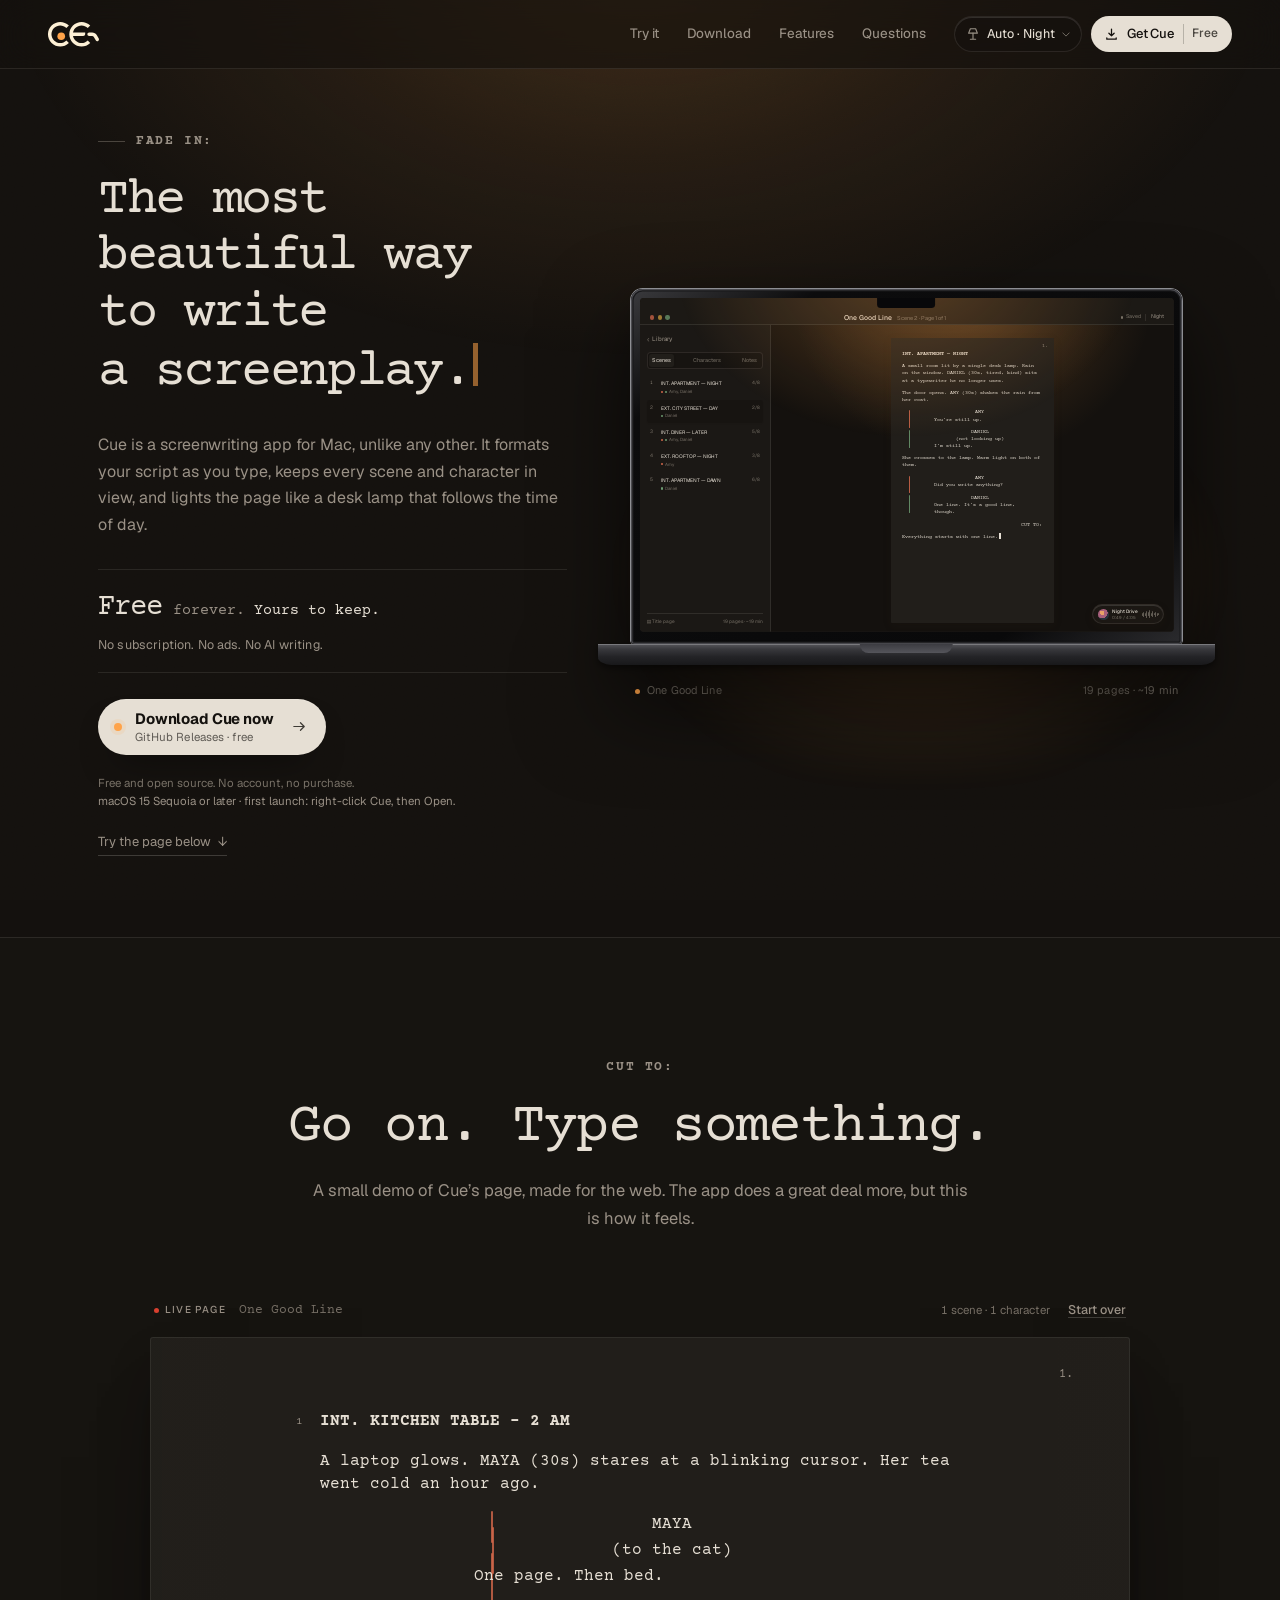
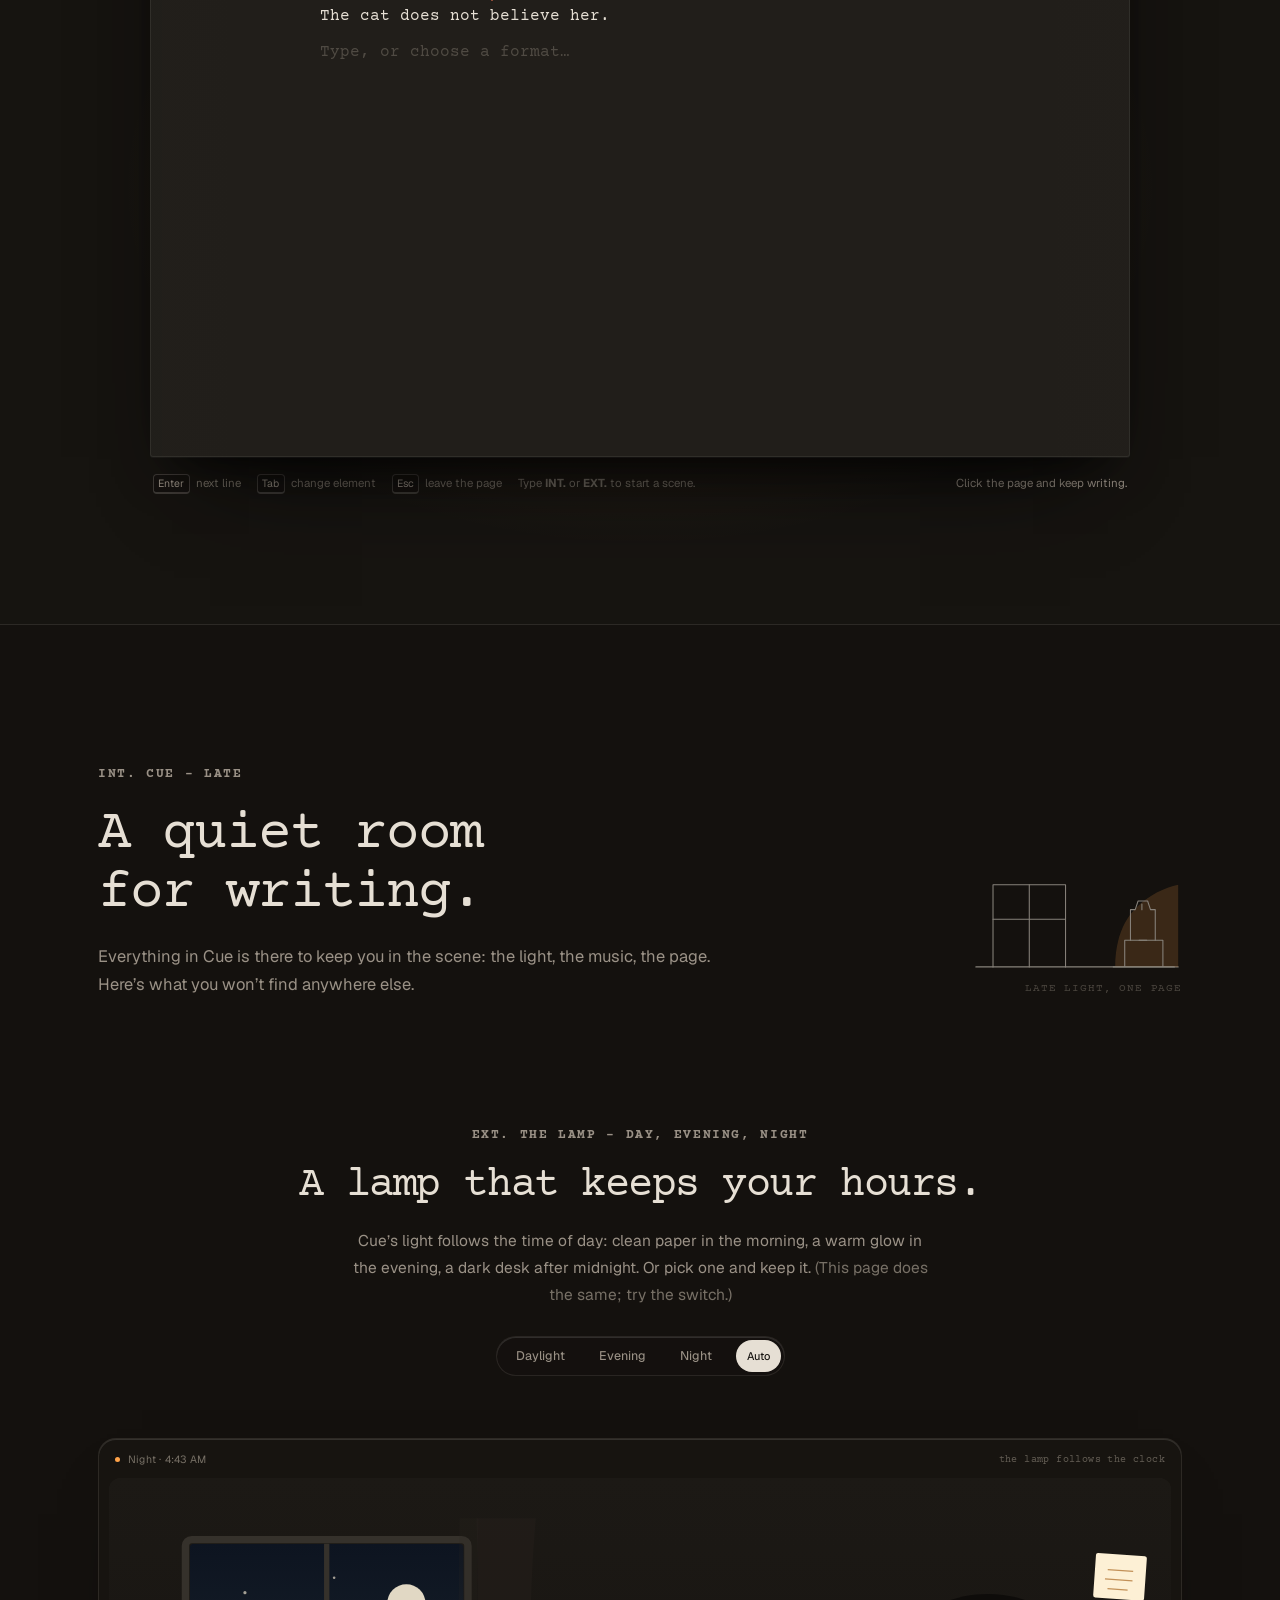
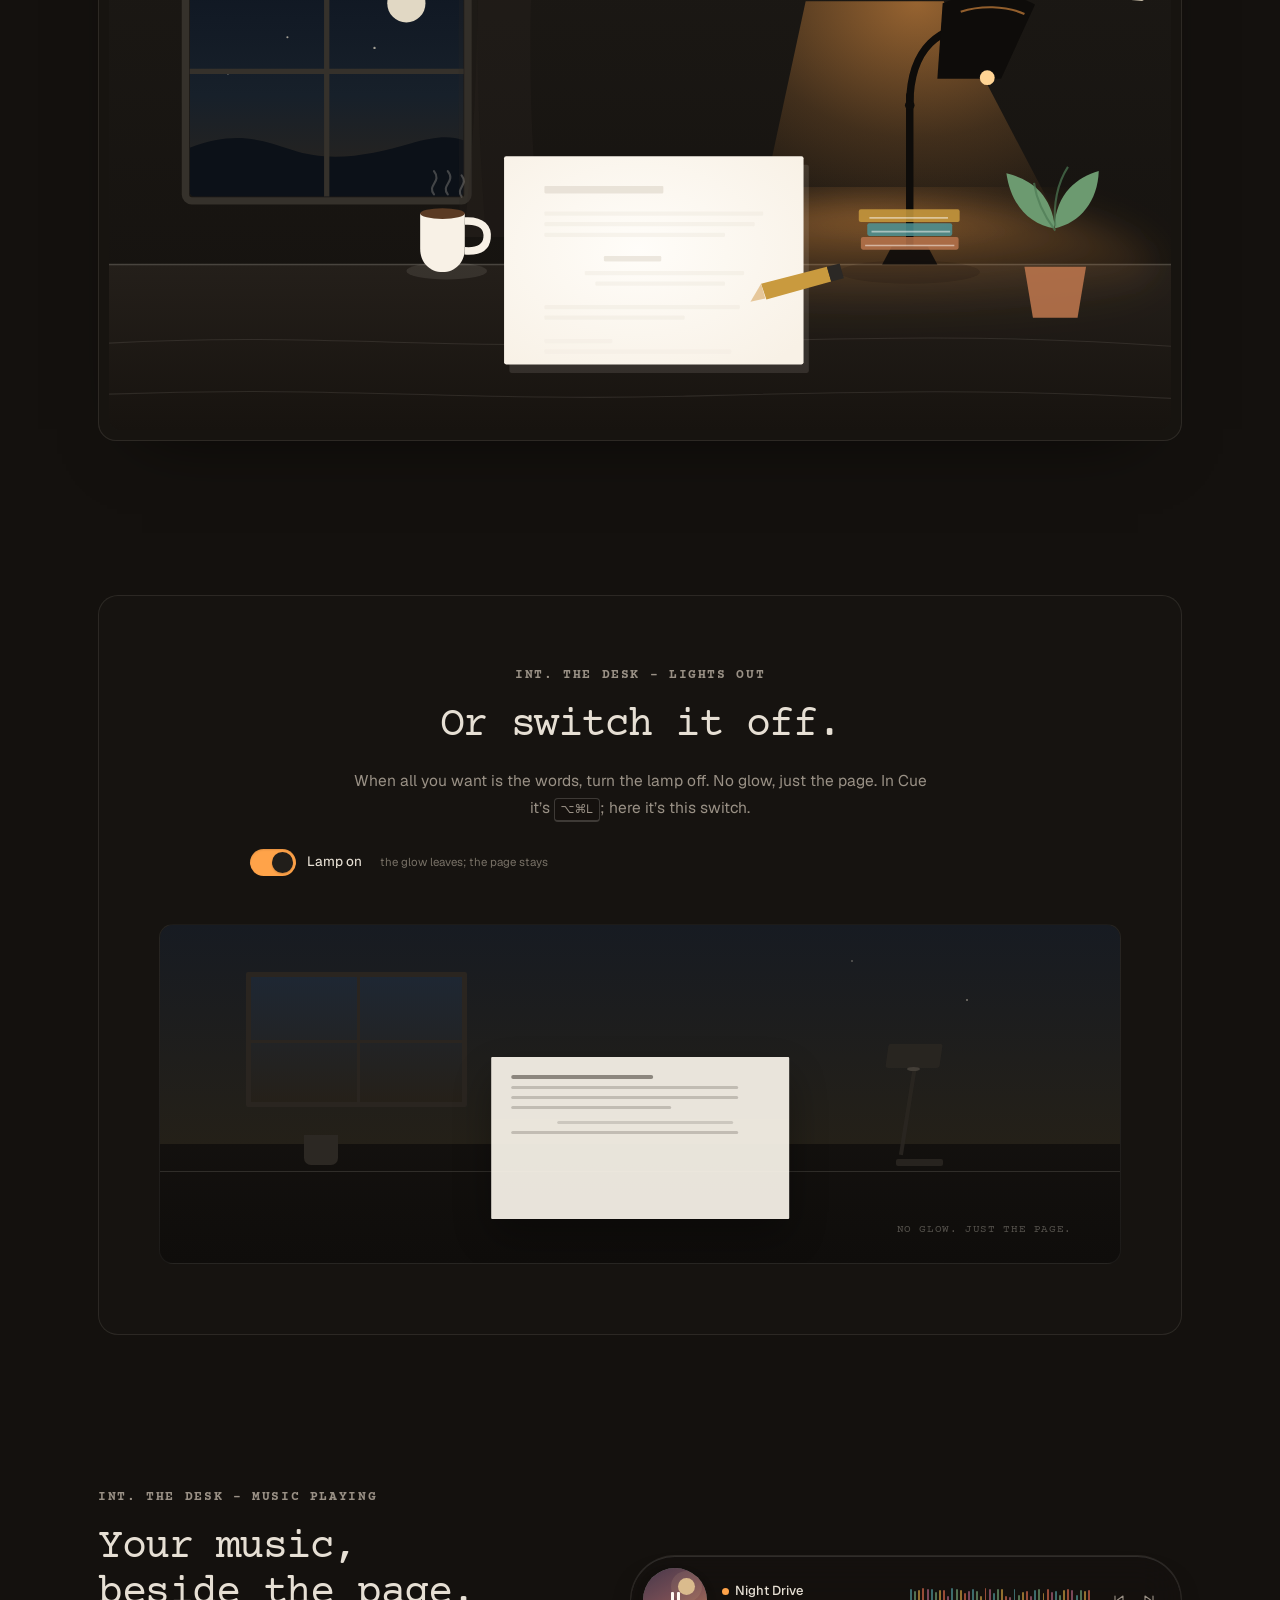
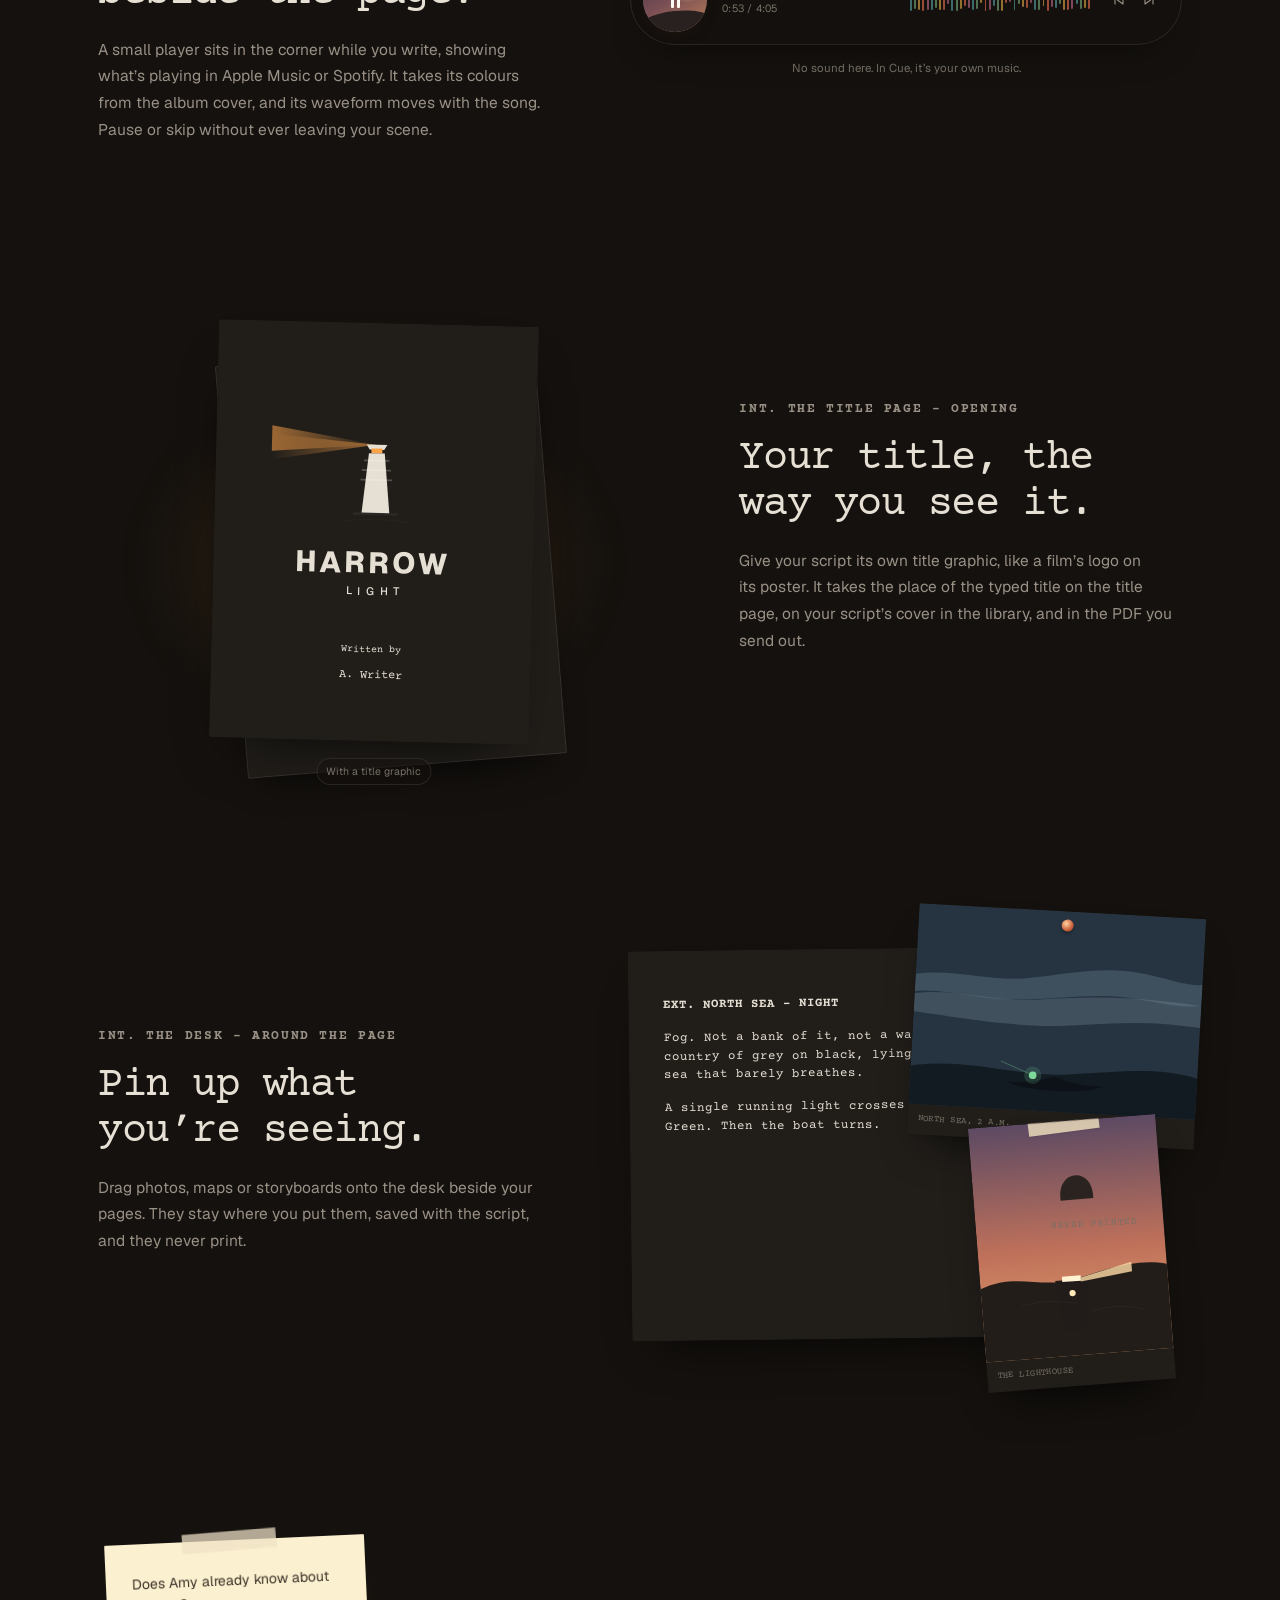
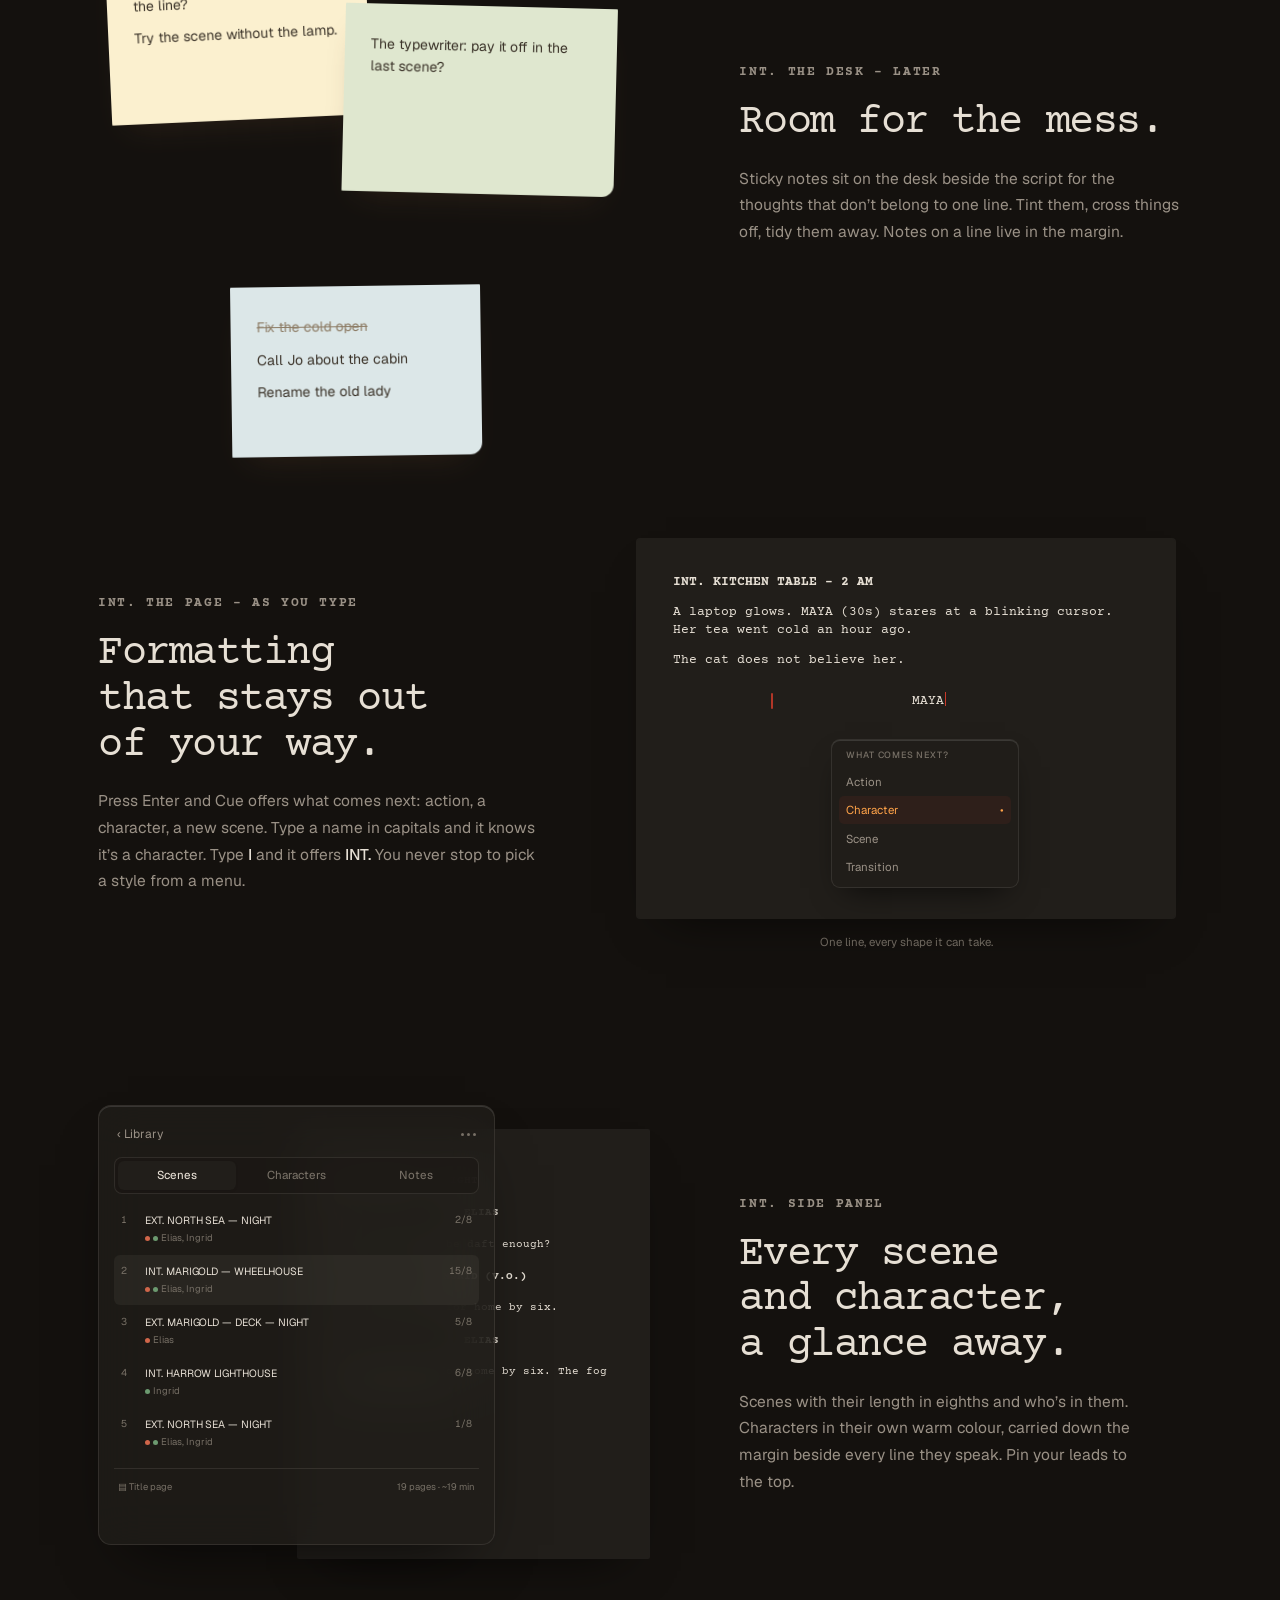
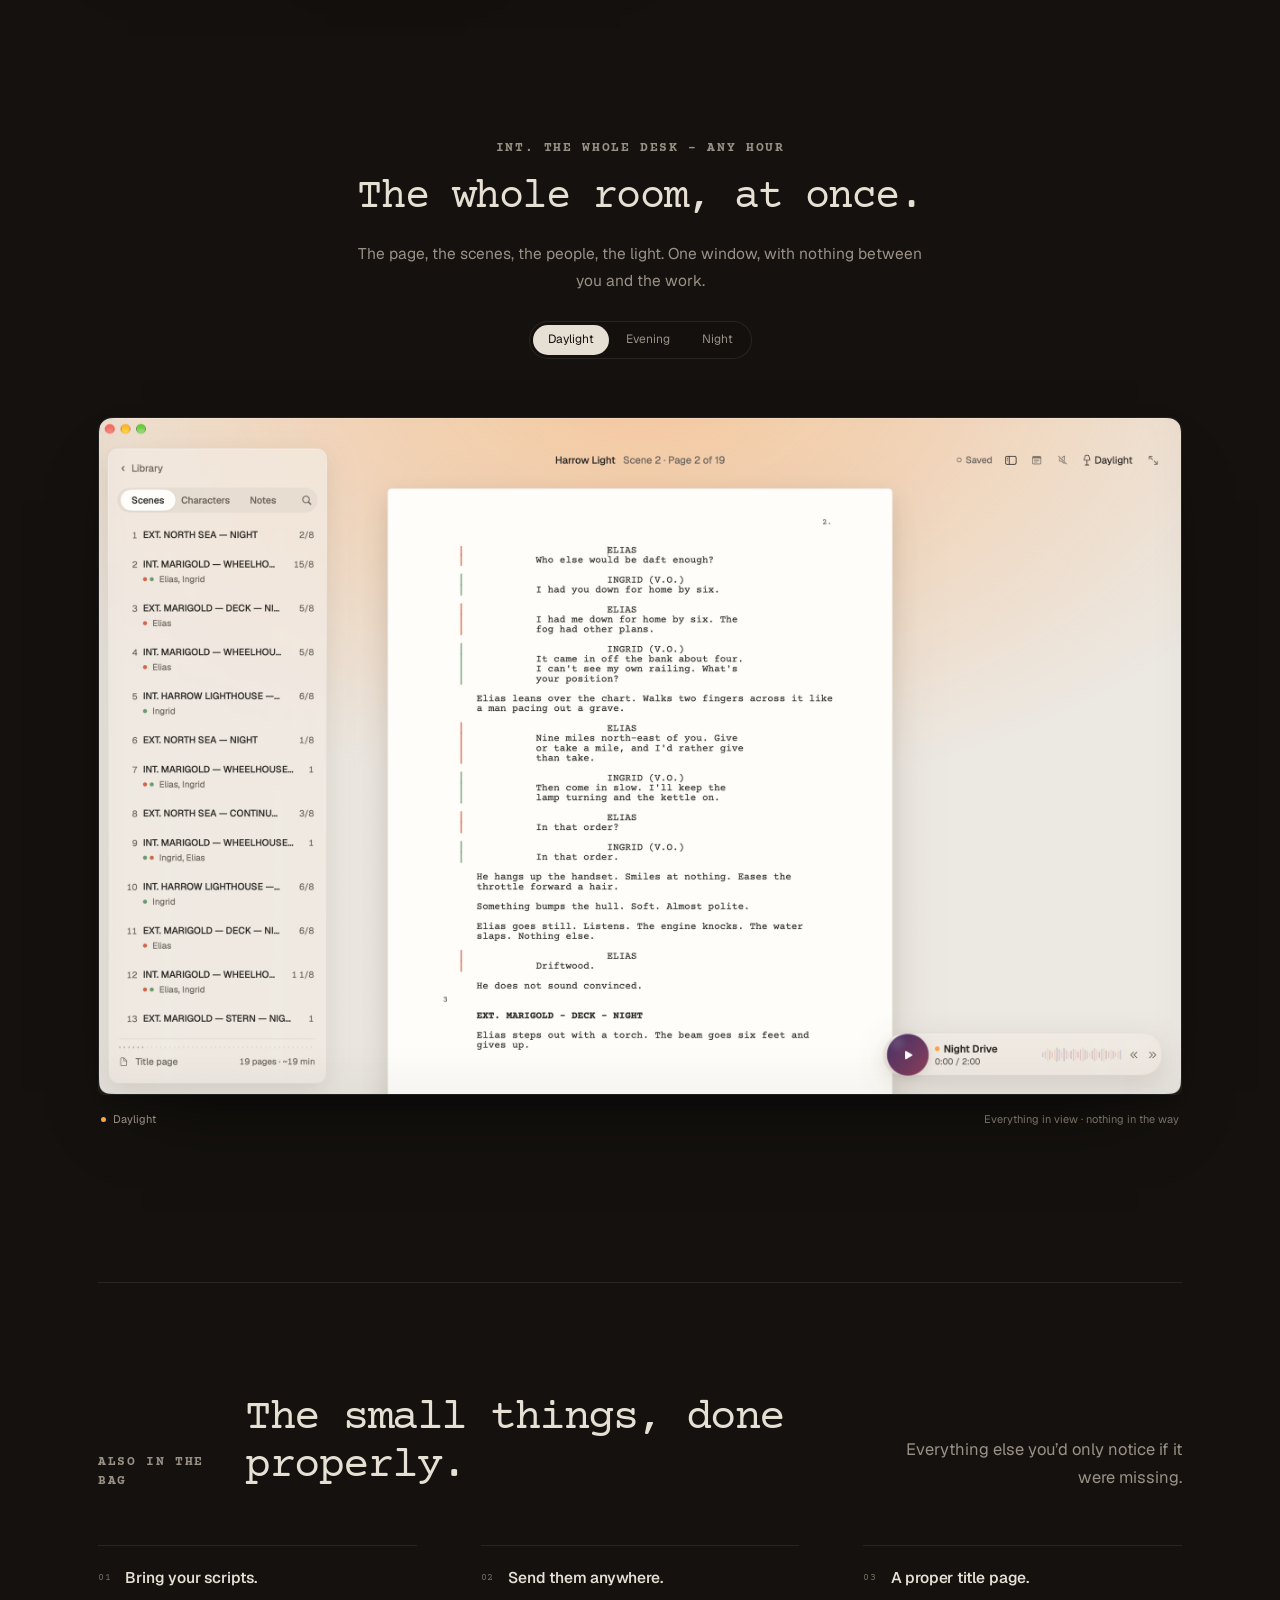
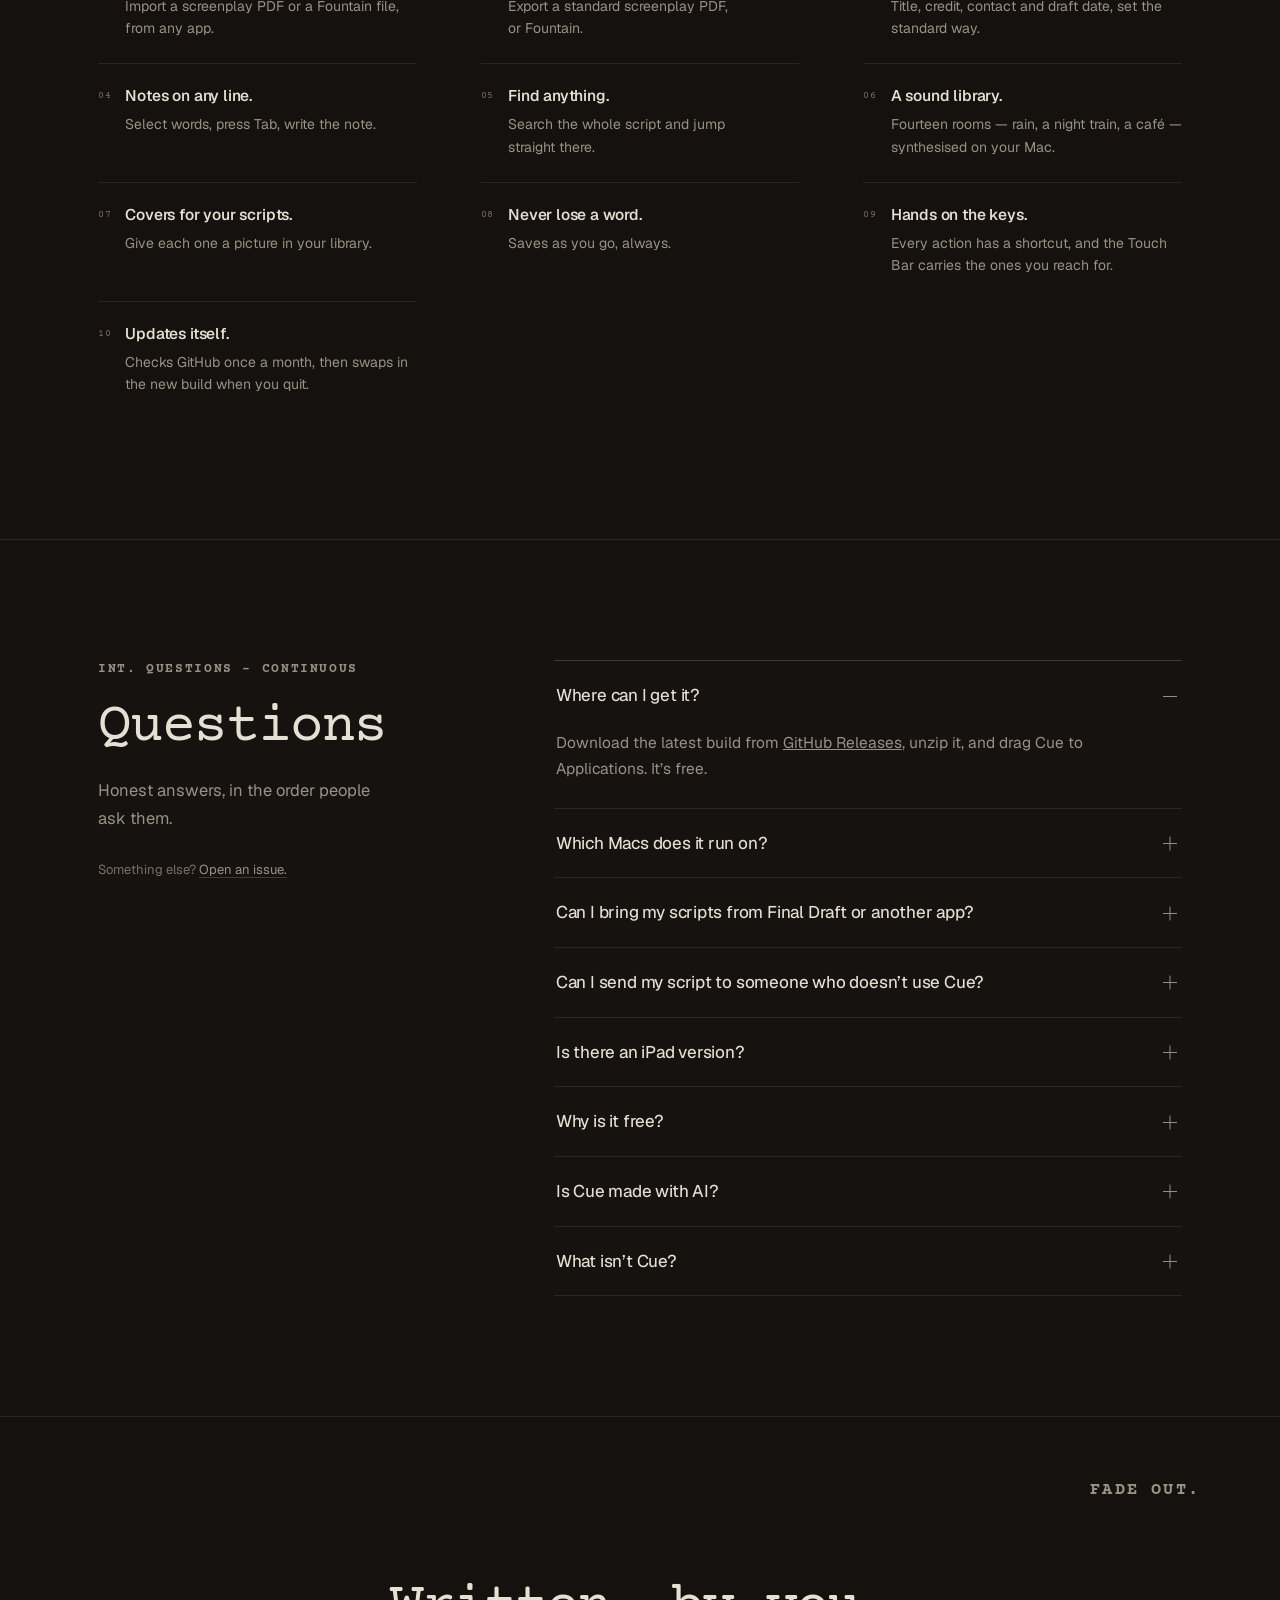
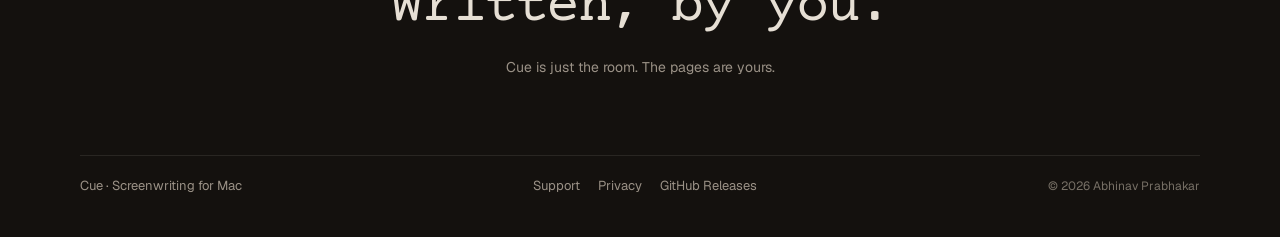
<file: docs/index.html>
<!doctype html>
<html lang="en" data-lamp="daylight" data-lit="on">
<head>
  <meta charset="utf-8">
  <meta name="viewport" content="width=device-width, initial-scale=1">
  <script>
    /* Set the lamp before first paint so the page never flashes the wrong light. */
    (function () {
      var root = document.documentElement;
      var choice = "auto";
      try { choice = localStorage.getItem("cue.lamp") || "auto"; } catch (error) {}
      if (choice !== "auto" && choice !== "daylight" && choice !== "evening" && choice !== "night") choice = "auto";
      var lamp = choice;
      if (choice === "auto") {
        var hour = new Date().getHours();
        lamp = hour >= 7 && hour < 17 ? "daylight" : hour >= 17 && hour < 21 ? "evening" : "night";
      }
      root.dataset.lamp = lamp;
      root.dataset.lampChoice = choice;
      var lit = "on";
      try { lit = localStorage.getItem("cue.lit") === "off" ? "off" : "on"; } catch (error) {}
      root.dataset.lit = lit;
      var meta = document.querySelector('meta[name="theme-color"]');
      if (meta) meta.setAttribute("content", lamp === "night" ? "#14110E" : lamp === "evening" ? "#E8DFD4" : "#ECE9E4");
      root.classList.add("js");
    })();
  </script>

  <title>Cue · Screenwriting for Mac</title>
  <meta name="description" content="The most beautiful way to write a screenplay. Cue is a calm screenwriting app for Mac. Free to download, yours to keep. No subscription, no ads, no AI writing.">
  <link rel="canonical" href="https://abhinav-prabhakar.github.io/CueScreenWriter/">
  <meta name="color-scheme" content="light dark">
  <meta name="theme-color" content="#ECE9E4">
  <meta name="format-detection" content="telephone=no">

  <meta property="og:type" content="website">
  <meta property="og:site_name" content="Cue">
  <meta property="og:url" content="https://abhinav-prabhakar.github.io/CueScreenWriter/">
  <meta property="og:title" content="Cue · Screenwriting for Mac">
  <meta property="og:description" content="The most beautiful way to write a screenplay. A calm screenwriting app for Mac. Free to download, yours to keep. No subscription, no ads, no AI writing.">
  <meta property="og:image" content="https://abhinav-prabhakar.github.io/CueScreenWriter/assets/og/cue-og.png">
  <meta property="og:image:width" content="1200">
  <meta property="og:image:height" content="630">
  <meta property="og:image:alt" content="Cue, the most beautiful way to write a screenplay, beside a warm page from the editor.">
  <meta name="twitter:card" content="summary_large_image">
  <meta name="twitter:title" content="Cue · Screenwriting for Mac">
  <meta name="twitter:description" content="The most beautiful way to write a screenplay. Free. No subscription, no ads, no AI writing.">
  <meta name="twitter:image" content="https://abhinav-prabhakar.github.io/CueScreenWriter/assets/og/cue-og.png">

  <link rel="icon" href="assets/favicons/favicon.ico" sizes="any">
  <link rel="icon" type="image/png" sizes="32x32" href="assets/favicons/favicon-32.png">
  <link rel="icon" type="image/png" sizes="16x16" href="assets/favicons/favicon-16.png">
  <link rel="apple-touch-icon" sizes="180x180" href="assets/favicons/apple-touch-icon.png">
  <link rel="manifest" href="assets/favicons/site.webmanifest">
  <meta name="msapplication-config" content="assets/favicons/browserconfig.xml">
  <meta name="msapplication-TileColor" content="#ECE9E4">

  <link rel="preload" href="assets/fonts/Geist.ttf" as="font" type="font/ttf" crossorigin>
  <link rel="preload" href="assets/fonts/CourierPrime-Regular.ttf" as="font" type="font/ttf" crossorigin>
  <link rel="stylesheet" href="assets/css/site.css">

  <script type="application/ld+json">
  {
    "@context": "https://schema.org",
    "@type": "SoftwareApplication",
    "name": "Cue",
    "operatingSystem": "macOS 15 Sequoia or later",
    "applicationCategory": "ProductivityApplication",
    "description": "The most beautiful way to write a screenplay. Cue formats your script as you type, keeps every scene and character in view, and lights the page like a desk lamp that follows the time of day.",
    "url": "https://abhinav-prabhakar.github.io/CueScreenWriter/",
    "image": "https://abhinav-prabhakar.github.io/CueScreenWriter/assets/og/cue-og.png",
    "downloadUrl": "https://github.com/Abhinav-Prabhakar/CueScreenWriter/releases/latest",
    "offers": {
      "@type": "Offer",
      "price": "0",
      "priceCurrency": "USD",
      "availability": "https://schema.org/InStock"
    },
    "publisher": {
      "@type": "Person",
      "name": "Abhinav Prabhakar"
    }
  }
  </script>
</head>
<body>
  <a class="skip-link" href="#main">Skip to content</a>
  <div class="lamp-glow" aria-hidden="true"></div>
  <div class="grain" aria-hidden="true"></div>

  <header class="site-header">
    <div class="header-inner">
      <a class="brand" href="#top" aria-label="Cue, back to the top">
        <svg class="cue-mark" viewBox="0 0 518.11 248.63" aria-hidden="true" focusable="false">
          <path class="mark-body" d="M212.24,36.42c-48.54-48.56-127.26-48.57-175.81-.03-48.56,48.54-48.57,127.26-.03,175.81,48.54,48.56,127.26,48.57,175.81.03l.03-.03-25.11-25.11c-34.68,34.69-90.91,34.7-125.6.02-34.69-34.68-34.7-90.91-.02-125.6,34.68-34.69,90.91-34.7,125.6-.02,0,0,.02.02,.02.02l25.11-25.11Z"/>
          <circle class="mark-pupil" cx="134.36" cy="144.49" r="38.94"/>
          <path class="mark-body" d="M428.99,36.42c-48.54-48.56-127.26-48.57-175.81-.03-48.56,48.54-48.57,127.26-.03,175.81,48.54,48.56,127.26,48.57,175.81.03,0,0,.02-.02,.03-.03l-25.11-25.11c-34.68,34.69-90.91,34.7-125.6.02-34.69-34.68-34.7-90.91-.02-125.6,34.68-34.69,90.91-34.7,125.6-.02,0,0,.02.02,.02.02l25.11-25.11Z"/>
          <path class="mark-body" d="M234.49,106.56h143.33s0,15.19,0,15.19c0,11.22-9.1,20.32-20.32,20.32h0s-123.01,0-123.01,0v-35.51Z"/>
          <path class="mark-body" d="M417.82,106.56h29.65c20.18,0,38.82,10.77,48.9,28.25l19.35,33.47c4.9,8.5,1.99,19.36-6.51,24.26-8.5,4.9-19.36,1.99-24.26-6.51l-19.35-33.47c-3.74-6.49-10.65-10.49-18.14-10.5h-29.65c-9.8,0-17.75-7.95-17.75-17.75,0-9.8,7.95-17.75,17.75-17.75Z"/>
        </svg>
      </a>

      <nav class="primary-nav" aria-label="Primary">
        <a href="#try">Try it</a>
        <a href="#download">Download</a>
        <a href="#features">Features</a>
        <a href="#questions">Questions</a>
      </nav>

      <div class="header-actions">
        <div class="lamp-picker" data-lamp-picker>
          <button class="lamp-trigger" type="button" id="lamp-trigger" aria-haspopup="dialog" aria-expanded="false" aria-controls="lamp-menu">
            <span class="lamp-trigger-icon" aria-hidden="true">
              <svg viewBox="0 0 16 16" fill="none" stroke="currentColor" stroke-width="1.3" stroke-linecap="round" stroke-linejoin="round">
                <path d="M5 2h6l2 5H3l2-5Z"/><path d="M8 7v6M5 14h6"/>
              </svg>
            </span>
            <span class="lamp-trigger-label" data-lamp-label>Auto · Daylight</span>
            <svg class="chev" viewBox="0 0 10 6" aria-hidden="true"><path d="m1 1 4 4 4-4" fill="none" stroke="currentColor" stroke-width="1.2" stroke-linecap="round" stroke-linejoin="round"/></svg>
          </button>

          <div class="lamp-menu" id="lamp-menu" role="dialog" aria-label="Lamp" hidden>
            <div class="lamp-menu-head">
              <p class="lamp-menu-title">Lamp</p>
              <p class="lamp-menu-note">The whole page follows.</p>
            </div>
            <div class="lamp-options" role="radiogroup" aria-label="Light">
              <button class="lamp-option" type="button" role="radio" aria-checked="true" data-lamp-choice="auto">
                <span class="lamp-swatch lamp-swatch--auto" aria-hidden="true">
                  <svg viewBox="0 0 20 20"><circle cx="10" cy="10" r="7"/><path d="M10 6v4l2.6 1.6"/></svg>
                </span>
                <span class="lamp-option-text"><strong>Auto</strong><small>Follows the time of day</small></span>
                <span class="lamp-check" aria-hidden="true"></span>
              </button>
              <button class="lamp-option" type="button" role="radio" aria-checked="false" data-lamp-choice="daylight">
                <span class="lamp-swatch lamp-swatch--day" aria-hidden="true">
                  <svg viewBox="0 0 20 20"><circle cx="10" cy="10" r="3.4"/><path d="M10 2v2M10 16v2M2 10h2M16 10h2M4.4 4.4l1.4 1.4M14.2 14.2l1.4 1.4M15.6 4.4l-1.4 1.4M5.8 14.2l-1.4 1.4"/></svg>
                </span>
                <span class="lamp-option-text"><strong>Daylight</strong><small>Clean paper, clear shadow</small></span>
                <span class="lamp-check" aria-hidden="true"></span>
              </button>
              <button class="lamp-option" type="button" role="radio" aria-checked="false" data-lamp-choice="evening">
                <span class="lamp-swatch lamp-swatch--eve" aria-hidden="true">
                  <svg viewBox="0 0 20 20"><path d="M3 14a7 7 0 0 1 14 0"/><path d="M1.5 14h17M10 3v2M4.4 6.4l1.4 1.4M15.6 6.4l-1.4 1.4"/></svg>
                </span>
                <span class="lamp-option-text"><strong>Evening</strong><small>Warm paper, low sun</small></span>
                <span class="lamp-check" aria-hidden="true"></span>
              </button>
              <button class="lamp-option" type="button" role="radio" aria-checked="false" data-lamp-choice="night">
                <span class="lamp-swatch lamp-swatch--night" aria-hidden="true">
                  <svg viewBox="0 0 20 20"><path d="M16.2 12.4A7 7 0 0 1 7.6 3.8a7 7 0 1 0 8.6 8.6Z"/></svg>
                </span>
                <span class="lamp-option-text"><strong>Night</strong><small>Dark desk, lit page</small></span>
                <span class="lamp-check" aria-hidden="true"></span>
              </button>
            </div>
            <div class="lamp-menu-foot">
              <span>⌥⌘L in the app</span>
              <button class="lit-toggle" type="button" data-lit-toggle role="switch" aria-checked="true">
                <span class="lit-toggle-track" aria-hidden="true"><span></span></span>
                <span data-lit-label>Lamp on</span>
              </button>
            </div>
          </div>
        </div>

        <a class="btn btn--header" href="https://github.com/Abhinav-Prabhakar/CueScreenWriter/releases/latest/download/Cue.zip" target="_blank" rel="noopener">
          <svg class="btn-icon" viewBox="0 0 16 16" aria-hidden="true" fill="none" stroke="currentColor" stroke-width="1.35" stroke-linecap="round" stroke-linejoin="round"><path d="M8 2.2v7.2M5.2 6.6 8 9.4l2.8-2.8M3 11.6v1.4h10v-1.4"/></svg>
          <span>Get Cue</span>
          <span class="header-price">Free</span>
        </a>

        <button class="nav-toggle" type="button" aria-expanded="false" aria-controls="mobile-menu">
          <span class="nav-toggle-lines" aria-hidden="true"><span></span><span></span></span>
          <span class="sr-only">Menu</span>
        </button>
      </div>
    </div>

    <div class="mobile-menu" id="mobile-menu" hidden>
      <nav aria-label="Mobile">
        <a href="#try"><span>Try it</span><span class="mm-index">01</span></a>
        <a href="#download"><span>Download</span><span class="mm-index">02</span></a>
        <a href="#features"><span>Features</span><span class="mm-index">03</span></a>
        <a href="#questions"><span>Questions</span><span class="mm-index">04</span></a>
      </nav>
      <div class="mobile-menu-foot">
        <a class="btn btn--full" href="https://github.com/Abhinav-Prabhakar/CueScreenWriter/releases/latest/download/Cue.zip" target="_blank" rel="noopener">
          <svg class="btn-icon" viewBox="0 0 16 16" aria-hidden="true" fill="none" stroke="currentColor" stroke-width="1.35" stroke-linecap="round" stroke-linejoin="round"><path d="M8 2.2v7.2M5.2 6.6 8 9.4l2.8-2.8M3 11.6v1.4h10v-1.4"/></svg>
          Download Cue — Free
        </a>
        <p>macOS 15 Sequoia or later · Free download</p>
      </div>
    </div>
  </header>

  <main id="main">
    <section class="hero" id="top">
      <div class="wrap hero-grid">
        <div class="hero-copy">
          <p class="slug slug--hero"><span class="slug-rule" aria-hidden="true"></span>FADE IN:</p>
          <h1 class="hero-title" aria-label="The most beautiful way to write a screenplay.">
            <span aria-hidden="true">The most</span>
            <span aria-hidden="true">beautiful way</span>
            <span aria-hidden="true">to write</span>
            <span class="typed-line" aria-hidden="true"><span class="typed-word" data-typed="a screenplay.">a screenplay.</span><span class="typed-caret"></span></span>
          </h1>
          <p class="lede">Cue is a screenwriting app for Mac, unlike any other. It formats your script as you type, keeps every scene and character in view, and lights the page like a desk lamp that follows the time of day.</p>

          <div class="offer" id="download">
            <p class="offer-price"><span class="price">Free</span><span class="price-tail">forever. <strong>Yours to keep.</strong></span></p>
            <p class="offer-promise">No subscription. No ads. No AI writing.</p>
          </div>

          <div class="hero-actions">
            <a class="btn btn--store" href="https://github.com/Abhinav-Prabhakar/CueScreenWriter/releases/latest/download/Cue.zip" target="_blank" rel="noopener">
              <span class="store-dot" aria-hidden="true"></span>
              <span class="store-text"><strong>Download Cue now</strong><small>GitHub Releases · free</small></span>
              <svg class="store-arrow" viewBox="0 0 18 18" aria-hidden="true" fill="none" stroke="currentColor" stroke-width="1.3" stroke-linecap="round" stroke-linejoin="round"><path d="M3 9h11M10 5l4 4-4 4"/></svg>
            </a>
            <p class="launch-note">Free and open source. No account, no purchase.<br><span>macOS 15 Sequoia or later · first launch: right-click Cue, then Open.</span></p>
          </div>

          <a class="try-link" href="#try">Try the page below <span class="try-arrow" aria-hidden="true">↓</span></a>
        </div>

        <div class="hero-device">
          <div class="device-halo" aria-hidden="true"></div>
          <div class="macbook" role="img" aria-label="Cue on a MacBook: a screenplay called One Good Line, lit by a warm desk lamp.">
            <div class="macbook-lid">
              <div class="macbook-screen">
                <div class="screen-light" aria-hidden="true"></div>
                <div class="app-window">
                  <div class="app-titlebar">
                    <div class="traffic" aria-hidden="true"><i></i><i></i><i></i></div>
                    <div class="app-doc"><span class="app-doc-name">One Good Line</span><span class="app-doc-meta">Scene 2 · Page 1 of 1</span></div>
                    <div class="app-status"><span class="saved-dot"></span><span>Saved</span><span class="status-sep"></span><span class="status-lamp">Daylight</span></div>
                  </div>
                  <div class="app-body">
                    <aside class="app-sidebar" aria-hidden="true">
                      <div class="app-sidebar-top"><span class="back-chev">‹</span> Library</div>
                      <div class="app-tabs"><span class="is-active">Scenes</span><span>Characters</span><span>Notes</span></div>
                      <ol class="app-scenes">
                        <li><span class="scene-no">1</span><span class="scene-name">INT. APARTMENT — NIGHT</span><span class="scene-len">4/8</span><span class="scene-people"><i style="--c:#D0664A"></i><i style="--c:#6C9A70"></i>Amy, Daniel</span></li>
                        <li><span class="scene-no">2</span><span class="scene-name">EXT. CITY STREET — DAY</span><span class="scene-len">2/8</span><span class="scene-people"><i style="--c:#6C9A70"></i>Daniel</span></li>
                        <li><span class="scene-no">3</span><span class="scene-name">INT. DINER — LATER</span><span class="scene-len">5/8</span><span class="scene-people"><i style="--c:#D0664A"></i><i style="--c:#6C9A70"></i>Amy, Daniel</span></li>
                        <li><span class="scene-no">4</span><span class="scene-name">EXT. ROOFTOP — NIGHT</span><span class="scene-len">3/8</span><span class="scene-people"><i style="--c:#D0664A"></i>Amy</span></li>
                        <li><span class="scene-no">5</span><span class="scene-name">INT. APARTMENT — DAWN</span><span class="scene-len">6/8</span><span class="scene-people"><i style="--c:#6C9A70"></i>Daniel</span></li>
                      </ol>
                      <div class="app-sidebar-foot"><span>▤ Title page</span><span>19 pages · ~19 min</span></div>
                    </aside>
                    <div class="app-desk" aria-hidden="true">
                      <article class="app-paper">
                        <div class="app-page-no">1.</div>
                        <p class="app-scene">INT. APARTMENT — NIGHT</p>
                        <p class="app-action">A small room lit by a single desk lamp. Rain on the window. DANIEL (30s, tired, kind) sits at a typewriter he no longer uses.</p>
                        <p class="app-action">The door opens. AMY (30s) shakes the rain from her coat.</p>
                        <div class="app-speech" style="--c:#D0664A">
                          <span class="app-bar"></span>
                          <p class="app-character">AMY</p>
                          <p class="app-dialogue">You’re still up.</p>
                        </div>
                        <div class="app-speech" style="--c:#6C9A70">
                          <span class="app-bar"></span>
                          <p class="app-character">DANIEL</p>
                          <p class="app-paren">(not looking up)</p>
                          <p class="app-dialogue">I’m still up.</p>
                        </div>
                        <p class="app-action">She crosses to the lamp. Warm light on both of them.</p>
                        <div class="app-speech" style="--c:#D0664A">
                          <span class="app-bar"></span>
                          <p class="app-character">AMY</p>
                          <p class="app-dialogue">Did you write anything?</p>
                        </div>
                        <div class="app-speech" style="--c:#6C9A70">
                          <span class="app-bar"></span>
                          <p class="app-character">DANIEL</p>
                          <p class="app-dialogue">One line. It’s a good line, though.</p>
                        </div>
                        <p class="app-transition">CUT TO:</p>
                        <p class="app-action app-type-line"><span data-mock-type>Everything starts with one line.</span><span class="app-caret"></span></p>
                      </article>
                      <div class="app-music">
                        <span class="app-music-art"></span>
                        <span class="app-music-text"><strong>Night Drive</strong><small>0:49 / 4:05</small></span>
                        <span class="app-wave" aria-hidden="true"><i></i><i></i><i></i><i></i><i></i><i></i><i></i><i></i><i></i><i></i><i></i><i></i></span>
                      </div>
                    </div>
                  </div>
                </div>
              </div>
              <div class="macbook-notch" aria-hidden="true"></div>
            </div>
            <div class="macbook-base" aria-hidden="true"><span></span></div>
          </div>
          <div class="device-caption" aria-hidden="true">
            <span><i class="caption-dot"></i> One Good Line</span>
            <span>19 pages · ~19 min</span>
          </div>
        </div>
      </div>
    </section>

    <section class="try-section" id="try">
      <div class="wrap">
        <header class="section-head section-head--center reveal">
          <p class="slug">CUT TO:</p>
          <h2>Go on. Type something.</h2>
          <p class="section-note">A small demo of Cue’s page, made for the web. The app does a great deal more, but this is how it feels.</p>
        </header>

        <div class="demo-shell reveal">
          <div class="demo-toolbar">
            <div class="demo-title">
              <span class="demo-live"><i aria-hidden="true"></i> Live page</span>
              <span class="demo-doc">One Good Line</span>
            </div>
            <div class="demo-actions">
              <span class="demo-meta" id="demo-meta" aria-live="polite">1 scene · 2 characters</span>
              <button class="text-button" type="button" id="demo-reset">Start over</button>
            </div>
          </div>

          <div class="paper-stage">
            <noscript>
              <article class="script-paper script-paper--static">
                <div class="page-corner">1.</div>
                <p class="sp-scene">INT. KITCHEN TABLE - 2 AM</p>
                <p class="sp-action">A laptop glows. MAYA (30s) stares at a blinking cursor. Her tea went cold an hour ago.</p>
                <p class="sp-character">MAYA</p>
                <p class="sp-paren">(to the cat)</p>
                <p class="sp-dialogue">One page. Then bed.</p>
                <p class="sp-action">The cat does not believe her.</p>
                <p class="sp-note">The demo needs JavaScript. The rest of the page reads just fine.</p>
              </article>
            </noscript>

            <article class="script-paper" id="script-page" aria-label="Screenplay demo page">
              <div class="page-corner">1.</div>
              <div class="editor" id="editor"></div>
            </article>

            <div class="demo-chooser-layer" id="chooser-layer"></div>
          </div>

          <div class="demo-foot">
            <p class="demo-instructions" id="demo-instructions">
              <span><kbd>Enter</kbd> next line</span>
              <span><kbd>Tab</kbd> change element</span>
              <span><kbd>Esc</kbd> leave the page</span>
              <span class="demo-instructions-extra">Type <strong>INT.</strong> or <strong>EXT.</strong> to start a scene.</span>
            </p>
            <p class="demo-status" id="demo-status" role="status" aria-live="polite">Click the page and keep writing.</p>
          </div>
          <a class="demo-exit" href="#features">Skip the editor and go to the features</a>
        </div>
      </div>
    </section>

    <section class="features" id="features">
      <div class="wrap">
        <header class="features-intro reveal">
          <div class="features-intro-copy">
            <p class="slug">INT. CUE – LATE</p>
            <h2>A quiet room for writing.</h2>
            <p class="section-note">Everything in Cue is there to keep you in the scene: the light, the music, the page. Here’s what you won’t find anywhere else.</p>
          </div>
          <div class="room-mark" aria-hidden="true">
            <svg viewBox="0 0 220 120" fill="none">
              <path class="rm-line" d="M4 112h212"/>
              <path class="rm-line" d="M22 112V26h76v86"/>
              <path class="rm-line" d="M22 62h76M60 26v86"/>
              <path class="rm-glow" d="M150 112c0-27 8-48 22-62 13-13 30-21 44-24v86h-66Z"/>
              <path class="rm-line" d="M148 112h64M160 112V84h40v28"/>
              <path class="rm-line" d="M166 84V52h5l3-9h10l3 9h5v32"/>
              <path class="rm-line" d="M178 52v-6M175 84h8"/>
            </svg>
            <span class="room-caption">late light, one page</span>
          </div>
        </header>

        <!-- 1 · Lamp -->
        <article class="feature feature--wide reveal" id="feature-lamp">
          <div class="feature-copy feature-copy--center">
            <p class="slug">EXT. THE LAMP – DAY, EVENING, NIGHT</p>
            <h3>A lamp that keeps your hours.</h3>
            <p class="feature-body">Cue’s light follows the time of day: clean paper in the morning, a warm glow in the evening, a dark desk after midnight. Or pick one and keep it. <span class="soft-note">(This page does the same; try the switch.)</span></p>
            <div class="lamp-switch" role="group" aria-label="Preview the lamp">
              <button type="button" data-page-lamp="daylight" aria-pressed="false">Daylight</button>
              <button type="button" data-page-lamp="evening" aria-pressed="false">Evening</button>
              <button type="button" data-page-lamp="night" aria-pressed="false">Night</button>
              <button class="lamp-switch-auto" type="button" data-page-lamp="auto" aria-pressed="false">Auto</button>
            </div>
          </div>

          <div class="lamp-scene-frame">
            <div class="scene-caption"><span class="scene-caption-dot"></span><span data-scene-label>Daylight · 9:41</span><span class="scene-caption-spacer"></span><span class="scene-caption-hint">the lamp follows the clock</span></div>
            <svg class="lamp-scene" viewBox="0 0 1000 520" role="img" aria-label="A warm desk beside a window: a lamp lights a screenplay page, a cup of coffee and a stack of books.">
              <defs>
                <linearGradient id="wallDay" x1="0" y1="0" x2="0" y2="1"><stop offset="0" stop-color="#FAF5EC"/><stop offset="1" stop-color="#F2ECE2"/></linearGradient>
                <linearGradient id="wallEve" x1="0" y1="0" x2="0" y2="1"><stop offset="0" stop-color="#F6E9D7"/><stop offset="1" stop-color="#EDDDC8"/></linearGradient>
                <linearGradient id="wallNight" x1="0" y1="0" x2="0" y2="1"><stop offset="0" stop-color="#1C1915"/><stop offset="1" stop-color="#14110E"/></linearGradient>
                <linearGradient id="deskDay" x1="0" y1="0" x2="0" y2="1"><stop offset="0" stop-color="#E7E0D5"/><stop offset="1" stop-color="#D8CFC2"/></linearGradient>
                <linearGradient id="deskEve" x1="0" y1="0" x2="0" y2="1"><stop offset="0" stop-color="#E6D5C1"/><stop offset="1" stop-color="#D4BEA6"/></linearGradient>
                <linearGradient id="deskNight" x1="0" y1="0" x2="0" y2="1"><stop offset="0" stop-color="#241F1A"/><stop offset="1" stop-color="#17130F"/></linearGradient>
                <linearGradient id="skyDay" x1="0" y1="0" x2="0" y2="1"><stop offset="0" stop-color="#DCEBF0"/><stop offset=".65" stop-color="#EFF3EC"/><stop offset="1" stop-color="#F7E8CF"/></linearGradient>
                <linearGradient id="skyEve" x1="0" y1="0" x2="0" y2="1"><stop offset="0" stop-color="#EBC9A6"/><stop offset=".55" stop-color="#F3C48C"/><stop offset="1" stop-color="#E9A268"/></linearGradient>
                <linearGradient id="skyNight" x1="0" y1="0" x2="0" y2="1"><stop offset="0" stop-color="#0D1420"/><stop offset=".6" stop-color="#17202A"/><stop offset="1" stop-color="#2B241C"/></linearGradient>
                <radialGradient id="lampGlow" cx=".5" cy="0" r=".9"><stop offset="0" stop-color="#FFA349" stop-opacity=".55"/><stop offset=".55" stop-color="#FFA349" stop-opacity=".18"/><stop offset="1" stop-color="#FFA349" stop-opacity="0"/></radialGradient>
                <radialGradient id="paperGlow" cx=".45" cy=".45" r=".7"><stop offset="0" stop-color="#FFFDF9"/><stop offset="1" stop-color="#F8F1E6"/></radialGradient>
                <clipPath id="windowClip"><rect x="76" y="62" width="258" height="238" rx="4"/></clipPath>
                <filter id="soft"><feGaussianBlur stdDeviation="16"/></filter>
              </defs>

              <rect class="scene-wall scene-wall--day" width="1000" height="520" fill="url(#wallDay)"/>
              <rect class="scene-wall scene-wall--eve" width="1000" height="520" fill="url(#wallEve)"/>
              <rect class="scene-wall scene-wall--night" width="1000" height="520" fill="url(#wallNight)"/>

              <g clip-path="url(#windowClip)">
                <rect class="sky sky--day" x="76" y="62" width="258" height="238" fill="url(#skyDay)"/>
                <rect class="sky sky--eve" x="76" y="62" width="258" height="238" fill="url(#skyEve)"/>
                <rect class="sky sky--night" x="76" y="62" width="258" height="238" fill="url(#skyNight)"/>
                <circle class="sun sky--day" cx="276" cy="118" r="22" fill="#FFF6DC" opacity=".9"/>
                <circle class="sun sky--eve" cx="276" cy="200" r="26" fill="#FFD79A" opacity=".95"/>
                <circle class="moon sky--night" cx="280" cy="118" r="18" fill="#F4E9D2" opacity=".92"/>
                <g class="stars sky--night" fill="#F4E9D2" opacity=".65">
                  <circle cx="128" cy="108" r="1.5"/><circle cx="168" cy="150" r="1"/><circle cx="212" cy="94" r="1.2"/><circle cx="250" cy="160" r="1.1"/><circle cx="112" cy="184" r="1"/>
                </g>
                <path class="hills sky--day" d="M76 252c42-18 66-9 96 2 38 14 77 4 112-7 21-7 36-9 50-4v57H76v-48Z" fill="#C9D4BF"/>
                <path class="hills sky--eve" d="M76 250c42-14 66-7 96 4 38 14 77 3 112-8 21-7 36-8 50-3v57H76v-50Z" fill="#B98C6A" opacity=".65"/>
                <path class="hills sky--night" d="M76 254c42-16 66-8 96 2 38 13 77 4 112-6 21-6 36-8 50-3v55H76v-48Z" fill="#0C1118"/>
              </g>
              <g class="window-frame">
                <rect x="72" y="58" width="266" height="246" rx="6" fill="none" stroke="currentColor" stroke-width="7"/>
                <path d="M205 62v238M76 182h258" stroke="currentColor" stroke-width="5"/>
              </g>

              <g class="curtain">
                <path d="M346 38h56c-8 90-7 194 4 300h-72c12-108 15-212 12-300Z" fill="currentColor" opacity=".28"/>
                <path d="M330 38h18c-3 94-1 197 7 300h-25c-1-104-1-207 0-300Z" fill="currentColor" opacity=".18"/>
              </g>

              <rect class="scene-desk scene-desk--day" x="0" y="364" width="1000" height="156" fill="url(#deskDay)"/>
              <rect class="scene-desk scene-desk--eve" x="0" y="364" width="1000" height="156" fill="url(#deskEve)"/>
              <rect class="scene-desk scene-desk--night" x="0" y="364" width="1000" height="156" fill="url(#deskNight)"/>
              <path class="desk-edge" d="M0 364h1000" stroke="currentColor" stroke-width="1.5" opacity=".22"/>
              <path class="desk-grain" d="M0 438c180-10 300 5 470 1 190-4 330-12 530 2M0 486c220-8 340 7 540 2 160-4 290-8 460 2" stroke="currentColor" fill="none" stroke-width="1" opacity=".10"/>

              <ellipse class="lamp-light-pool" cx="716" cy="366" rx="272" ry="62" fill="url(#lampGlow)" filter="url(#soft)"/>
              <path class="lamp-cone" d="M656 116 600 376h322L786 116Z" fill="url(#lampGlow)" opacity=".65"/>

              <g class="desk-lamp">
                <ellipse cx="754" cy="371" rx="66" ry="11" fill="currentColor" opacity=".14"/>
                <path d="M728 364h52l-9-17h-34l-9 17Z" fill="currentColor" opacity=".9"/>
                <path d="M754 347V205" stroke="currentColor" stroke-width="7" stroke-linecap="round"/>
                <path d="M754 214c0-54 27-76 74-78" stroke="currentColor" stroke-width="7" stroke-linecap="round" fill="none"/>
                <path d="M785 118c25-12 62-12 87 1l-32 70h-60l5-71Z" fill="currentColor"/>
                <path d="M802 126c18-6 42-6 60 2" stroke="#FFA349" stroke-width="2" opacity=".55" fill="none"/>
                <circle class="lamp-bulb" cx="827" cy="188" r="7" fill="#FFD494"/>
                <path d="M754 214h0" stroke="currentColor" stroke-width="9" stroke-linecap="round"/>
              </g>

              <g class="scene-paper">
                <rect x="372" y="262" width="282" height="196" rx="2" fill="currentColor" opacity=".12" transform="translate(5 8)"/>
                <rect x="372" y="262" width="282" height="196" rx="2" fill="url(#paperGlow)"/>
                <rect x="410" y="290" width="112" height="7" rx="1" fill="currentColor" opacity=".82"/>
                <rect x="410" y="314" width="206" height="4" rx="1" fill="currentColor" opacity=".32"/>
                <rect x="410" y="324" width="198" height="4" rx="1" fill="currentColor" opacity=".32"/>
                <rect x="410" y="334" width="170" height="4" rx="1" fill="currentColor" opacity=".32"/>
                <rect x="466" y="356" width="54" height="5" rx="1" fill="currentColor" opacity=".72"/>
                <rect x="448" y="370" width="150" height="4" rx="1" fill="currentColor" opacity=".32"/>
                <rect x="458" y="380" width="122" height="4" rx="1" fill="currentColor" opacity=".32"/>
                <rect x="410" y="402" width="184" height="4" rx="1" fill="currentColor" opacity=".32"/>
                <rect x="410" y="412" width="132" height="4" rx="1" fill="currentColor" opacity=".32"/>
                <rect x="410" y="434" width="64" height="4" rx="1" fill="currentColor" opacity=".22"/>
                <rect x="410" y="444" width="176" height="4" rx="1" fill="currentColor" opacity=".22"/>
              </g>

              <g class="coffee">
                <ellipse cx="318" cy="370" rx="38" ry="8" fill="currentColor" opacity=".10"/>
                <path d="M293 316h42v33c0 13-9 22-21 22s-21-9-21-22v-33Z" fill="#F8F1E6"/>
                <path d="M335 323c17-1 22 7 21 16-1 9-8 13-21 12" fill="none" stroke="#F8F1E6" stroke-width="7"/>
                <ellipse cx="314" cy="316" rx="21" ry="5" fill="#5A3A23"/>
                <g class="steam" stroke="currentColor" fill="none" stroke-width="2" stroke-linecap="round" opacity=".25">
                  <path d="M306 298c-7-9 8-12 0-22"/><path d="M319 298c-7-9 8-12 0-22"/><path d="M332 300c-6-8 7-11 0-20"/>
                </g>
              </g>

              <g class="books">
                <rect x="708" y="338" width="92" height="12" rx="2" fill="#B8744C" opacity=".85"/>
                <rect x="714" y="325" width="80" height="12" rx="2" fill="#4E9396" opacity=".85"/>
                <rect x="706" y="312" width="95" height="12" rx="2" fill="#C99A3E" opacity=".85"/>
                <path d="M716 320h74M718 333h74M712 346h84" stroke="#FFFDF9" stroke-width="1.5" opacity=".5"/>
              </g>

              <g class="plant">
                <path d="M862 366h58l-8 48h-42l-8-48Z" fill="#B8744C" opacity=".9"/>
                <path d="M891 330c-4-38-30-48-46-52 4 28 20 48 46 52ZM890 330c2-34 22-48 42-54-1 28-17 49-42 54Z" fill="#6C9A70"/>
                <path d="M891 328c-2-20 2-41 12-56M891 332c-12-16-18-31-20-45" stroke="#4E7A54" stroke-width="2" fill="none" opacity=".7"/>
              </g>

              <g class="pencil">
                <path d="M614 382l62-16 4 14-61 17-5-15Z" fill="#C99A3E"/>
                <path d="m676 366 12-3 4 14-12 3-4-14Z" fill="#2B2825"/>
                <path d="m614 382-10 17 14-3-4-14Z" fill="#E6C79A"/>
              </g>

              <g class="scene-note">
                <rect x="928" y="72" width="48" height="42" rx="2" fill="#FDF0D5" transform="rotate(4 952 93)"/>
                <path d="M940 87h24M938 96h26M941 105h19" stroke="#9C5206" stroke-width="1.2" opacity=".6" transform="rotate(4 952 93)"/>
              </g>
            </svg>
          </div>
        </article>

        <!-- 2 · Lamp off -->
        <article class="feature feature--wide feature--lamp-off reveal" id="feature-lamp-off">
          <div class="feature-copy feature-copy--center">
            <p class="slug">INT. THE DESK – LIGHTS OUT</p>
            <h3>Or switch it off.</h3>
            <p class="feature-body">When all you want is the words, turn the lamp off. No glow, just the page. In Cue it’s <kbd>⌥⌘L</kbd>; here it’s this switch.</p>
            <div class="lit-switch-row">
              <button class="big-switch" type="button" data-lit-toggle role="switch" aria-checked="true">
                <span class="big-switch-track" aria-hidden="true"><span></span></span>
                <span data-lit-label>Lamp on</span>
              </button>
              <span class="switch-note">the glow leaves; the page stays</span>
            </div>
          </div>

          <div class="dark-desk" aria-hidden="true">
            <div class="dark-sky"><span></span><span></span><span></span></div>
            <div class="dark-window"><i></i><i></i></div>
            <div class="dark-desk-line"></div>
            <div class="dark-paper">
              <span class="dp-scene"></span><span class="dp-line"></span><span class="dp-line"></span><span class="dp-line short"></span><span class="dp-dialogue"></span><span class="dp-line"></span>
            </div>
            <div class="dark-lamp">
              <span class="dl-shade"></span><span class="dl-stem"></span><span class="dl-base"></span><span class="dl-bulb"></span>
            </div>
            <div class="dark-cup"></div>
            <p class="dark-caption">No glow. Just the page.</p>
          </div>
        </article>

        <!-- 3 · Music -->
        <article class="feature feature--split reveal" id="feature-music">
          <div class="feature-copy">
            <p class="slug">INT. THE DESK – MUSIC PLAYING</p>
            <h3>Your music, beside the page.</h3>
            <p class="feature-body">A small player sits in the corner while you write, showing what’s playing in Apple Music or Spotify. It takes its colours from the album cover, and its waveform moves with the song. Pause or skip without ever leaving your scene.</p>
          </div>
          <div class="feature-art">
            <div class="music-demo">
              <div class="music-capsule" id="music-player">
                <button class="album-button" type="button" id="music-toggle" aria-label="Pause Night Drive" aria-pressed="true">
                  <span class="album-art" id="album-art" aria-hidden="true"><span class="album-sun"></span><span class="album-road"></span></span>
                  <span class="album-icon album-icon--pause" aria-hidden="true"><i></i><i></i></span>
                  <span class="album-icon album-icon--play" aria-hidden="true"></span>
                </button>
                <div class="music-info">
                  <p class="music-title"><span class="music-now-dot" aria-hidden="true"></span><strong id="track-title">Night Drive</strong></p>
                  <p class="music-time"><span id="music-elapsed">0:49</span> / <span id="music-total">4:05</span></p>
                </div>
                <span class="waveform" id="waveform" aria-hidden="true"></span>
                <div class="music-controls">
                  <button type="button" class="icon-button" id="music-prev" aria-label="Previous track">
                    <svg viewBox="0 0 20 20" fill="none" stroke="currentColor" stroke-width="1.4" stroke-linecap="round" stroke-linejoin="round"><path d="M5 5v10M15 5l-7 5 7 5V5Z"/></svg>
                  </button>
                  <button type="button" class="icon-button" id="music-next" aria-label="Next track">
                    <svg viewBox="0 0 20 20" fill="none" stroke="currentColor" stroke-width="1.4" stroke-linecap="round" stroke-linejoin="round"><path d="M15 5v10M5 5l7 5-7 5V5Z"/></svg>
                  </button>
                </div>
              </div>
              <p class="art-caption">No sound here. In Cue, it’s your own music.</p>
              <p class="sr-only" id="music-status" role="status" aria-live="polite"></p>
            </div>
          </div>
        </article>

        <!-- 4 · Title page -->
        <article class="feature feature--split feature--flip reveal" id="feature-title">
          <div class="feature-art">
            <div class="title-desk">
              <div class="sheet sheet--under" aria-hidden="true"></div>
              <div class="title-sheet" role="img" aria-label="A title page for Harrow Light, with a lighthouse drawing and a beam of light.">
                <div class="lighthouse" aria-hidden="true">
                  <svg viewBox="0 0 360 210">
                    <defs>
                      <linearGradient id="beam" x1="0" y1="0" x2="1" y2="0"><stop offset="0" stop-color="#FFA349" stop-opacity=".55"/><stop offset="1" stop-color="#FFA349" stop-opacity="0"/></linearGradient>
                    </defs>
                    <path d="M180 54 8 26v42l172-14Z" fill="url(#beam)"/>
                    <path d="M180 54 352 26v42L180 54Z" fill="url(#beam)" transform="rotate(180 180 54)"/>
                    <path d="M164 54h34l-5 8h-24Z" fill="#2B2825"/>
                    <rect x="172" y="60" width="18" height="8" rx="1" fill="#FFA349"/>
                    <path d="M168 68h26l10 100h-46L168 68Z" fill="#2B2825"/>
                    <path d="M160 80h42M157 96h48M155 112h52" stroke="#FFFDF9" stroke-width="3" opacity=".22"/>
                    <path d="M144 168h74" stroke="#2B2825" stroke-width="4"/>
                    <path d="M124 182c32-7 84-7 116 0" stroke="#2B2825" stroke-width="2" fill="none" opacity=".4"/>
                  </svg>
                </div>
                <p class="title-word">HARROW</p>
                <p class="title-word-sub">LIGHT</p>
                <p class="title-credit">Written by</p>
                <p class="title-author">A. Writer</p>
              </div>
              <span class="art-tag art-tag--title">With a title graphic</span>
            </div>
          </div>
          <div class="feature-copy">
            <p class="slug">INT. THE TITLE PAGE – OPENING</p>
            <h3>Your title, the way you see it.</h3>
            <p class="feature-body">Give your script its own title graphic, like a film’s logo on its poster. It takes the place of the typed title on the title page, on your script’s cover in the library, and in the PDF you send out.</p>
          </div>
        </article>

        <!-- 5 · Pins -->
        <article class="feature feature--split reveal" id="feature-pins">
          <div class="feature-copy">
            <p class="slug">INT. THE DESK – AROUND THE PAGE</p>
            <h3>Pin up what you’re seeing.</h3>
            <p class="feature-body">Drag photos, maps or storyboards onto the desk beside your pages. They stay where you put them, saved with the script, and they never print.</p>
          </div>
          <div class="feature-art">
            <div class="pins-board" role="img" aria-label="A screenplay page surrounded by pinned reference photographs of the North Sea and a lighthouse at dusk.">
              <div class="pins-page" aria-hidden="true">
                <p class="pp-scene">EXT. NORTH SEA – NIGHT</p>
                <p class="pp-action">Fog. Not a bank of it, not a wall. A whole country of grey on black, lying flat on a sea that barely breathes.</p>
                <p class="pp-action">A single running light crosses through it. Green. Then the boat turns.</p>
              </div>

              <figure class="pin-photo pin-photo--sea" aria-hidden="true">
                <span class="pin-head"></span>
                <svg viewBox="0 0 300 210">
                  <rect width="300" height="210" fill="#263441"/>
                  <path d="M0 74c40-8 78 4 116-2 45-7 78-17 118-12 29 4 48 11 66 9v22c-30 5-64-7-102-5-54 3-83 13-134 8-22-2-44-5-64-2V74Z" fill="#536877" opacity=".55"/>
                  <path d="M0 94c46-7 82 5 128 0 52-6 91-10 172-3v23c-76-7-112 5-166 7-47 1-92-4-134-8V94Z" fill="#8CA0AB" opacity=".26"/>
                  <path d="M0 170c58-12 113 6 166 0 56-6 92-13 134-3v43H0v-40Z" fill="#131B22"/>
                  <path d="M150 173c20 7 37 9 54 7-12 6-30 8-54 8-22 0-38-2-49-7 17 1 33-2 49-8Z" fill="#0C1217"/>
                  <circle cx="128" cy="173" r="4" fill="#7DDA9A"/>
                  <circle cx="128" cy="173" r="9" fill="#7DDA9A" opacity=".16"/>
                  <path d="M128 173 94 160" stroke="#7DDA9A" stroke-width="1" opacity=".35"/>
                </svg>
                <figcaption>north sea, 2 a.m.</figcaption>
              </figure>

              <figure class="pin-photo pin-photo--tower" aria-hidden="true">
                <span class="tape tape--top"></span>
                <svg viewBox="0 0 240 300">
                  <defs><linearGradient id="dusk" x1="0" y1="0" x2="0" y2="1"><stop offset="0" stop-color="#5D4A63"/><stop offset=".55" stop-color="#C0715A"/><stop offset="1" stop-color="#E0A26D"/></linearGradient></defs>
                  <rect width="240" height="300" fill="url(#dusk)"/>
                  <path d="M0 206c45-18 78 5 118-3 40-8 79-22 122-11v108H0v-94Z" fill="#231D1A"/>
                  <path d="M96 203h42l-7 65H103l-7-65Z" fill="#211C19"/>
                  <path d="M105 198h24v7h-24z" fill="#FFF3D2"/>
                  <path d="m129 201 66-15v12l-66 8v-5Z" fill="#FFDCA6" opacity=".8"/>
                  <path d="M111 96c0-15 9-26 21-26s21 11 21 26v5h-42v-5Z" fill="#2A2320"/>
                  <circle cx="117" cy="220" r="4" fill="#FFE9B8"/>
                  <path d="M50 232c34-8 52-1 72 1M140 245c26-6 48-4 66 3" stroke="#3A302A" stroke-width="1" fill="none" opacity=".5"/>
                </svg>
                <figcaption>the lighthouse</figcaption>
              </figure>

              <span class="pins-note" aria-hidden="true">never printed</span>
            </div>
          </div>
        </article>

        <!-- 6 · Stickies -->
        <article class="feature feature--split feature--flip reveal" id="feature-sticky">
          <div class="feature-art">
            <div class="sticky-board" role="img" aria-label="Three sticky notes with story notes, one with a line crossed out.">
              <div class="sticky sticky--cream" style="--tilt:-2.6deg; --x:0px; --y:0px; --delay:-1.2s">
                <span class="sticky-tape"></span>
                <p>Does Amy already know about the line?</p>
                <p>Try the scene without the lamp.</p>
              </div>
              <div class="sticky sticky--green" style="--tilt:1.4deg; --x:52px; --y:38px; --delay:-3.4s">
                <p>The typewriter: pay it off in the last scene?</p>
              </div>
              <div class="sticky sticky--blue" style="--tilt:-.8deg; --x:16px; --y:112px; --delay:-2.1s">
                <p><s>Fix the cold open</s></p>
                <p>Call Jo about the cabin</p>
                <p>Rename the old lady</p>
              </div>
            </div>
          </div>
          <div class="feature-copy">
            <p class="slug">INT. THE DESK – LATER</p>
            <h3>Room for the mess.</h3>
            <p class="feature-body">Sticky notes sit on the desk beside the script for the thoughts that don’t belong to one line. Tint them, cross things off, tidy them away. Notes on a line live in the margin.</p>
          </div>
        </article>

        <!-- 7 · Formatting -->
        <article class="feature feature--split reveal" id="feature-format">
          <div class="feature-copy">
            <p class="slug">INT. THE PAGE – AS YOU TYPE</p>
            <h3>Formatting that stays out of your way.</h3>
            <p class="feature-body">Press Enter and Cue offers what comes next: action, a character, a new scene. Type a name in capitals and it knows it’s a character. Type <strong>I</strong> and it offers <strong>INT.</strong> You never stop to pick a style from a menu.</p>
          </div>
          <div class="feature-art">
            <div class="format-demo">
              <div class="format-page">
                <div class="fp-scene">INT. KITCHEN TABLE – 2 AM</div>
                <div class="fp-action">A laptop glows. MAYA (30s) stares at a blinking cursor. Her tea went cold an hour ago.</div>
                <div class="fp-action">The cat does not believe her.</div>
                <div class="fp-current" id="format-line">
                  <span class="fp-bar" aria-hidden="true"></span>
                  <span class="fp-text" id="format-text">MAYA</span><span class="fp-caret" aria-hidden="true"></span>
                </div>
                <div class="format-menu" role="group" aria-label="Try an element type">
                  <p class="format-menu-label">What comes next?</p>
                  <div class="format-options">
                    <button type="button" data-format="action" aria-pressed="false">Action</button>
                    <button type="button" data-format="character" aria-pressed="true">Character</button>
                    <button type="button" data-format="scene" aria-pressed="false">Scene</button>
                    <button type="button" data-format="transition" aria-pressed="false">Transition</button>
                  </div>
                </div>
              </div>
              <p class="art-caption">One line, every shape it can take.</p>
              <p class="sr-only" id="format-status" role="status" aria-live="polite"></p>
            </div>
          </div>
        </article>

        <!-- 8 · Side panel -->
        <article class="feature feature--split feature--flip reveal" id="feature-panel">
          <div class="feature-art">
            <div class="panel-demo">
              <div class="panel-paper" aria-hidden="true">
                <p class="panel-scene">EXT. NORTH SEA – NIGHT</p>
                <div class="panel-speech"><span style="--c:#D0664A"></span><p><b>ELIAS</b><br>Who else would be daft enough?</p></div>
                <div class="panel-speech"><span style="--c:#6C9A70"></span><p><b>INGRID (V.O.)</b><br>I had you down for home by six.</p></div>
                <div class="panel-speech"><span style="--c:#D0664A"></span><p><b>ELIAS</b><br>I had me down for home by six. The fog had other plans.</p></div>
              </div>
              <div class="side-panel">
                <div class="sp-top"><span>‹ Library</span><span class="sp-dots" aria-hidden="true"><i></i><i></i><i></i></span></div>
                <div class="sp-tabs" role="tablist" aria-label="Side panel">
                  <button type="button" role="tab" id="tab-scenes" aria-controls="panel-scenes" aria-selected="true">Scenes</button>
                  <button type="button" role="tab" id="tab-characters" aria-controls="panel-characters" aria-selected="false">Characters</button>
                  <button type="button" role="tab" id="tab-notes" aria-controls="panel-notes" aria-selected="false">Notes</button>
                </div>
                <div class="sp-panel" id="panel-scenes" role="tabpanel" aria-labelledby="tab-scenes">
                  <ol class="sp-scenes">
                    <li><span class="n">1</span><span class="t">EXT. NORTH SEA — NIGHT</span><span class="l">2/8</span><span class="ppl"><i style="--c:#D0664A"></i><i style="--c:#6C9A70"></i>Elias, Ingrid</span></li>
                    <li class="is-current"><span class="n">2</span><span class="t">INT. MARIGOLD — WHEELHOUSE</span><span class="l">15/8</span><span class="ppl"><i style="--c:#D0664A"></i><i style="--c:#6C9A70"></i>Elias, Ingrid</span></li>
                    <li><span class="n">3</span><span class="t">EXT. MARIGOLD — DECK — NIGHT</span><span class="l">5/8</span><span class="ppl"><i style="--c:#D0664A"></i>Elias</span></li>
                    <li><span class="n">4</span><span class="t">INT. HARROW LIGHTHOUSE</span><span class="l">6/8</span><span class="ppl"><i style="--c:#6C9A70"></i>Ingrid</span></li>
                    <li><span class="n">5</span><span class="t">EXT. NORTH SEA — NIGHT</span><span class="l">1/8</span><span class="ppl"><i style="--c:#D0664A"></i><i style="--c:#6C9A70"></i>Elias, Ingrid</span></li>
                  </ol>
                </div>
                <div class="sp-panel" id="panel-characters" role="tabpanel" aria-labelledby="tab-characters" hidden>
                  <ul class="sp-characters">
                    <li><i style="--c:#D0664A"></i><span><strong>Elias</strong><small>14 speeches</small></span><span class="pin-mark">Pinned</span></li>
                    <li><i style="--c:#6C9A70"></i><span><strong>Ingrid</strong><small>11 speeches</small></span><span class="pin-mark">Pinned</span></li>
                    <li><i style="--c:#C99A3E"></i><span><strong>Jo</strong><small>4 speeches</small></span></li>
                    <li><i style="--c:#A8607C"></i><span><strong>The Keeper</strong><small>2 speeches</small></span></li>
                  </ul>
                </div>
                <div class="sp-panel" id="panel-notes" role="tabpanel" aria-labelledby="tab-notes" hidden>
                  <ul class="sp-notes">
                    <li><span class="note-color" style="--c:#C99A3E"></span><p>Pay off the lamp in the last scene.</p><small>Page 14</small></li>
                    <li><span class="note-color" style="--c:#6C9A70"></span><p>Ingrid’s voicemail is a letter.</p><small>Page 22</small></li>
                    <li><span class="note-color" style="--c:#D0664A"></span><p>Does Elias know about the light?</p><small>Page 31</small></li>
                  </ul>
                </div>
                <div class="sp-foot"><span>▤ Title page</span><span>19 pages · ~19 min</span></div>
              </div>
            </div>
          </div>
          <div class="feature-copy">
            <p class="slug">INT. SIDE PANEL</p>
            <h3>Every scene and character, a glance away.</h3>
            <p class="feature-body">Scenes with their length in eighths and who’s in them. Characters in their own warm colour, carried down the margin beside every line they speak. Pin your leads to the top.</p>
          </div>
        </article>

        <!-- 9 · Full UI -->
        <article class="feature feature--wide reveal" id="feature-full">
          <div class="feature-copy feature-copy--center">
            <p class="slug">INT. THE WHOLE DESK – ANY HOUR</p>
            <h3>The whole room, at once.</h3>
            <p class="feature-body">The page, the scenes, the people, the light. One window, with nothing between you and the work.</p>
            <div class="ui-switch" role="group" aria-label="Preview Cue at different hours">
              <button type="button" data-ui-mode="daylight" aria-pressed="true">Daylight</button>
              <button type="button" data-ui-mode="evening" aria-pressed="false">Evening</button>
              <button type="button" data-ui-mode="night" aria-pressed="false">Night</button>
            </div>
          </div>

          <div class="full-ui" data-ui-mode="daylight">
            <div class="ui-window">
              <div class="ui-screen">
                <img class="ui-shot is-active" data-shot="daylight" src="assets/shots/full-daylight.png" alt="Cue’s full editor in Daylight: a warm paper page, the scene list, and the music player." width="2400" height="1500" loading="lazy" decoding="async">
                <img class="ui-shot" data-shot="evening" src="assets/shots/full-evening.png" alt="Cue’s full editor in Evening: the same window, lit with a warmer, lower glow." width="2400" height="1500" loading="lazy" decoding="async">
                <img class="ui-shot" data-shot="night" src="assets/shots/full-night.png" alt="Cue’s full editor at Night: a dark desk and a single lit page." width="2400" height="1500" loading="lazy" decoding="async">
                <div class="ui-sheen" aria-hidden="true"></div>
              </div>
            </div>
            <div class="ui-caption">
              <span><i class="caption-dot"></i> <span data-ui-label>Daylight</span></span>
              <span>Everything in view · nothing in the way</span>
            </div>
          </div>
        </article>

        <!-- 10 · Extras -->
        <article class="feature feature--wide feature--extras reveal" id="extras">
          <div class="extras-head">
            <p class="slug">ALSO IN THE BAG</p>
            <h3 class="extras-title">The small things, done properly.</h3>
            <p class="section-note">Everything else you’d only notice if it were missing.</p>
          </div>
          <ol class="extras-grid">
            <li><span class="extra-no">01</span><div><h4>Bring your scripts.</h4><p>Import a screenplay PDF or a Fountain file, from any app.</p></div></li>
            <li><span class="extra-no">02</span><div><h4>Send them anywhere.</h4><p>Export a standard screenplay PDF, or Fountain.</p></div></li>
            <li><span class="extra-no">03</span><div><h4>A proper title page.</h4><p>Title, credit, contact and draft date, set the standard way.</p></div></li>
            <li><span class="extra-no">04</span><div><h4>Notes on any line.</h4><p>Select words, press Tab, write the note.</p></div></li>
            <li><span class="extra-no">05</span><div><h4>Find anything.</h4><p>Search the whole script and jump straight there.</p></div></li>
            <li><span class="extra-no">06</span><div><h4>A sound library.</h4><p>Fourteen rooms — rain, a night train, a café — synthesised on your Mac.</p></div></li>
            <li><span class="extra-no">07</span><div><h4>Covers for your scripts.</h4><p>Give each one a picture in your library.</p></div></li>
            <li><span class="extra-no">08</span><div><h4>Never lose a word.</h4><p>Saves as you go, always.</p></div></li>
            <li><span class="extra-no">09</span><div><h4>Hands on the keys.</h4><p>Every action has a shortcut, and the Touch Bar carries the ones you reach for.</p></div></li>
            <li><span class="extra-no">10</span><div><h4>Updates itself.</h4><p>Checks GitHub once a month, then swaps in the new build when you quit.</p></div></li>
          </ol>
        </article>
      </div>
    </section>

    <section class="questions" id="questions">
      <div class="wrap">
        <div class="questions-grid">
          <header class="questions-head reveal">
            <p class="slug">INT. QUESTIONS – CONTINUOUS</p>
            <h2>Questions</h2>
            <p class="section-note">Honest answers, in the order people ask them.</p>
            <p class="questions-contact">Something else? <a href="https://github.com/Abhinav-Prabhakar/CueScreenWriter/issues" target="_blank" rel="noopener">Open an issue.</a></p>
          </header>

          <div class="faq reveal">
            <details class="faq-item" name="questions" open>
              <summary><span>Where can I get it?</span><span class="faq-icon" aria-hidden="true"></span></summary>
              <div class="faq-answer"><p>Download the latest build from <a href="https://github.com/Abhinav-Prabhakar/CueScreenWriter/releases/latest" target="_blank" rel="noopener">GitHub Releases</a>, unzip it, and drag Cue to Applications. It’s free.</p></div>
            </details>
            <details class="faq-item" name="questions">
              <summary><span>Which Macs does it run on?</span><span class="faq-icon" aria-hidden="true"></span></summary>
              <div class="faq-answer"><p>Any Mac running macOS 15 Sequoia or later.</p></div>
            </details>
            <details class="faq-item" name="questions">
              <summary><span>Can I bring my scripts from Final Draft or another app?</span><span class="faq-icon" aria-hidden="true"></span></summary>
              <div class="faq-answer"><p>Yes, as a PDF or a Fountain file. Cue reads the page and rebuilds the scenes, characters and dialogue. Final Draft’s own .fdx files aren’t supported yet, so export a PDF from Final Draft and import that.</p></div>
            </details>
            <details class="faq-item" name="questions">
              <summary><span>Can I send my script to someone who doesn’t use Cue?</span><span class="faq-icon" aria-hidden="true"></span></summary>
              <div class="faq-answer"><p>Yes. Cue exports a standard screenplay PDF that anyone can read, print or submit, and Fountain, which most screenwriting apps can open.</p></div>
            </details>
            <details class="faq-item" name="questions">
              <summary><span>Is there an iPad version?</span><span class="faq-icon" aria-hidden="true"></span></summary>
              <div class="faq-answer"><p>Not yet. The Mac comes first. An iPad version is planned.</p></div>
            </details>
            <details class="faq-item" name="questions">
              <summary><span>Why is it free?</span><span class="faq-icon" aria-hidden="true"></span></summary>
              <div class="faq-answer"><p>Because a place to write shouldn’t cost more than the coffee you drink while using it. Cue has no servers to run and no subscription to justify, and the source is open on GitHub. Download it, keep it, write.</p></div>
            </details>
            <details class="faq-item" name="questions">
              <summary><span>Is Cue made with AI?</span><span class="faq-icon" aria-hidden="true"></span></summary>
              <div class="faq-answer"><p>Partly, and we’d rather say so. Cue is designed and built by Abhinav Prabhakar, with Claude, an AI coding assistant. The app itself has no AI in it: it doesn’t write for you, read your script or send it anywhere. It only ever suggests words you’ve already written, like a character’s name.</p></div>
            </details>
            <details class="faq-item" name="questions">
              <summary><span>What isn’t Cue?</span><span class="faq-icon" aria-hidden="true"></span></summary>
              <div class="faq-answer"><p>Cue is for writing. It doesn’t do live collaboration, revision colours or production breakdowns. If your production needs those, draft in Cue and finish there.</p></div>
            </details>
          </div>
        </div>
      </div>
    </section>

  </main>

  <footer class="site-footer">
    <div class="wrap footer-inner">
      <p class="footer-fade">FADE OUT.</p>
      <p class="footer-signoff">Written, by you.</p>
      <p class="footer-signoff-note">Cue is just the room. The pages are yours.</p>
      <div class="footer-meta">
        <p class="footer-title">Cue · Screenwriting for Mac</p>
        <nav class="footer-nav" aria-label="Footer">
          <a href="support.html">Support</a>
          <a href="privacy.html">Privacy</a>
          <a href="https://github.com/Abhinav-Prabhakar/CueScreenWriter/releases" target="_blank" rel="noopener">GitHub Releases</a>
        </nav>
        <p class="copyright">© 2026 Abhinav Prabhakar</p>
      </div>
    </div>
  </footer>

  <script src="assets/js/site.js" defer></script>
</body>
</html>
</file>
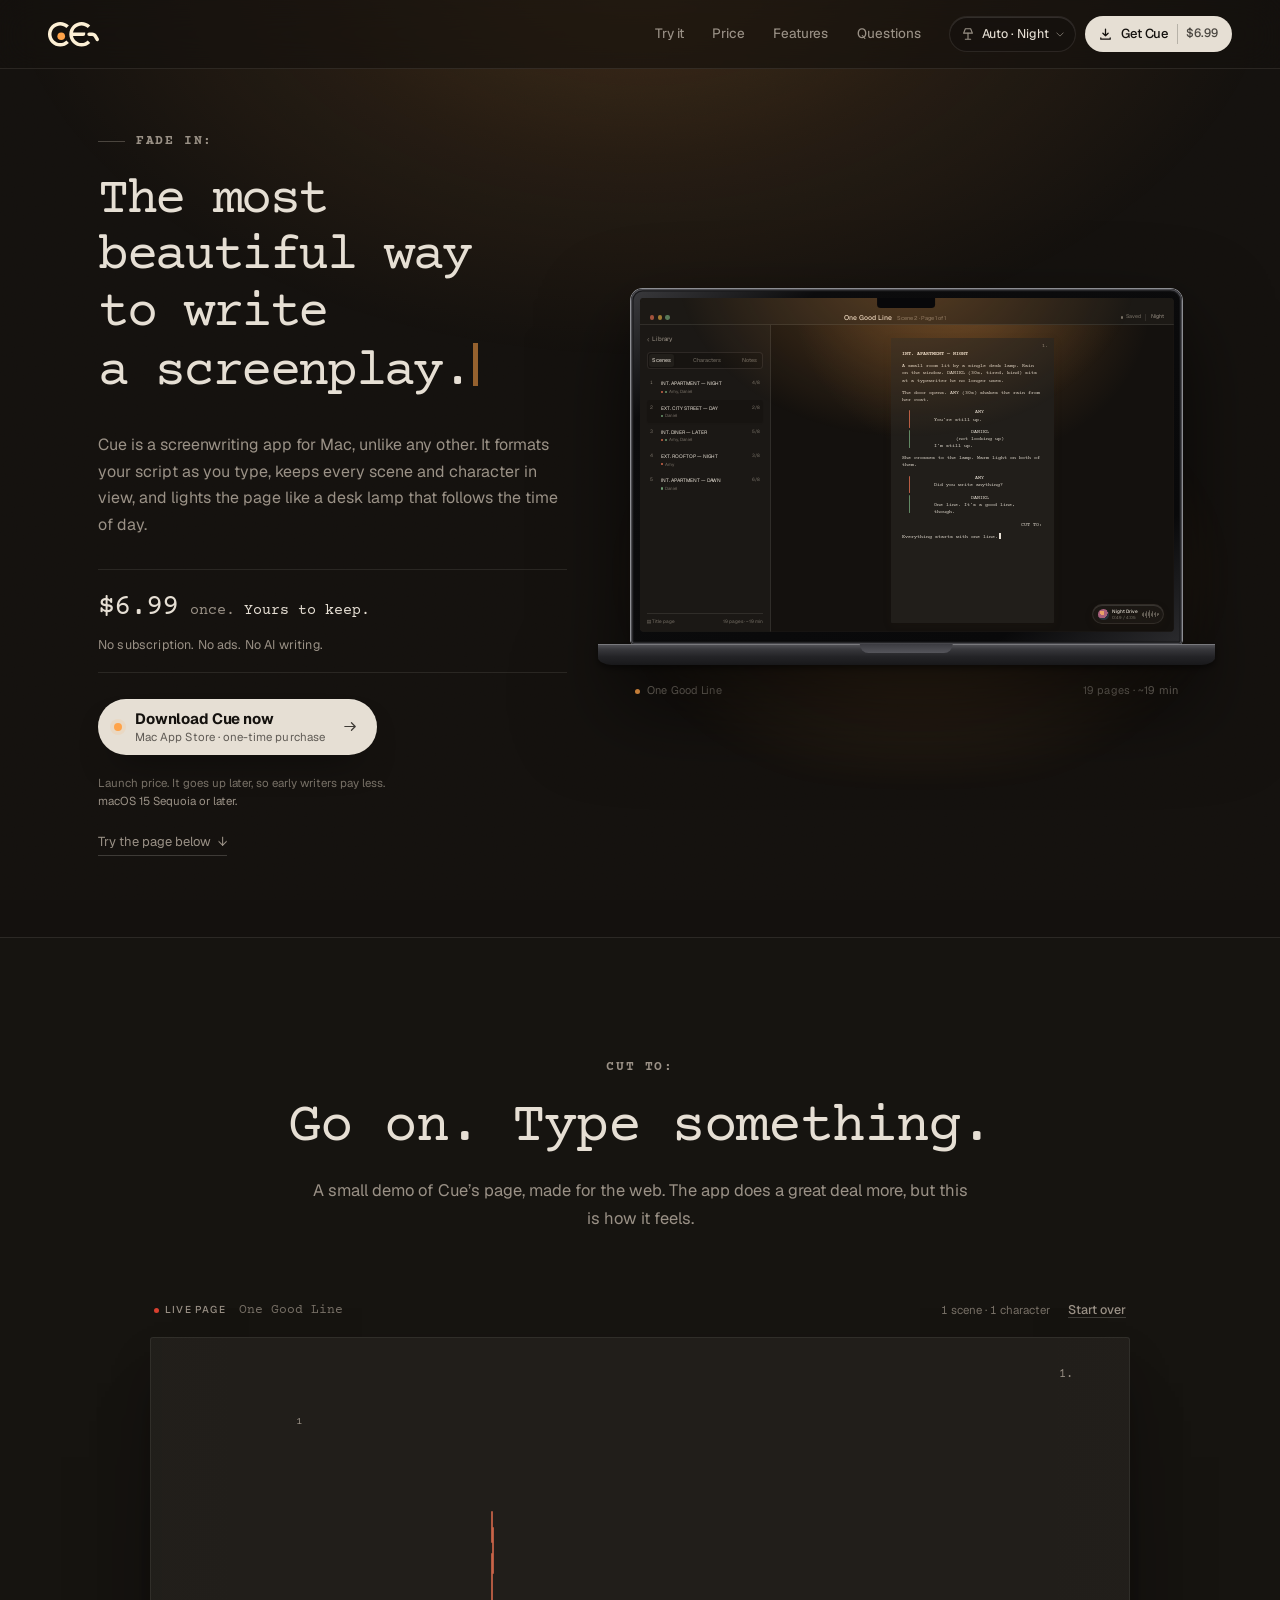
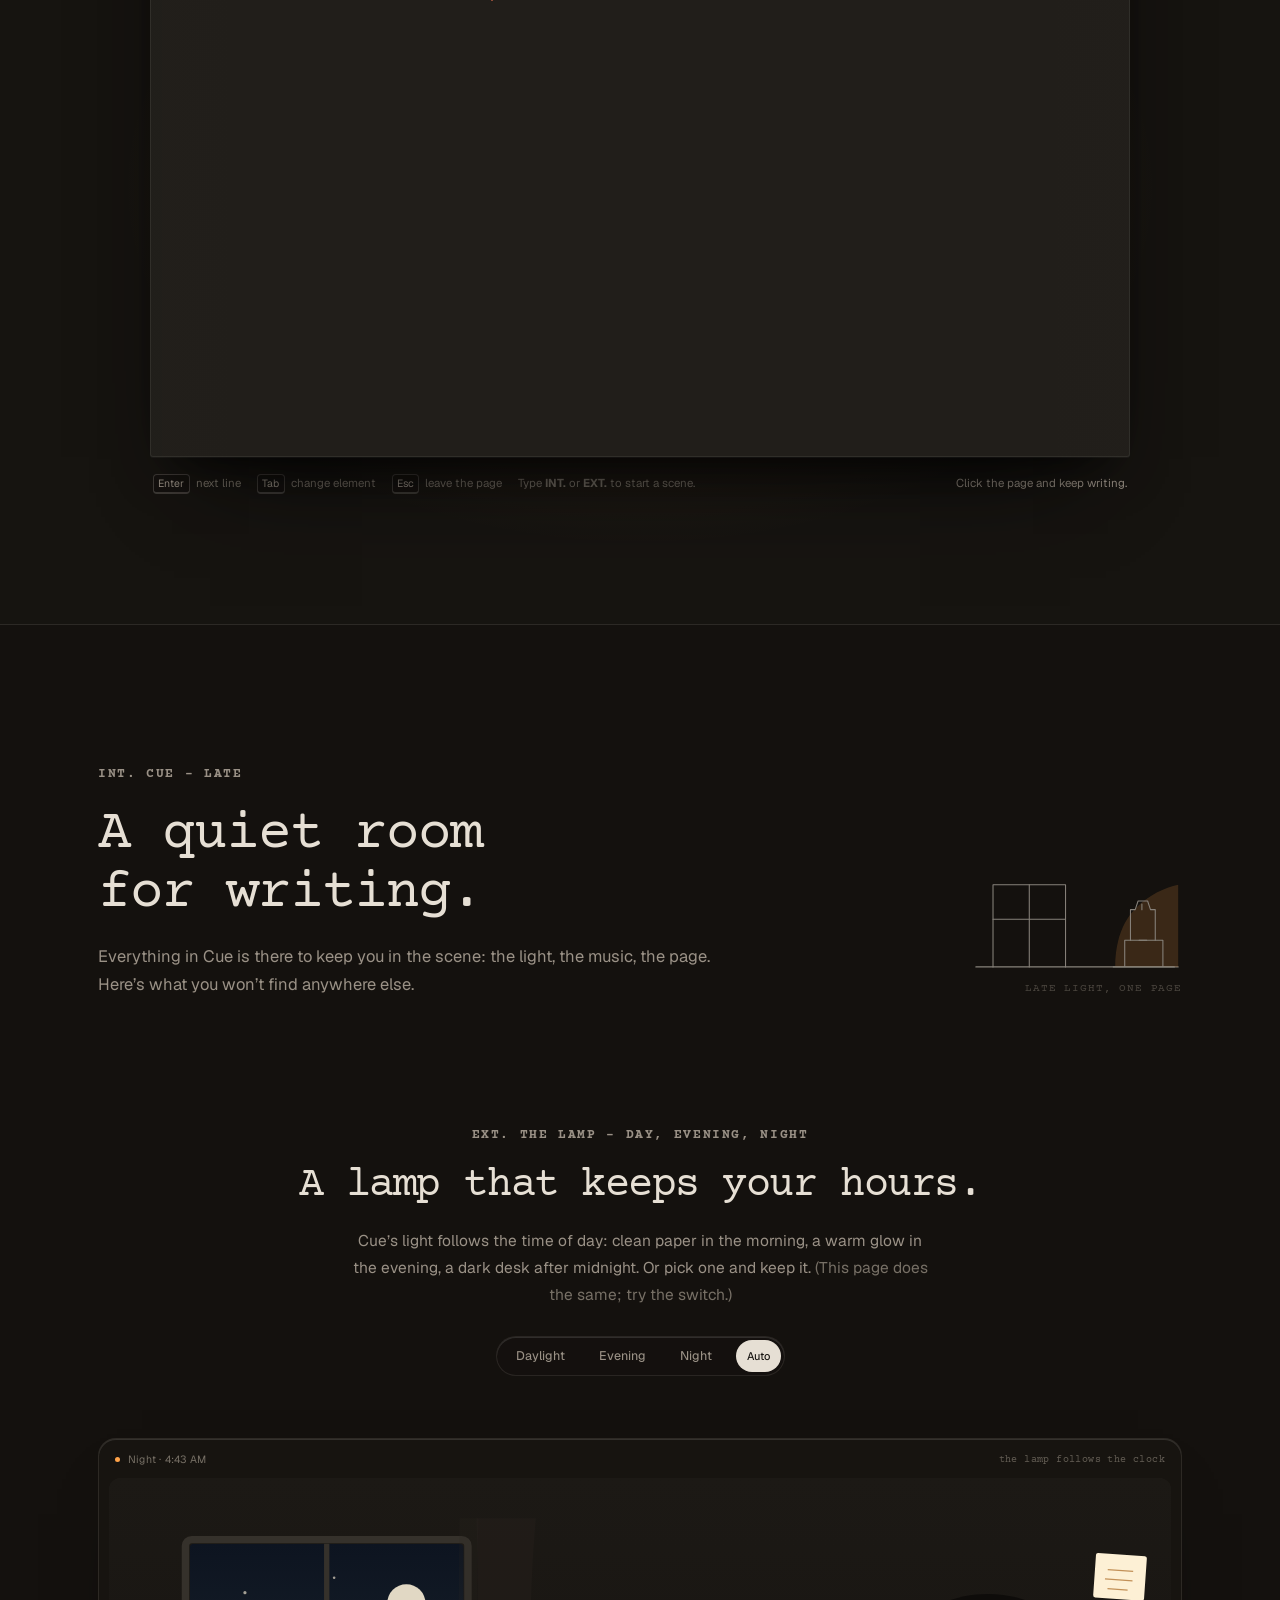
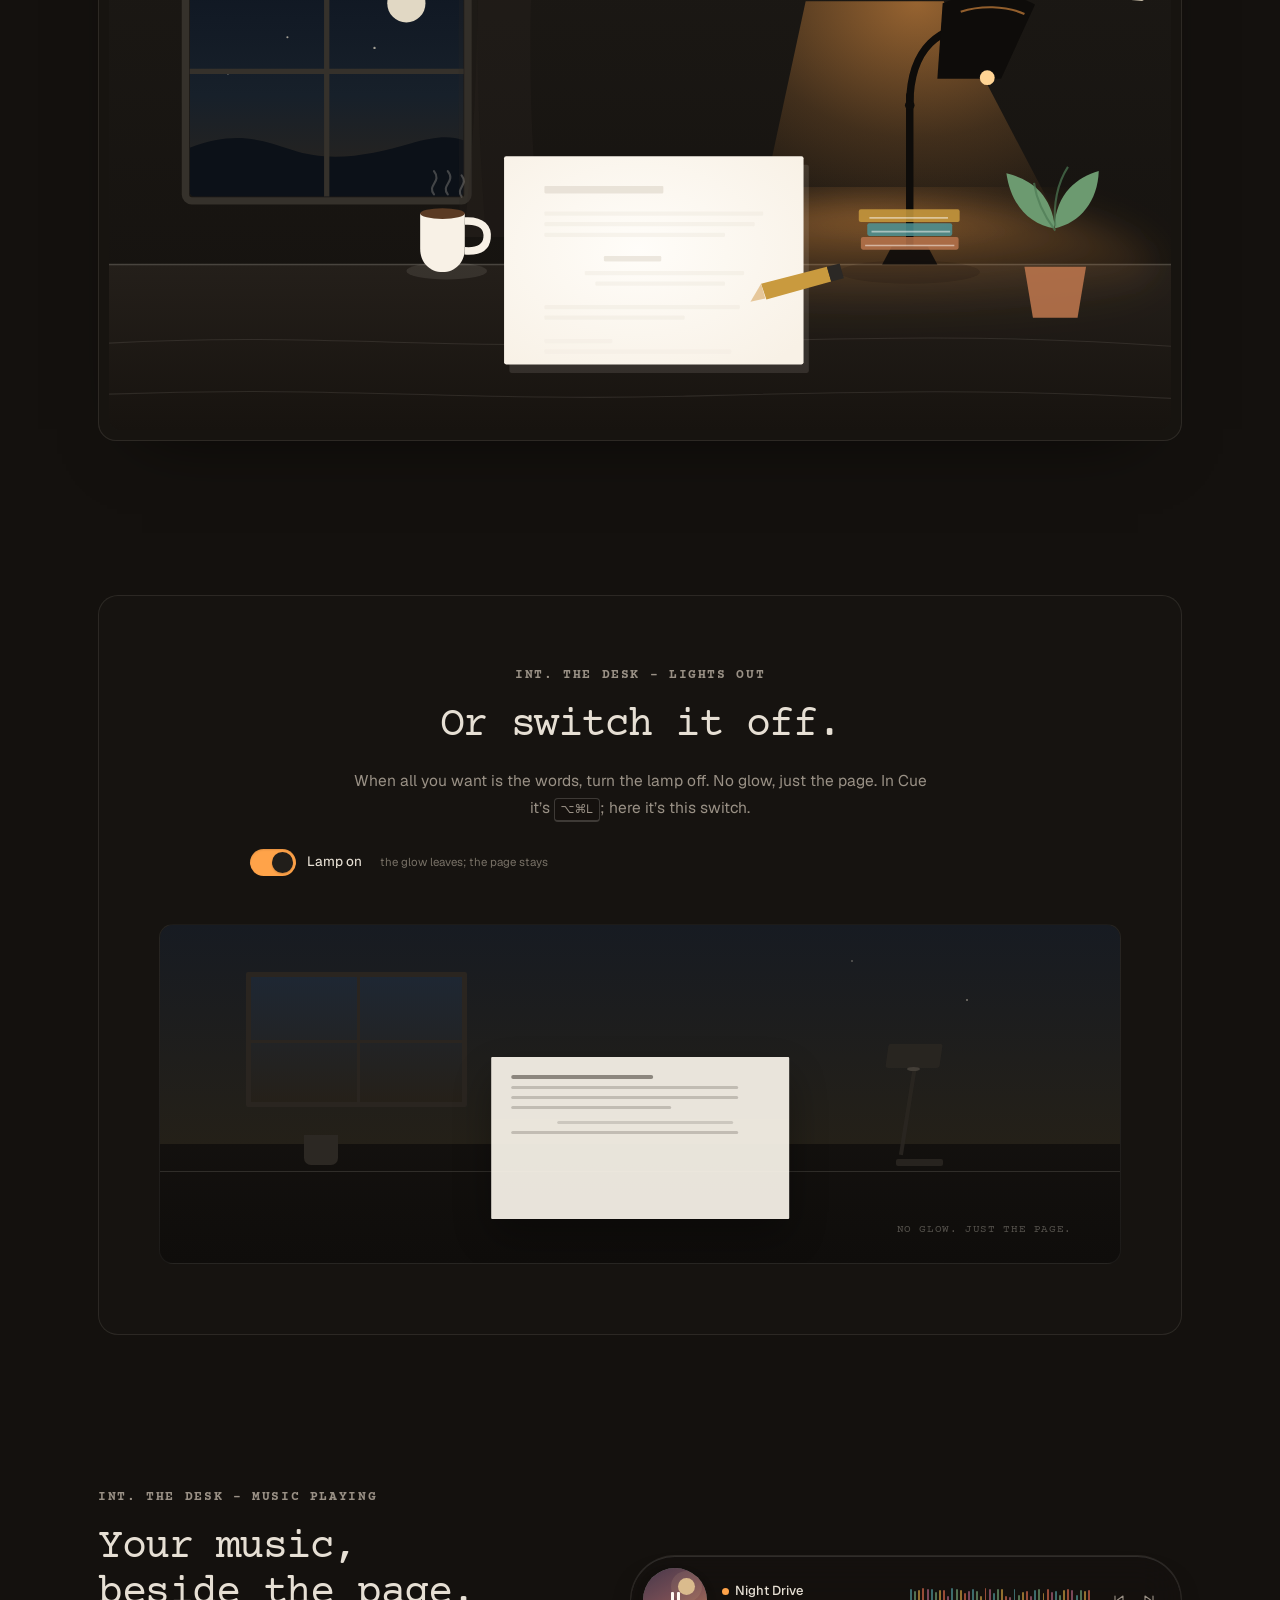
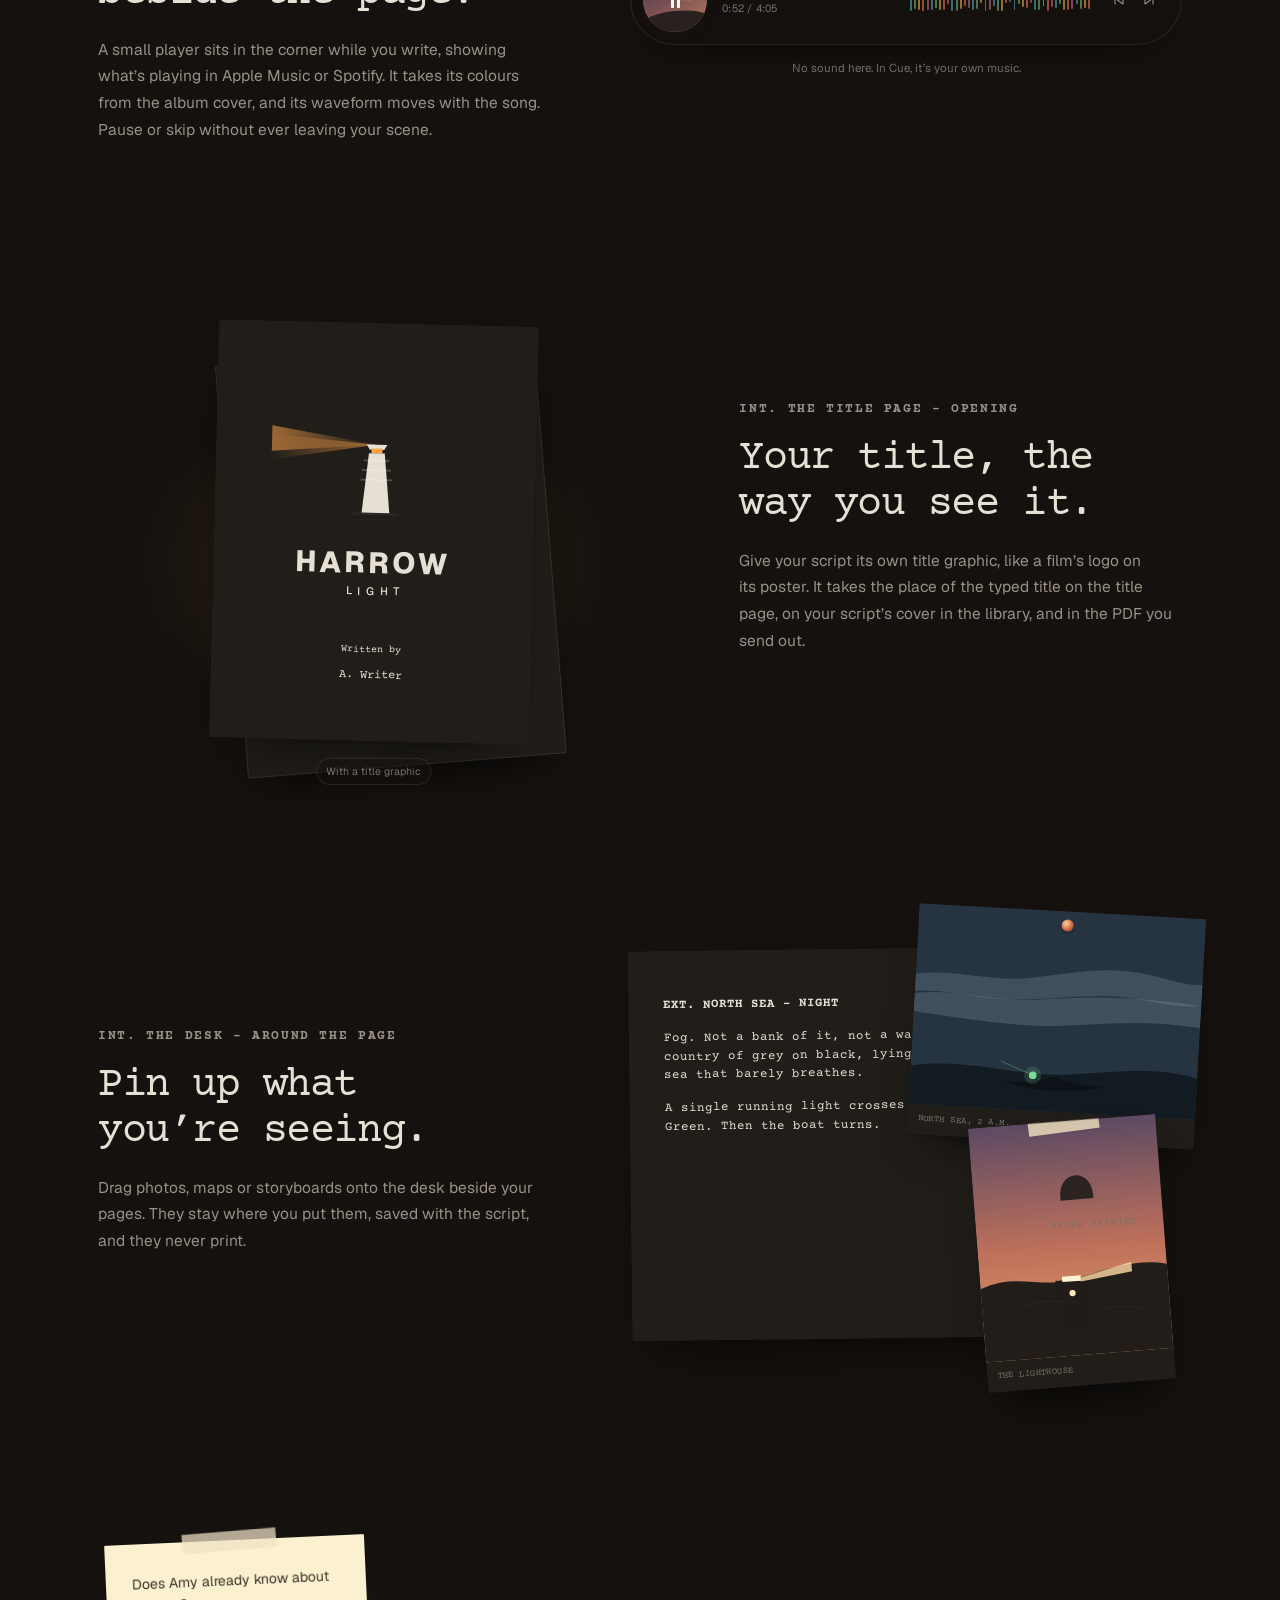
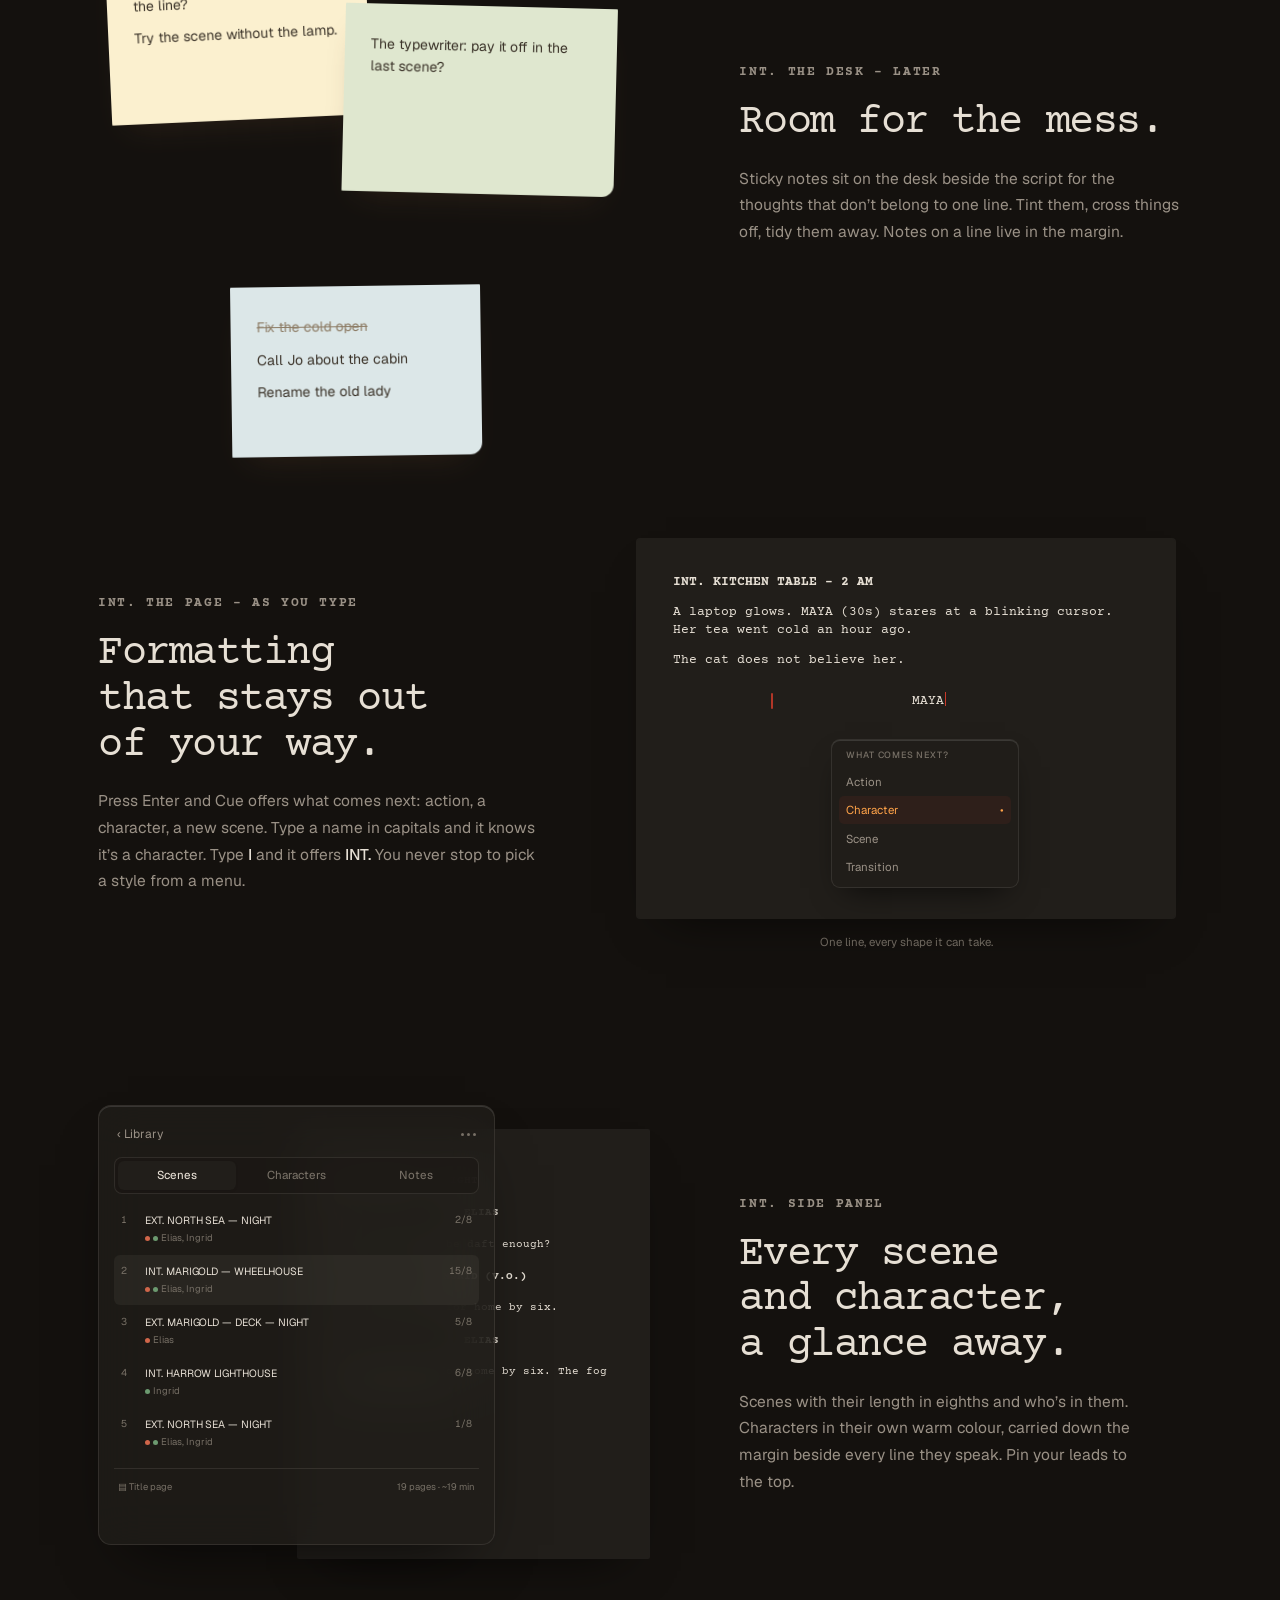
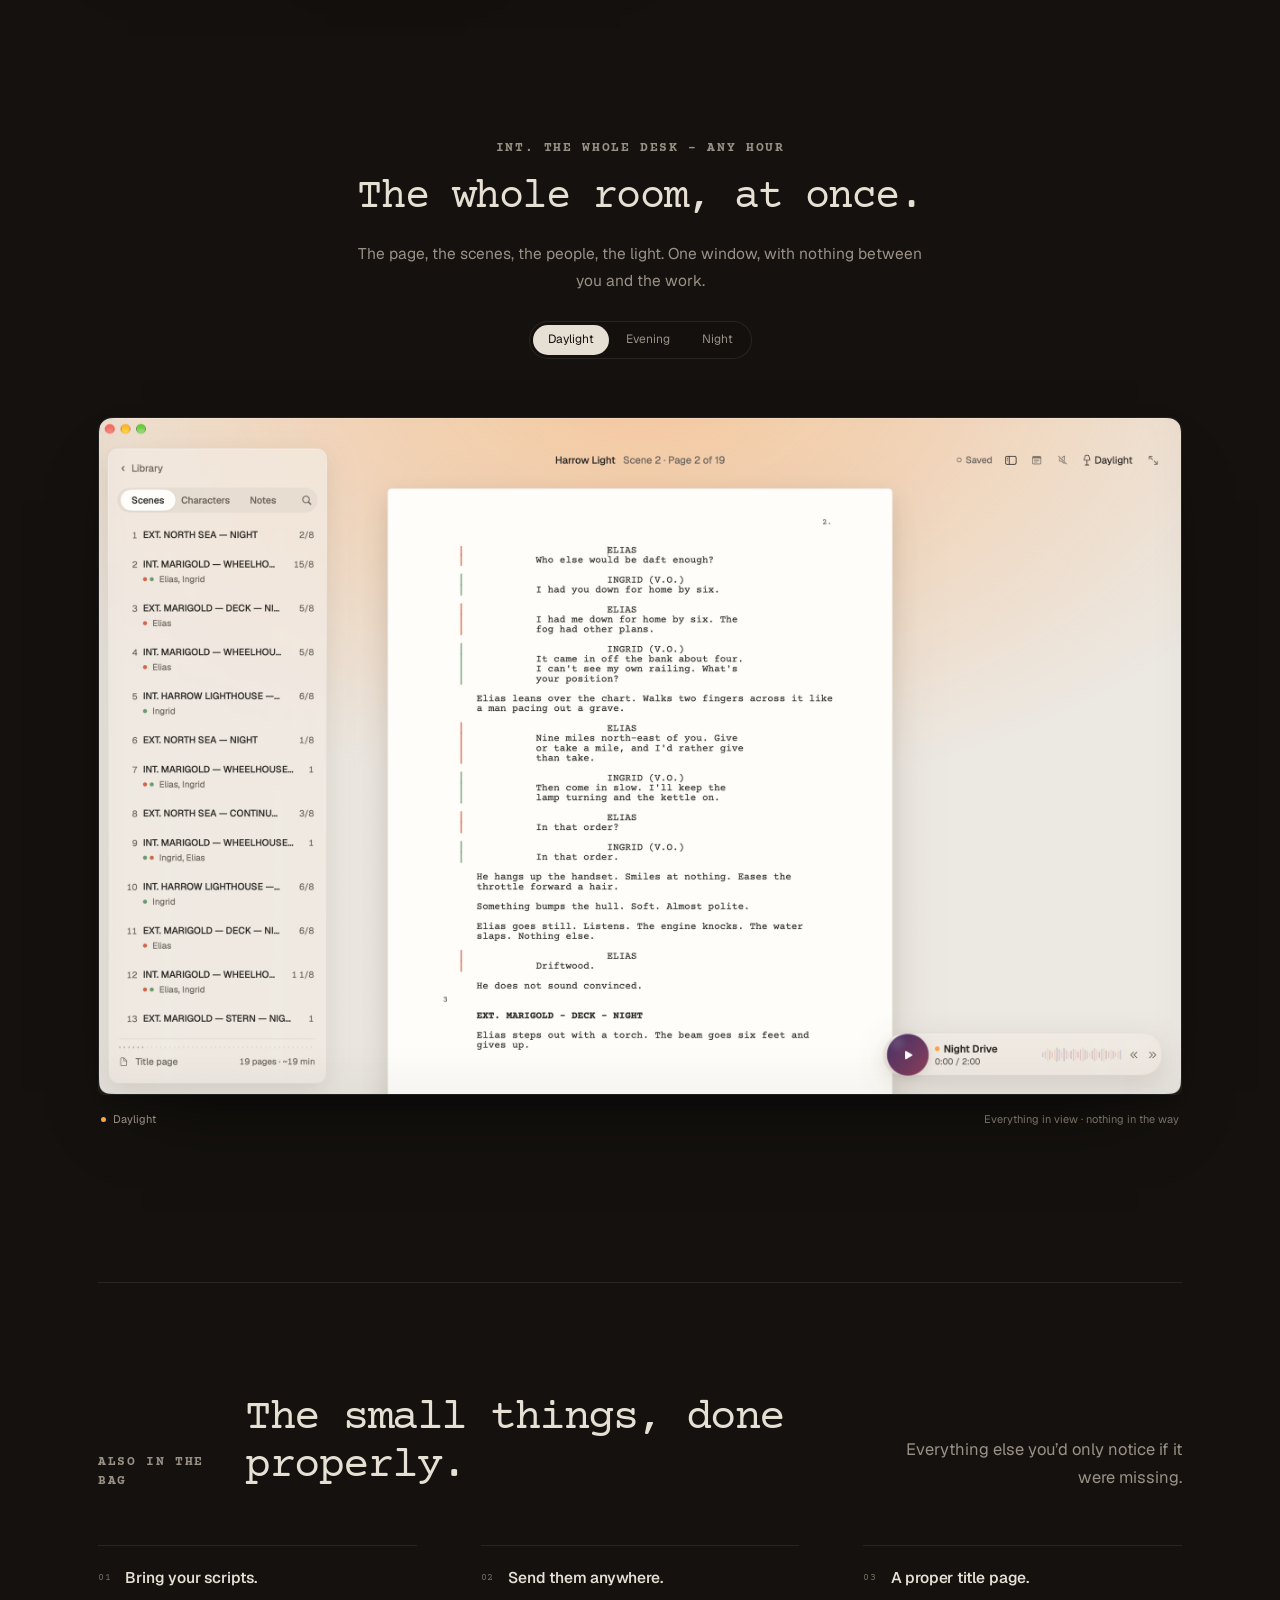
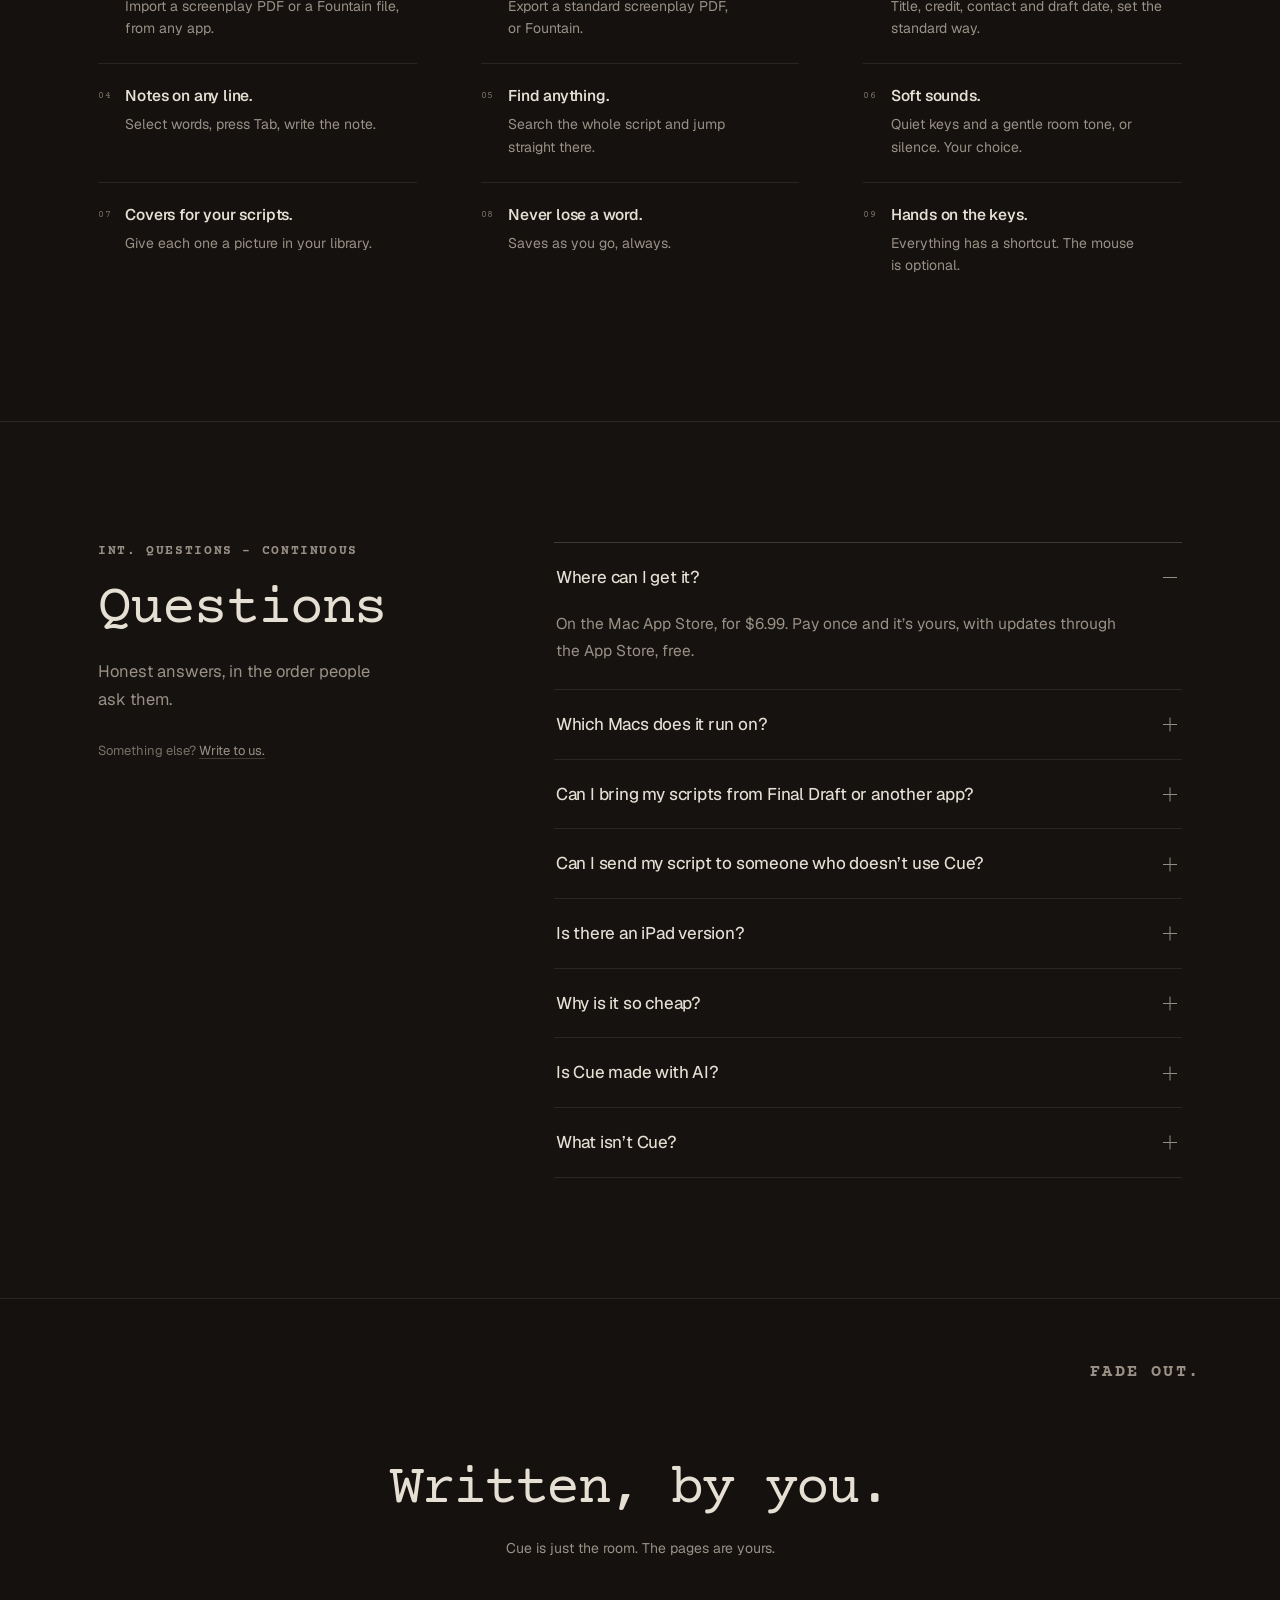
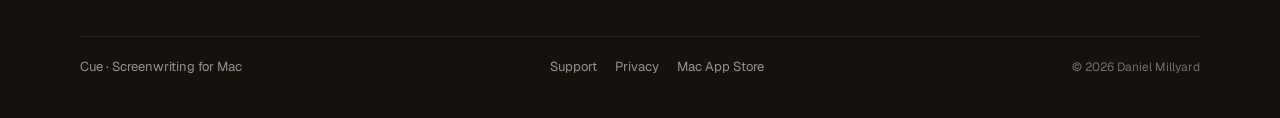
<file: site/index.html>
<!doctype html>
<html lang="en" data-lamp="daylight" data-lit="on">
<head>
  <meta charset="utf-8">
  <meta name="viewport" content="width=device-width, initial-scale=1">
  <script>
    /* Set the lamp before first paint so the page never flashes the wrong light. */
    (function () {
      var root = document.documentElement;
      var choice = "auto";
      try { choice = localStorage.getItem("cue.lamp") || "auto"; } catch (error) {}
      if (choice !== "auto" && choice !== "daylight" && choice !== "evening" && choice !== "night") choice = "auto";
      var lamp = choice;
      if (choice === "auto") {
        var hour = new Date().getHours();
        lamp = hour >= 7 && hour < 17 ? "daylight" : hour >= 17 && hour < 21 ? "evening" : "night";
      }
      root.dataset.lamp = lamp;
      root.dataset.lampChoice = choice;
      var lit = "on";
      try { lit = localStorage.getItem("cue.lit") === "off" ? "off" : "on"; } catch (error) {}
      root.dataset.lit = lit;
      var meta = document.querySelector('meta[name="theme-color"]');
      if (meta) meta.setAttribute("content", lamp === "night" ? "#14110E" : lamp === "evening" ? "#E8DFD4" : "#ECE9E4");
      root.classList.add("js");
    })();
  </script>

  <title>Cue · Screenwriting for Mac</title>
  <meta name="description" content="The most beautiful way to write a screenplay. Cue is a calm screenwriting app for Mac. $6.99, yours to keep. No subscription, no ads, no AI writing.">
  <link rel="canonical" href="https://abhinav-prabhakar.github.io/CueScreenWriter/">
  <meta name="color-scheme" content="light dark">
  <meta name="theme-color" content="#ECE9E4">
  <meta name="format-detection" content="telephone=no">

  <meta property="og:type" content="website">
  <meta property="og:site_name" content="Cue">
  <meta property="og:url" content="https://abhinav-prabhakar.github.io/CueScreenWriter/">
  <meta property="og:title" content="Cue · Screenwriting for Mac">
  <meta property="og:description" content="The most beautiful way to write a screenplay. A calm screenwriting app for Mac. $6.99, yours to keep. No subscription, no ads, no AI writing.">
  <meta property="og:image" content="https://abhinav-prabhakar.github.io/CueScreenWriter/assets/og/cue-og.png">
  <meta property="og:image:width" content="1200">
  <meta property="og:image:height" content="630">
  <meta property="og:image:alt" content="Cue, the most beautiful way to write a screenplay, beside a warm page from the editor.">
  <meta name="twitter:card" content="summary_large_image">
  <meta name="twitter:title" content="Cue · Screenwriting for Mac">
  <meta name="twitter:description" content="The most beautiful way to write a screenplay. $6.99 once. No subscription, no ads, no AI writing.">
  <meta name="twitter:image" content="https://abhinav-prabhakar.github.io/CueScreenWriter/assets/og/cue-og.png">

  <link rel="icon" href="assets/favicons/favicon.ico" sizes="any">
  <link rel="icon" type="image/png" sizes="32x32" href="assets/favicons/favicon-32.png">
  <link rel="icon" type="image/png" sizes="16x16" href="assets/favicons/favicon-16.png">
  <link rel="apple-touch-icon" sizes="180x180" href="assets/favicons/apple-touch-icon.png">
  <link rel="manifest" href="assets/favicons/site.webmanifest">
  <meta name="msapplication-config" content="assets/favicons/browserconfig.xml">
  <meta name="msapplication-TileColor" content="#ECE9E4">

  <link rel="preload" href="assets/fonts/Geist.ttf" as="font" type="font/ttf" crossorigin>
  <link rel="preload" href="assets/fonts/CourierPrime-Regular.ttf" as="font" type="font/ttf" crossorigin>
  <link rel="stylesheet" href="assets/css/site.css">

  <script type="application/ld+json">
  {
    "@context": "https://schema.org",
    "@type": "SoftwareApplication",
    "name": "Cue",
    "operatingSystem": "macOS 15 Sequoia or later",
    "applicationCategory": "ProductivityApplication",
    "description": "The most beautiful way to write a screenplay. Cue formats your script as you type, keeps every scene and character in view, and lights the page like a desk lamp that follows the time of day.",
    "url": "https://abhinav-prabhakar.github.io/CueScreenWriter/",
    "image": "https://abhinav-prabhakar.github.io/CueScreenWriter/assets/og/cue-og.png",
    "downloadUrl": "https://apps.apple.com/app/cue-screenwriting/id6823013313?mt=12",
    "offers": {
      "@type": "Offer",
      "price": "6.99",
      "priceCurrency": "USD",
      "availability": "https://schema.org/InStock"
    },
    "publisher": {
      "@type": "Person",
      "name": "Daniel Millyard"
    }
  }
  </script>
</head>
<body>
  <a class="skip-link" href="#main">Skip to content</a>
  <div class="lamp-glow" aria-hidden="true"></div>
  <div class="grain" aria-hidden="true"></div>

  <header class="site-header">
    <div class="header-inner">
      <a class="brand" href="#top" aria-label="Cue, back to the top">
        <svg class="cue-mark" viewBox="0 0 518.11 248.63" aria-hidden="true" focusable="false">
          <path class="mark-body" d="M212.24,36.42c-48.54-48.56-127.26-48.57-175.81-.03-48.56,48.54-48.57,127.26-.03,175.81,48.54,48.56,127.26,48.57,175.81.03l.03-.03-25.11-25.11c-34.68,34.69-90.91,34.7-125.6.02-34.69-34.68-34.7-90.91-.02-125.6,34.68-34.69,90.91-34.7,125.6-.02,0,0,.02.02,.02.02l25.11-25.11Z"/>
          <circle class="mark-pupil" cx="134.36" cy="144.49" r="38.94"/>
          <path class="mark-body" d="M428.99,36.42c-48.54-48.56-127.26-48.57-175.81-.03-48.56,48.54-48.57,127.26-.03,175.81,48.54,48.56,127.26,48.57,175.81.03,0,0,.02-.02,.03-.03l-25.11-25.11c-34.68,34.69-90.91,34.7-125.6.02-34.69-34.68-34.7-90.91-.02-125.6,34.68-34.69,90.91-34.7,125.6-.02,0,0,.02.02,.02.02l25.11-25.11Z"/>
          <path class="mark-body" d="M234.49,106.56h143.33s0,15.19,0,15.19c0,11.22-9.1,20.32-20.32,20.32h0s-123.01,0-123.01,0v-35.51Z"/>
          <path class="mark-body" d="M417.82,106.56h29.65c20.18,0,38.82,10.77,48.9,28.25l19.35,33.47c4.9,8.5,1.99,19.36-6.51,24.26-8.5,4.9-19.36,1.99-24.26-6.51l-19.35-33.47c-3.74-6.49-10.65-10.49-18.14-10.5h-29.65c-9.8,0-17.75-7.95-17.75-17.75,0-9.8,7.95-17.75,17.75-17.75Z"/>
        </svg>
      </a>

      <nav class="primary-nav" aria-label="Primary">
        <a href="#try">Try it</a>
        <a href="#price">Price</a>
        <a href="#features">Features</a>
        <a href="#questions">Questions</a>
      </nav>

      <div class="header-actions">
        <div class="lamp-picker" data-lamp-picker>
          <button class="lamp-trigger" type="button" id="lamp-trigger" aria-haspopup="dialog" aria-expanded="false" aria-controls="lamp-menu">
            <span class="lamp-trigger-icon" aria-hidden="true">
              <svg viewBox="0 0 16 16" fill="none" stroke="currentColor" stroke-width="1.3" stroke-linecap="round" stroke-linejoin="round">
                <path d="M5 2h6l2 5H3l2-5Z"/><path d="M8 7v6M5 14h6"/>
              </svg>
            </span>
            <span class="lamp-trigger-label" data-lamp-label>Auto · Daylight</span>
            <svg class="chev" viewBox="0 0 10 6" aria-hidden="true"><path d="m1 1 4 4 4-4" fill="none" stroke="currentColor" stroke-width="1.2" stroke-linecap="round" stroke-linejoin="round"/></svg>
          </button>

          <div class="lamp-menu" id="lamp-menu" role="dialog" aria-label="Lamp" hidden>
            <div class="lamp-menu-head">
              <p class="lamp-menu-title">Lamp</p>
              <p class="lamp-menu-note">The whole page follows.</p>
            </div>
            <div class="lamp-options" role="radiogroup" aria-label="Light">
              <button class="lamp-option" type="button" role="radio" aria-checked="true" data-lamp-choice="auto">
                <span class="lamp-swatch lamp-swatch--auto" aria-hidden="true">
                  <svg viewBox="0 0 20 20"><circle cx="10" cy="10" r="7"/><path d="M10 6v4l2.6 1.6"/></svg>
                </span>
                <span class="lamp-option-text"><strong>Auto</strong><small>Follows the time of day</small></span>
                <span class="lamp-check" aria-hidden="true"></span>
              </button>
              <button class="lamp-option" type="button" role="radio" aria-checked="false" data-lamp-choice="daylight">
                <span class="lamp-swatch lamp-swatch--day" aria-hidden="true">
                  <svg viewBox="0 0 20 20"><circle cx="10" cy="10" r="3.4"/><path d="M10 2v2M10 16v2M2 10h2M16 10h2M4.4 4.4l1.4 1.4M14.2 14.2l1.4 1.4M15.6 4.4l-1.4 1.4M5.8 14.2l-1.4 1.4"/></svg>
                </span>
                <span class="lamp-option-text"><strong>Daylight</strong><small>Clean paper, clear shadow</small></span>
                <span class="lamp-check" aria-hidden="true"></span>
              </button>
              <button class="lamp-option" type="button" role="radio" aria-checked="false" data-lamp-choice="evening">
                <span class="lamp-swatch lamp-swatch--eve" aria-hidden="true">
                  <svg viewBox="0 0 20 20"><path d="M3 14a7 7 0 0 1 14 0"/><path d="M1.5 14h17M10 3v2M4.4 6.4l1.4 1.4M15.6 6.4l-1.4 1.4"/></svg>
                </span>
                <span class="lamp-option-text"><strong>Evening</strong><small>Warm paper, low sun</small></span>
                <span class="lamp-check" aria-hidden="true"></span>
              </button>
              <button class="lamp-option" type="button" role="radio" aria-checked="false" data-lamp-choice="night">
                <span class="lamp-swatch lamp-swatch--night" aria-hidden="true">
                  <svg viewBox="0 0 20 20"><path d="M16.2 12.4A7 7 0 0 1 7.6 3.8a7 7 0 1 0 8.6 8.6Z"/></svg>
                </span>
                <span class="lamp-option-text"><strong>Night</strong><small>Dark desk, lit page</small></span>
                <span class="lamp-check" aria-hidden="true"></span>
              </button>
            </div>
            <div class="lamp-menu-foot">
              <span>⌥⌘L in the app</span>
              <button class="lit-toggle" type="button" data-lit-toggle role="switch" aria-checked="true">
                <span class="lit-toggle-track" aria-hidden="true"><span></span></span>
                <span data-lit-label>Lamp on</span>
              </button>
            </div>
          </div>
        </div>

        <a class="btn btn--header" href="https://apps.apple.com/app/cue-screenwriting/id6823013313?mt=12" target="_blank" rel="noopener">
          <svg class="btn-icon" viewBox="0 0 16 16" aria-hidden="true" fill="none" stroke="currentColor" stroke-width="1.35" stroke-linecap="round" stroke-linejoin="round"><path d="M8 2.2v7.2M5.2 6.6 8 9.4l2.8-2.8M3 11.6v1.4h10v-1.4"/></svg>
          <span>Get Cue</span>
          <span class="header-price">$6.99</span>
        </a>

        <button class="nav-toggle" type="button" aria-expanded="false" aria-controls="mobile-menu">
          <span class="nav-toggle-lines" aria-hidden="true"><span></span><span></span></span>
          <span class="sr-only">Menu</span>
        </button>
      </div>
    </div>

    <div class="mobile-menu" id="mobile-menu" hidden>
      <nav aria-label="Mobile">
        <a href="#try"><span>Try it</span><span class="mm-index">01</span></a>
        <a href="#price"><span>Price</span><span class="mm-index">02</span></a>
        <a href="#features"><span>Features</span><span class="mm-index">03</span></a>
        <a href="#questions"><span>Questions</span><span class="mm-index">04</span></a>
      </nav>
      <div class="mobile-menu-foot">
        <a class="btn btn--full" href="https://apps.apple.com/app/cue-screenwriting/id6823013313?mt=12" target="_blank" rel="noopener">
          <svg class="btn-icon" viewBox="0 0 16 16" aria-hidden="true" fill="none" stroke="currentColor" stroke-width="1.35" stroke-linecap="round" stroke-linejoin="round"><path d="M8 2.2v7.2M5.2 6.6 8 9.4l2.8-2.8M3 11.6v1.4h10v-1.4"/></svg>
          Download Cue — $6.99
        </a>
        <p>macOS 15 Sequoia or later · One-time purchase</p>
      </div>
    </div>
  </header>

  <main id="main">
    <section class="hero" id="top">
      <div class="wrap hero-grid">
        <div class="hero-copy">
          <p class="slug slug--hero"><span class="slug-rule" aria-hidden="true"></span>FADE IN:</p>
          <h1 class="hero-title" aria-label="The most beautiful way to write a screenplay.">
            <span aria-hidden="true">The most</span>
            <span aria-hidden="true">beautiful way</span>
            <span aria-hidden="true">to write</span>
            <span class="typed-line" aria-hidden="true"><span class="typed-word" data-typed="a screenplay.">a screenplay.</span><span class="typed-caret"></span></span>
          </h1>
          <p class="lede">Cue is a screenwriting app for Mac, unlike any other. It formats your script as you type, keeps every scene and character in view, and lights the page like a desk lamp that follows the time of day.</p>

          <div class="offer" id="price">
            <p class="offer-price"><span class="price">$6.99</span><span class="price-tail">once. <strong>Yours to keep.</strong></span></p>
            <p class="offer-promise">No subscription. No ads. No AI writing.</p>
          </div>

          <div class="hero-actions">
            <a class="btn btn--store" href="https://apps.apple.com/app/cue-screenwriting/id6823013313?mt=12" target="_blank" rel="noopener">
              <span class="store-dot" aria-hidden="true"></span>
              <span class="store-text"><strong>Download Cue now</strong><small>Mac App Store · one-time purchase</small></span>
              <svg class="store-arrow" viewBox="0 0 18 18" aria-hidden="true" fill="none" stroke="currentColor" stroke-width="1.3" stroke-linecap="round" stroke-linejoin="round"><path d="M3 9h11M10 5l4 4-4 4"/></svg>
            </a>
            <p class="launch-note">Launch price. It goes up later, so early writers pay less.<br><span>macOS 15 Sequoia or later.</span></p>
          </div>

          <a class="try-link" href="#try">Try the page below <span class="try-arrow" aria-hidden="true">↓</span></a>
        </div>

        <div class="hero-device">
          <div class="device-halo" aria-hidden="true"></div>
          <div class="macbook" role="img" aria-label="Cue on a MacBook: a screenplay called One Good Line, lit by a warm desk lamp.">
            <div class="macbook-lid">
              <div class="macbook-screen">
                <div class="screen-light" aria-hidden="true"></div>
                <div class="app-window">
                  <div class="app-titlebar">
                    <div class="traffic" aria-hidden="true"><i></i><i></i><i></i></div>
                    <div class="app-doc"><span class="app-doc-name">One Good Line</span><span class="app-doc-meta">Scene 2 · Page 1 of 1</span></div>
                    <div class="app-status"><span class="saved-dot"></span><span>Saved</span><span class="status-sep"></span><span class="status-lamp">Daylight</span></div>
                  </div>
                  <div class="app-body">
                    <aside class="app-sidebar" aria-hidden="true">
                      <div class="app-sidebar-top"><span class="back-chev">‹</span> Library</div>
                      <div class="app-tabs"><span class="is-active">Scenes</span><span>Characters</span><span>Notes</span></div>
                      <ol class="app-scenes">
                        <li><span class="scene-no">1</span><span class="scene-name">INT. APARTMENT — NIGHT</span><span class="scene-len">4/8</span><span class="scene-people"><i style="--c:#D0664A"></i><i style="--c:#6C9A70"></i>Amy, Daniel</span></li>
                        <li><span class="scene-no">2</span><span class="scene-name">EXT. CITY STREET — DAY</span><span class="scene-len">2/8</span><span class="scene-people"><i style="--c:#6C9A70"></i>Daniel</span></li>
                        <li><span class="scene-no">3</span><span class="scene-name">INT. DINER — LATER</span><span class="scene-len">5/8</span><span class="scene-people"><i style="--c:#D0664A"></i><i style="--c:#6C9A70"></i>Amy, Daniel</span></li>
                        <li><span class="scene-no">4</span><span class="scene-name">EXT. ROOFTOP — NIGHT</span><span class="scene-len">3/8</span><span class="scene-people"><i style="--c:#D0664A"></i>Amy</span></li>
                        <li><span class="scene-no">5</span><span class="scene-name">INT. APARTMENT — DAWN</span><span class="scene-len">6/8</span><span class="scene-people"><i style="--c:#6C9A70"></i>Daniel</span></li>
                      </ol>
                      <div class="app-sidebar-foot"><span>▤ Title page</span><span>19 pages · ~19 min</span></div>
                    </aside>
                    <div class="app-desk" aria-hidden="true">
                      <article class="app-paper">
                        <div class="app-page-no">1.</div>
                        <p class="app-scene">INT. APARTMENT — NIGHT</p>
                        <p class="app-action">A small room lit by a single desk lamp. Rain on the window. DANIEL (30s, tired, kind) sits at a typewriter he no longer uses.</p>
                        <p class="app-action">The door opens. AMY (30s) shakes the rain from her coat.</p>
                        <div class="app-speech" style="--c:#D0664A">
                          <span class="app-bar"></span>
                          <p class="app-character">AMY</p>
                          <p class="app-dialogue">You’re still up.</p>
                        </div>
                        <div class="app-speech" style="--c:#6C9A70">
                          <span class="app-bar"></span>
                          <p class="app-character">DANIEL</p>
                          <p class="app-paren">(not looking up)</p>
                          <p class="app-dialogue">I’m still up.</p>
                        </div>
                        <p class="app-action">She crosses to the lamp. Warm light on both of them.</p>
                        <div class="app-speech" style="--c:#D0664A">
                          <span class="app-bar"></span>
                          <p class="app-character">AMY</p>
                          <p class="app-dialogue">Did you write anything?</p>
                        </div>
                        <div class="app-speech" style="--c:#6C9A70">
                          <span class="app-bar"></span>
                          <p class="app-character">DANIEL</p>
                          <p class="app-dialogue">One line. It’s a good line, though.</p>
                        </div>
                        <p class="app-transition">CUT TO:</p>
                        <p class="app-action app-type-line"><span data-mock-type>Everything starts with one line.</span><span class="app-caret"></span></p>
                      </article>
                      <div class="app-music">
                        <span class="app-music-art"></span>
                        <span class="app-music-text"><strong>Night Drive</strong><small>0:49 / 4:05</small></span>
                        <span class="app-wave" aria-hidden="true"><i></i><i></i><i></i><i></i><i></i><i></i><i></i><i></i><i></i><i></i><i></i><i></i></span>
                      </div>
                    </div>
                  </div>
                </div>
              </div>
              <div class="macbook-notch" aria-hidden="true"></div>
            </div>
            <div class="macbook-base" aria-hidden="true"><span></span></div>
          </div>
          <div class="device-caption" aria-hidden="true">
            <span><i class="caption-dot"></i> One Good Line</span>
            <span>19 pages · ~19 min</span>
          </div>
        </div>
      </div>
    </section>

    <section class="try-section" id="try">
      <div class="wrap">
        <header class="section-head section-head--center reveal">
          <p class="slug">CUT TO:</p>
          <h2>Go on. Type something.</h2>
          <p class="section-note">A small demo of Cue’s page, made for the web. The app does a great deal more, but this is how it feels.</p>
        </header>

        <div class="demo-shell reveal">
          <div class="demo-toolbar">
            <div class="demo-title">
              <span class="demo-live"><i aria-hidden="true"></i> Live page</span>
              <span class="demo-doc">One Good Line</span>
            </div>
            <div class="demo-actions">
              <span class="demo-meta" id="demo-meta" aria-live="polite">1 scene · 2 characters</span>
              <button class="text-button" type="button" id="demo-reset">Start over</button>
            </div>
          </div>

          <div class="paper-stage">
            <noscript>
              <article class="script-paper script-paper--static">
                <div class="page-corner">1.</div>
                <p class="sp-scene">INT. KITCHEN TABLE - 2 AM</p>
                <p class="sp-action">A laptop glows. MAYA (30s) stares at a blinking cursor. Her tea went cold an hour ago.</p>
                <p class="sp-character">MAYA</p>
                <p class="sp-paren">(to the cat)</p>
                <p class="sp-dialogue">One page. Then bed.</p>
                <p class="sp-action">The cat does not believe her.</p>
                <p class="sp-note">The demo needs JavaScript. The rest of the page reads just fine.</p>
              </article>
            </noscript>

            <article class="script-paper" id="script-page" aria-label="Screenplay demo page">
              <div class="page-corner">1.</div>
              <div class="editor" id="editor"></div>
            </article>

            <div class="demo-chooser-layer" id="chooser-layer"></div>
          </div>

          <div class="demo-foot">
            <p class="demo-instructions" id="demo-instructions">
              <span><kbd>Enter</kbd> next line</span>
              <span><kbd>Tab</kbd> change element</span>
              <span><kbd>Esc</kbd> leave the page</span>
              <span class="demo-instructions-extra">Type <strong>INT.</strong> or <strong>EXT.</strong> to start a scene.</span>
            </p>
            <p class="demo-status" id="demo-status" role="status" aria-live="polite">Click the page and keep writing.</p>
          </div>
          <a class="demo-exit" href="#features">Skip the editor and go to the features</a>
        </div>
      </div>
    </section>

    <section class="features" id="features">
      <div class="wrap">
        <header class="features-intro reveal">
          <div class="features-intro-copy">
            <p class="slug">INT. CUE – LATE</p>
            <h2>A quiet room for writing.</h2>
            <p class="section-note">Everything in Cue is there to keep you in the scene: the light, the music, the page. Here’s what you won’t find anywhere else.</p>
          </div>
          <div class="room-mark" aria-hidden="true">
            <svg viewBox="0 0 220 120" fill="none">
              <path class="rm-line" d="M4 112h212"/>
              <path class="rm-line" d="M22 112V26h76v86"/>
              <path class="rm-line" d="M22 62h76M60 26v86"/>
              <path class="rm-glow" d="M150 112c0-27 8-48 22-62 13-13 30-21 44-24v86h-66Z"/>
              <path class="rm-line" d="M148 112h64M160 112V84h40v28"/>
              <path class="rm-line" d="M166 84V52h5l3-9h10l3 9h5v32"/>
              <path class="rm-line" d="M178 52v-6M175 84h8"/>
            </svg>
            <span class="room-caption">late light, one page</span>
          </div>
        </header>

        <!-- 1 · Lamp -->
        <article class="feature feature--wide reveal" id="feature-lamp">
          <div class="feature-copy feature-copy--center">
            <p class="slug">EXT. THE LAMP – DAY, EVENING, NIGHT</p>
            <h3>A lamp that keeps your hours.</h3>
            <p class="feature-body">Cue’s light follows the time of day: clean paper in the morning, a warm glow in the evening, a dark desk after midnight. Or pick one and keep it. <span class="soft-note">(This page does the same; try the switch.)</span></p>
            <div class="lamp-switch" role="group" aria-label="Preview the lamp">
              <button type="button" data-page-lamp="daylight" aria-pressed="false">Daylight</button>
              <button type="button" data-page-lamp="evening" aria-pressed="false">Evening</button>
              <button type="button" data-page-lamp="night" aria-pressed="false">Night</button>
              <button class="lamp-switch-auto" type="button" data-page-lamp="auto" aria-pressed="false">Auto</button>
            </div>
          </div>

          <div class="lamp-scene-frame">
            <div class="scene-caption"><span class="scene-caption-dot"></span><span data-scene-label>Daylight · 9:41</span><span class="scene-caption-spacer"></span><span class="scene-caption-hint">the lamp follows the clock</span></div>
            <svg class="lamp-scene" viewBox="0 0 1000 520" role="img" aria-label="A warm desk beside a window: a lamp lights a screenplay page, a cup of coffee and a stack of books.">
              <defs>
                <linearGradient id="wallDay" x1="0" y1="0" x2="0" y2="1"><stop offset="0" stop-color="#FAF5EC"/><stop offset="1" stop-color="#F2ECE2"/></linearGradient>
                <linearGradient id="wallEve" x1="0" y1="0" x2="0" y2="1"><stop offset="0" stop-color="#F6E9D7"/><stop offset="1" stop-color="#EDDDC8"/></linearGradient>
                <linearGradient id="wallNight" x1="0" y1="0" x2="0" y2="1"><stop offset="0" stop-color="#1C1915"/><stop offset="1" stop-color="#14110E"/></linearGradient>
                <linearGradient id="deskDay" x1="0" y1="0" x2="0" y2="1"><stop offset="0" stop-color="#E7E0D5"/><stop offset="1" stop-color="#D8CFC2"/></linearGradient>
                <linearGradient id="deskEve" x1="0" y1="0" x2="0" y2="1"><stop offset="0" stop-color="#E6D5C1"/><stop offset="1" stop-color="#D4BEA6"/></linearGradient>
                <linearGradient id="deskNight" x1="0" y1="0" x2="0" y2="1"><stop offset="0" stop-color="#241F1A"/><stop offset="1" stop-color="#17130F"/></linearGradient>
                <linearGradient id="skyDay" x1="0" y1="0" x2="0" y2="1"><stop offset="0" stop-color="#DCEBF0"/><stop offset=".65" stop-color="#EFF3EC"/><stop offset="1" stop-color="#F7E8CF"/></linearGradient>
                <linearGradient id="skyEve" x1="0" y1="0" x2="0" y2="1"><stop offset="0" stop-color="#EBC9A6"/><stop offset=".55" stop-color="#F3C48C"/><stop offset="1" stop-color="#E9A268"/></linearGradient>
                <linearGradient id="skyNight" x1="0" y1="0" x2="0" y2="1"><stop offset="0" stop-color="#0D1420"/><stop offset=".6" stop-color="#17202A"/><stop offset="1" stop-color="#2B241C"/></linearGradient>
                <radialGradient id="lampGlow" cx=".5" cy="0" r=".9"><stop offset="0" stop-color="#FFA349" stop-opacity=".55"/><stop offset=".55" stop-color="#FFA349" stop-opacity=".18"/><stop offset="1" stop-color="#FFA349" stop-opacity="0"/></radialGradient>
                <radialGradient id="paperGlow" cx=".45" cy=".45" r=".7"><stop offset="0" stop-color="#FFFDF9"/><stop offset="1" stop-color="#F8F1E6"/></radialGradient>
                <clipPath id="windowClip"><rect x="76" y="62" width="258" height="238" rx="4"/></clipPath>
                <filter id="soft"><feGaussianBlur stdDeviation="16"/></filter>
              </defs>

              <rect class="scene-wall scene-wall--day" width="1000" height="520" fill="url(#wallDay)"/>
              <rect class="scene-wall scene-wall--eve" width="1000" height="520" fill="url(#wallEve)"/>
              <rect class="scene-wall scene-wall--night" width="1000" height="520" fill="url(#wallNight)"/>

              <g clip-path="url(#windowClip)">
                <rect class="sky sky--day" x="76" y="62" width="258" height="238" fill="url(#skyDay)"/>
                <rect class="sky sky--eve" x="76" y="62" width="258" height="238" fill="url(#skyEve)"/>
                <rect class="sky sky--night" x="76" y="62" width="258" height="238" fill="url(#skyNight)"/>
                <circle class="sun sky--day" cx="276" cy="118" r="22" fill="#FFF6DC" opacity=".9"/>
                <circle class="sun sky--eve" cx="276" cy="200" r="26" fill="#FFD79A" opacity=".95"/>
                <circle class="moon sky--night" cx="280" cy="118" r="18" fill="#F4E9D2" opacity=".92"/>
                <g class="stars sky--night" fill="#F4E9D2" opacity=".65">
                  <circle cx="128" cy="108" r="1.5"/><circle cx="168" cy="150" r="1"/><circle cx="212" cy="94" r="1.2"/><circle cx="250" cy="160" r="1.1"/><circle cx="112" cy="184" r="1"/>
                </g>
                <path class="hills sky--day" d="M76 252c42-18 66-9 96 2 38 14 77 4 112-7 21-7 36-9 50-4v57H76v-48Z" fill="#C9D4BF"/>
                <path class="hills sky--eve" d="M76 250c42-14 66-7 96 4 38 14 77 3 112-8 21-7 36-8 50-3v57H76v-50Z" fill="#B98C6A" opacity=".65"/>
                <path class="hills sky--night" d="M76 254c42-16 66-8 96 2 38 13 77 4 112-6 21-6 36-8 50-3v55H76v-48Z" fill="#0C1118"/>
              </g>
              <g class="window-frame">
                <rect x="72" y="58" width="266" height="246" rx="6" fill="none" stroke="currentColor" stroke-width="7"/>
                <path d="M205 62v238M76 182h258" stroke="currentColor" stroke-width="5"/>
              </g>

              <g class="curtain">
                <path d="M346 38h56c-8 90-7 194 4 300h-72c12-108 15-212 12-300Z" fill="currentColor" opacity=".28"/>
                <path d="M330 38h18c-3 94-1 197 7 300h-25c-1-104-1-207 0-300Z" fill="currentColor" opacity=".18"/>
              </g>

              <rect class="scene-desk scene-desk--day" x="0" y="364" width="1000" height="156" fill="url(#deskDay)"/>
              <rect class="scene-desk scene-desk--eve" x="0" y="364" width="1000" height="156" fill="url(#deskEve)"/>
              <rect class="scene-desk scene-desk--night" x="0" y="364" width="1000" height="156" fill="url(#deskNight)"/>
              <path class="desk-edge" d="M0 364h1000" stroke="currentColor" stroke-width="1.5" opacity=".22"/>
              <path class="desk-grain" d="M0 438c180-10 300 5 470 1 190-4 330-12 530 2M0 486c220-8 340 7 540 2 160-4 290-8 460 2" stroke="currentColor" fill="none" stroke-width="1" opacity=".10"/>

              <ellipse class="lamp-light-pool" cx="716" cy="366" rx="272" ry="62" fill="url(#lampGlow)" filter="url(#soft)"/>
              <path class="lamp-cone" d="M656 116 600 376h322L786 116Z" fill="url(#lampGlow)" opacity=".65"/>

              <g class="desk-lamp">
                <ellipse cx="754" cy="371" rx="66" ry="11" fill="currentColor" opacity=".14"/>
                <path d="M728 364h52l-9-17h-34l-9 17Z" fill="currentColor" opacity=".9"/>
                <path d="M754 347V205" stroke="currentColor" stroke-width="7" stroke-linecap="round"/>
                <path d="M754 214c0-54 27-76 74-78" stroke="currentColor" stroke-width="7" stroke-linecap="round" fill="none"/>
                <path d="M785 118c25-12 62-12 87 1l-32 70h-60l5-71Z" fill="currentColor"/>
                <path d="M802 126c18-6 42-6 60 2" stroke="#FFA349" stroke-width="2" opacity=".55" fill="none"/>
                <circle class="lamp-bulb" cx="827" cy="188" r="7" fill="#FFD494"/>
                <path d="M754 214h0" stroke="currentColor" stroke-width="9" stroke-linecap="round"/>
              </g>

              <g class="scene-paper">
                <rect x="372" y="262" width="282" height="196" rx="2" fill="currentColor" opacity=".12" transform="translate(5 8)"/>
                <rect x="372" y="262" width="282" height="196" rx="2" fill="url(#paperGlow)"/>
                <rect x="410" y="290" width="112" height="7" rx="1" fill="currentColor" opacity=".82"/>
                <rect x="410" y="314" width="206" height="4" rx="1" fill="currentColor" opacity=".32"/>
                <rect x="410" y="324" width="198" height="4" rx="1" fill="currentColor" opacity=".32"/>
                <rect x="410" y="334" width="170" height="4" rx="1" fill="currentColor" opacity=".32"/>
                <rect x="466" y="356" width="54" height="5" rx="1" fill="currentColor" opacity=".72"/>
                <rect x="448" y="370" width="150" height="4" rx="1" fill="currentColor" opacity=".32"/>
                <rect x="458" y="380" width="122" height="4" rx="1" fill="currentColor" opacity=".32"/>
                <rect x="410" y="402" width="184" height="4" rx="1" fill="currentColor" opacity=".32"/>
                <rect x="410" y="412" width="132" height="4" rx="1" fill="currentColor" opacity=".32"/>
                <rect x="410" y="434" width="64" height="4" rx="1" fill="currentColor" opacity=".22"/>
                <rect x="410" y="444" width="176" height="4" rx="1" fill="currentColor" opacity=".22"/>
              </g>

              <g class="coffee">
                <ellipse cx="318" cy="370" rx="38" ry="8" fill="currentColor" opacity=".10"/>
                <path d="M293 316h42v33c0 13-9 22-21 22s-21-9-21-22v-33Z" fill="#F8F1E6"/>
                <path d="M335 323c17-1 22 7 21 16-1 9-8 13-21 12" fill="none" stroke="#F8F1E6" stroke-width="7"/>
                <ellipse cx="314" cy="316" rx="21" ry="5" fill="#5A3A23"/>
                <g class="steam" stroke="currentColor" fill="none" stroke-width="2" stroke-linecap="round" opacity=".25">
                  <path d="M306 298c-7-9 8-12 0-22"/><path d="M319 298c-7-9 8-12 0-22"/><path d="M332 300c-6-8 7-11 0-20"/>
                </g>
              </g>

              <g class="books">
                <rect x="708" y="338" width="92" height="12" rx="2" fill="#B8744C" opacity=".85"/>
                <rect x="714" y="325" width="80" height="12" rx="2" fill="#4E9396" opacity=".85"/>
                <rect x="706" y="312" width="95" height="12" rx="2" fill="#C99A3E" opacity=".85"/>
                <path d="M716 320h74M718 333h74M712 346h84" stroke="#FFFDF9" stroke-width="1.5" opacity=".5"/>
              </g>

              <g class="plant">
                <path d="M862 366h58l-8 48h-42l-8-48Z" fill="#B8744C" opacity=".9"/>
                <path d="M891 330c-4-38-30-48-46-52 4 28 20 48 46 52ZM890 330c2-34 22-48 42-54-1 28-17 49-42 54Z" fill="#6C9A70"/>
                <path d="M891 328c-2-20 2-41 12-56M891 332c-12-16-18-31-20-45" stroke="#4E7A54" stroke-width="2" fill="none" opacity=".7"/>
              </g>

              <g class="pencil">
                <path d="M614 382l62-16 4 14-61 17-5-15Z" fill="#C99A3E"/>
                <path d="m676 366 12-3 4 14-12 3-4-14Z" fill="#2B2825"/>
                <path d="m614 382-10 17 14-3-4-14Z" fill="#E6C79A"/>
              </g>

              <g class="scene-note">
                <rect x="928" y="72" width="48" height="42" rx="2" fill="#FDF0D5" transform="rotate(4 952 93)"/>
                <path d="M940 87h24M938 96h26M941 105h19" stroke="#9C5206" stroke-width="1.2" opacity=".6" transform="rotate(4 952 93)"/>
              </g>
            </svg>
          </div>
        </article>

        <!-- 2 · Lamp off -->
        <article class="feature feature--wide feature--lamp-off reveal" id="feature-lamp-off">
          <div class="feature-copy feature-copy--center">
            <p class="slug">INT. THE DESK – LIGHTS OUT</p>
            <h3>Or switch it off.</h3>
            <p class="feature-body">When all you want is the words, turn the lamp off. No glow, just the page. In Cue it’s <kbd>⌥⌘L</kbd>; here it’s this switch.</p>
            <div class="lit-switch-row">
              <button class="big-switch" type="button" data-lit-toggle role="switch" aria-checked="true">
                <span class="big-switch-track" aria-hidden="true"><span></span></span>
                <span data-lit-label>Lamp on</span>
              </button>
              <span class="switch-note">the glow leaves; the page stays</span>
            </div>
          </div>

          <div class="dark-desk" aria-hidden="true">
            <div class="dark-sky"><span></span><span></span><span></span></div>
            <div class="dark-window"><i></i><i></i></div>
            <div class="dark-desk-line"></div>
            <div class="dark-paper">
              <span class="dp-scene"></span><span class="dp-line"></span><span class="dp-line"></span><span class="dp-line short"></span><span class="dp-dialogue"></span><span class="dp-line"></span>
            </div>
            <div class="dark-lamp">
              <span class="dl-shade"></span><span class="dl-stem"></span><span class="dl-base"></span><span class="dl-bulb"></span>
            </div>
            <div class="dark-cup"></div>
            <p class="dark-caption">No glow. Just the page.</p>
          </div>
        </article>

        <!-- 3 · Music -->
        <article class="feature feature--split reveal" id="feature-music">
          <div class="feature-copy">
            <p class="slug">INT. THE DESK – MUSIC PLAYING</p>
            <h3>Your music, beside the page.</h3>
            <p class="feature-body">A small player sits in the corner while you write, showing what’s playing in Apple Music or Spotify. It takes its colours from the album cover, and its waveform moves with the song. Pause or skip without ever leaving your scene.</p>
          </div>
          <div class="feature-art">
            <div class="music-demo">
              <div class="music-capsule" id="music-player">
                <button class="album-button" type="button" id="music-toggle" aria-label="Pause Night Drive" aria-pressed="true">
                  <span class="album-art" id="album-art" aria-hidden="true"><span class="album-sun"></span><span class="album-road"></span></span>
                  <span class="album-icon album-icon--pause" aria-hidden="true"><i></i><i></i></span>
                  <span class="album-icon album-icon--play" aria-hidden="true"></span>
                </button>
                <div class="music-info">
                  <p class="music-title"><span class="music-now-dot" aria-hidden="true"></span><strong id="track-title">Night Drive</strong></p>
                  <p class="music-time"><span id="music-elapsed">0:49</span> / <span id="music-total">4:05</span></p>
                </div>
                <span class="waveform" id="waveform" aria-hidden="true"></span>
                <div class="music-controls">
                  <button type="button" class="icon-button" id="music-prev" aria-label="Previous track">
                    <svg viewBox="0 0 20 20" fill="none" stroke="currentColor" stroke-width="1.4" stroke-linecap="round" stroke-linejoin="round"><path d="M5 5v10M15 5l-7 5 7 5V5Z"/></svg>
                  </button>
                  <button type="button" class="icon-button" id="music-next" aria-label="Next track">
                    <svg viewBox="0 0 20 20" fill="none" stroke="currentColor" stroke-width="1.4" stroke-linecap="round" stroke-linejoin="round"><path d="M15 5v10M5 5l7 5-7 5V5Z"/></svg>
                  </button>
                </div>
              </div>
              <p class="art-caption">No sound here. In Cue, it’s your own music.</p>
              <p class="sr-only" id="music-status" role="status" aria-live="polite"></p>
            </div>
          </div>
        </article>

        <!-- 4 · Title page -->
        <article class="feature feature--split feature--flip reveal" id="feature-title">
          <div class="feature-art">
            <div class="title-desk">
              <div class="sheet sheet--under" aria-hidden="true"></div>
              <div class="title-sheet" role="img" aria-label="A title page for Harrow Light, with a lighthouse drawing and a beam of light.">
                <div class="lighthouse" aria-hidden="true">
                  <svg viewBox="0 0 360 210">
                    <defs>
                      <linearGradient id="beam" x1="0" y1="0" x2="1" y2="0"><stop offset="0" stop-color="#FFA349" stop-opacity=".55"/><stop offset="1" stop-color="#FFA349" stop-opacity="0"/></linearGradient>
                    </defs>
                    <path d="M180 54 8 26v42l172-14Z" fill="url(#beam)"/>
                    <path d="M180 54 352 26v42L180 54Z" fill="url(#beam)" transform="rotate(180 180 54)"/>
                    <path d="M164 54h34l-5 8h-24Z" fill="#2B2825"/>
                    <rect x="172" y="60" width="18" height="8" rx="1" fill="#FFA349"/>
                    <path d="M168 68h26l10 100h-46L168 68Z" fill="#2B2825"/>
                    <path d="M160 80h42M157 96h48M155 112h52" stroke="#FFFDF9" stroke-width="3" opacity=".22"/>
                    <path d="M144 168h74" stroke="#2B2825" stroke-width="4"/>
                    <path d="M124 182c32-7 84-7 116 0" stroke="#2B2825" stroke-width="2" fill="none" opacity=".4"/>
                  </svg>
                </div>
                <p class="title-word">HARROW</p>
                <p class="title-word-sub">LIGHT</p>
                <p class="title-credit">Written by</p>
                <p class="title-author">A. Writer</p>
              </div>
              <span class="art-tag art-tag--title">With a title graphic</span>
            </div>
          </div>
          <div class="feature-copy">
            <p class="slug">INT. THE TITLE PAGE – OPENING</p>
            <h3>Your title, the way you see it.</h3>
            <p class="feature-body">Give your script its own title graphic, like a film’s logo on its poster. It takes the place of the typed title on the title page, on your script’s cover in the library, and in the PDF you send out.</p>
          </div>
        </article>

        <!-- 5 · Pins -->
        <article class="feature feature--split reveal" id="feature-pins">
          <div class="feature-copy">
            <p class="slug">INT. THE DESK – AROUND THE PAGE</p>
            <h3>Pin up what you’re seeing.</h3>
            <p class="feature-body">Drag photos, maps or storyboards onto the desk beside your pages. They stay where you put them, saved with the script, and they never print.</p>
          </div>
          <div class="feature-art">
            <div class="pins-board" role="img" aria-label="A screenplay page surrounded by pinned reference photographs of the North Sea and a lighthouse at dusk.">
              <div class="pins-page" aria-hidden="true">
                <p class="pp-scene">EXT. NORTH SEA – NIGHT</p>
                <p class="pp-action">Fog. Not a bank of it, not a wall. A whole country of grey on black, lying flat on a sea that barely breathes.</p>
                <p class="pp-action">A single running light crosses through it. Green. Then the boat turns.</p>
              </div>

              <figure class="pin-photo pin-photo--sea" aria-hidden="true">
                <span class="pin-head"></span>
                <svg viewBox="0 0 300 210">
                  <rect width="300" height="210" fill="#263441"/>
                  <path d="M0 74c40-8 78 4 116-2 45-7 78-17 118-12 29 4 48 11 66 9v22c-30 5-64-7-102-5-54 3-83 13-134 8-22-2-44-5-64-2V74Z" fill="#536877" opacity=".55"/>
                  <path d="M0 94c46-7 82 5 128 0 52-6 91-10 172-3v23c-76-7-112 5-166 7-47 1-92-4-134-8V94Z" fill="#8CA0AB" opacity=".26"/>
                  <path d="M0 170c58-12 113 6 166 0 56-6 92-13 134-3v43H0v-40Z" fill="#131B22"/>
                  <path d="M150 173c20 7 37 9 54 7-12 6-30 8-54 8-22 0-38-2-49-7 17 1 33-2 49-8Z" fill="#0C1217"/>
                  <circle cx="128" cy="173" r="4" fill="#7DDA9A"/>
                  <circle cx="128" cy="173" r="9" fill="#7DDA9A" opacity=".16"/>
                  <path d="M128 173 94 160" stroke="#7DDA9A" stroke-width="1" opacity=".35"/>
                </svg>
                <figcaption>north sea, 2 a.m.</figcaption>
              </figure>

              <figure class="pin-photo pin-photo--tower" aria-hidden="true">
                <span class="tape tape--top"></span>
                <svg viewBox="0 0 240 300">
                  <defs><linearGradient id="dusk" x1="0" y1="0" x2="0" y2="1"><stop offset="0" stop-color="#5D4A63"/><stop offset=".55" stop-color="#C0715A"/><stop offset="1" stop-color="#E0A26D"/></linearGradient></defs>
                  <rect width="240" height="300" fill="url(#dusk)"/>
                  <path d="M0 206c45-18 78 5 118-3 40-8 79-22 122-11v108H0v-94Z" fill="#231D1A"/>
                  <path d="M96 203h42l-7 65H103l-7-65Z" fill="#211C19"/>
                  <path d="M105 198h24v7h-24z" fill="#FFF3D2"/>
                  <path d="m129 201 66-15v12l-66 8v-5Z" fill="#FFDCA6" opacity=".8"/>
                  <path d="M111 96c0-15 9-26 21-26s21 11 21 26v5h-42v-5Z" fill="#2A2320"/>
                  <circle cx="117" cy="220" r="4" fill="#FFE9B8"/>
                  <path d="M50 232c34-8 52-1 72 1M140 245c26-6 48-4 66 3" stroke="#3A302A" stroke-width="1" fill="none" opacity=".5"/>
                </svg>
                <figcaption>the lighthouse</figcaption>
              </figure>

              <span class="pins-note" aria-hidden="true">never printed</span>
            </div>
          </div>
        </article>

        <!-- 6 · Stickies -->
        <article class="feature feature--split feature--flip reveal" id="feature-sticky">
          <div class="feature-art">
            <div class="sticky-board" role="img" aria-label="Three sticky notes with story notes, one with a line crossed out.">
              <div class="sticky sticky--cream" style="--tilt:-2.6deg; --x:0px; --y:0px; --delay:-1.2s">
                <span class="sticky-tape"></span>
                <p>Does Amy already know about the line?</p>
                <p>Try the scene without the lamp.</p>
              </div>
              <div class="sticky sticky--green" style="--tilt:1.4deg; --x:52px; --y:38px; --delay:-3.4s">
                <p>The typewriter: pay it off in the last scene?</p>
              </div>
              <div class="sticky sticky--blue" style="--tilt:-.8deg; --x:16px; --y:112px; --delay:-2.1s">
                <p><s>Fix the cold open</s></p>
                <p>Call Jo about the cabin</p>
                <p>Rename the old lady</p>
              </div>
            </div>
          </div>
          <div class="feature-copy">
            <p class="slug">INT. THE DESK – LATER</p>
            <h3>Room for the mess.</h3>
            <p class="feature-body">Sticky notes sit on the desk beside the script for the thoughts that don’t belong to one line. Tint them, cross things off, tidy them away. Notes on a line live in the margin.</p>
          </div>
        </article>

        <!-- 7 · Formatting -->
        <article class="feature feature--split reveal" id="feature-format">
          <div class="feature-copy">
            <p class="slug">INT. THE PAGE – AS YOU TYPE</p>
            <h3>Formatting that stays out of your way.</h3>
            <p class="feature-body">Press Enter and Cue offers what comes next: action, a character, a new scene. Type a name in capitals and it knows it’s a character. Type <strong>I</strong> and it offers <strong>INT.</strong> You never stop to pick a style from a menu.</p>
          </div>
          <div class="feature-art">
            <div class="format-demo">
              <div class="format-page">
                <div class="fp-scene">INT. KITCHEN TABLE – 2 AM</div>
                <div class="fp-action">A laptop glows. MAYA (30s) stares at a blinking cursor. Her tea went cold an hour ago.</div>
                <div class="fp-action">The cat does not believe her.</div>
                <div class="fp-current" id="format-line">
                  <span class="fp-bar" aria-hidden="true"></span>
                  <span class="fp-text" id="format-text">MAYA</span><span class="fp-caret" aria-hidden="true"></span>
                </div>
                <div class="format-menu" role="group" aria-label="Try an element type">
                  <p class="format-menu-label">What comes next?</p>
                  <div class="format-options">
                    <button type="button" data-format="action" aria-pressed="false">Action</button>
                    <button type="button" data-format="character" aria-pressed="true">Character</button>
                    <button type="button" data-format="scene" aria-pressed="false">Scene</button>
                    <button type="button" data-format="transition" aria-pressed="false">Transition</button>
                  </div>
                </div>
              </div>
              <p class="art-caption">One line, every shape it can take.</p>
              <p class="sr-only" id="format-status" role="status" aria-live="polite"></p>
            </div>
          </div>
        </article>

        <!-- 8 · Side panel -->
        <article class="feature feature--split feature--flip reveal" id="feature-panel">
          <div class="feature-art">
            <div class="panel-demo">
              <div class="panel-paper" aria-hidden="true">
                <p class="panel-scene">EXT. NORTH SEA – NIGHT</p>
                <div class="panel-speech"><span style="--c:#D0664A"></span><p><b>ELIAS</b><br>Who else would be daft enough?</p></div>
                <div class="panel-speech"><span style="--c:#6C9A70"></span><p><b>INGRID (V.O.)</b><br>I had you down for home by six.</p></div>
                <div class="panel-speech"><span style="--c:#D0664A"></span><p><b>ELIAS</b><br>I had me down for home by six. The fog had other plans.</p></div>
              </div>
              <div class="side-panel">
                <div class="sp-top"><span>‹ Library</span><span class="sp-dots" aria-hidden="true"><i></i><i></i><i></i></span></div>
                <div class="sp-tabs" role="tablist" aria-label="Side panel">
                  <button type="button" role="tab" id="tab-scenes" aria-controls="panel-scenes" aria-selected="true">Scenes</button>
                  <button type="button" role="tab" id="tab-characters" aria-controls="panel-characters" aria-selected="false">Characters</button>
                  <button type="button" role="tab" id="tab-notes" aria-controls="panel-notes" aria-selected="false">Notes</button>
                </div>
                <div class="sp-panel" id="panel-scenes" role="tabpanel" aria-labelledby="tab-scenes">
                  <ol class="sp-scenes">
                    <li><span class="n">1</span><span class="t">EXT. NORTH SEA — NIGHT</span><span class="l">2/8</span><span class="ppl"><i style="--c:#D0664A"></i><i style="--c:#6C9A70"></i>Elias, Ingrid</span></li>
                    <li class="is-current"><span class="n">2</span><span class="t">INT. MARIGOLD — WHEELHOUSE</span><span class="l">15/8</span><span class="ppl"><i style="--c:#D0664A"></i><i style="--c:#6C9A70"></i>Elias, Ingrid</span></li>
                    <li><span class="n">3</span><span class="t">EXT. MARIGOLD — DECK — NIGHT</span><span class="l">5/8</span><span class="ppl"><i style="--c:#D0664A"></i>Elias</span></li>
                    <li><span class="n">4</span><span class="t">INT. HARROW LIGHTHOUSE</span><span class="l">6/8</span><span class="ppl"><i style="--c:#6C9A70"></i>Ingrid</span></li>
                    <li><span class="n">5</span><span class="t">EXT. NORTH SEA — NIGHT</span><span class="l">1/8</span><span class="ppl"><i style="--c:#D0664A"></i><i style="--c:#6C9A70"></i>Elias, Ingrid</span></li>
                  </ol>
                </div>
                <div class="sp-panel" id="panel-characters" role="tabpanel" aria-labelledby="tab-characters" hidden>
                  <ul class="sp-characters">
                    <li><i style="--c:#D0664A"></i><span><strong>Elias</strong><small>14 speeches</small></span><span class="pin-mark">Pinned</span></li>
                    <li><i style="--c:#6C9A70"></i><span><strong>Ingrid</strong><small>11 speeches</small></span><span class="pin-mark">Pinned</span></li>
                    <li><i style="--c:#C99A3E"></i><span><strong>Jo</strong><small>4 speeches</small></span></li>
                    <li><i style="--c:#A8607C"></i><span><strong>The Keeper</strong><small>2 speeches</small></span></li>
                  </ul>
                </div>
                <div class="sp-panel" id="panel-notes" role="tabpanel" aria-labelledby="tab-notes" hidden>
                  <ul class="sp-notes">
                    <li><span class="note-color" style="--c:#C99A3E"></span><p>Pay off the lamp in the last scene.</p><small>Page 14</small></li>
                    <li><span class="note-color" style="--c:#6C9A70"></span><p>Ingrid’s voicemail is a letter.</p><small>Page 22</small></li>
                    <li><span class="note-color" style="--c:#D0664A"></span><p>Does Elias know about the light?</p><small>Page 31</small></li>
                  </ul>
                </div>
                <div class="sp-foot"><span>▤ Title page</span><span>19 pages · ~19 min</span></div>
              </div>
            </div>
          </div>
          <div class="feature-copy">
            <p class="slug">INT. SIDE PANEL</p>
            <h3>Every scene and character, a glance away.</h3>
            <p class="feature-body">Scenes with their length in eighths and who’s in them. Characters in their own warm colour, carried down the margin beside every line they speak. Pin your leads to the top.</p>
          </div>
        </article>

        <!-- 9 · Full UI -->
        <article class="feature feature--wide reveal" id="feature-full">
          <div class="feature-copy feature-copy--center">
            <p class="slug">INT. THE WHOLE DESK – ANY HOUR</p>
            <h3>The whole room, at once.</h3>
            <p class="feature-body">The page, the scenes, the people, the light. One window, with nothing between you and the work.</p>
            <div class="ui-switch" role="group" aria-label="Preview Cue at different hours">
              <button type="button" data-ui-mode="daylight" aria-pressed="true">Daylight</button>
              <button type="button" data-ui-mode="evening" aria-pressed="false">Evening</button>
              <button type="button" data-ui-mode="night" aria-pressed="false">Night</button>
            </div>
          </div>

          <div class="full-ui" data-ui-mode="daylight">
            <div class="ui-window">
              <div class="ui-screen">
                <img class="ui-shot is-active" data-shot="daylight" src="assets/shots/full-daylight.png" alt="Cue’s full editor in Daylight: a warm paper page, the scene list, and the music player." width="2400" height="1500" loading="lazy" decoding="async">
                <img class="ui-shot" data-shot="evening" src="assets/shots/full-evening.png" alt="Cue’s full editor in Evening: the same window, lit with a warmer, lower glow." width="2400" height="1500" loading="lazy" decoding="async">
                <img class="ui-shot" data-shot="night" src="assets/shots/full-night.png" alt="Cue’s full editor at Night: a dark desk and a single lit page." width="2400" height="1500" loading="lazy" decoding="async">
                <div class="ui-sheen" aria-hidden="true"></div>
              </div>
            </div>
            <div class="ui-caption">
              <span><i class="caption-dot"></i> <span data-ui-label>Daylight</span></span>
              <span>Everything in view · nothing in the way</span>
            </div>
          </div>
        </article>

        <!-- 10 · Extras -->
        <article class="feature feature--wide feature--extras reveal" id="extras">
          <div class="extras-head">
            <p class="slug">ALSO IN THE BAG</p>
            <h3 class="extras-title">The small things, done properly.</h3>
            <p class="section-note">Everything else you’d only notice if it were missing.</p>
          </div>
          <ol class="extras-grid">
            <li><span class="extra-no">01</span><div><h4>Bring your scripts.</h4><p>Import a screenplay PDF or a Fountain file, from any app.</p></div></li>
            <li><span class="extra-no">02</span><div><h4>Send them anywhere.</h4><p>Export a standard screenplay PDF, or Fountain.</p></div></li>
            <li><span class="extra-no">03</span><div><h4>A proper title page.</h4><p>Title, credit, contact and draft date, set the standard way.</p></div></li>
            <li><span class="extra-no">04</span><div><h4>Notes on any line.</h4><p>Select words, press Tab, write the note.</p></div></li>
            <li><span class="extra-no">05</span><div><h4>Find anything.</h4><p>Search the whole script and jump straight there.</p></div></li>
            <li><span class="extra-no">06</span><div><h4>Soft sounds.</h4><p>Quiet keys and a gentle room tone, or silence. Your choice.</p></div></li>
            <li><span class="extra-no">07</span><div><h4>Covers for your scripts.</h4><p>Give each one a picture in your library.</p></div></li>
            <li><span class="extra-no">08</span><div><h4>Never lose a word.</h4><p>Saves as you go, always.</p></div></li>
            <li><span class="extra-no">09</span><div><h4>Hands on the keys.</h4><p>Everything has a shortcut. The mouse is optional.</p></div></li>
          </ol>
        </article>
      </div>
    </section>

    <section class="questions" id="questions">
      <div class="wrap">
        <div class="questions-grid">
          <header class="questions-head reveal">
            <p class="slug">INT. QUESTIONS – CONTINUOUS</p>
            <h2>Questions</h2>
            <p class="section-note">Honest answers, in the order people ask them.</p>
            <p class="questions-contact">Something else? <a href="mailto:support@cuescreenwriter.com">Write to us.</a></p>
          </header>

          <div class="faq reveal">
            <details class="faq-item" name="questions" open>
              <summary><span>Where can I get it?</span><span class="faq-icon" aria-hidden="true"></span></summary>
              <div class="faq-answer"><p>On the Mac App Store, for $6.99. Pay once and it’s yours, with updates through the App Store, free.</p></div>
            </details>
            <details class="faq-item" name="questions">
              <summary><span>Which Macs does it run on?</span><span class="faq-icon" aria-hidden="true"></span></summary>
              <div class="faq-answer"><p>Any Mac running macOS 15 Sequoia or later.</p></div>
            </details>
            <details class="faq-item" name="questions">
              <summary><span>Can I bring my scripts from Final Draft or another app?</span><span class="faq-icon" aria-hidden="true"></span></summary>
              <div class="faq-answer"><p>Yes, as a PDF or a Fountain file. Cue reads the page and rebuilds the scenes, characters and dialogue. Final Draft’s own .fdx files aren’t supported yet, so export a PDF from Final Draft and import that.</p></div>
            </details>
            <details class="faq-item" name="questions">
              <summary><span>Can I send my script to someone who doesn’t use Cue?</span><span class="faq-icon" aria-hidden="true"></span></summary>
              <div class="faq-answer"><p>Yes. Cue exports a standard screenplay PDF that anyone can read, print or submit, and Fountain, which most screenwriting apps can open.</p></div>
            </details>
            <details class="faq-item" name="questions">
              <summary><span>Is there an iPad version?</span><span class="faq-icon" aria-hidden="true"></span></summary>
              <div class="faq-answer"><p>Not yet. The Mac comes first. An iPad version is planned.</p></div>
            </details>
            <details class="faq-item" name="questions">
              <summary><span>Why is it so cheap?</span><span class="faq-icon" aria-hidden="true"></span></summary>
              <div class="faq-answer"><p>Because a place to write shouldn’t cost more than the coffee you drink while using it. Cue has no servers to run and no subscription to justify, so the price can be small and stay that way.</p></div>
            </details>
            <details class="faq-item" name="questions">
              <summary><span>Is Cue made with AI?</span><span class="faq-icon" aria-hidden="true"></span></summary>
              <div class="faq-answer"><p>Partly, and we’d rather say so. Cue is designed by Daniel Millyard, a designer and writer, and built with Claude, an AI coding assistant. The app itself has no AI in it: it doesn’t write for you, read your script or send it anywhere. It only ever suggests words you’ve already written, like a character’s name.</p></div>
            </details>
            <details class="faq-item" name="questions">
              <summary><span>What isn’t Cue?</span><span class="faq-icon" aria-hidden="true"></span></summary>
              <div class="faq-answer"><p>Cue is for writing. It doesn’t do live collaboration, revision colours or production breakdowns. If your production needs those, draft in Cue and finish there.</p></div>
            </details>
          </div>
        </div>
      </div>
    </section>

  </main>

  <footer class="site-footer">
    <div class="wrap footer-inner">
      <p class="footer-fade">FADE OUT.</p>
      <p class="footer-signoff">Written, by you.</p>
      <p class="footer-signoff-note">Cue is just the room. The pages are yours.</p>
      <div class="footer-meta">
        <p class="footer-title">Cue · Screenwriting for Mac</p>
        <nav class="footer-nav" aria-label="Footer">
          <a href="support.html">Support</a>
          <a href="privacy.html">Privacy</a>
          <a href="https://apps.apple.com/app/cue-screenwriting/id6823013313?mt=12" target="_blank" rel="noopener">Mac App Store</a>
        </nav>
        <p class="copyright">© 2026 Daniel Millyard</p>
      </div>
    </div>
  </footer>

  <script src="assets/js/site.js" defer></script>
</body>
</html>
</file>
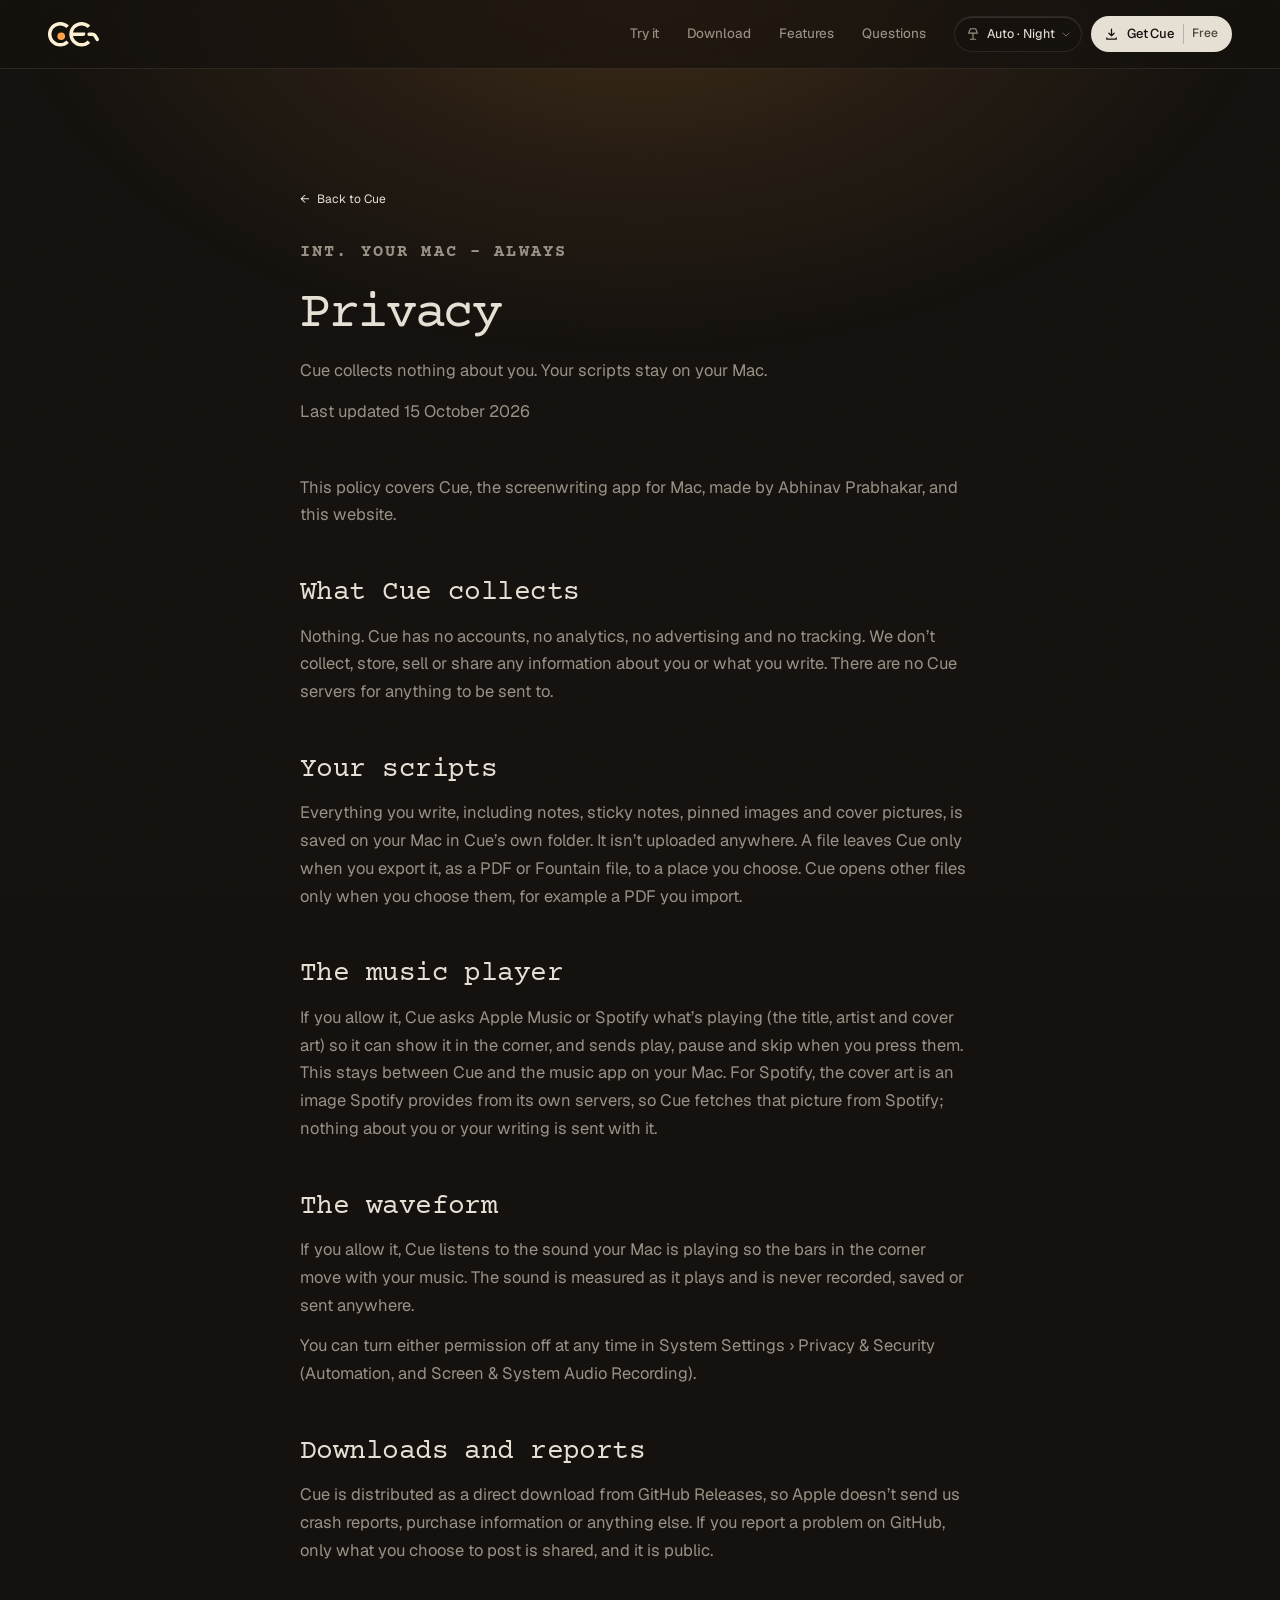
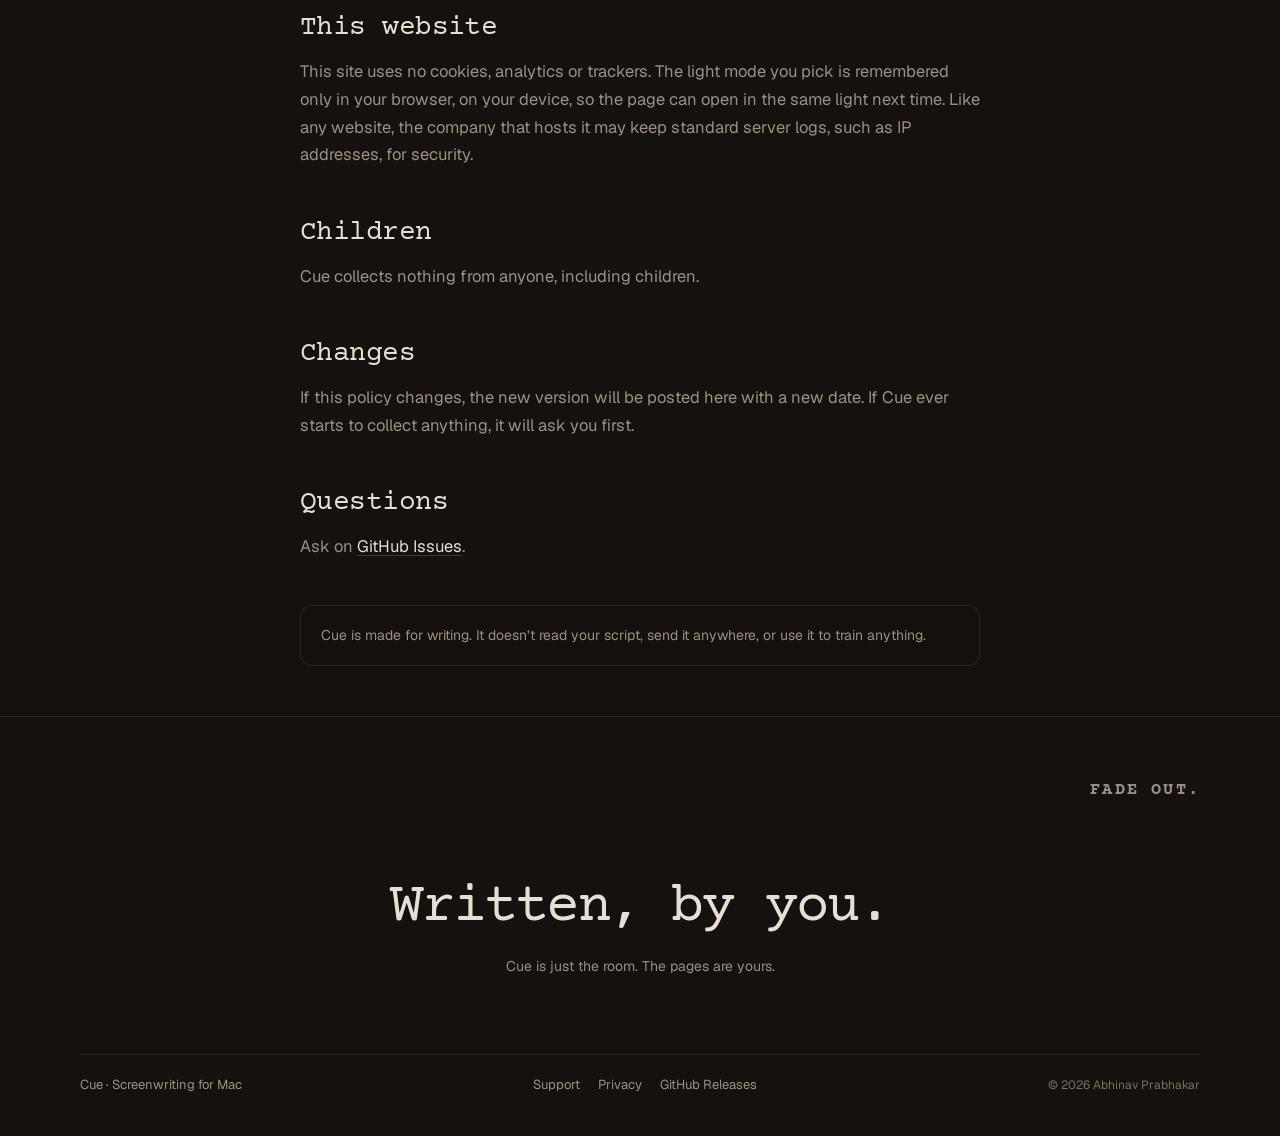
<file: docs/privacy.html>
<!doctype html>
<html lang="en" data-lamp="daylight" data-lit="on">
<head>
  <meta charset="utf-8">
  <meta name="viewport" content="width=device-width, initial-scale=1">
  <script>
    (function () {
      var root = document.documentElement;
      var choice = "auto";
      try { choice = localStorage.getItem("cue.lamp") || "auto"; } catch (error) {}
      if (choice !== "auto" && choice !== "daylight" && choice !== "evening" && choice !== "night") choice = "auto";
      var lamp = choice;
      if (choice === "auto") {
        var hour = new Date().getHours();
        lamp = hour >= 7 && hour < 17 ? "daylight" : hour >= 17 && hour < 21 ? "evening" : "night";
      }
      root.dataset.lamp = lamp;
      root.dataset.lampChoice = choice;
      var lit = "on";
      try { lit = localStorage.getItem("cue.lit") === "off" ? "off" : "on"; } catch (error) {}
      root.dataset.lit = lit;
      var meta = document.querySelector('meta[name="theme-color"]');
      if (meta) meta.setAttribute("content", lamp === "night" ? "#14110E" : lamp === "evening" ? "#E8DFD4" : "#ECE9E4");
      root.classList.add("js");
    })();
  </script>

  <title>Privacy · Cue</title>
  <meta name="description" content="Cue collects nothing about you. Your scripts stay on your Mac. Read the privacy policy for Cue, the screenwriting app for Mac.">
  <link rel="canonical" href="https://abhinav-prabhakar.github.io/CueScreenWriter/privacy.html">
  <meta name="color-scheme" content="light dark">
  <meta name="theme-color" content="#ECE9E4">
  <meta name="format-detection" content="telephone=no">
  <meta property="og:type" content="article">
  <meta property="og:site_name" content="Cue">
  <meta property="og:url" content="https://abhinav-prabhakar.github.io/CueScreenWriter/privacy.html">
  <meta property="og:title" content="Privacy · Cue">
  <meta property="og:description" content="Cue collects nothing about you. Your scripts stay on your Mac.">
  <meta property="og:image" content="https://abhinav-prabhakar.github.io/CueScreenWriter/assets/og/cue-og.png">
  <meta name="twitter:card" content="summary_large_image">
  <meta name="twitter:title" content="Privacy · Cue">
  <meta name="twitter:description" content="Cue collects nothing about you. Your scripts stay on your Mac.">
  <meta name="twitter:image" content="https://abhinav-prabhakar.github.io/CueScreenWriter/assets/og/cue-og.png">

  <link rel="icon" href="assets/favicons/favicon.ico" sizes="any">
  <link rel="icon" type="image/png" sizes="32x32" href="assets/favicons/favicon-32.png">
  <link rel="icon" type="image/png" sizes="16x16" href="assets/favicons/favicon-16.png">
  <link rel="apple-touch-icon" sizes="180x180" href="assets/favicons/apple-touch-icon.png">
  <link rel="manifest" href="assets/favicons/site.webmanifest">
  <meta name="msapplication-config" content="assets/favicons/browserconfig.xml">
  <meta name="msapplication-TileColor" content="#ECE9E4">

  <link rel="preload" href="assets/fonts/Geist.ttf" as="font" type="font/ttf" crossorigin>
  <link rel="preload" href="assets/fonts/CourierPrime-Regular.ttf" as="font" type="font/ttf" crossorigin>
  <link rel="stylesheet" href="assets/css/site.css">
</head>
<body>
  <a class="skip-link" href="#main">Skip to content</a>
  <div class="lamp-glow" aria-hidden="true"></div>
  <div class="grain" aria-hidden="true"></div>

  <header class="site-header">
    <div class="header-inner">
      <a class="brand" href="index.html" aria-label="Cue, home">
        <svg class="cue-mark" viewBox="0 0 518.11 248.63" aria-hidden="true" focusable="false">
          <path class="mark-body" d="M212.24,36.42c-48.54-48.56-127.26-48.57-175.81-.03-48.56,48.54-48.57,127.26-.03,175.81,48.54,48.56,127.26,48.57,175.81.03l.03-.03-25.11-25.11c-34.68,34.69-90.91,34.7-125.6.02-34.69-34.68-34.7-90.91-.02-125.6,34.68-34.69,90.91-34.7,125.6-.02,0,0,.02.02,.02.02l25.11-25.11Z"/>
          <circle class="mark-pupil" cx="134.36" cy="144.49" r="38.94"/>
          <path class="mark-body" d="M428.99,36.42c-48.54-48.56-127.26-48.57-175.81-.03-48.56,48.54-48.57,127.26-.03,175.81,48.54,48.56,127.26,48.57,175.81.03,0,0,.02-.02,.03-.03l-25.11-25.11c-34.68,34.69-90.91,34.7-125.6.02-34.69-34.68-34.7-90.91-.02-125.6,34.68-34.69,90.91-34.7,125.6-.02,0,0,.02.02,.02.02l25.11-25.11Z"/>
          <path class="mark-body" d="M234.49,106.56h143.33s0,15.19,0,15.19c0,11.22-9.1,20.32-20.32,20.32h0s-123.01,0-123.01,0v-35.51Z"/>
          <path class="mark-body" d="M417.82,106.56h29.65c20.18,0,38.82,10.77,48.9,28.25l19.35,33.47c4.9,8.5,1.99,19.36-6.51,24.26-8.5,4.9-19.36,1.99-24.26-6.51l-19.35-33.47c-3.74-6.49-10.65-10.49-18.14-10.5h-29.65c-9.8,0-17.75-7.95-17.75-17.75,0-9.8,7.95-17.75 17.75-17.75Z"/>
        </svg>
      </a>

      <nav class="primary-nav" aria-label="Primary">
        <a href="index.html#try">Try it</a>
        <a href="index.html#download">Download</a>
        <a href="index.html#features">Features</a>
        <a href="index.html#questions">Questions</a>
      </nav>

      <div class="header-actions">
        <div class="lamp-picker" data-lamp-picker>
          <button class="lamp-trigger" type="button" id="lamp-trigger" aria-haspopup="dialog" aria-expanded="false" aria-controls="lamp-menu">
            <span class="lamp-trigger-icon" aria-hidden="true">
              <svg viewBox="0 0 16 16" fill="none" stroke="currentColor" stroke-width="1.3" stroke-linecap="round" stroke-linejoin="round"><path d="M5 2h6l2 5H3l2-5Z"/><path d="M8 7v6M5 14h6"/></svg>
            </span>
            <span class="lamp-trigger-label" data-lamp-label>Auto · Daylight</span>
            <svg class="chev" viewBox="0 0 10 6" aria-hidden="true"><path d="m1 1 4 4 4-4" fill="none" stroke="currentColor" stroke-width="1.2" stroke-linecap="round" stroke-linejoin="round"/></svg>
          </button>
          <div class="lamp-menu" id="lamp-menu" role="dialog" aria-label="Lamp" hidden>
            <div class="lamp-menu-head"><p class="lamp-menu-title">Lamp</p><p class="lamp-menu-note">The whole page follows.</p></div>
            <div class="lamp-options" role="radiogroup" aria-label="Light">
              <button class="lamp-option" type="button" role="radio" aria-checked="true" data-lamp-choice="auto"><span class="lamp-swatch lamp-swatch--auto" aria-hidden="true"><svg viewBox="0 0 20 20"><circle cx="10" cy="10" r="7"/><path d="M10 6v4l2.6 1.6"/></svg></span><span class="lamp-option-text"><strong>Auto</strong><small>Follows the time of day</small></span><span class="lamp-check" aria-hidden="true"></span></button>
              <button class="lamp-option" type="button" role="radio" aria-checked="false" data-lamp-choice="daylight"><span class="lamp-swatch lamp-swatch--day" aria-hidden="true"><svg viewBox="0 0 20 20"><circle cx="10" cy="10" r="3.4"/><path d="M10 2v2M10 16v2M2 10h2M16 10h2M4.4 4.4l1.4 1.4M14.2 14.2l1.4 1.4M15.6 4.4l-1.4 1.4M5.8 14.2l-1.4 1.4"/></svg></span><span class="lamp-option-text"><strong>Daylight</strong><small>Clean paper, clear shadow</small></span><span class="lamp-check" aria-hidden="true"></span></button>
              <button class="lamp-option" type="button" role="radio" aria-checked="false" data-lamp-choice="evening"><span class="lamp-swatch lamp-swatch--eve" aria-hidden="true"><svg viewBox="0 0 20 20"><path d="M3 14a7 7 0 0 1 14 0"/><path d="M1.5 14h17M10 3v2M4.4 6.4l1.4 1.4M15.6 6.4l-1.4 1.4"/></svg></span><span class="lamp-option-text"><strong>Evening</strong><small>Warm paper, low sun</small></span><span class="lamp-check" aria-hidden="true"></span></button>
              <button class="lamp-option" type="button" role="radio" aria-checked="false" data-lamp-choice="night"><span class="lamp-swatch lamp-swatch--night" aria-hidden="true"><svg viewBox="0 0 20 20"><path d="M16.2 12.4A7 7 0 0 1 7.6 3.8a7 7 0 1 0 8.6 8.6Z"/></svg></span><span class="lamp-option-text"><strong>Night</strong><small>Dark desk, lit page</small></span><span class="lamp-check" aria-hidden="true"></span></button>
            </div>
            <div class="lamp-menu-foot"><span>⌥⌘L in the app</span><button class="lit-toggle" type="button" data-lit-toggle role="switch" aria-checked="true"><span class="lit-toggle-track" aria-hidden="true"><span></span></span><span data-lit-label>Lamp on</span></button></div>
          </div>
        </div>

        <a class="btn btn--header" href="https://github.com/Abhinav-Prabhakar/CueScreenWriter/releases/latest/download/Cue.zip" target="_blank" rel="noopener">
          <svg class="btn-icon" viewBox="0 0 16 16" aria-hidden="true" fill="none" stroke="currentColor" stroke-width="1.35" stroke-linecap="round" stroke-linejoin="round"><path d="M8 2.2v7.2M5.2 6.6 8 9.4l2.8-2.8M3 11.6v1.4h10v-1.4"/></svg>
          <span>Get Cue</span><span class="header-price">Free</span>
        </a>

        <button class="nav-toggle" type="button" aria-expanded="false" aria-controls="mobile-menu"><span class="nav-toggle-lines" aria-hidden="true"><span></span><span></span></span><span class="sr-only">Menu</span></button>
      </div>
    </div>

    <div class="mobile-menu" id="mobile-menu" hidden>
      <nav aria-label="Mobile">
        <a href="index.html#try"><span>Try it</span><span class="mm-index">01</span></a>
        <a href="index.html#download"><span>Download</span><span class="mm-index">02</span></a>
        <a href="index.html#features"><span>Features</span><span class="mm-index">03</span></a>
        <a href="index.html#questions"><span>Questions</span><span class="mm-index">04</span></a>
      </nav>
      <div class="mobile-menu-foot">
        <a class="btn btn--full" href="https://github.com/Abhinav-Prabhakar/CueScreenWriter/releases/latest/download/Cue.zip" target="_blank" rel="noopener">
          <svg class="btn-icon" viewBox="0 0 16 16" aria-hidden="true" fill="none" stroke="currentColor" stroke-width="1.35" stroke-linecap="round" stroke-linejoin="round"><path d="M8 2.2v7.2M5.2 6.6 8 9.4l2.8-2.8M3 11.6v1.4h10v-1.4"/></svg>
          Download Cue — Free
        </a>
        <p>macOS 15 Sequoia or later · Free download</p>
      </div>
    </div>
  </header>

  <main id="main" class="doc-main">
    <article class="doc">
      <a class="doc-back" href="index.html"><span aria-hidden="true">←</span> Back to Cue</a>
      <p class="slug">INT. YOUR MAC – ALWAYS</p>
      <h1>Privacy</h1>
      <p class="doc-lede">Cue collects nothing about you. Your scripts stay on your Mac.</p>
      <p class="doc-date">Last updated 15 October 2026</p>

      <section class="doc-section">
        <p>This policy covers Cue, the screenwriting app for Mac, made by Abhinav Prabhakar, and this website.</p>
      </section>

      <section class="doc-section">
        <h2>What Cue collects</h2>
        <p>Nothing. Cue has no accounts, no analytics, no advertising and no tracking. We don’t collect, store, sell or share any information about you or what you write. There are no Cue servers for anything to be sent to.</p>
      </section>

      <section class="doc-section">
        <h2>Your scripts</h2>
        <p>Everything you write, including notes, sticky notes, pinned images and cover pictures, is saved on your Mac in Cue’s own folder. It isn’t uploaded anywhere. A file leaves Cue only when you export it, as a PDF or Fountain file, to a place you choose. Cue opens other files only when you choose them, for example a PDF you import.</p>
      </section>

      <section class="doc-section">
        <h2>The music player</h2>
        <p>If you allow it, Cue asks Apple Music or Spotify what’s playing (the title, artist and cover art) so it can show it in the corner, and sends play, pause and skip when you press them. This stays between Cue and the music app on your Mac. For Spotify, the cover art is an image Spotify provides from its own servers, so Cue fetches that picture from Spotify; nothing about you or your writing is sent with it.</p>
      </section>

      <section class="doc-section">
        <h2>The waveform</h2>
        <p>If you allow it, Cue listens to the sound your Mac is playing so the bars in the corner move with your music. The sound is measured as it plays and is never recorded, saved or sent anywhere.</p>
        <p>You can turn either permission off at any time in System Settings › Privacy &amp; Security (Automation, and Screen &amp; System Audio Recording).</p>
      </section>

      <section class="doc-section">
        <h2>Downloads and reports</h2>
        <p>Cue is distributed as a direct download from GitHub Releases, so Apple doesn’t send us crash reports, purchase information or anything else. If you report a problem on GitHub, only what you choose to post is shared, and it is public.</p>
      </section>

      <section class="doc-section">
        <h2>This website</h2>
        <p>This site uses no cookies, analytics or trackers. The light mode you pick is remembered only in your browser, on your device, so the page can open in the same light next time. Like any website, the company that hosts it may keep standard server logs, such as IP addresses, for security.</p>
      </section>

      <section class="doc-section">
        <h2>Children</h2>
        <p>Cue collects nothing from anyone, including children.</p>
      </section>

      <section class="doc-section">
        <h2>Changes</h2>
        <p>If this policy changes, the new version will be posted here with a new date. If Cue ever starts to collect anything, it will ask you first.</p>
      </section>

      <section class="doc-section">
        <h2>Questions</h2>
        <p>Ask on <a href="https://github.com/Abhinav-Prabhakar/CueScreenWriter/issues" target="_blank" rel="noopener">GitHub Issues</a>.</p>
      </section>

      <div class="doc-note">
        <p>Cue is made for writing. It doesn’t read your script, send it anywhere, or use it to train anything.</p>
      </div>
    </article>
  </main>

  <footer class="site-footer">
    <div class="wrap footer-inner">
      <p class="footer-fade">FADE OUT.</p>
      <p class="footer-signoff">Written, by you.</p>
      <p class="footer-signoff-note">Cue is just the room. The pages are yours.</p>
      <div class="footer-meta">
        <p class="footer-title">Cue · Screenwriting for Mac</p>
        <nav class="footer-nav" aria-label="Footer">
          <a href="support.html">Support</a>
          <a href="privacy.html" aria-current="page">Privacy</a>
          <a href="https://github.com/Abhinav-Prabhakar/CueScreenWriter/releases" target="_blank" rel="noopener">GitHub Releases</a>
        </nav>
        <p class="copyright">© 2026 Abhinav Prabhakar</p>
      </div>
    </div>
  </footer>

  <script src="assets/js/site.js" defer></script>
</body>
</html>
</file>
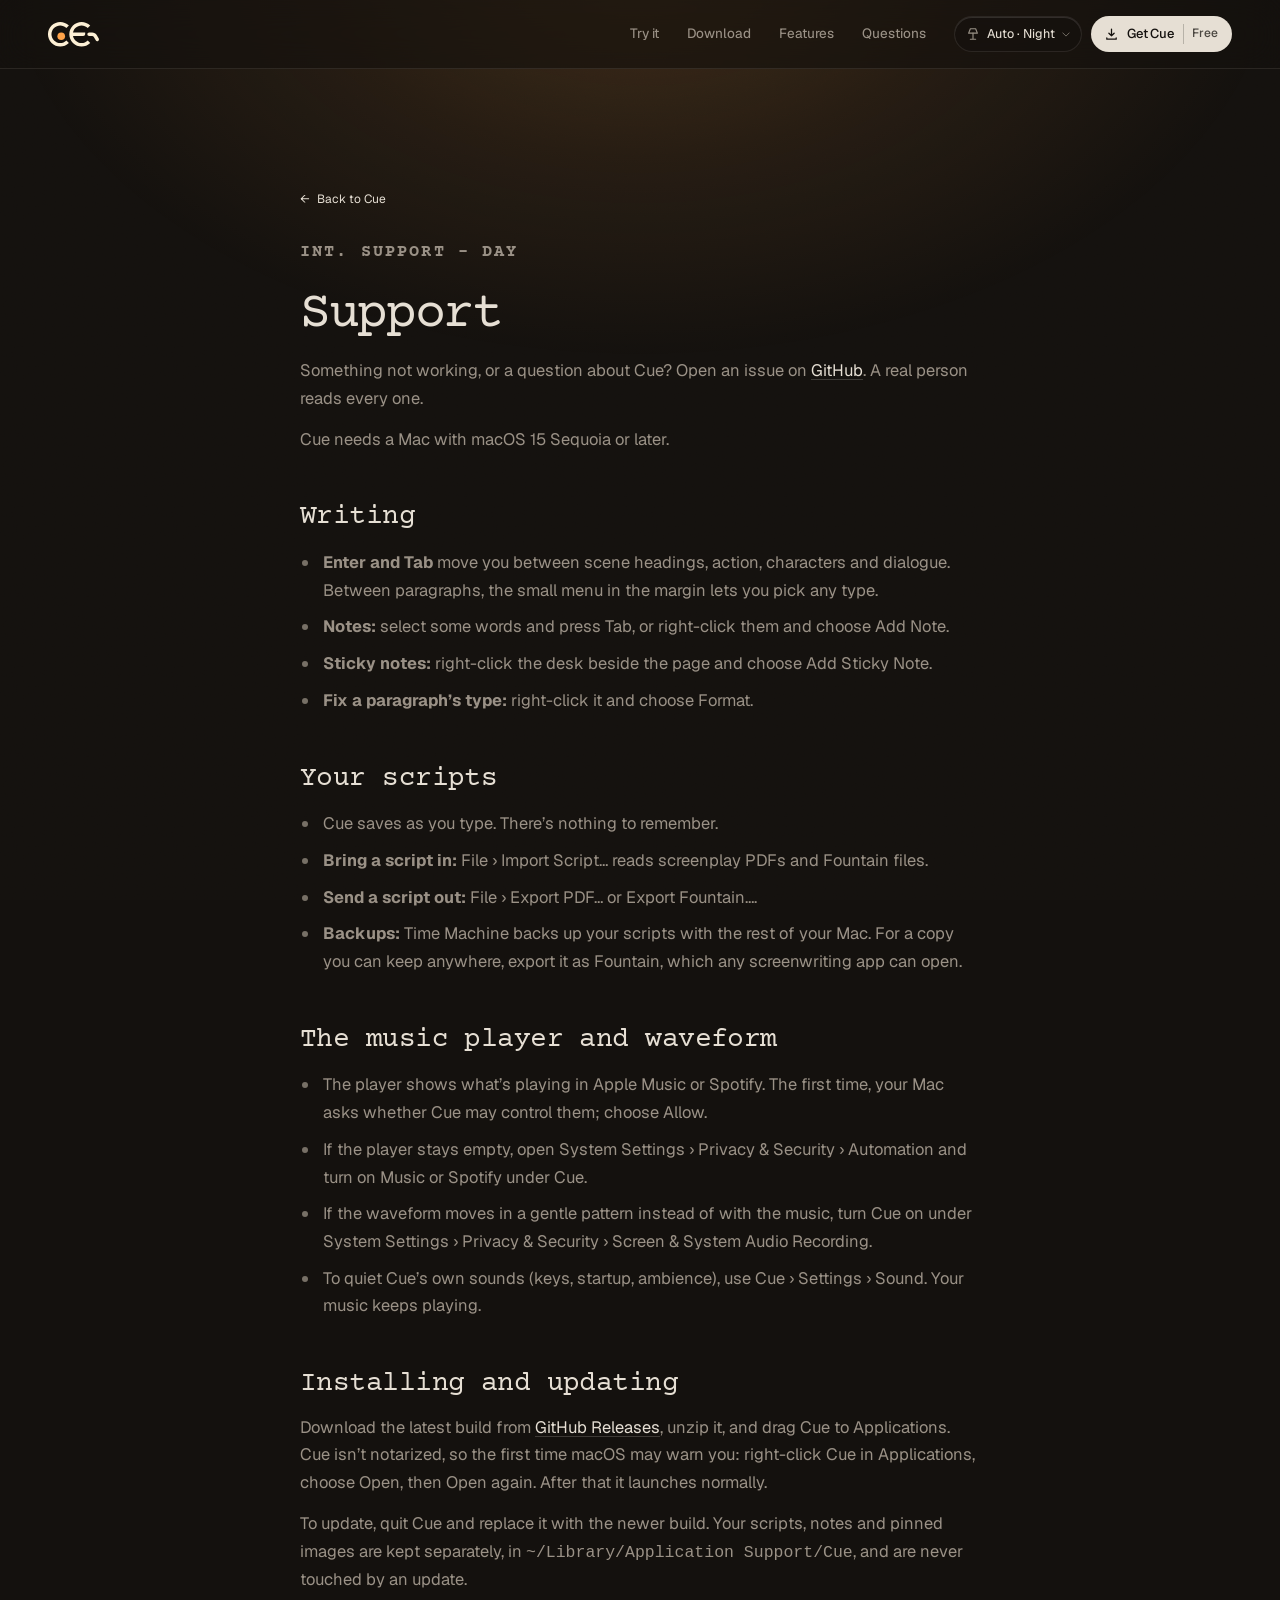
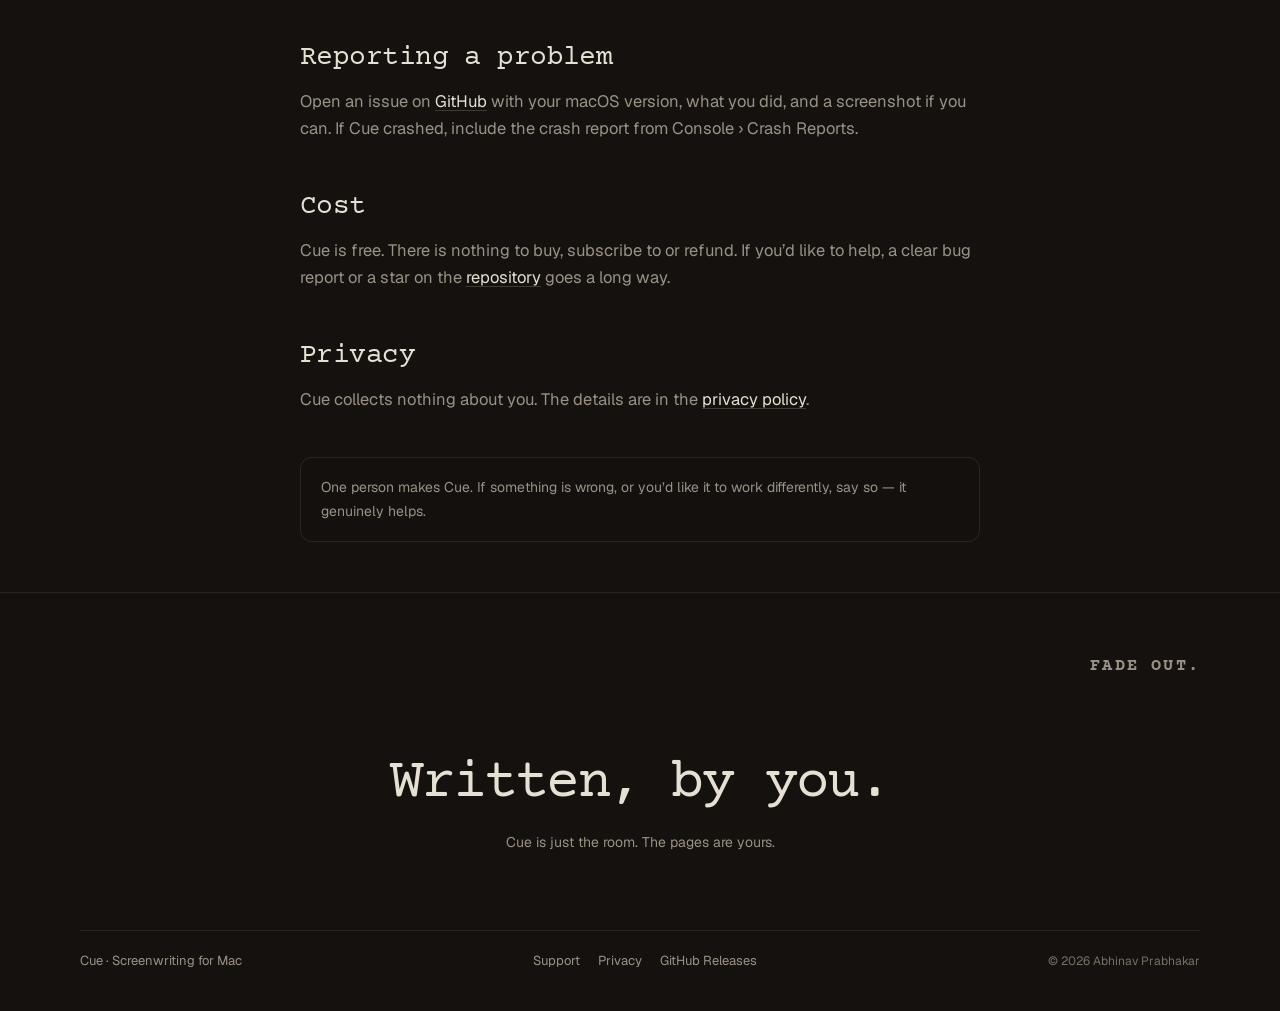
<file: docs/support.html>
<!doctype html>
<html lang="en" data-lamp="daylight" data-lit="on">
<head>
  <meta charset="utf-8">
  <meta name="viewport" content="width=device-width, initial-scale=1">
  <script>
    (function () {
      var root = document.documentElement;
      var choice = "auto";
      try { choice = localStorage.getItem("cue.lamp") || "auto"; } catch (error) {}
      if (choice !== "auto" && choice !== "daylight" && choice !== "evening" && choice !== "night") choice = "auto";
      var lamp = choice;
      if (choice === "auto") {
        var hour = new Date().getHours();
        lamp = hour >= 7 && hour < 17 ? "daylight" : hour >= 17 && hour < 21 ? "evening" : "night";
      }
      root.dataset.lamp = lamp;
      root.dataset.lampChoice = choice;
      var lit = "on";
      try { lit = localStorage.getItem("cue.lit") === "off" ? "off" : "on"; } catch (error) {}
      root.dataset.lit = lit;
      var meta = document.querySelector('meta[name="theme-color"]');
      if (meta) meta.setAttribute("content", lamp === "night" ? "#14110E" : lamp === "evening" ? "#E8DFD4" : "#ECE9E4");
      root.classList.add("js");
    })();
  </script>

  <title>Support · Cue</title>
  <meta name="description" content="Questions about Cue, the screenwriting app for Mac? Open an issue on GitHub. A real person reads every one.">
  <link rel="canonical" href="https://abhinav-prabhakar.github.io/CueScreenWriter/support.html">
  <meta name="color-scheme" content="light dark">
  <meta name="theme-color" content="#ECE9E4">
  <meta name="format-detection" content="telephone=no">
  <meta property="og:type" content="article">
  <meta property="og:site_name" content="Cue">
  <meta property="og:url" content="https://abhinav-prabhakar.github.io/CueScreenWriter/support.html">
  <meta property="og:title" content="Support · Cue">
  <meta property="og:description" content="Something not working, or a question about Cue? Open an issue on GitHub.">
  <meta property="og:image" content="https://abhinav-prabhakar.github.io/CueScreenWriter/assets/og/cue-og.png">
  <meta name="twitter:card" content="summary_large_image">
  <meta name="twitter:title" content="Support · Cue">
  <meta name="twitter:description" content="Something not working, or a question about Cue? Open an issue on GitHub.">
  <meta name="twitter:image" content="https://abhinav-prabhakar.github.io/CueScreenWriter/assets/og/cue-og.png">

  <link rel="icon" href="assets/favicons/favicon.ico" sizes="any">
  <link rel="icon" type="image/png" sizes="32x32" href="assets/favicons/favicon-32.png">
  <link rel="icon" type="image/png" sizes="16x16" href="assets/favicons/favicon-16.png">
  <link rel="apple-touch-icon" sizes="180x180" href="assets/favicons/apple-touch-icon.png">
  <link rel="manifest" href="assets/favicons/site.webmanifest">
  <meta name="msapplication-config" content="assets/favicons/browserconfig.xml">
  <meta name="msapplication-TileColor" content="#ECE9E4">

  <link rel="preload" href="assets/fonts/Geist.ttf" as="font" type="font/ttf" crossorigin>
  <link rel="preload" href="assets/fonts/CourierPrime-Regular.ttf" as="font" type="font/ttf" crossorigin>
  <link rel="stylesheet" href="assets/css/site.css">
</head>
<body>
  <a class="skip-link" href="#main">Skip to content</a>
  <div class="lamp-glow" aria-hidden="true"></div>
  <div class="grain" aria-hidden="true"></div>

  <header class="site-header">
    <div class="header-inner">
      <a class="brand" href="index.html" aria-label="Cue, home">
        <svg class="cue-mark" viewBox="0 0 518.11 248.63" aria-hidden="true" focusable="false">
          <path class="mark-body" d="M212.24,36.42c-48.54-48.56-127.26-48.57-175.81-.03-48.56,48.54-48.57,127.26-.03,175.81,48.54,48.56,127.26,48.57,175.81.03l.03-.03-25.11-25.11c-34.68,34.69-90.91,34.7-125.6.02-34.69-34.68-34.7-90.91-.02-125.6,34.68-34.69,90.91-34.7,125.6-.02,0,0,.02.02,.02.02l25.11-25.11Z"/>
          <circle class="mark-pupil" cx="134.36" cy="144.49" r="38.94"/>
          <path class="mark-body" d="M428.99,36.42c-48.54-48.56-127.26-48.57-175.81-.03-48.56,48.54-48.57,127.26-.03,175.81,48.54,48.56,127.26,48.57,175.81.03,0,0,.02-.02,.03-.03l-25.11-25.11c-34.68,34.69-90.91,34.7-125.6.02-34.69-34.68-34.7-90.91-.02-125.6,34.68-34.69,90.91-34.7,125.6-.02,0,0,.02.02,.02.02l25.11-25.11Z"/>
          <path class="mark-body" d="M234.49,106.56h143.33s0,15.19,0,15.19c0,11.22-9.1,20.32-20.32,20.32h0s-123.01,0-123.01,0v-35.51Z"/>
          <path class="mark-body" d="M417.82,106.56h29.65c20.18,0,38.82,10.77,48.9,28.25l19.35,33.47c4.9,8.5,1.99,19.36-6.51,24.26-8.5,4.9-19.36,1.99-24.26-6.51l-19.35-33.47c-3.74-6.49-10.65-10.49-18.14-10.5h-29.65c-9.8,0-17.75-7.95-17.75-17.75,0-9.8,7.95-17.75 17.75-17.75Z"/>
        </svg>
      </a>

      <nav class="primary-nav" aria-label="Primary">
        <a href="index.html#try">Try it</a>
        <a href="index.html#download">Download</a>
        <a href="index.html#features">Features</a>
        <a href="index.html#questions">Questions</a>
      </nav>

      <div class="header-actions">
        <div class="lamp-picker" data-lamp-picker>
          <button class="lamp-trigger" type="button" id="lamp-trigger" aria-haspopup="dialog" aria-expanded="false" aria-controls="lamp-menu">
            <span class="lamp-trigger-icon" aria-hidden="true">
              <svg viewBox="0 0 16 16" fill="none" stroke="currentColor" stroke-width="1.3" stroke-linecap="round" stroke-linejoin="round"><path d="M5 2h6l2 5H3l2-5Z"/><path d="M8 7v6M5 14h6"/></svg>
            </span>
            <span class="lamp-trigger-label" data-lamp-label>Auto · Daylight</span>
            <svg class="chev" viewBox="0 0 10 6" aria-hidden="true"><path d="m1 1 4 4 4-4" fill="none" stroke="currentColor" stroke-width="1.2" stroke-linecap="round" stroke-linejoin="round"/></svg>
          </button>
          <div class="lamp-menu" id="lamp-menu" role="dialog" aria-label="Lamp" hidden>
            <div class="lamp-menu-head"><p class="lamp-menu-title">Lamp</p><p class="lamp-menu-note">The whole page follows.</p></div>
            <div class="lamp-options" role="radiogroup" aria-label="Light">
              <button class="lamp-option" type="button" role="radio" aria-checked="true" data-lamp-choice="auto"><span class="lamp-swatch lamp-swatch--auto" aria-hidden="true"><svg viewBox="0 0 20 20"><circle cx="10" cy="10" r="7"/><path d="M10 6v4l2.6 1.6"/></svg></span><span class="lamp-option-text"><strong>Auto</strong><small>Follows the time of day</small></span><span class="lamp-check" aria-hidden="true"></span></button>
              <button class="lamp-option" type="button" role="radio" aria-checked="false" data-lamp-choice="daylight"><span class="lamp-swatch lamp-swatch--day" aria-hidden="true"><svg viewBox="0 0 20 20"><circle cx="10" cy="10" r="3.4"/><path d="M10 2v2M10 16v2M2 10h2M16 10h2M4.4 4.4l1.4 1.4M14.2 14.2l1.4 1.4M15.6 4.4l-1.4 1.4M5.8 14.2l-1.4 1.4"/></svg></span><span class="lamp-option-text"><strong>Daylight</strong><small>Clean paper, clear shadow</small></span><span class="lamp-check" aria-hidden="true"></span></button>
              <button class="lamp-option" type="button" role="radio" aria-checked="false" data-lamp-choice="evening"><span class="lamp-swatch lamp-swatch--eve" aria-hidden="true"><svg viewBox="0 0 20 20"><path d="M3 14a7 7 0 0 1 14 0"/><path d="M1.5 14h17M10 3v2M4.4 6.4l1.4 1.4M15.6 6.4l-1.4 1.4"/></svg></span><span class="lamp-option-text"><strong>Evening</strong><small>Warm paper, low sun</small></span><span class="lamp-check" aria-hidden="true"></span></button>
              <button class="lamp-option" type="button" role="radio" aria-checked="false" data-lamp-choice="night"><span class="lamp-swatch lamp-swatch--night" aria-hidden="true"><svg viewBox="0 0 20 20"><path d="M16.2 12.4A7 7 0 0 1 7.6 3.8a7 7 0 1 0 8.6 8.6Z"/></svg></span><span class="lamp-option-text"><strong>Night</strong><small>Dark desk, lit page</small></span><span class="lamp-check" aria-hidden="true"></span></button>
            </div>
            <div class="lamp-menu-foot"><span>⌥⌘L in the app</span><button class="lit-toggle" type="button" data-lit-toggle role="switch" aria-checked="true"><span class="lit-toggle-track" aria-hidden="true"><span></span></span><span data-lit-label>Lamp on</span></button></div>
          </div>
        </div>

        <a class="btn btn--header" href="https://github.com/Abhinav-Prabhakar/CueScreenWriter/releases/latest/download/Cue.zip" target="_blank" rel="noopener">
          <svg class="btn-icon" viewBox="0 0 16 16" aria-hidden="true" fill="none" stroke="currentColor" stroke-width="1.35" stroke-linecap="round" stroke-linejoin="round"><path d="M8 2.2v7.2M5.2 6.6 8 9.4l2.8-2.8M3 11.6v1.4h10v-1.4"/></svg>
          <span>Get Cue</span><span class="header-price">Free</span>
        </a>

        <button class="nav-toggle" type="button" aria-expanded="false" aria-controls="mobile-menu"><span class="nav-toggle-lines" aria-hidden="true"><span></span><span></span></span><span class="sr-only">Menu</span></button>
      </div>
    </div>

    <div class="mobile-menu" id="mobile-menu" hidden>
      <nav aria-label="Mobile">
        <a href="index.html#try"><span>Try it</span><span class="mm-index">01</span></a>
        <a href="index.html#download"><span>Download</span><span class="mm-index">02</span></a>
        <a href="index.html#features"><span>Features</span><span class="mm-index">03</span></a>
        <a href="index.html#questions"><span>Questions</span><span class="mm-index">04</span></a>
      </nav>
      <div class="mobile-menu-foot">
        <a class="btn btn--full" href="https://github.com/Abhinav-Prabhakar/CueScreenWriter/releases/latest/download/Cue.zip" target="_blank" rel="noopener">
          <svg class="btn-icon" viewBox="0 0 16 16" aria-hidden="true" fill="none" stroke="currentColor" stroke-width="1.35" stroke-linecap="round" stroke-linejoin="round"><path d="M8 2.2v7.2M5.2 6.6 8 9.4l2.8-2.8M3 11.6v1.4h10v-1.4"/></svg>
          Download Cue — Free
        </a>
        <p>macOS 15 Sequoia or later · Free download</p>
      </div>
    </div>
  </header>

  <main id="main" class="doc-main">
    <article class="doc">
      <a class="doc-back" href="index.html"><span aria-hidden="true">←</span> Back to Cue</a>
      <p class="slug">INT. SUPPORT – DAY</p>
      <h1>Support</h1>
      <p class="doc-lede">Something not working, or a question about Cue? Open an issue on <a href="https://github.com/Abhinav-Prabhakar/CueScreenWriter/issues" target="_blank" rel="noopener">GitHub</a>. A real person reads every one.</p>
      <p class="doc-date">Cue needs a Mac with macOS 15 Sequoia or later.</p>

      <section class="doc-section">
        <h2>Writing</h2>
        <ul>
          <li><strong>Enter and Tab</strong> move you between scene headings, action, characters and dialogue. Between paragraphs, the small menu in the margin lets you pick any type.</li>
          <li><strong>Notes:</strong> select some words and press Tab, or right-click them and choose Add Note.</li>
          <li><strong>Sticky notes:</strong> right-click the desk beside the page and choose Add Sticky Note.</li>
          <li><strong>Fix a paragraph’s type:</strong> right-click it and choose Format.</li>
        </ul>
      </section>

      <section class="doc-section">
        <h2>Your scripts</h2>
        <ul>
          <li>Cue saves as you type. There’s nothing to remember.</li>
          <li><strong>Bring a script in:</strong> File › Import Script… reads screenplay PDFs and Fountain files.</li>
          <li><strong>Send a script out:</strong> File › Export PDF… or Export Fountain….</li>
          <li><strong>Backups:</strong> Time Machine backs up your scripts with the rest of your Mac. For a copy you can keep anywhere, export it as Fountain, which any screenwriting app can open.</li>
        </ul>
      </section>

      <section class="doc-section">
        <h2>The music player and waveform</h2>
        <ul>
          <li>The player shows what’s playing in Apple Music or Spotify. The first time, your Mac asks whether Cue may control them; choose Allow.</li>
          <li>If the player stays empty, open System Settings › Privacy &amp; Security › Automation and turn on Music or Spotify under Cue.</li>
          <li>If the waveform moves in a gentle pattern instead of with the music, turn Cue on under System Settings › Privacy &amp; Security › Screen &amp; System Audio Recording.</li>
          <li>To quiet Cue’s own sounds (keys, startup, ambience), use Cue › Settings › Sound. Your music keeps playing.</li>
        </ul>
      </section>

      <section class="doc-section">
        <h2>Installing and updating</h2>
        <p>Download the latest build from <a href="https://github.com/Abhinav-Prabhakar/CueScreenWriter/releases/latest" target="_blank" rel="noopener">GitHub Releases</a>, unzip it, and drag Cue to Applications. Cue isn’t notarized, so the first time macOS may warn you: right-click Cue in Applications, choose Open, then Open again. After that it launches normally.</p>
        <p>To update, quit Cue and replace it with the newer build. Your scripts, notes and pinned images are kept separately, in <code>~/Library/Application Support/Cue</code>, and are never touched by an update.</p>
      </section>

      <section class="doc-section">
        <h2>Reporting a problem</h2>
        <p>Open an issue on <a href="https://github.com/Abhinav-Prabhakar/CueScreenWriter/issues" target="_blank" rel="noopener">GitHub</a> with your macOS version, what you did, and a screenshot if you can. If Cue crashed, include the crash report from Console › Crash Reports.</p>
      </section>

      <section class="doc-section">
        <h2>Cost</h2>
        <p>Cue is free. There is nothing to buy, subscribe to or refund. If you’d like to help, a clear bug report or a star on the <a href="https://github.com/Abhinav-Prabhakar/CueScreenWriter" target="_blank" rel="noopener">repository</a> goes a long way.</p>
      </section>

      <section class="doc-section">
        <h2>Privacy</h2>
        <p>Cue collects nothing about you. The details are in the <a href="privacy.html">privacy policy</a>.</p>
      </section>

      <div class="doc-note">
        <p>One person makes Cue. If something is wrong, or you’d like it to work differently, say so — it genuinely helps.</p>
      </div>
    </article>
  </main>

  <footer class="site-footer">
    <div class="wrap footer-inner">
      <p class="footer-fade">FADE OUT.</p>
      <p class="footer-signoff">Written, by you.</p>
      <p class="footer-signoff-note">Cue is just the room. The pages are yours.</p>
      <div class="footer-meta">
        <p class="footer-title">Cue · Screenwriting for Mac</p>
        <nav class="footer-nav" aria-label="Footer">
          <a href="support.html" aria-current="page">Support</a>
          <a href="privacy.html">Privacy</a>
          <a href="https://github.com/Abhinav-Prabhakar/CueScreenWriter/releases" target="_blank" rel="noopener">GitHub Releases</a>
        </nav>
        <p class="copyright">© 2026 Abhinav Prabhakar</p>
      </div>
    </div>
  </footer>

  <script src="assets/js/site.js" defer></script>
</body>
</html>
</file>
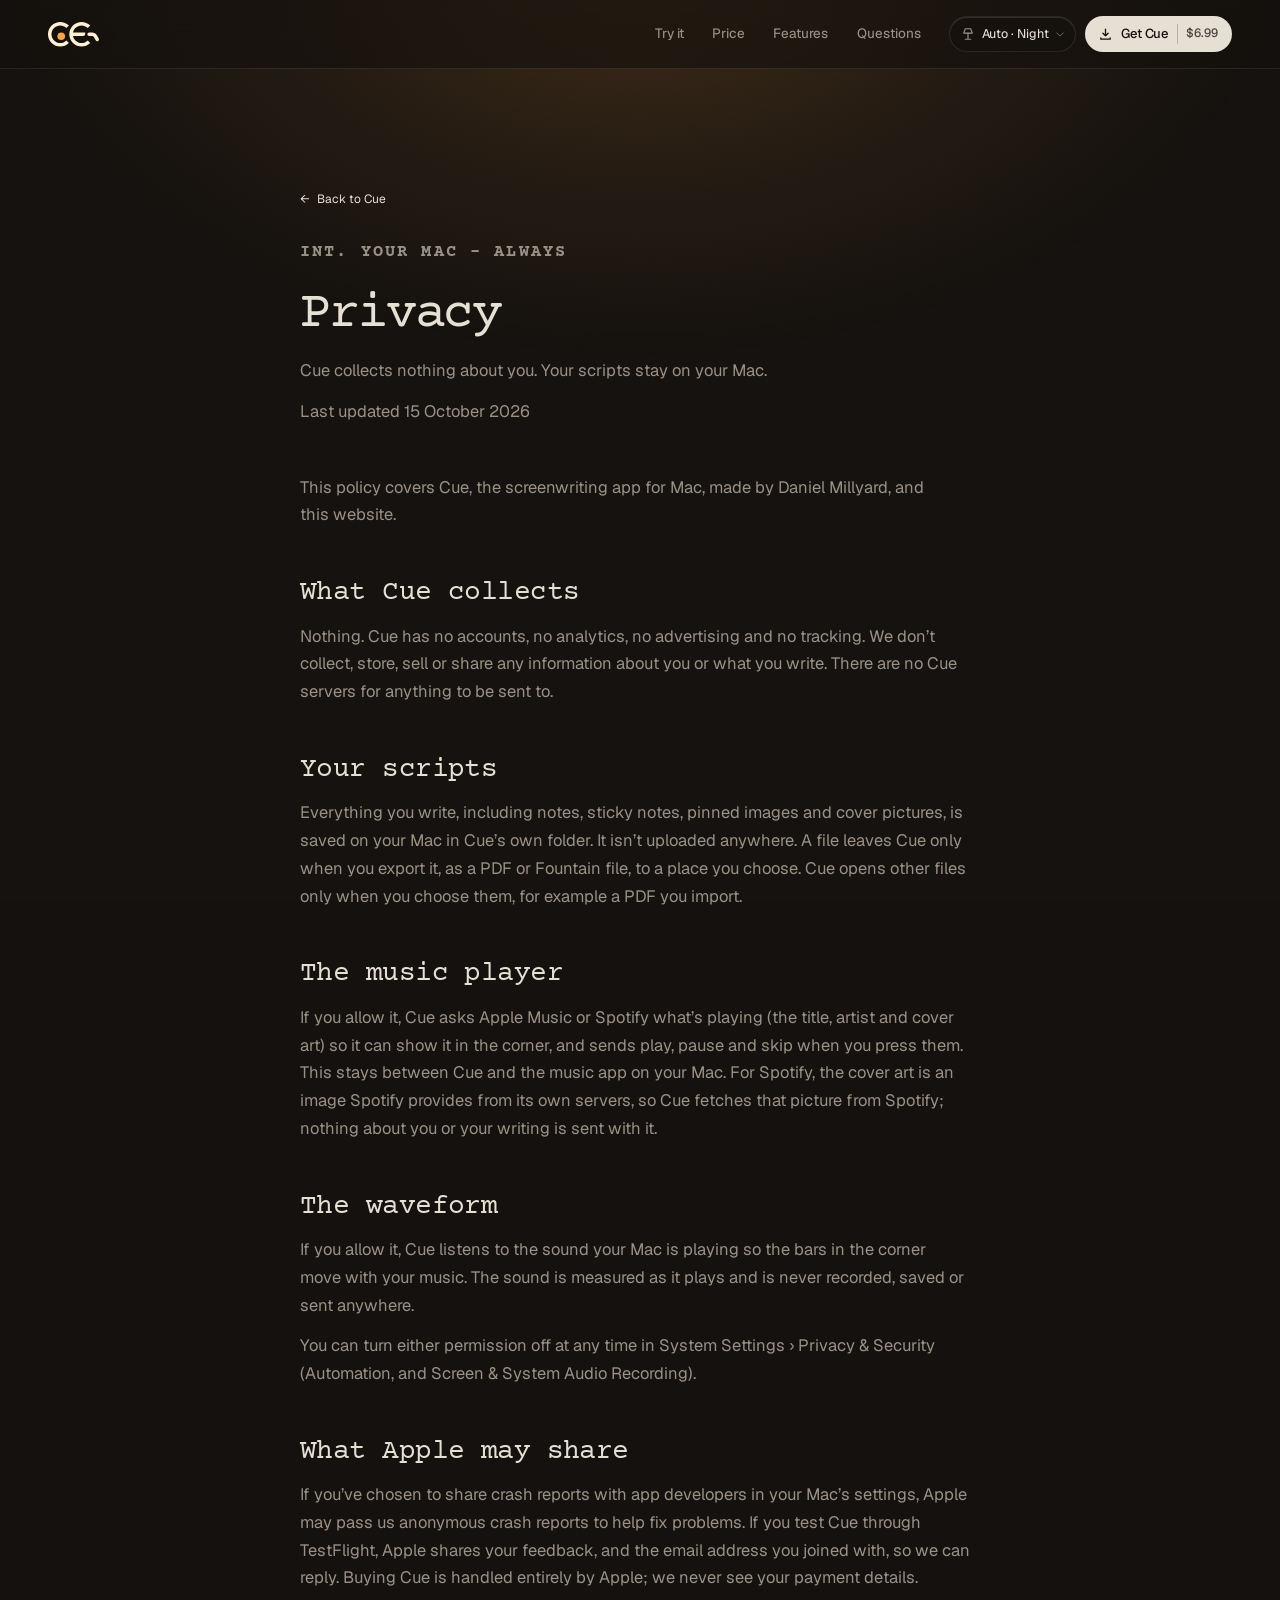
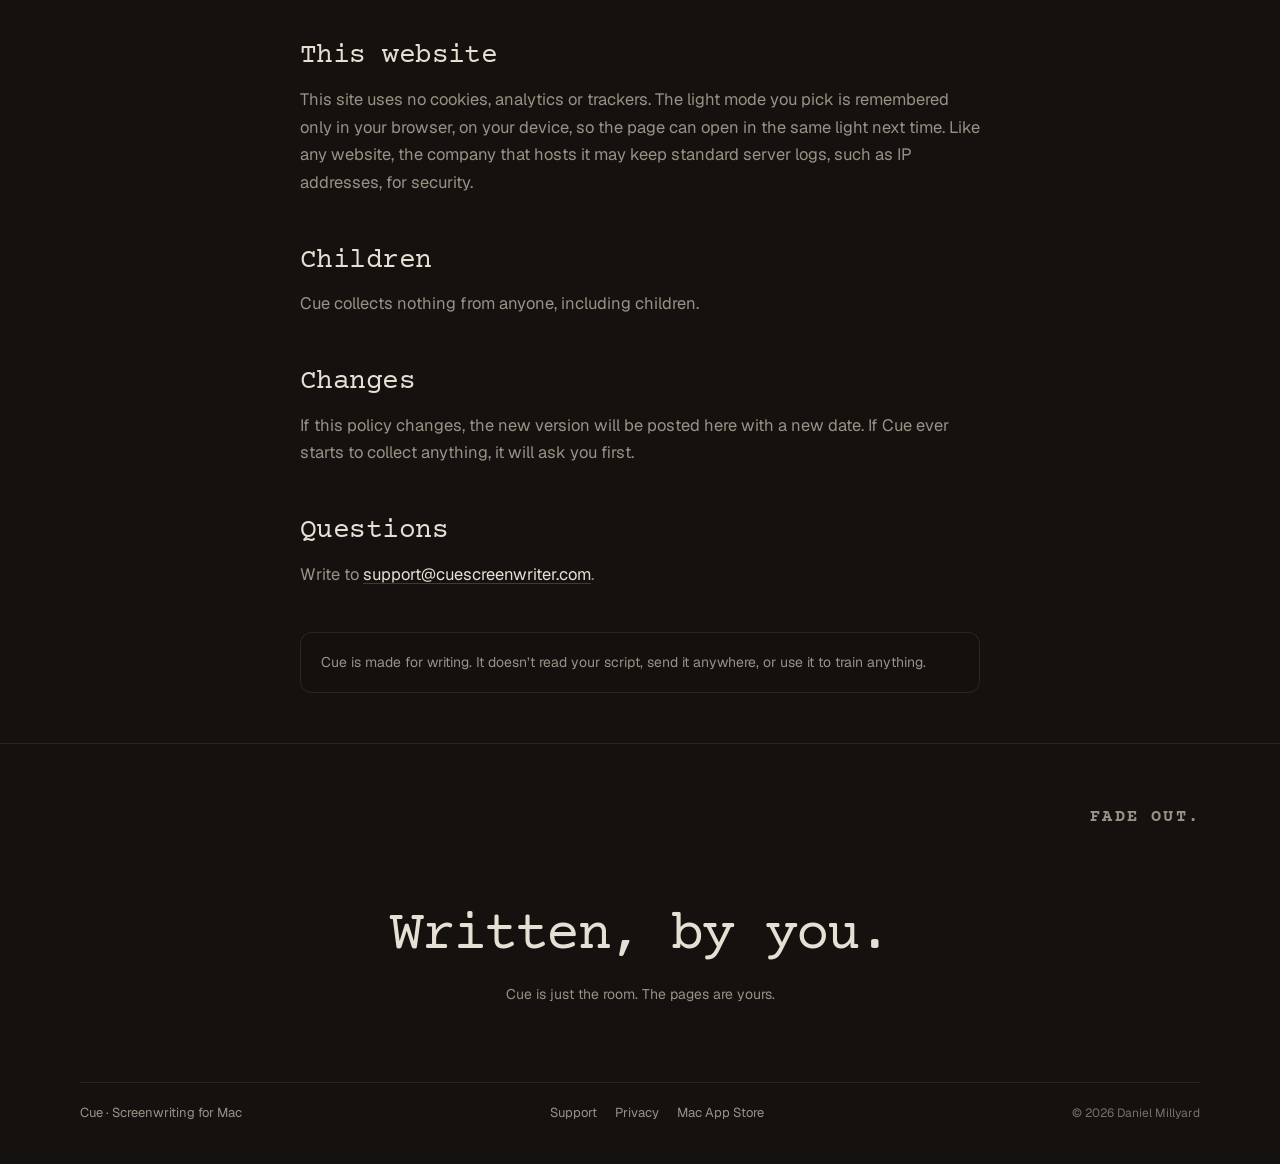
<file: site/privacy.html>
<!doctype html>
<html lang="en" data-lamp="daylight" data-lit="on">
<head>
  <meta charset="utf-8">
  <meta name="viewport" content="width=device-width, initial-scale=1">
  <script>
    (function () {
      var root = document.documentElement;
      var choice = "auto";
      try { choice = localStorage.getItem("cue.lamp") || "auto"; } catch (error) {}
      if (choice !== "auto" && choice !== "daylight" && choice !== "evening" && choice !== "night") choice = "auto";
      var lamp = choice;
      if (choice === "auto") {
        var hour = new Date().getHours();
        lamp = hour >= 7 && hour < 17 ? "daylight" : hour >= 17 && hour < 21 ? "evening" : "night";
      }
      root.dataset.lamp = lamp;
      root.dataset.lampChoice = choice;
      var lit = "on";
      try { lit = localStorage.getItem("cue.lit") === "off" ? "off" : "on"; } catch (error) {}
      root.dataset.lit = lit;
      var meta = document.querySelector('meta[name="theme-color"]');
      if (meta) meta.setAttribute("content", lamp === "night" ? "#14110E" : lamp === "evening" ? "#E8DFD4" : "#ECE9E4");
      root.classList.add("js");
    })();
  </script>

  <title>Privacy · Cue</title>
  <meta name="description" content="Cue collects nothing about you. Your scripts stay on your Mac. Read the privacy policy for Cue, the screenwriting app for Mac.">
  <link rel="canonical" href="https://abhinav-prabhakar.github.io/CueScreenWriter/privacy.html">
  <meta name="color-scheme" content="light dark">
  <meta name="theme-color" content="#ECE9E4">
  <meta name="format-detection" content="telephone=no">
  <meta property="og:type" content="article">
  <meta property="og:site_name" content="Cue">
  <meta property="og:url" content="https://abhinav-prabhakar.github.io/CueScreenWriter/privacy.html">
  <meta property="og:title" content="Privacy · Cue">
  <meta property="og:description" content="Cue collects nothing about you. Your scripts stay on your Mac.">
  <meta property="og:image" content="https://abhinav-prabhakar.github.io/CueScreenWriter/assets/og/cue-og.png">
  <meta name="twitter:card" content="summary_large_image">
  <meta name="twitter:title" content="Privacy · Cue">
  <meta name="twitter:description" content="Cue collects nothing about you. Your scripts stay on your Mac.">
  <meta name="twitter:image" content="https://abhinav-prabhakar.github.io/CueScreenWriter/assets/og/cue-og.png">

  <link rel="icon" href="assets/favicons/favicon.ico" sizes="any">
  <link rel="icon" type="image/png" sizes="32x32" href="assets/favicons/favicon-32.png">
  <link rel="icon" type="image/png" sizes="16x16" href="assets/favicons/favicon-16.png">
  <link rel="apple-touch-icon" sizes="180x180" href="assets/favicons/apple-touch-icon.png">
  <link rel="manifest" href="assets/favicons/site.webmanifest">
  <meta name="msapplication-config" content="assets/favicons/browserconfig.xml">
  <meta name="msapplication-TileColor" content="#ECE9E4">

  <link rel="preload" href="assets/fonts/Geist.ttf" as="font" type="font/ttf" crossorigin>
  <link rel="preload" href="assets/fonts/CourierPrime-Regular.ttf" as="font" type="font/ttf" crossorigin>
  <link rel="stylesheet" href="assets/css/site.css">
</head>
<body>
  <a class="skip-link" href="#main">Skip to content</a>
  <div class="lamp-glow" aria-hidden="true"></div>
  <div class="grain" aria-hidden="true"></div>

  <header class="site-header">
    <div class="header-inner">
      <a class="brand" href="index.html" aria-label="Cue, home">
        <svg class="cue-mark" viewBox="0 0 518.11 248.63" aria-hidden="true" focusable="false">
          <path class="mark-body" d="M212.24,36.42c-48.54-48.56-127.26-48.57-175.81-.03-48.56,48.54-48.57,127.26-.03,175.81,48.54,48.56,127.26,48.57,175.81.03l.03-.03-25.11-25.11c-34.68,34.69-90.91,34.7-125.6.02-34.69-34.68-34.7-90.91-.02-125.6,34.68-34.69,90.91-34.7,125.6-.02,0,0,.02.02,.02.02l25.11-25.11Z"/>
          <circle class="mark-pupil" cx="134.36" cy="144.49" r="38.94"/>
          <path class="mark-body" d="M428.99,36.42c-48.54-48.56-127.26-48.57-175.81-.03-48.56,48.54-48.57,127.26-.03,175.81,48.54,48.56,127.26,48.57,175.81.03,0,0,.02-.02,.03-.03l-25.11-25.11c-34.68,34.69-90.91,34.7-125.6.02-34.69-34.68-34.7-90.91-.02-125.6,34.68-34.69,90.91-34.7,125.6-.02,0,0,.02.02,.02.02l25.11-25.11Z"/>
          <path class="mark-body" d="M234.49,106.56h143.33s0,15.19,0,15.19c0,11.22-9.1,20.32-20.32,20.32h0s-123.01,0-123.01,0v-35.51Z"/>
          <path class="mark-body" d="M417.82,106.56h29.65c20.18,0,38.82,10.77,48.9,28.25l19.35,33.47c4.9,8.5,1.99,19.36-6.51,24.26-8.5,4.9-19.36,1.99-24.26-6.51l-19.35-33.47c-3.74-6.49-10.65-10.49-18.14-10.5h-29.65c-9.8,0-17.75-7.95-17.75-17.75,0-9.8,7.95-17.75 17.75-17.75Z"/>
        </svg>
      </a>

      <nav class="primary-nav" aria-label="Primary">
        <a href="index.html#try">Try it</a>
        <a href="index.html#price">Price</a>
        <a href="index.html#features">Features</a>
        <a href="index.html#questions">Questions</a>
      </nav>

      <div class="header-actions">
        <div class="lamp-picker" data-lamp-picker>
          <button class="lamp-trigger" type="button" id="lamp-trigger" aria-haspopup="dialog" aria-expanded="false" aria-controls="lamp-menu">
            <span class="lamp-trigger-icon" aria-hidden="true">
              <svg viewBox="0 0 16 16" fill="none" stroke="currentColor" stroke-width="1.3" stroke-linecap="round" stroke-linejoin="round"><path d="M5 2h6l2 5H3l2-5Z"/><path d="M8 7v6M5 14h6"/></svg>
            </span>
            <span class="lamp-trigger-label" data-lamp-label>Auto · Daylight</span>
            <svg class="chev" viewBox="0 0 10 6" aria-hidden="true"><path d="m1 1 4 4 4-4" fill="none" stroke="currentColor" stroke-width="1.2" stroke-linecap="round" stroke-linejoin="round"/></svg>
          </button>
          <div class="lamp-menu" id="lamp-menu" role="dialog" aria-label="Lamp" hidden>
            <div class="lamp-menu-head"><p class="lamp-menu-title">Lamp</p><p class="lamp-menu-note">The whole page follows.</p></div>
            <div class="lamp-options" role="radiogroup" aria-label="Light">
              <button class="lamp-option" type="button" role="radio" aria-checked="true" data-lamp-choice="auto"><span class="lamp-swatch lamp-swatch--auto" aria-hidden="true"><svg viewBox="0 0 20 20"><circle cx="10" cy="10" r="7"/><path d="M10 6v4l2.6 1.6"/></svg></span><span class="lamp-option-text"><strong>Auto</strong><small>Follows the time of day</small></span><span class="lamp-check" aria-hidden="true"></span></button>
              <button class="lamp-option" type="button" role="radio" aria-checked="false" data-lamp-choice="daylight"><span class="lamp-swatch lamp-swatch--day" aria-hidden="true"><svg viewBox="0 0 20 20"><circle cx="10" cy="10" r="3.4"/><path d="M10 2v2M10 16v2M2 10h2M16 10h2M4.4 4.4l1.4 1.4M14.2 14.2l1.4 1.4M15.6 4.4l-1.4 1.4M5.8 14.2l-1.4 1.4"/></svg></span><span class="lamp-option-text"><strong>Daylight</strong><small>Clean paper, clear shadow</small></span><span class="lamp-check" aria-hidden="true"></span></button>
              <button class="lamp-option" type="button" role="radio" aria-checked="false" data-lamp-choice="evening"><span class="lamp-swatch lamp-swatch--eve" aria-hidden="true"><svg viewBox="0 0 20 20"><path d="M3 14a7 7 0 0 1 14 0"/><path d="M1.5 14h17M10 3v2M4.4 6.4l1.4 1.4M15.6 6.4l-1.4 1.4"/></svg></span><span class="lamp-option-text"><strong>Evening</strong><small>Warm paper, low sun</small></span><span class="lamp-check" aria-hidden="true"></span></button>
              <button class="lamp-option" type="button" role="radio" aria-checked="false" data-lamp-choice="night"><span class="lamp-swatch lamp-swatch--night" aria-hidden="true"><svg viewBox="0 0 20 20"><path d="M16.2 12.4A7 7 0 0 1 7.6 3.8a7 7 0 1 0 8.6 8.6Z"/></svg></span><span class="lamp-option-text"><strong>Night</strong><small>Dark desk, lit page</small></span><span class="lamp-check" aria-hidden="true"></span></button>
            </div>
            <div class="lamp-menu-foot"><span>⌥⌘L in the app</span><button class="lit-toggle" type="button" data-lit-toggle role="switch" aria-checked="true"><span class="lit-toggle-track" aria-hidden="true"><span></span></span><span data-lit-label>Lamp on</span></button></div>
          </div>
        </div>

        <a class="btn btn--header" href="https://apps.apple.com/app/cue-screenwriting/id6823013313?mt=12" target="_blank" rel="noopener">
          <svg class="btn-icon" viewBox="0 0 16 16" aria-hidden="true" fill="none" stroke="currentColor" stroke-width="1.35" stroke-linecap="round" stroke-linejoin="round"><path d="M8 2.2v7.2M5.2 6.6 8 9.4l2.8-2.8M3 11.6v1.4h10v-1.4"/></svg>
          <span>Get Cue</span><span class="header-price">$6.99</span>
        </a>

        <button class="nav-toggle" type="button" aria-expanded="false" aria-controls="mobile-menu"><span class="nav-toggle-lines" aria-hidden="true"><span></span><span></span></span><span class="sr-only">Menu</span></button>
      </div>
    </div>

    <div class="mobile-menu" id="mobile-menu" hidden>
      <nav aria-label="Mobile">
        <a href="index.html#try"><span>Try it</span><span class="mm-index">01</span></a>
        <a href="index.html#price"><span>Price</span><span class="mm-index">02</span></a>
        <a href="index.html#features"><span>Features</span><span class="mm-index">03</span></a>
        <a href="index.html#questions"><span>Questions</span><span class="mm-index">04</span></a>
      </nav>
      <div class="mobile-menu-foot">
        <a class="btn btn--full" href="https://apps.apple.com/app/cue-screenwriting/id6823013313?mt=12" target="_blank" rel="noopener">
          <svg class="btn-icon" viewBox="0 0 16 16" aria-hidden="true" fill="none" stroke="currentColor" stroke-width="1.35" stroke-linecap="round" stroke-linejoin="round"><path d="M8 2.2v7.2M5.2 6.6 8 9.4l2.8-2.8M3 11.6v1.4h10v-1.4"/></svg>
          Download Cue — $6.99
        </a>
        <p>macOS 15 Sequoia or later · One-time purchase</p>
      </div>
    </div>
  </header>

  <main id="main" class="doc-main">
    <article class="doc">
      <a class="doc-back" href="index.html"><span aria-hidden="true">←</span> Back to Cue</a>
      <p class="slug">INT. YOUR MAC – ALWAYS</p>
      <h1>Privacy</h1>
      <p class="doc-lede">Cue collects nothing about you. Your scripts stay on your Mac.</p>
      <p class="doc-date">Last updated 15 October 2026</p>

      <section class="doc-section">
        <p>This policy covers Cue, the screenwriting app for Mac, made by Daniel Millyard, and this website.</p>
      </section>

      <section class="doc-section">
        <h2>What Cue collects</h2>
        <p>Nothing. Cue has no accounts, no analytics, no advertising and no tracking. We don’t collect, store, sell or share any information about you or what you write. There are no Cue servers for anything to be sent to.</p>
      </section>

      <section class="doc-section">
        <h2>Your scripts</h2>
        <p>Everything you write, including notes, sticky notes, pinned images and cover pictures, is saved on your Mac in Cue’s own folder. It isn’t uploaded anywhere. A file leaves Cue only when you export it, as a PDF or Fountain file, to a place you choose. Cue opens other files only when you choose them, for example a PDF you import.</p>
      </section>

      <section class="doc-section">
        <h2>The music player</h2>
        <p>If you allow it, Cue asks Apple Music or Spotify what’s playing (the title, artist and cover art) so it can show it in the corner, and sends play, pause and skip when you press them. This stays between Cue and the music app on your Mac. For Spotify, the cover art is an image Spotify provides from its own servers, so Cue fetches that picture from Spotify; nothing about you or your writing is sent with it.</p>
      </section>

      <section class="doc-section">
        <h2>The waveform</h2>
        <p>If you allow it, Cue listens to the sound your Mac is playing so the bars in the corner move with your music. The sound is measured as it plays and is never recorded, saved or sent anywhere.</p>
        <p>You can turn either permission off at any time in System Settings › Privacy &amp; Security (Automation, and Screen &amp; System Audio Recording).</p>
      </section>

      <section class="doc-section">
        <h2>What Apple may share</h2>
        <p>If you’ve chosen to share crash reports with app developers in your Mac’s settings, Apple may pass us anonymous crash reports to help fix problems. If you test Cue through TestFlight, Apple shares your feedback, and the email address you joined with, so we can reply. Buying Cue is handled entirely by Apple; we never see your payment details.</p>
      </section>

      <section class="doc-section">
        <h2>This website</h2>
        <p>This site uses no cookies, analytics or trackers. The light mode you pick is remembered only in your browser, on your device, so the page can open in the same light next time. Like any website, the company that hosts it may keep standard server logs, such as IP addresses, for security.</p>
      </section>

      <section class="doc-section">
        <h2>Children</h2>
        <p>Cue collects nothing from anyone, including children.</p>
      </section>

      <section class="doc-section">
        <h2>Changes</h2>
        <p>If this policy changes, the new version will be posted here with a new date. If Cue ever starts to collect anything, it will ask you first.</p>
      </section>

      <section class="doc-section">
        <h2>Questions</h2>
        <p>Write to <a href="mailto:support@cuescreenwriter.com">support@cuescreenwriter.com</a>.</p>
      </section>

      <div class="doc-note">
        <p>Cue is made for writing. It doesn’t read your script, send it anywhere, or use it to train anything.</p>
      </div>
    </article>
  </main>

  <footer class="site-footer">
    <div class="wrap footer-inner">
      <p class="footer-fade">FADE OUT.</p>
      <p class="footer-signoff">Written, by you.</p>
      <p class="footer-signoff-note">Cue is just the room. The pages are yours.</p>
      <div class="footer-meta">
        <p class="footer-title">Cue · Screenwriting for Mac</p>
        <nav class="footer-nav" aria-label="Footer">
          <a href="support.html">Support</a>
          <a href="privacy.html" aria-current="page">Privacy</a>
          <a href="https://apps.apple.com/app/cue-screenwriting/id6823013313?mt=12" target="_blank" rel="noopener">Mac App Store</a>
        </nav>
        <p class="copyright">© 2026 Daniel Millyard</p>
      </div>
    </div>
  </footer>

  <script src="assets/js/site.js" defer></script>
</body>
</html>
</file>
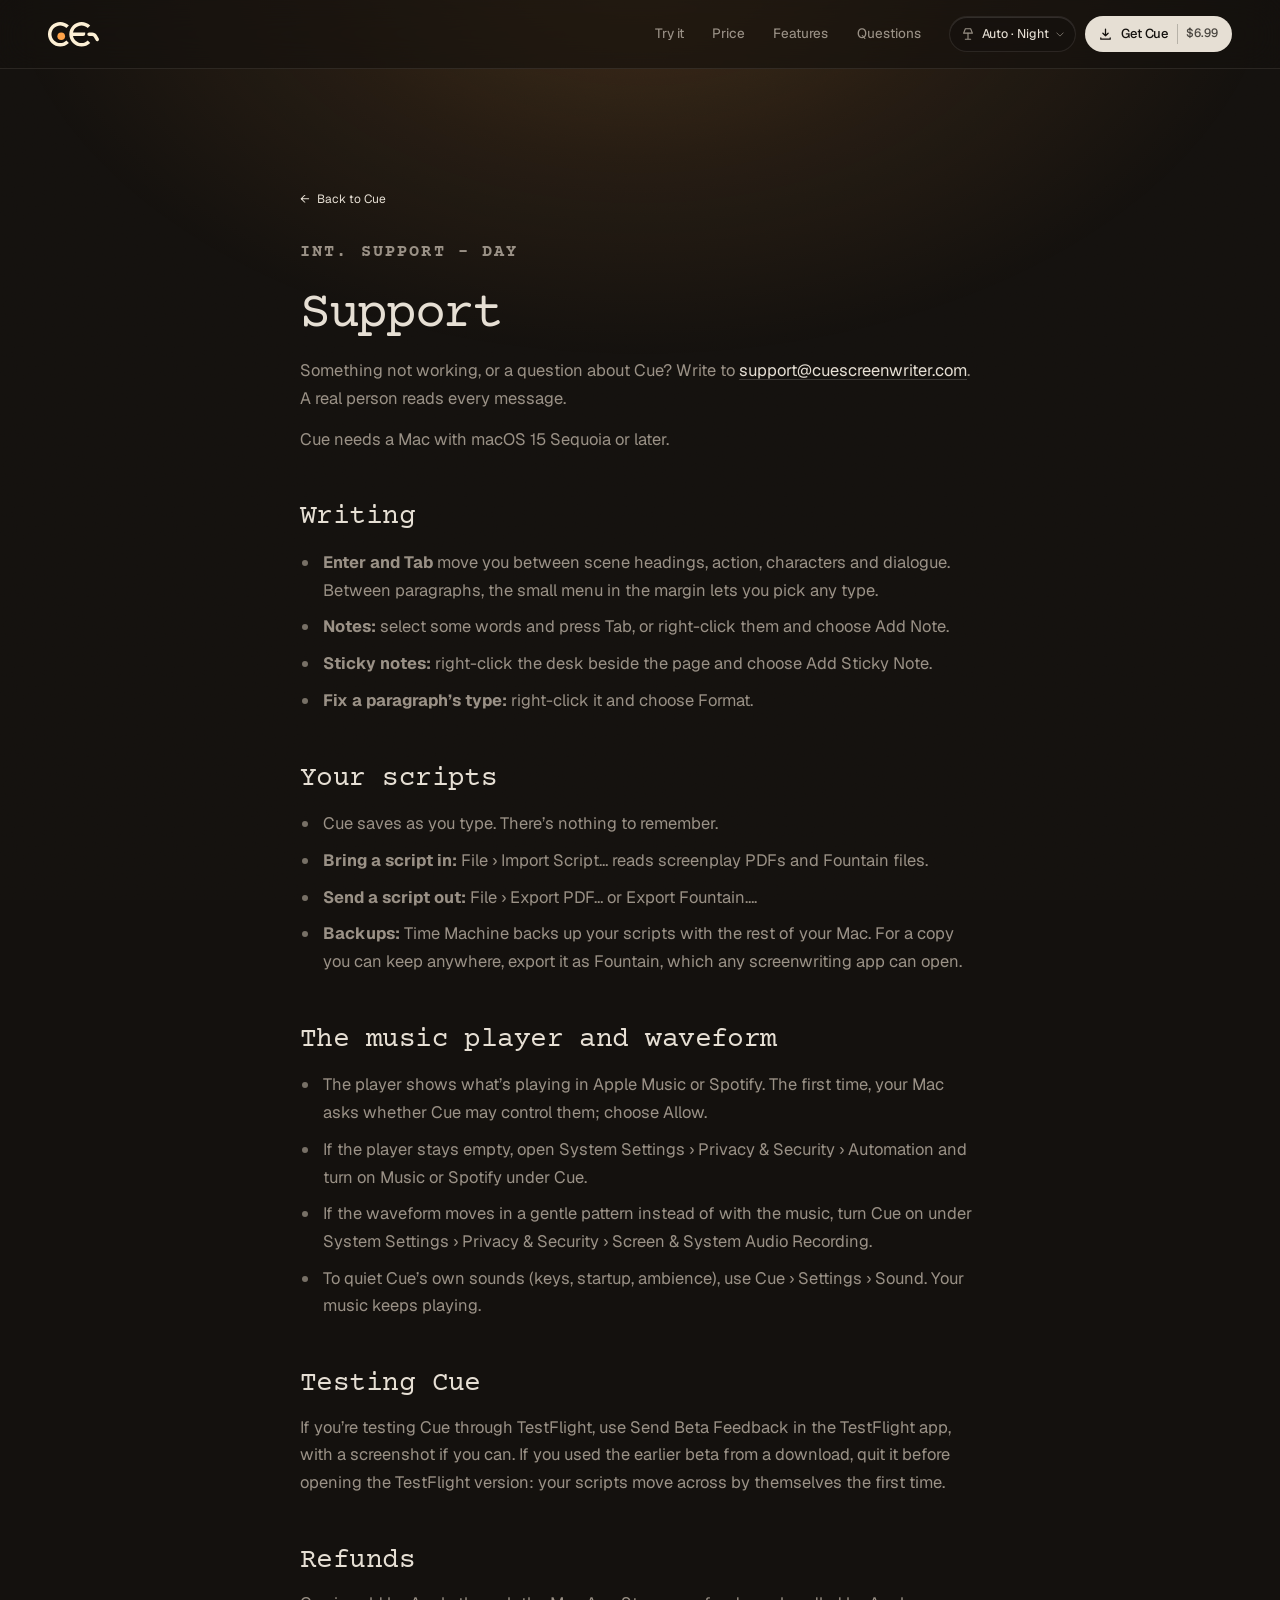
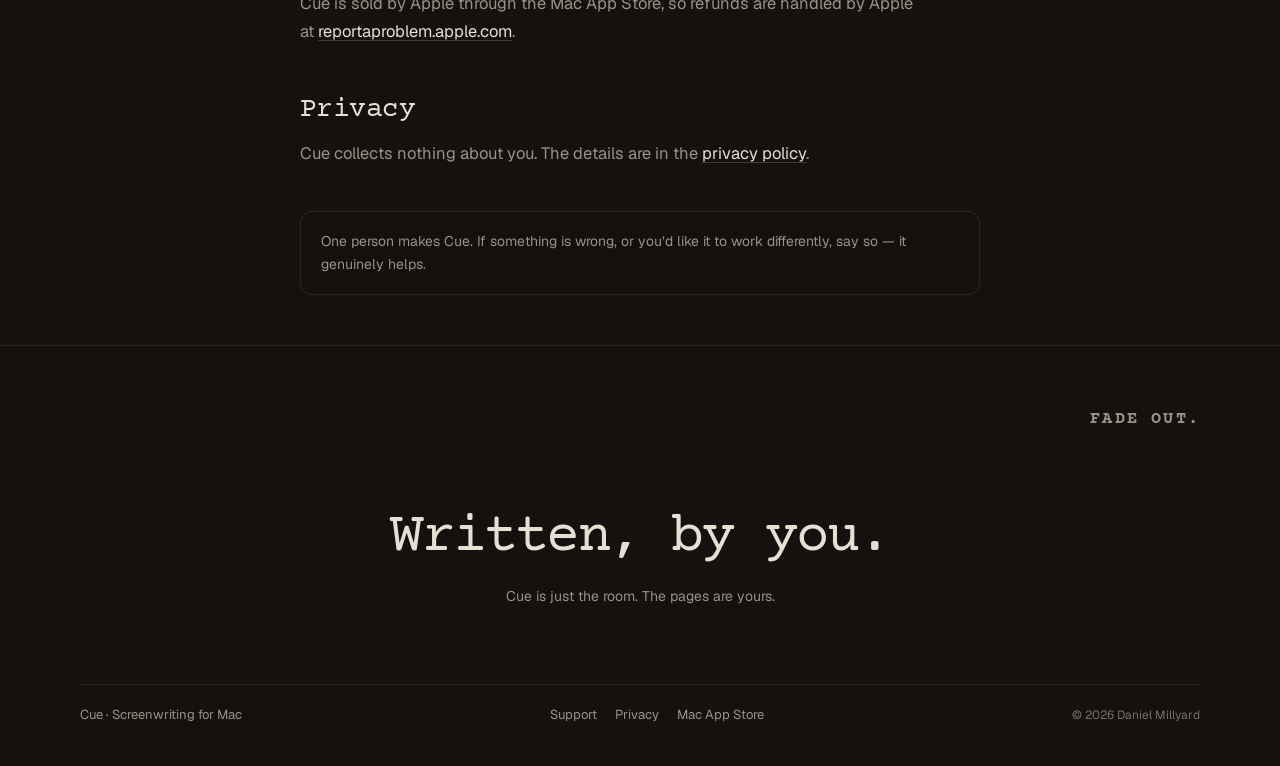
<file: site/support.html>
<!doctype html>
<html lang="en" data-lamp="daylight" data-lit="on">
<head>
  <meta charset="utf-8">
  <meta name="viewport" content="width=device-width, initial-scale=1">
  <script>
    (function () {
      var root = document.documentElement;
      var choice = "auto";
      try { choice = localStorage.getItem("cue.lamp") || "auto"; } catch (error) {}
      if (choice !== "auto" && choice !== "daylight" && choice !== "evening" && choice !== "night") choice = "auto";
      var lamp = choice;
      if (choice === "auto") {
        var hour = new Date().getHours();
        lamp = hour >= 7 && hour < 17 ? "daylight" : hour >= 17 && hour < 21 ? "evening" : "night";
      }
      root.dataset.lamp = lamp;
      root.dataset.lampChoice = choice;
      var lit = "on";
      try { lit = localStorage.getItem("cue.lit") === "off" ? "off" : "on"; } catch (error) {}
      root.dataset.lit = lit;
      var meta = document.querySelector('meta[name="theme-color"]');
      if (meta) meta.setAttribute("content", lamp === "night" ? "#14110E" : lamp === "evening" ? "#E8DFD4" : "#ECE9E4");
      root.classList.add("js");
    })();
  </script>

  <title>Support · Cue</title>
  <meta name="description" content="Questions about Cue, the screenwriting app for Mac? Write to support@cuescreenwriter.com. A real person reads every message.">
  <link rel="canonical" href="https://abhinav-prabhakar.github.io/CueScreenWriter/support.html">
  <meta name="color-scheme" content="light dark">
  <meta name="theme-color" content="#ECE9E4">
  <meta name="format-detection" content="telephone=no">
  <meta property="og:type" content="article">
  <meta property="og:site_name" content="Cue">
  <meta property="og:url" content="https://abhinav-prabhakar.github.io/CueScreenWriter/support.html">
  <meta property="og:title" content="Support · Cue">
  <meta property="og:description" content="Something not working, or a question about Cue? Write to support@cuescreenwriter.com.">
  <meta property="og:image" content="https://abhinav-prabhakar.github.io/CueScreenWriter/assets/og/cue-og.png">
  <meta name="twitter:card" content="summary_large_image">
  <meta name="twitter:title" content="Support · Cue">
  <meta name="twitter:description" content="Something not working, or a question about Cue? Write to support@cuescreenwriter.com.">
  <meta name="twitter:image" content="https://abhinav-prabhakar.github.io/CueScreenWriter/assets/og/cue-og.png">

  <link rel="icon" href="assets/favicons/favicon.ico" sizes="any">
  <link rel="icon" type="image/png" sizes="32x32" href="assets/favicons/favicon-32.png">
  <link rel="icon" type="image/png" sizes="16x16" href="assets/favicons/favicon-16.png">
  <link rel="apple-touch-icon" sizes="180x180" href="assets/favicons/apple-touch-icon.png">
  <link rel="manifest" href="assets/favicons/site.webmanifest">
  <meta name="msapplication-config" content="assets/favicons/browserconfig.xml">
  <meta name="msapplication-TileColor" content="#ECE9E4">

  <link rel="preload" href="assets/fonts/Geist.ttf" as="font" type="font/ttf" crossorigin>
  <link rel="preload" href="assets/fonts/CourierPrime-Regular.ttf" as="font" type="font/ttf" crossorigin>
  <link rel="stylesheet" href="assets/css/site.css">
</head>
<body>
  <a class="skip-link" href="#main">Skip to content</a>
  <div class="lamp-glow" aria-hidden="true"></div>
  <div class="grain" aria-hidden="true"></div>

  <header class="site-header">
    <div class="header-inner">
      <a class="brand" href="index.html" aria-label="Cue, home">
        <svg class="cue-mark" viewBox="0 0 518.11 248.63" aria-hidden="true" focusable="false">
          <path class="mark-body" d="M212.24,36.42c-48.54-48.56-127.26-48.57-175.81-.03-48.56,48.54-48.57,127.26-.03,175.81,48.54,48.56,127.26,48.57,175.81.03l.03-.03-25.11-25.11c-34.68,34.69-90.91,34.7-125.6.02-34.69-34.68-34.7-90.91-.02-125.6,34.68-34.69,90.91-34.7,125.6-.02,0,0,.02.02,.02.02l25.11-25.11Z"/>
          <circle class="mark-pupil" cx="134.36" cy="144.49" r="38.94"/>
          <path class="mark-body" d="M428.99,36.42c-48.54-48.56-127.26-48.57-175.81-.03-48.56,48.54-48.57,127.26-.03,175.81,48.54,48.56,127.26,48.57,175.81.03,0,0,.02-.02,.03-.03l-25.11-25.11c-34.68,34.69-90.91,34.7-125.6.02-34.69-34.68-34.7-90.91-.02-125.6,34.68-34.69,90.91-34.7,125.6-.02,0,0,.02.02,.02.02l25.11-25.11Z"/>
          <path class="mark-body" d="M234.49,106.56h143.33s0,15.19,0,15.19c0,11.22-9.1,20.32-20.32,20.32h0s-123.01,0-123.01,0v-35.51Z"/>
          <path class="mark-body" d="M417.82,106.56h29.65c20.18,0,38.82,10.77,48.9,28.25l19.35,33.47c4.9,8.5,1.99,19.36-6.51,24.26-8.5,4.9-19.36,1.99-24.26-6.51l-19.35-33.47c-3.74-6.49-10.65-10.49-18.14-10.5h-29.65c-9.8,0-17.75-7.95-17.75-17.75,0-9.8,7.95-17.75 17.75-17.75Z"/>
        </svg>
      </a>

      <nav class="primary-nav" aria-label="Primary">
        <a href="index.html#try">Try it</a>
        <a href="index.html#price">Price</a>
        <a href="index.html#features">Features</a>
        <a href="index.html#questions">Questions</a>
      </nav>

      <div class="header-actions">
        <div class="lamp-picker" data-lamp-picker>
          <button class="lamp-trigger" type="button" id="lamp-trigger" aria-haspopup="dialog" aria-expanded="false" aria-controls="lamp-menu">
            <span class="lamp-trigger-icon" aria-hidden="true">
              <svg viewBox="0 0 16 16" fill="none" stroke="currentColor" stroke-width="1.3" stroke-linecap="round" stroke-linejoin="round"><path d="M5 2h6l2 5H3l2-5Z"/><path d="M8 7v6M5 14h6"/></svg>
            </span>
            <span class="lamp-trigger-label" data-lamp-label>Auto · Daylight</span>
            <svg class="chev" viewBox="0 0 10 6" aria-hidden="true"><path d="m1 1 4 4 4-4" fill="none" stroke="currentColor" stroke-width="1.2" stroke-linecap="round" stroke-linejoin="round"/></svg>
          </button>
          <div class="lamp-menu" id="lamp-menu" role="dialog" aria-label="Lamp" hidden>
            <div class="lamp-menu-head"><p class="lamp-menu-title">Lamp</p><p class="lamp-menu-note">The whole page follows.</p></div>
            <div class="lamp-options" role="radiogroup" aria-label="Light">
              <button class="lamp-option" type="button" role="radio" aria-checked="true" data-lamp-choice="auto"><span class="lamp-swatch lamp-swatch--auto" aria-hidden="true"><svg viewBox="0 0 20 20"><circle cx="10" cy="10" r="7"/><path d="M10 6v4l2.6 1.6"/></svg></span><span class="lamp-option-text"><strong>Auto</strong><small>Follows the time of day</small></span><span class="lamp-check" aria-hidden="true"></span></button>
              <button class="lamp-option" type="button" role="radio" aria-checked="false" data-lamp-choice="daylight"><span class="lamp-swatch lamp-swatch--day" aria-hidden="true"><svg viewBox="0 0 20 20"><circle cx="10" cy="10" r="3.4"/><path d="M10 2v2M10 16v2M2 10h2M16 10h2M4.4 4.4l1.4 1.4M14.2 14.2l1.4 1.4M15.6 4.4l-1.4 1.4M5.8 14.2l-1.4 1.4"/></svg></span><span class="lamp-option-text"><strong>Daylight</strong><small>Clean paper, clear shadow</small></span><span class="lamp-check" aria-hidden="true"></span></button>
              <button class="lamp-option" type="button" role="radio" aria-checked="false" data-lamp-choice="evening"><span class="lamp-swatch lamp-swatch--eve" aria-hidden="true"><svg viewBox="0 0 20 20"><path d="M3 14a7 7 0 0 1 14 0"/><path d="M1.5 14h17M10 3v2M4.4 6.4l1.4 1.4M15.6 6.4l-1.4 1.4"/></svg></span><span class="lamp-option-text"><strong>Evening</strong><small>Warm paper, low sun</small></span><span class="lamp-check" aria-hidden="true"></span></button>
              <button class="lamp-option" type="button" role="radio" aria-checked="false" data-lamp-choice="night"><span class="lamp-swatch lamp-swatch--night" aria-hidden="true"><svg viewBox="0 0 20 20"><path d="M16.2 12.4A7 7 0 0 1 7.6 3.8a7 7 0 1 0 8.6 8.6Z"/></svg></span><span class="lamp-option-text"><strong>Night</strong><small>Dark desk, lit page</small></span><span class="lamp-check" aria-hidden="true"></span></button>
            </div>
            <div class="lamp-menu-foot"><span>⌥⌘L in the app</span><button class="lit-toggle" type="button" data-lit-toggle role="switch" aria-checked="true"><span class="lit-toggle-track" aria-hidden="true"><span></span></span><span data-lit-label>Lamp on</span></button></div>
          </div>
        </div>

        <a class="btn btn--header" href="https://apps.apple.com/app/cue-screenwriting/id6823013313?mt=12" target="_blank" rel="noopener">
          <svg class="btn-icon" viewBox="0 0 16 16" aria-hidden="true" fill="none" stroke="currentColor" stroke-width="1.35" stroke-linecap="round" stroke-linejoin="round"><path d="M8 2.2v7.2M5.2 6.6 8 9.4l2.8-2.8M3 11.6v1.4h10v-1.4"/></svg>
          <span>Get Cue</span><span class="header-price">$6.99</span>
        </a>

        <button class="nav-toggle" type="button" aria-expanded="false" aria-controls="mobile-menu"><span class="nav-toggle-lines" aria-hidden="true"><span></span><span></span></span><span class="sr-only">Menu</span></button>
      </div>
    </div>

    <div class="mobile-menu" id="mobile-menu" hidden>
      <nav aria-label="Mobile">
        <a href="index.html#try"><span>Try it</span><span class="mm-index">01</span></a>
        <a href="index.html#price"><span>Price</span><span class="mm-index">02</span></a>
        <a href="index.html#features"><span>Features</span><span class="mm-index">03</span></a>
        <a href="index.html#questions"><span>Questions</span><span class="mm-index">04</span></a>
      </nav>
      <div class="mobile-menu-foot">
        <a class="btn btn--full" href="https://apps.apple.com/app/cue-screenwriting/id6823013313?mt=12" target="_blank" rel="noopener">
          <svg class="btn-icon" viewBox="0 0 16 16" aria-hidden="true" fill="none" stroke="currentColor" stroke-width="1.35" stroke-linecap="round" stroke-linejoin="round"><path d="M8 2.2v7.2M5.2 6.6 8 9.4l2.8-2.8M3 11.6v1.4h10v-1.4"/></svg>
          Download Cue — $6.99
        </a>
        <p>macOS 15 Sequoia or later · One-time purchase</p>
      </div>
    </div>
  </header>

  <main id="main" class="doc-main">
    <article class="doc">
      <a class="doc-back" href="index.html"><span aria-hidden="true">←</span> Back to Cue</a>
      <p class="slug">INT. SUPPORT – DAY</p>
      <h1>Support</h1>
      <p class="doc-lede">Something not working, or a question about Cue? Write to <a href="mailto:support@cuescreenwriter.com">support@cuescreenwriter.com</a>. A real person reads every message.</p>
      <p class="doc-date">Cue needs a Mac with macOS 15 Sequoia or later.</p>

      <section class="doc-section">
        <h2>Writing</h2>
        <ul>
          <li><strong>Enter and Tab</strong> move you between scene headings, action, characters and dialogue. Between paragraphs, the small menu in the margin lets you pick any type.</li>
          <li><strong>Notes:</strong> select some words and press Tab, or right-click them and choose Add Note.</li>
          <li><strong>Sticky notes:</strong> right-click the desk beside the page and choose Add Sticky Note.</li>
          <li><strong>Fix a paragraph’s type:</strong> right-click it and choose Format.</li>
        </ul>
      </section>

      <section class="doc-section">
        <h2>Your scripts</h2>
        <ul>
          <li>Cue saves as you type. There’s nothing to remember.</li>
          <li><strong>Bring a script in:</strong> File › Import Script… reads screenplay PDFs and Fountain files.</li>
          <li><strong>Send a script out:</strong> File › Export PDF… or Export Fountain….</li>
          <li><strong>Backups:</strong> Time Machine backs up your scripts with the rest of your Mac. For a copy you can keep anywhere, export it as Fountain, which any screenwriting app can open.</li>
        </ul>
      </section>

      <section class="doc-section">
        <h2>The music player and waveform</h2>
        <ul>
          <li>The player shows what’s playing in Apple Music or Spotify. The first time, your Mac asks whether Cue may control them; choose Allow.</li>
          <li>If the player stays empty, open System Settings › Privacy &amp; Security › Automation and turn on Music or Spotify under Cue.</li>
          <li>If the waveform moves in a gentle pattern instead of with the music, turn Cue on under System Settings › Privacy &amp; Security › Screen &amp; System Audio Recording.</li>
          <li>To quiet Cue’s own sounds (keys, startup, ambience), use Cue › Settings › Sound. Your music keeps playing.</li>
        </ul>
      </section>

      <section class="doc-section">
        <h2>Testing Cue</h2>
        <p>If you’re testing Cue through TestFlight, use Send Beta Feedback in the TestFlight app, with a screenshot if you can. If you used the earlier beta from a download, quit it before opening the TestFlight version: your scripts move across by themselves the first time.</p>
      </section>

      <section class="doc-section">
        <h2>Refunds</h2>
        <p>Cue is sold by Apple through the Mac App Store, so refunds are handled by Apple at <a href="https://reportaproblem.apple.com" target="_blank" rel="noopener">reportaproblem.apple.com</a>.</p>
      </section>

      <section class="doc-section">
        <h2>Privacy</h2>
        <p>Cue collects nothing about you. The details are in the <a href="privacy.html">privacy policy</a>.</p>
      </section>

      <div class="doc-note">
        <p>One person makes Cue. If something is wrong, or you’d like it to work differently, say so — it genuinely helps.</p>
      </div>
    </article>
  </main>

  <footer class="site-footer">
    <div class="wrap footer-inner">
      <p class="footer-fade">FADE OUT.</p>
      <p class="footer-signoff">Written, by you.</p>
      <p class="footer-signoff-note">Cue is just the room. The pages are yours.</p>
      <div class="footer-meta">
        <p class="footer-title">Cue · Screenwriting for Mac</p>
        <nav class="footer-nav" aria-label="Footer">
          <a href="support.html" aria-current="page">Support</a>
          <a href="privacy.html">Privacy</a>
          <a href="https://apps.apple.com/app/cue-screenwriting/id6823013313?mt=12" target="_blank" rel="noopener">Mac App Store</a>
        </nav>
        <p class="copyright">© 2026 Daniel Millyard</p>
      </div>
    </div>
  </footer>

  <script src="assets/js/site.js" defer></script>
</body>
</html>
</file>
<file: docs/assets/css/site.css>
/* =========================================================
   Cue · site styles
   Warm paper, three lamps, one quiet room. No external deps.
   ========================================================= */

/* ---------- Fonts ---------- */

@font-face {
  font-family: "Geist";
  src: url("../fonts/Geist.ttf") format("truetype");
  font-weight: 100 900;
  font-style: normal;
  font-display: swap;
}
@font-face {
  font-family: "Courier Prime";
  src: url("../fonts/CourierPrime-Regular.ttf") format("truetype");
  font-weight: 400;
  font-style: normal;
  font-display: swap;
}
@font-face {
  font-family: "Courier Prime";
  src: url("../fonts/CourierPrime-Bold.ttf") format("truetype");
  font-weight: 700;
  font-style: normal;
  font-display: swap;
}
@font-face {
  font-family: "Courier Prime";
  src: url("../fonts/CourierPrime-Italic.ttf") format("truetype");
  font-weight: 400;
  font-style: italic;
  font-display: swap;
}
@font-face {
  font-family: "Courier Prime";
  src: url("../fonts/CourierPrime-BoldItalic.ttf") format("truetype");
  font-weight: 700;
  font-style: italic;
  font-display: swap;
}

/* ---------- Tokens ---------- */

:root {
  --orange: #ffa349;
  --ember: #9c5206;
  --cream: #fdf0d5;
  --choice: #d9402f;
  --choice-text: #c93a2a;
  --char-1: #d0664a;
  --char-2: #6c9a70;
  --char-3: #c99a3e;
  --char-4: #a8607c;
  --char-5: #4e9396;
  --char-6: #b8744c;
  --char-7: #8a8b4a;
  --char-8: #c47489;

  --desk: #ece9e4;
  --paper: #fffdf9;
  --stack: #f3efe9;
  --ink: #2b2825;
  --ink-2: #6b655d;
  --ink-3: #8b847b;
  --hair: rgba(43, 40, 37, 0.1);
  --hair-strong: rgba(43, 40, 37, 0.18);
  --glass: rgba(255, 255, 255, 0.4);
  --glass-strong: rgba(255, 255, 255, 0.58);
  --glass-edge: rgba(255, 255, 255, 0.72);
  --shadow: rgba(82, 56, 36, 0.16);
  --shadow-deep: rgba(82, 56, 36, 0.26);
  --selection: rgba(43, 40, 37, 0.14);
  --mark: var(--ink);
  --pupil: var(--ink);
  --light: 0.47;
  --tint: #fff7ec;
  --ui: "Geist", "Helvetica Neue", "Segoe UI", system-ui, sans-serif;
  --script: "Courier Prime", "Courier New", Courier, monospace;
  --ease: cubic-bezier(0.2, 0.8, 0.2, 1);
  --ease-out: cubic-bezier(0.16, 1, 0.3, 1);
  --wrap: 1180px;
  --gutter: clamp(20px, 4.4vw, 48px);
  --header-h: 68px;
  color-scheme: light;
}

:root[data-lamp="evening"] {
  --desk: #e8dfd4;
  --paper: #fffaf2;
  --stack: #efe5d8;
  --ink: #2b2825;
  --ink-2: #6b655d;
  --ink-3: #8b7f71;
  --hair: rgba(43, 40, 37, 0.1);
  --hair-strong: rgba(43, 40, 37, 0.18);
  --glass: rgba(255, 255, 255, 0.34);
  --glass-strong: rgba(255, 252, 246, 0.52);
  --glass-edge: rgba(255, 255, 255, 0.66);
  --shadow: rgba(92, 51, 26, 0.2);
  --shadow-deep: rgba(92, 51, 26, 0.3);
  --selection: rgba(43, 40, 37, 0.14);
  --mark: var(--ink);
  --pupil: var(--ink);
  --light: 0.62;
  --tint: #ffefd9;
  color-scheme: light;
}

:root[data-lamp="night"] {
  --desk: #14110e;
  --paper: #211e1a;
  --stack: #1a1714;
  --ink: #e6dfd4;
  --ink-2: #9a9186;
  --ink-3: #777066;
  --hair: rgba(230, 223, 212, 0.1);
  --hair-strong: rgba(230, 223, 212, 0.2);
  --glass: rgba(20, 17, 14, 0.5);
  --glass-strong: rgba(32, 28, 23, 0.7);
  --glass-edge: rgba(255, 255, 255, 0.12);
  --shadow: rgba(0, 0, 0, 0.55);
  --shadow-deep: rgba(0, 0, 0, 0.72);
  --selection: rgba(230, 223, 212, 0.16);
  --mark: var(--cream);
  --pupil: var(--orange);
  --light: 0.2;
  --tint: #2b2117;
  color-scheme: dark;
}

/* A quiet fallback before the lamp script runs. */
@media (prefers-color-scheme: dark) {
  :root:not([data-lamp]) {
    --desk: #14110e;
    --paper: #211e1a;
    --stack: #1a1714;
    --ink: #e6dfd4;
    --ink-2: #9a9186;
    --hair: rgba(230, 223, 212, 0.1);
    --glass: rgba(20, 17, 14, 0.5);
    --glass-edge: rgba(255, 255, 255, 0.12);
    color-scheme: dark;
  }
}

/* ---------- Reset ---------- */

*,
*::before,
*::after {
  box-sizing: border-box;
}

html {
  -webkit-text-size-adjust: 100%;
  text-size-adjust: 100%;
  scroll-behavior: smooth;
  overflow-x: clip;
}

body {
  margin: 0;
  min-width: 320px;
  background: var(--desk);
  color: var(--ink);
  font-family: var(--ui);
  font-size: 17px;
  line-height: 1.6;
  font-weight: 400;
  font-synthesis: none;
  -webkit-font-smoothing: antialiased;
  -moz-osx-font-smoothing: grayscale;
  overflow-x: clip;
  transition: background-color 1.2s var(--ease), color 1.2s var(--ease);
}

body.menu-open {
  overflow: hidden;
}

img,
svg {
  display: block;
  max-width: 100%;
}

button,
input,
textarea,
select {
  font: inherit;
  color: inherit;
}

button {
  cursor: pointer;
}

button:disabled {
  cursor: default;
}

a {
  color: inherit;
}

p,
h1,
h2,
h3,
h4,
figure,
blockquote {
  margin: 0;
}

ol,
ul {
  margin: 0;
  padding: 0;
  list-style: none;
}

::selection {
  background: var(--selection);
}

:focus-visible {
  outline: 2px solid var(--ink);
  outline-offset: 3px;
  border-radius: 2px;
}

:root[data-lamp="night"] :focus-visible {
  outline-color: var(--cream);
}

[hidden] {
  display: none !important;
}

/* ---------- Shared pieces ---------- */

.wrap {
  width: 100%;
  max-width: var(--wrap);
  margin-inline: auto;
  padding-inline: var(--gutter);
}

.sr-only {
  position: absolute !important;
  width: 1px;
  height: 1px;
  padding: 0;
  margin: -1px;
  overflow: hidden;
  clip: rect(0, 0, 0, 0);
  white-space: nowrap;
  border: 0;
}

.skip-link {
  position: fixed;
  top: 12px;
  left: 12px;
  z-index: 200;
  transform: translateY(-180%);
  padding: 10px 16px;
  border-radius: 999px;
  background: var(--ink);
  color: var(--desk);
  font-size: 13.5px;
  font-weight: 500;
  text-decoration: none;
  transition: transform 0.2s var(--ease);
}

.skip-link:focus-visible {
  transform: translateY(0);
  outline-offset: 2px;
}

.lamp-glow {
  position: fixed;
  inset: 0 0 auto 0;
  height: 100vh;
  z-index: -3;
  pointer-events: none;
  background: radial-gradient(
    ellipse 68% 62% at 50% -6%,
    rgba(255, 163, 73, var(--light)),
    rgba(255, 163, 73, calc(var(--light) * 0.4)) 38%,
    rgba(255, 163, 73, 0) 74%
  );
  transition: background 1.2s var(--ease), opacity 1.2s var(--ease);
}

[data-lit="off"] .lamp-glow {
  opacity: 0;
}

.grain {
  position: fixed;
  inset: 0;
  z-index: -2;
  pointer-events: none;
  opacity: 0.065;
  mix-blend-mode: overlay;
  background-image: url("data:image/svg+xml;utf8,<svg xmlns='http://www.w3.org/2000/svg' width='160' height='160'><filter id='n'><feTurbulence type='fractalNoise' baseFrequency='0.9' numOctaves='2' stitchTiles='stitch'/></filter><rect width='100%25' height='100%25' filter='url(%23n)'/></svg>");
  background-size: 160px 160px;
}

:root[data-lamp="night"] .grain {
  opacity: 0.085;
}

.slug {
  font-family: var(--script);
  font-size: 12.5px;
  font-weight: 700;
  line-height: 1.5;
  letter-spacing: 0.13em;
  text-transform: uppercase;
  color: var(--ink-2);
}

.section-note {
  margin-top: 18px;
  max-width: 60ch;
  color: var(--ink-2);
  font-size: 16.5px;
  line-height: 1.7;
  text-wrap: pretty;
}

.section-head {
  margin-bottom: clamp(42px, 6vw, 68px);
}

.section-head h2,
.features-intro h2,
.questions h2 {
  margin-top: 22px;
  font-family: var(--script);
  font-size: clamp(36px, 4.6vw, 56px);
  font-weight: 400;
  line-height: 1.05;
  letter-spacing: -0.035em;
  color: var(--ink);
  text-wrap: balance;
}

.section-head--center {
  max-width: 760px;
  margin-inline: auto;
  margin-bottom: clamp(42px, 6vw, 64px);
  text-align: center;
}

.section-head--center .section-note {
  margin-inline: auto;
}

.section-head--center .slug {
  padding-left: 0;
}

kbd {
  display: inline-block;
  padding: 0.1em 0.42em 0.16em;
  border: 1px solid var(--hair-strong);
  border-bottom-width: 2px;
  border-radius: 4px;
  background: var(--glass);
  color: var(--ink-2);
  font-family: var(--ui);
  font-size: 0.78em;
  line-height: 1.4;
  letter-spacing: 0;
  vertical-align: 0.04em;
}

.btn {
  display: inline-flex;
  align-items: center;
  justify-content: center;
  gap: 10px;
  border: 0;
  border-radius: 999px;
  background: var(--ink);
  color: var(--desk);
  text-decoration: none;
  transition: transform 0.28s var(--ease), background-color 0.28s var(--ease), box-shadow 0.28s var(--ease), color 0.28s var(--ease);
}

.btn:hover {
  transform: translateY(-1px);
  background: color-mix(in srgb, var(--ink) 90%, var(--orange));
  box-shadow: 0 10px 26px -12px var(--shadow-deep);
}

.btn:active {
  transform: translateY(0);
}

.btn-icon {
  width: 15px;
  height: 15px;
  flex: none;
}

.btn--header {
  height: 36px;
  padding: 0 14px 0 13px;
  gap: 8px;
  font-size: 13px;
  font-weight: 500;
  letter-spacing: -0.005em;
  white-space: nowrap;
}

.header-price {
  padding-left: 8px;
  margin-left: 1px;
  border-left: 1px solid color-mix(in srgb, var(--desk) 22%, transparent);
  color: color-mix(in srgb, var(--desk) 74%, transparent);
  font-size: 12px;
}

.btn--store {
  min-height: 56px;
  padding: 9px 18px 9px 16px;
  border-radius: 999px;
  gap: 13px;
  box-shadow: 0 18px 36px -20px var(--shadow-deep), inset 0 1px 0 rgba(255, 255, 255, 0.12);
  text-align: left;
}

.btn--store .store-text {
  display: flex;
  flex-direction: column;
  gap: 1px;
  font-size: 15px;
  font-weight: 500;
  line-height: 1.25;
  letter-spacing: -0.01em;
}

.btn--store .store-text small {
  color: color-mix(in srgb, var(--desk) 64%, transparent);
  font-size: 11.5px;
  font-weight: 400;
  letter-spacing: 0.005em;
}

.store-dot {
  width: 8px;
  height: 8px;
  flex: none;
  border-radius: 50%;
  background: var(--orange);
  box-shadow: 0 0 0 4px rgba(255, 163, 73, 0.12);
}

.store-arrow {
  width: 17px;
  height: 17px;
  margin-left: 4px;
  color: color-mix(in srgb, var(--desk) 80%, transparent);
  transition: transform 0.28s var(--ease);
}

.btn--store:hover .store-arrow {
  transform: translateX(3px);
}

.text-button {
  border: 0;
  padding: 4px 0;
  background: none;
  color: var(--ink-2);
  font-size: 12.5px;
  font-weight: 500;
  text-decoration: underline;
  text-decoration-color: var(--hair-strong);
  text-underline-offset: 3px;
}

.text-button:hover {
  color: var(--ink);
}

/* =========================================================
   Header
   ========================================================= */

.site-header {
  position: sticky;
  top: 0;
  z-index: 80;
  background: color-mix(in srgb, var(--desk) 66%, transparent);
  border-bottom: 1px solid var(--hair);
  backdrop-filter: blur(20px) saturate(1.18);
  -webkit-backdrop-filter: blur(20px) saturate(1.18);
  transition: background-color 1.2s var(--ease), border-color 1.2s var(--ease);
}

.header-inner {
  display: flex;
  align-items: center;
  gap: 28px;
  width: 100%;
  max-width: 1360px;
  height: var(--header-h);
  margin-inline: auto;
  padding-inline: var(--gutter);
  transition: background-color 0.4s var(--ease);
}

.site-header.is-scrolled {
  background: color-mix(in srgb, var(--desk) 78%, transparent);
  box-shadow: 0 1px 0 var(--hair);
}

.brand {
  display: inline-flex;
  align-items: center;
  color: var(--mark);
  text-decoration: none;
  flex: none;
  padding: 7px 0;
}

.cue-mark {
  width: 51px;
  height: 24.5px;
  color: var(--mark);
  overflow: visible;
}

.mark-body {
  fill: var(--mark);
  transition: fill 1.2s var(--ease);
}

.mark-pupil {
  fill: var(--pupil);
  transition: fill 1.2s var(--ease);
}

.brand:hover .mark-pupil {
  animation: blink 0.6s var(--ease);
}

@keyframes blink {
  0%, 100% { transform: scale(1); }
  45% { transform: scaleY(0.12); }
}

.primary-nav {
  display: flex;
  align-items: center;
  gap: clamp(20px, 2.2vw, 30px);
  margin-left: auto;
}

.primary-nav a {
  position: relative;
  color: var(--ink-2);
  font-size: 13.5px;
  font-weight: 450;
  line-height: 1;
  text-decoration: none;
  transition: color 0.18s linear;
}

.primary-nav a::after {
  content: "";
  position: absolute;
  left: 0;
  right: 0;
  bottom: -7px;
  height: 1px;
  background: currentColor;
  transform: scaleX(0);
  transform-origin: left;
  opacity: 0.5;
  transition: transform 0.22s var(--ease);
}

.primary-nav a:hover {
  color: var(--ink);
}

.primary-nav a:hover::after {
  transform: scaleX(1);
}

.header-actions {
  display: flex;
  align-items: center;
  gap: 9px;
  flex: none;
}

/* Lamp picker */

.lamp-picker {
  position: relative;
}

.lamp-trigger {
  display: inline-flex;
  align-items: center;
  gap: 7px;
  height: 36px;
  padding: 0 11px;
  border: 1px solid var(--hair);
  border-radius: 999px;
  background: var(--glass);
  box-shadow: inset 0 1px 0 var(--glass-edge);
  color: var(--ink);
  font-size: 12.5px;
  font-weight: 450;
  letter-spacing: -0.005em;
  white-space: nowrap;
  transition: background-color 0.2s var(--ease), border-color 0.2s var(--ease), color 0.2s var(--ease);
}

.lamp-trigger:hover,
.lamp-trigger[aria-expanded="true"] {
  background: var(--glass-strong);
  border-color: var(--hair-strong);
}

.lamp-trigger-icon {
  display: inline-flex;
  color: var(--ink-2);
}

.lamp-trigger-icon svg {
  width: 14px;
  height: 14px;
}

.lamp-trigger .chev {
  width: 8px;
  height: 5px;
  color: var(--ink-3);
  transition: transform 0.2s var(--ease);
}

.lamp-trigger[aria-expanded="true"] .chev {
  transform: rotate(180deg);
}

.lamp-menu {
  position: absolute;
  top: calc(100% + 10px);
  right: 0;
  z-index: 100;
  width: 292px;
  padding: 10px;
  border: 1px solid var(--hair);
  border-radius: 16px;
  background: color-mix(in srgb, var(--paper) 86%, transparent);
  box-shadow: 0 24px 60px -20px var(--shadow-deep), inset 0 1px 0 var(--glass-edge);
  backdrop-filter: blur(22px) saturate(1.15);
  -webkit-backdrop-filter: blur(22px) saturate(1.15);
  transform-origin: 85% 0;
  animation: menu-in 0.18s var(--ease-out);
}

@keyframes menu-in {
  from { opacity: 0; transform: translateY(-4px) scale(0.98); }
  to { opacity: 1; transform: none; }
}

.lamp-menu-head {
  padding: 6px 8px 9px;
}

.lamp-menu-title {
  font-family: var(--script);
  font-size: 15px;
  font-weight: 700;
  letter-spacing: 0.04em;
  text-transform: uppercase;
}

.lamp-menu-note {
  margin-top: 1px;
  color: var(--ink-3);
  font-size: 11.5px;
}

.lamp-options {
  display: flex;
  flex-direction: column;
  gap: 1px;
}

.lamp-option {
  display: flex;
  align-items: center;
  gap: 10px;
  width: 100%;
  padding: 8px;
  border: 0;
  border-radius: 10px;
  background: transparent;
  text-align: left;
  transition: background-color 0.16s var(--ease);
}

.lamp-option:hover {
  background: var(--glass);
}

.lamp-option[aria-checked="true"] {
  background: color-mix(in srgb, var(--ink) 5%, transparent);
}

.lamp-swatch {
  display: grid;
  place-items: center;
  width: 32px;
  height: 32px;
  flex: none;
  border-radius: 9px;
  border: 1px solid var(--hair);
  color: var(--ink-2);
}

.lamp-swatch svg {
  width: 17px;
  height: 17px;
  fill: none;
  stroke: currentColor;
  stroke-width: 1.25;
  stroke-linecap: round;
  stroke-linejoin: round;
}

.lamp-swatch--auto { background: linear-gradient(135deg, #fdf0d5 0 50%, #24211d 50% 100%); color: #3a3530; }
.lamp-swatch--day { background: linear-gradient(160deg, #f7fbff, #fff3dc); color: #a76a2a; }
.lamp-swatch--eve { background: linear-gradient(160deg, #f7d7b4, #dba07c); color: #713916; }
.lamp-swatch--night { background: linear-gradient(160deg, #252b38, #12151b); color: #e9dcc4; }

.lamp-option-text {
  display: flex;
  flex-direction: column;
  gap: 0;
  min-width: 0;
}

.lamp-option-text strong {
  font-size: 13px;
  font-weight: 500;
  line-height: 1.35;
}

.lamp-option-text small {
  color: var(--ink-3);
  font-size: 11px;
  line-height: 1.35;
}

.lamp-check {
  width: 13px;
  height: 13px;
  margin-left: auto;
  border: 1px solid var(--hair-strong);
  border-radius: 50%;
  flex: none;
}

.lamp-option[aria-checked="true"] .lamp-check {
  border: 4px solid var(--ink);
}

.lamp-menu-foot {
  display: flex;
  align-items: center;
  justify-content: space-between;
  gap: 8px;
  margin-top: 7px;
  padding: 9px 8px 3px;
  border-top: 1px solid var(--hair);
  color: var(--ink-3);
  font-size: 11px;
}

.lit-toggle,
.big-switch {
  display: inline-flex;
  align-items: center;
  gap: 8px;
  border: 0;
  background: none;
  padding: 0;
  color: var(--ink-2);
  font-size: 11.5px;
  font-weight: 450;
}

.lit-toggle-track,
.big-switch-track {
  position: relative;
  display: inline-block;
  width: 30px;
  height: 18px;
  flex: none;
  border-radius: 999px;
  background: var(--hair-strong);
  box-shadow: inset 0 1px 2px rgba(0, 0, 0, 0.12);
  transition: background-color 0.24s var(--ease);
}

.lit-toggle-track span,
.big-switch-track span {
  position: absolute;
  top: 2px;
  left: 2px;
  width: 14px;
  height: 14px;
  border-radius: 50%;
  background: var(--paper);
  box-shadow: 0 1px 2px rgba(0, 0, 0, 0.2);
  transition: transform 0.24s var(--ease), background-color 0.24s var(--ease);
}

.lit-toggle[aria-checked="true"] .lit-toggle-track,
.big-switch[aria-checked="true"] .big-switch-track {
  background: var(--orange);
}

.lit-toggle[aria-checked="true"] .lit-toggle-track span,
.big-switch[aria-checked="true"] .big-switch-track span {
  transform: translateX(12px);
}

.nav-toggle {
  display: none;
  position: relative;
  width: 36px;
  height: 36px;
  padding: 0;
  border: 1px solid var(--hair);
  border-radius: 999px;
  background: var(--glass);
  color: var(--ink);
}

.nav-toggle-lines {
  position: absolute;
  inset: 0;
  display: flex;
  flex-direction: column;
  align-items: center;
  justify-content: center;
  gap: 4px;
}

.nav-toggle-lines span {
  display: block;
  width: 13px;
  height: 1.2px;
  background: currentColor;
  transition: transform 0.2s var(--ease), opacity 0.2s var(--ease);
}

.nav-toggle[aria-expanded="true"] .nav-toggle-lines span:first-child {
  transform: translateY(2.6px) rotate(45deg);
}
.nav-toggle[aria-expanded="true"] .nav-toggle-lines span:last-child {
  transform: translateY(-2.6px) rotate(-45deg);
}

/* Mobile panel */

.mobile-menu {
  display: none;
  max-height: calc(100svh - var(--header-h));
  overflow-y: auto;
  padding: 10px var(--gutter) 22px;
  border-top: 1px solid var(--hair);
  background: color-mix(in srgb, var(--desk) 88%, transparent);
  backdrop-filter: blur(22px);
  -webkit-backdrop-filter: blur(22px);
  animation: panel-in 0.22s var(--ease-out);
}

@keyframes panel-in {
  from { opacity: 0; transform: translateY(-5px); }
  to { opacity: 1; transform: none; }
}

.mobile-menu nav {
  display: flex;
  flex-direction: column;
}

.mobile-menu nav a {
  display: flex;
  justify-content: space-between;
  align-items: baseline;
  padding: 15px 2px;
  border-bottom: 1px solid var(--hair);
  color: var(--ink);
  font-family: var(--script);
  font-size: 22px;
  letter-spacing: -0.02em;
  text-decoration: none;
}

.mm-index {
  color: var(--ink-3);
  font-family: var(--ui);
  font-size: 10px;
  letter-spacing: 0.08em;
}

.mobile-menu-foot {
  margin-top: 20px;
}

.btn--full {
  width: 100%;
  min-height: 50px;
  font-size: 14.5px;
  font-weight: 500;
}

.mobile-menu-foot p {
  margin-top: 12px;
  color: var(--ink-3);
  font-size: 11.5px;
  text-align: center;
}

/* =========================================================
   Hero
   ========================================================= */

.hero {
  position: relative;
  padding-top: clamp(38px, 7vh, 76px);
  padding-bottom: clamp(62px, 9vh, 104px);
  scroll-margin-top: 80px;
}

.hero-grid {
  display: grid;
  grid-template-columns: minmax(0, 0.92fr) minmax(0, 1.08fr);
  align-items: center;
  gap: clamp(30px, 5vw, 76px);
  min-height: calc(100svh - var(--header-h) - 160px);
}

.hero-copy {
  position: relative;
  z-index: 1;
  max-width: 560px;
}

.slug--hero {
  display: flex;
  align-items: center;
  gap: 11px;
  margin-bottom: 22px;
  color: var(--ink-2);
}

.slug-rule {
  width: 27px;
  height: 1px;
  background: var(--ink-3);
  opacity: 0.55;
}

.hero-title {
  font-family: var(--script);
  font-size: clamp(36px, 4.1vw, 58px);
  font-weight: 400;
  line-height: 1.08;
  letter-spacing: -0.045em;
  color: var(--ink);
  text-wrap: balance;
}

.hero-title > span {
  display: block;
  white-space: nowrap;
}

.typed-line {
  min-height: 1.2em;
}

.typed-word {
  color: var(--ink);
}

.typed-caret {
  display: inline-block;
  width: 0.085em;
  height: 0.82em;
  margin-left: 0.055em;
  background: var(--ember);
  vertical-align: -0.045em;
  animation: caret-blink 1.05s steps(1, end) infinite;
}

[data-lamp="night"] .typed-caret {
  background: var(--orange);
}

.typed-line.is-done .typed-caret {
  animation: caret-blink 1.05s steps(1, end) infinite;
  opacity: 0.55;
}

@keyframes caret-blink {
  0%, 48% { opacity: 1; }
  49%, 100% { opacity: 0; }
}

.lede {
  max-width: 46ch;
  margin-top: 26px;
  color: var(--ink-2);
  font-size: clamp(15.5px, 1.25vw, 17px);
  line-height: 1.68;
  text-wrap: pretty;
}

.offer {
  margin-top: 30px;
  padding: 18px 0 17px;
  border-top: 1px solid var(--hair);
  border-bottom: 1px solid var(--hair);
}

.offer-price {
  display: flex;
  align-items: baseline;
  flex-wrap: wrap;
  gap: 0 11px;
  font-family: var(--script);
  line-height: 1.35;
}

.price {
  font-size: clamp(24px, 2.3vw, 31px);
  letter-spacing: -0.03em;
}

.price-tail {
  color: var(--ink-2);
  font-size: 15px;
}

.price-tail strong {
  color: var(--ink);
  font-weight: 400;
}

.offer-promise {
  margin-top: 7px;
  color: var(--ink-2);
  font-size: 12.5px;
  letter-spacing: 0.012em;
}

.hero-actions {
  display: flex;
  align-items: center;
  flex-wrap: wrap;
  gap: 19px;
  margin-top: 26px;
}

.launch-note {
  color: var(--ink-3);
  font-size: 11.5px;
  line-height: 1.55;
}

.launch-note span {
  color: var(--ink-2);
}

.try-link {
  display: inline-flex;
  align-items: center;
  gap: 7px;
  margin-top: 22px;
  color: var(--ink-2);
  font-size: 13px;
  text-decoration: none;
  border-bottom: 1px solid var(--hair-strong);
  padding-bottom: 3px;
  transition: color 0.18s linear, border-color 0.18s linear;
}

.try-link:hover {
  color: var(--ink);
  border-color: var(--ink-2);
}

.try-arrow {
  display: inline-block;
  transition: transform 0.22s var(--ease);
}

.try-link:hover .try-arrow {
  transform: translateY(3px);
}

.hero-device {
  position: relative;
  z-index: 0;
  min-width: 0;
}

.device-halo {
  position: absolute;
  z-index: -1;
  inset: 8% -12% -18% -12%;
  background: radial-gradient(ellipse at 52% 56%, rgba(255, 163, 73, 0.22), transparent 62%);
  filter: blur(18px);
  opacity: 0.9;
  pointer-events: none;
}

/* =========================================================
   MacBook
   ========================================================= */

.macbook {
  position: relative;
  width: 100%;
  max-width: 760px;
  margin-inline: auto;
  container-type: inline-size;
  filter: drop-shadow(0 38px 44px var(--shadow)) drop-shadow(0 8px 12px rgba(0, 0, 0, 0.08));
}

.macbook-lid {
  position: relative;
  width: 100%;
  padding: 1.55cqw 1.55cqw 2.3cqw;
  border-radius: 2.1cqw 2.1cqw 0.7cqw 0.7cqw;
  background: linear-gradient(145deg, #3a3a3d 0%, #0c0c0d 18%, #09090a 82%, #2b2b2e 100%);
  box-shadow: inset 0 0 0 1.3px #4b4b50, inset 0 0 0 2.6px #19191b, 0 0 0 1px #8d8e93;
  isolation: isolate;
}

.macbook-screen {
  position: relative;
  aspect-ratio: 16 / 10;
  overflow: hidden;
  border-radius: 0.62cqw;
  background: var(--paper);
  container-type: inline-size;
  clip-path: inset(0 round 0.62cqw);
}

.screen-light {
  position: absolute;
  inset: 0;
  z-index: 3;
  pointer-events: none;
  background: radial-gradient(ellipse 62% 74% at 50% -10%, rgba(255, 163, 73, 0.28), rgba(255, 163, 73, 0) 70%);
}

.macbook-notch {
  position: absolute;
  top: 1.55cqw;
  left: 50%;
  transform: translateX(-50%);
  z-index: 5;
  width: 10.5%;
  height: 2.9%;
  border-radius: 0 0 0.7cqw 0.7cqw;
  background: #08080a;
}

.macbook-base {
  position: relative;
  width: 112%;
  height: clamp(11px, 1.85vw, 21px);
  margin-left: -6%;
  border-radius: 0 0 1.05vw 1.05vw / 0 0 0.65vw 0.65vw;
  background: linear-gradient(180deg, #f2f3f4 0%, #d5d6d8 22%, #b8b9bd 55%, #919298 100%);
  box-shadow: inset 0 1px 0 rgba(255, 255, 255, 0.85), 0 3px 5px rgba(0, 0, 0, 0.22);
}

.macbook-base span {
  position: absolute;
  top: 0;
  left: 50%;
  transform: translateX(-50%);
  width: 15%;
  height: 46%;
  border-radius: 0 0 0.7vw 0.7vw;
  background: linear-gradient(180deg, #a8a9ad, #d1d2d5);
}

:root[data-lamp="night"] .macbook-base {
  background: linear-gradient(180deg, #56565b 0%, #38383c 25%, #242427 60%, #18181a 100%);
  box-shadow: inset 0 1px 0 rgba(255, 255, 255, 0.22), 0 3px 6px rgba(0, 0, 0, 0.45);
}

:root[data-lamp="night"] .macbook-base span {
  background: linear-gradient(180deg, #3c3c41, #55555b);
}

/* App inside the screen */

.app-window {
  position: absolute;
  inset: 0;
  z-index: 1;
  display: flex;
  flex-direction: column;
  font-size: 1.12cqw;
  background: var(--paper);
  color: var(--ink);
}

.app-titlebar {
  position: relative;
  z-index: 4;
  display: flex;
  align-items: center;
  gap: 1.5em;
  height: 8.2%;
  min-height: 20px;
  /* Leave the camera housing clear; the window controls sit below it. */
  padding: 2.4% 1.7em 0;
  border-bottom: 1px solid var(--hair);
  background: color-mix(in srgb, var(--glass) 55%, transparent);
  backdrop-filter: blur(10px);
  -webkit-backdrop-filter: blur(10px);
}

.traffic {
  display: flex;
  gap: 0.55em;
  flex: none;
}

.traffic i {
  width: 0.72em;
  height: 0.72em;
  border-radius: 50%;
  background: var(--ink);
  opacity: 0.18;
}

.traffic i:first-child { background: #d0664a; opacity: 0.75; }
.traffic i:nth-child(2) { background: #c99a3e; opacity: 0.75; }
.traffic i:nth-child(3) { background: #6c9a70; opacity: 0.75; }

.app-doc {
  display: flex;
  align-items: baseline;
  gap: 0.9em;
  margin-inline: auto;
  min-width: 0;
}

.app-doc-name {
  font-size: 1.15em;
  font-weight: 500;
  letter-spacing: -0.01em;
  white-space: nowrap;
}

.app-doc-meta {
  color: var(--ink-3);
  font-size: 0.95em;
  white-space: nowrap;
}

.app-status {
  display: flex;
  align-items: center;
  gap: 0.55em;
  color: var(--ink-3);
  font-size: 0.9em;
  white-space: nowrap;
}

.saved-dot {
  width: 0.46em;
  height: 0.46em;
  border-radius: 50%;
  background: var(--ink-3);
}

.status-sep {
  width: 1px;
  height: 1.2em;
  margin: 0 0.25em;
  background: var(--hair);
}

.status-lamp {
  color: var(--ink-2);
}

.app-body {
  display: flex;
  flex: 1;
  min-height: 0;
}

.app-sidebar {
  display: flex;
  flex-direction: column;
  width: 24.5%;
  padding: 1.5em 1.15em 1em;
  border-right: 1px solid var(--hair);
  background: color-mix(in srgb, var(--stack) 72%, transparent);
}

.app-sidebar-top {
  display: flex;
  align-items: center;
  gap: 0.4em;
  margin-bottom: 1.2em;
  color: var(--ink-2);
  font-size: 1.05em;
}

.back-chev {
  font-size: 1.3em;
  line-height: 0.8;
  opacity: 0.65;
}

.app-tabs {
  display: flex;
  align-items: center;
  justify-content: space-between;
  gap: 0.3em;
  margin-bottom: 1.1em;
  padding: 0.28em;
  border: 1px solid var(--hair);
  border-radius: 0.7em;
  background: var(--glass);
  color: var(--ink-3);
  font-size: 0.92em;
}

.app-tabs span {
  padding: 0.32em 0.55em;
  border-radius: 0.5em;
  white-space: nowrap;
}

.app-tabs .is-active {
  background: var(--paper);
  color: var(--ink);
  box-shadow: 0 1px 3px rgba(0, 0, 0, 0.08);
}

.app-scenes {
  display: flex;
  flex-direction: column;
  gap: 0.05em;
}

.app-scenes li {
  position: relative;
  display: grid;
  grid-template-columns: 1.5em minmax(0, 1fr) auto;
  column-gap: 0.55em;
  row-gap: 0.12em;
  padding: 0.72em 0.5em;
  border-radius: 0.55em;
  font-size: 0.95em;
}

.app-scenes li:nth-child(2) {
  background: var(--glass);
  box-shadow: 0 1px 2px rgba(0, 0, 0, 0.04);
}

.scene-no {
  color: var(--ink-3);
  font-size: 0.86em;
  font-variant-numeric: tabular-nums;
}

.scene-name {
  overflow: hidden;
  color: var(--ink);
  font-size: 0.88em;
  letter-spacing: -0.005em;
  text-overflow: ellipsis;
  white-space: nowrap;
}

.scene-len {
  color: var(--ink-3);
  font-size: 0.82em;
  font-variant-numeric: tabular-nums;
}

.scene-people {
  display: flex;
  align-items: center;
  grid-column: 2 / 4;
  gap: 0.35em;
  overflow: hidden;
  color: var(--ink-3);
  font-size: 0.78em;
  white-space: nowrap;
}

.scene-people i {
  width: 0.48em;
  height: 0.48em;
  flex: none;
  border-radius: 50%;
  background: var(--c);
}

.app-sidebar-foot {
  display: flex;
  justify-content: space-between;
  gap: 0.6em;
  margin-top: auto;
  padding-top: 0.9em;
  border-top: 1px solid var(--hair);
  color: var(--ink-3);
  font-size: 0.8em;
  white-space: nowrap;
}

.app-desk {
  position: relative;
  flex: 1;
  min-width: 0;
  padding: 2.1em 3.4em 1.4em;
  background:
    radial-gradient(ellipse 60% 70% at 50% -8%, rgba(255, 163, 73, 0.24), transparent 74%),
    var(--desk);
}

.app-paper {
  position: relative;
  width: min(55%, 31em);
  min-height: 100%;
  margin-inline: auto;
  padding: 1.9em 2.2em 1.6em;
  border-radius: 0.15em;
  background: var(--paper);
  box-shadow: 0 0.5em 1.6em rgba(50, 34, 20, 0.14), 0 0.1em 0.2em rgba(50, 34, 20, 0.06);
  font-family: var(--script);
  font-size: 0.88em;
  line-height: 1.38;
  color: var(--ink);
}

.app-page-no {
  position: absolute;
  top: 1.1em;
  right: 1.3em;
  color: var(--ink-2);
  font-size: 0.9em;
}

.app-paper p {
  margin: 0;
  white-space: pre-wrap;
}

.app-scene {
  margin-top: 0.6em !important;
  font-weight: 700;
  text-transform: uppercase;
}

.app-action {
  margin-top: 0.9em !important;
}

.app-speech {
  position: relative;
  margin-top: 1em;
  padding-left: 2.9em;
}

.app-bar {
  position: absolute;
  top: 0.1em;
  left: 1.3em;
  width: 0.16em;
  height: 3.4em;
  border-radius: 1em;
  background: var(--c);
  opacity: 0.86;
}

.app-character {
  text-align: center;
  text-transform: uppercase;
}

.app-paren {
  text-align: center;
  font-size: 0.94em;
}

.app-dialogue {
  padding-inline: 3.1em 2.2em;
}

.app-transition {
  margin-top: 1em !important;
  text-align: right;
  text-transform: uppercase;
}

.app-type-line {
  margin-top: 0.8em !important;
  min-height: 2.9em;
}

.app-caret {
  display: inline-block;
  width: 0.42em;
  height: 1em;
  margin-left: 0.06em;
  background: var(--ink);
  vertical-align: -0.16em;
  animation: caret-blink 1.1s steps(1, end) infinite;
}

.app-music {
  position: absolute;
  right: 1.6em;
  bottom: 1.2em;
  display: flex;
  align-items: center;
  gap: 0.6em;
  padding: 0.55em 0.75em;
  border: 1px solid var(--hair);
  border-radius: 999px;
  background: var(--glass-strong);
  box-shadow: inset 0 1px 0 var(--glass-edge), 0 0.5em 1.4em rgba(50, 34, 20, 0.12);
  backdrop-filter: blur(12px);
  -webkit-backdrop-filter: blur(12px);
}

.app-music-art {
  width: 1.8em;
  height: 1.8em;
  border-radius: 50%;
  background: radial-gradient(circle at 38% 35%, #e9a268 0 22%, #a8607c 23% 54%, #28313b 55% 100%);
}

.app-music-text {
  display: flex;
  flex-direction: column;
  gap: 0.05em;
  font-size: 0.8em;
  line-height: 1.25;
  white-space: nowrap;
}

.app-music-text strong {
  font-weight: 500;
}

.app-music-text small {
  color: var(--ink-3);
  font-size: 0.9em;
}

.app-wave {
  display: flex;
  align-items: center;
  gap: 0.13em;
  height: 1.5em;
}

.app-wave i {
  width: 0.12em;
  height: var(--h, 0.8em);
  border-radius: 1em;
  background: var(--ink-2);
  opacity: 0.55;
}

.app-wave i:nth-child(1) { --h: 0.4em; }
.app-wave i:nth-child(2) { --h: 0.85em; }
.app-wave i:nth-child(3) { --h: 0.55em; }
.app-wave i:nth-child(4) { --h: 1.1em; }
.app-wave i:nth-child(5) { --h: 0.7em; }
.app-wave i:nth-child(6) { --h: 1.3em; }
.app-wave i:nth-child(7) { --h: 0.5em; }
.app-wave i:nth-child(8) { --h: 1em; }
.app-wave i:nth-child(9) { --h: 0.38em; }
.app-wave i:nth-child(10) { --h: 0.9em; }
.app-wave i:nth-child(11) { --h: 0.6em; }
.app-wave i:nth-child(12) { --h: 0.32em; }

.device-caption {
  display: flex;
  align-items: center;
  justify-content: space-between;
  gap: 16px;
  max-width: 760px;
  margin: 18px auto 0;
  padding-inline: 4px;
  color: var(--ink-3);
  font-size: 11px;
  letter-spacing: 0.01em;
}

.device-caption span {
  display: inline-flex;
  align-items: center;
  gap: 7px;
}

.caption-dot {
  width: 5px;
  height: 5px;
  border-radius: 50%;
  background: var(--orange);
}

/* =========================================================
   Try / demo
   ========================================================= */

.try-section {
  position: relative;
  padding: clamp(72px, 10vw, 120px) 0 clamp(78px, 11vw, 130px);
  border-top: 1px solid var(--hair);
  border-bottom: 1px solid var(--hair);
  background:
    radial-gradient(ellipse 58% 40% at 50% 66%, rgba(255, 163, 73, 0.13), transparent 70%),
    color-mix(in srgb, var(--stack) 52%, transparent);
  scroll-margin-top: 80px;
}

.try-section::before {
  content: "";
  position: absolute;
  inset: 0;
  pointer-events: none;
  background-image: linear-gradient(90deg, transparent 49.94%, var(--hair) 50%, transparent 50.06%);
  background-size: 140px 100%;
  opacity: 0.14;
  mask-image: linear-gradient(180deg, transparent, #000 18%, #000 82%, transparent);
  -webkit-mask-image: linear-gradient(180deg, transparent, #000 18%, #000 82%, transparent);
}

.demo-shell {
  position: relative;
  max-width: 980px;
  margin-inline: auto;
}

.demo-toolbar {
  display: flex;
  align-items: center;
  justify-content: space-between;
  gap: 18px;
  padding: 0 4px 13px;
}

.demo-title {
  display: flex;
  align-items: center;
  gap: 13px;
  min-width: 0;
}

.demo-live {
  display: inline-flex;
  align-items: center;
  gap: 6px;
  color: var(--ink-2);
  font-size: 10px;
  font-weight: 500;
  letter-spacing: 0.12em;
  text-transform: uppercase;
  white-space: nowrap;
}

.demo-live i {
  width: 5px;
  height: 5px;
  border-radius: 50%;
  background: var(--choice);
}

.demo-doc {
  overflow: hidden;
  color: var(--ink-3);
  font-family: var(--script);
  font-size: 13px;
  text-overflow: ellipsis;
  white-space: nowrap;
}

.demo-actions {
  display: flex;
  align-items: center;
  gap: 18px;
  white-space: nowrap;
}

.demo-meta {
  color: var(--ink-3);
  font-size: 11.5px;
  font-variant-numeric: tabular-nums;
}

.paper-stage {
  position: relative;
}

.script-paper {
  position: relative;
  width: 100%;
  min-height: 720px;
  padding: clamp(48px, 6vw, 72px) clamp(26px, 7vw, 84px) 56px;
  border: 1px solid rgba(43, 40, 37, 0.05);
  border-radius: 3px;
  background:
    linear-gradient(90deg, rgba(43, 40, 37, 0.015), transparent 9%, transparent 91%, rgba(43, 40, 37, 0.012)),
    var(--paper);
  box-shadow:
    0 1px 0 rgba(43, 40, 37, 0.05),
    0 2px 2px -1px rgba(43, 40, 37, 0.05),
    0 20px 40px -18px var(--shadow),
    0 44px 80px -42px var(--shadow-deep);
  color: var(--ink);
  font-family: var(--script);
  font-size: clamp(14.5px, 1.25vw, 16.5px);
  line-height: 1.46;
  transition: background-color 1.2s var(--ease), color 1.2s var(--ease);
}

[data-lamp="night"] .script-paper {
  border-color: rgba(230, 223, 212, 0.08);
  box-shadow:
    0 1px 0 rgba(255, 255, 255, 0.04),
    0 24px 50px -22px rgba(0, 0, 0, 0.8),
    0 60px 100px -60px rgba(0, 0, 0, 0.9);
}

.page-corner {
  position: absolute;
  top: 28px;
  right: clamp(26px, 6vw, 56px);
  color: var(--ink-2);
  font-family: var(--script);
  font-size: 12px;
}

.editor {
  position: relative;
  max-width: 640px;
  margin-inline: auto;
}

.el {
  position: relative;
  display: block;
  margin: 0;
  padding: 0;
  border-radius: 2px;
  transition: background-color 0.18s linear;
}

.el:focus-within {
  background: color-mix(in srgb, var(--orange) 6%, transparent);
  box-shadow:
    0 0 0 1px color-mix(in srgb, var(--ember) 28%, transparent),
    0 0 0 5px color-mix(in srgb, var(--orange) 6%, transparent);
}

:root[data-lamp="night"] .el:focus-within {
  box-shadow:
    0 0 0 1px color-mix(in srgb, var(--orange) 40%, transparent),
    0 0 0 5px color-mix(in srgb, var(--orange) 8%, transparent);
}

.el-field {
  position: relative;
  display: grid;
}

.el textarea {
  position: relative;
  z-index: 1;
  display: block;
  width: 100%;
  min-height: 1.5em;
  margin: 0;
  padding: 0;
  border: 0;
  outline: none;
  background: transparent;
  color: var(--ink);
  font: inherit;
  line-height: 1.46;
  letter-spacing: inherit;
  resize: none;
  overflow: hidden;
  caret-color: var(--choice-text);
  white-space: pre-wrap;
  overflow-wrap: break-word;
}

:root[data-lamp="night"] .el textarea {
  caret-color: var(--orange);
}

.el textarea::placeholder {
  color: var(--ink-3);
  opacity: 0.55;
}

.el textarea:focus-visible {
  outline: none;
}

.ghost-mirror {
  position: absolute;
  inset: 0;
  z-index: 0;
  pointer-events: none;
  color: transparent;
  font: inherit;
  line-height: 1.46;
  letter-spacing: inherit;
  white-space: pre-wrap;
  overflow-wrap: break-word;
}

.ghost-suffix {
  color: var(--ink-3);
  opacity: 0.5;
}

/* Element shapes */

.el--scene {
  margin-top: 1.5em;
}
.el--scene:first-child {
  margin-top: 0;
}
.el--scene textarea {
  font-weight: 700;
  text-transform: uppercase;
}
.el--scene .ghost-mirror {
  font-weight: 700;
  text-transform: uppercase;
}

.el--action {
  margin-top: 1em;
}

.el--character {
  width: 62%;
  margin-top: 1em;
  margin-left: 24%;
  text-align: center;
}
.el--character textarea {
  text-align: center;
  text-transform: uppercase;
}
.el--character .ghost-mirror {
  text-align: center;
  text-transform: uppercase;
}

.el--paren {
  width: 50%;
  margin-top: 0.1em;
  margin-left: 30%;
  text-align: center;
}
.el--paren textarea {
  text-align: center;
}

.el--dialogue {
  position: relative;
  width: 62%;
  margin-top: 0.12em;
  margin-left: 24%;
}
.el--dialogue textarea {
  padding-right: 0.4em;
}

.el--transition {
  margin-top: 1.2em;
  margin-left: 55%;
  text-align: right;
}
.el--transition textarea {
  text-align: right;
  text-transform: uppercase;
}
.el--transition .ghost-mirror {
  text-align: right;
  text-transform: uppercase;
}

.el--new {
  margin-top: 0.8em;
  color: var(--ink-3);
}

.el--new textarea {
  color: var(--ink);
}

.el.is-speech {
  --c: var(--ink-3);
}

.el.is-speech::before {
  content: "";
  position: absolute;
  top: -0.12em;
  bottom: -0.4em;
  /* Character and dialogue share a left edge; the bar sits just inside it. */
  left: 4.5%;
  width: 2px;
  border-radius: 2px;
  background: var(--c);
  opacity: 0.82;
  pointer-events: none;
}

.el--paren.is-speech::before {
  /* The paren column is narrower, so pull the bar back onto the same line. */
  left: -6.4%;
  top: -0.7em;
  bottom: -0.7em;
}

.el--dialogue.is-speech::before {
  top: -0.7em;
  bottom: -0.8em;
}

.el[data-scene-number]::after {
  content: attr(data-scene-number);
  position: absolute;
  top: 0.35em;
  right: calc(100% + 17px);
  color: var(--ink-2);
  font-size: 11px;
  font-weight: 400;
}

.el.is-flash {
  background: color-mix(in srgb, var(--orange) 14%, transparent);
  border-radius: 2px;
}

/* Placeholder guide rails on blank paper */
.script-paper[data-empty="true"] .editor::before {
  content: "";
  position: absolute;
  top: 0.4em;
  bottom: 0;
  left: 24%;
  width: 38%;
  border-left: 1px dashed var(--hair);
  border-right: 1px dashed var(--hair);
  pointer-events: none;
}

/* Listen for keyboard affordance */
.el.is-focused textarea::placeholder {
  opacity: 0.75;
}

/* Demo footer */

.demo-foot {
  display: flex;
  align-items: baseline;
  justify-content: space-between;
  gap: 24px;
  padding: 17px 3px 0;
  color: var(--ink-3);
  font-size: 11.5px;
}

.demo-instructions {
  display: flex;
  flex-wrap: wrap;
  gap: 6px 16px;
}

.demo-instructions span {
  white-space: nowrap;
}

.demo-instructions kbd {
  margin-right: 3px;
  font-size: 10.5px;
}

.demo-instructions-extra {
  color: var(--ink-3);
}

.demo-status {
  color: var(--ink-2);
  text-align: right;
}

.demo-exit {
  position: absolute;
  left: 50%;
  bottom: -34px;
  transform: translateX(-50%) translateY(4px);
  padding: 4px 10px;
  border: 1px solid var(--hair-strong);
  border-radius: 999px;
  background: var(--paper);
  color: var(--ink-2);
  font-size: 11px;
  text-decoration: none;
  white-space: nowrap;
  opacity: 0;
  pointer-events: none;
  transition: opacity 0.18s var(--ease), transform 0.18s var(--ease);
}

.demo-exit:focus-visible {
  opacity: 1;
  pointer-events: auto;
  transform: translateX(-50%) translateY(0);
  outline-offset: 2px;
}

/* Floating chooser */

.demo-chooser-layer {
  position: absolute;
  inset: 0;
  z-index: 6;
  pointer-events: none;
}

.element-chooser {
  position: absolute;
  min-width: 196px;
  padding: 6px;
  border: 1px solid var(--hair);
  border-radius: 11px;
  background: color-mix(in srgb, var(--paper) 92%, transparent);
  box-shadow: 0 18px 40px -14px var(--shadow-deep), inset 0 1px 0 var(--glass-edge);
  backdrop-filter: blur(16px);
  -webkit-backdrop-filter: blur(16px);
  pointer-events: auto;
  animation: chooser-in 0.14s var(--ease-out);
}

@keyframes chooser-in {
  from { opacity: 0; transform: translateY(-4px); }
  to { opacity: 1; transform: none; }
}

.chooser-label {
  padding: 3px 8px 5px;
  color: var(--ink-3);
  font-family: var(--ui);
  font-size: 9.5px;
  font-weight: 500;
  letter-spacing: 0.1em;
  text-transform: uppercase;
}

.chooser-options {
  display: flex;
  flex-direction: column;
  gap: 1px;
}

.chooser-option {
  display: flex;
  align-items: center;
  justify-content: space-between;
  gap: 24px;
  width: 100%;
  padding: 6px 8px;
  border: 0;
  border-radius: 6px;
  background: transparent;
  color: var(--ink-2);
  font-family: var(--ui);
  font-size: 12px;
  text-align: left;
  transition: background-color 0.12s linear, color 0.12s linear;
}

.chooser-option:hover {
  background: var(--glass);
  color: var(--ink);
}

.chooser-option[aria-selected="true"] {
  color: var(--choice-text);
  background: color-mix(in srgb, var(--choice) 7%, transparent);
}

.chooser-option[aria-selected="true"]::after {
  content: "•";
  color: var(--choice-text);
}
:root[data-lamp="night"] .chooser-option[aria-selected="true"] {
  color: var(--orange);
}
:root[data-lamp="night"] .chooser-option[aria-selected="true"]::after {
  color: var(--orange);
}

.chooser-foot {
  margin-top: 4px;
  padding: 6px 8px 2px;
  border-top: 1px solid var(--hair);
  color: var(--ink-3);
  font-family: var(--ui);
  font-size: 9.5px;
}

/* Scene time menu */

.time-menu {
  position: absolute;
  min-width: 150px;
  padding: 5px;
  border: 1px solid var(--hair);
  border-radius: 9px;
  background: color-mix(in srgb, var(--paper) 94%, transparent);
  box-shadow: 0 16px 34px -12px var(--shadow-deep), inset 0 1px 0 var(--glass-edge);
  backdrop-filter: blur(14px);
  -webkit-backdrop-filter: blur(14px);
  pointer-events: auto;
  animation: chooser-in 0.13s var(--ease-out);
}

.time-option {
  display: flex;
  align-items: center;
  justify-content: space-between;
  width: 100%;
  padding: 5px 8px;
  border: 0;
  border-radius: 5px;
  background: transparent;
  color: var(--ink-2);
  font-family: var(--ui);
  font-size: 11.5px;
  text-align: left;
}

.time-option:hover,
.time-option[aria-selected="true"] {
  background: var(--glass);
  color: var(--ink);
}

.time-option[aria-selected="true"] span:last-child {
  color: var(--choice-text);
}

.time-title {
  padding: 3px 8px 4px;
  color: var(--ink-3);
  font-family: var(--ui);
  font-size: 9px;
  letter-spacing: 0.1em;
  text-transform: uppercase;
}

/* static fallback */
.script-paper--static p {
  max-width: 640px;
  margin-inline: auto;
}
.sp-scene { margin-top: 0; font-weight: 700; text-transform: uppercase; }
.sp-action { margin-top: 1em; }
.sp-character { width: 62%; margin: 1em 0 0 24%; text-align: center; text-transform: uppercase; }
.sp-paren { width: 50%; margin: 0.1em 0 0 30%; text-align: center; }
.sp-dialogue { width: 62%; margin: 0.1em 0 0 24%; }
.sp-note { margin-top: 2em; color: var(--ink-3); font-family: var(--ui); font-size: 14px; }

/* =========================================================
   Features
   ========================================================= */

.features {
  padding: clamp(80px, 11vw, 140px) 0 clamp(70px, 10vw, 120px);
  scroll-margin-top: 80px;
}

.features-intro {
  display: flex;
  align-items: flex-end;
  justify-content: space-between;
  gap: 60px;
  margin-bottom: clamp(76px, 10vw, 128px);
}

.features-intro-copy {
  max-width: 760px;
}

.features-intro .section-note {
  max-width: 58ch;
}

.room-mark {
  width: 210px;
  flex: none;
  color: var(--ink);
  opacity: 0.55;
}

.room-mark svg {
  width: 100%;
  height: auto;
}

.rm-line {
  stroke: currentColor;
  stroke-width: 1.1;
  stroke-linecap: round;
  stroke-linejoin: round;
}

.rm-glow {
  fill: var(--orange);
  opacity: 0.3;
}

.room-caption {
  display: block;
  margin-top: 7px;
  color: var(--ink-3);
  font-family: var(--script);
  font-size: 10.5px;
  letter-spacing: 0.08em;
  text-align: right;
  text-transform: uppercase;
}

.feature {
  position: relative;
  margin-bottom: clamp(92px, 12vw, 160px);
  scroll-margin-top: 100px;
}

.feature:last-child {
  margin-bottom: 0;
}

.feature--split {
  display: grid;
  grid-template-columns: minmax(0, 0.89fr) minmax(0, 1.11fr);
  align-items: center;
  gap: clamp(42px, 7vw, 100px);
}

.feature--split.feature--flip {
  grid-template-columns: minmax(0, 1.11fr) minmax(0, 0.89fr);
}

.feature--split.feature--flip .feature-art {
  order: -1;
}

.feature-copy {
  max-width: 480px;
}

.feature--flip .feature-copy {
  justify-self: end;
}

.feature-copy h3 {
  margin-top: 18px;
  font-family: var(--script);
  font-size: clamp(29px, 3.25vw, 43px);
  font-weight: 400;
  line-height: 1.1;
  letter-spacing: -0.035em;
  text-wrap: balance;
}

.feature-body {
  margin-top: 20px;
  max-width: 48ch;
  color: var(--ink-2);
  font-size: clamp(15.5px, 1.15vw, 16.5px);
  line-height: 1.72;
  text-wrap: pretty;
}

.feature-body strong {
  color: var(--ink);
  font-weight: 500;
}

.soft-note {
  color: var(--ink-3);
}

.feature--wide .feature-copy--center {
  max-width: 780px;
  margin-inline: auto;
  text-align: center;
}

.feature--wide .feature-copy--center .feature-body {
  margin-inline: auto;
  max-width: 58ch;
}

.feature-art {
  min-width: 0;
}

.art-caption {
  margin-top: 14px;
  color: var(--ink-3);
  font-size: 11.5px;
  text-align: center;
}

.art-tag {
  display: inline-block;
  margin-top: 16px;
  padding: 4px 9px;
  border: 1px solid var(--hair);
  border-radius: 999px;
  background: var(--glass);
  color: var(--ink-3);
  font-size: 10.5px;
}

/* =========================================================
   1 · Lamp scene
   ========================================================= */

.lamp-switch {
  display: inline-flex;
  align-items: center;
  gap: 2px;
  margin-top: 28px;
  padding: 3px;
  border: 1px solid var(--hair);
  border-radius: 999px;
  background: var(--glass);
  box-shadow: inset 0 1px 0 var(--glass-edge);
}

.lamp-switch button {
  height: 32px;
  padding: 0 16px;
  border: 0;
  border-radius: 999px;
  background: transparent;
  color: var(--ink-2);
  font-size: 12.5px;
  font-weight: 450;
  transition: background-color 0.2s var(--ease), color 0.2s var(--ease);
}

.lamp-switch button:hover {
  color: var(--ink);
}

.lamp-switch button[aria-pressed="true"] {
  background: var(--ink);
  color: var(--desk);
}

.lamp-switch .lamp-switch-auto {
  margin-left: 6px;
  padding: 0 11px;
  font-size: 11px;
  color: var(--ink-3);
}

.lamp-switch .lamp-switch-auto[aria-pressed="true"] {
  color: var(--desk);
}

.lamp-scene-frame {
  position: relative;
  margin-top: clamp(40px, 5vw, 62px);
  padding: 10px;
  border: 1px solid var(--hair);
  border-radius: 18px;
  background: color-mix(in srgb, var(--paper) 30%, transparent);
  box-shadow: 0 32px 70px -44px var(--shadow-deep), inset 0 1px 0 var(--glass-edge);
}

.scene-caption {
  display: flex;
  align-items: center;
  gap: 8px;
  padding: 2px 6px 10px;
  color: var(--ink-3);
  font-size: 10.5px;
  letter-spacing: 0.02em;
}

.scene-caption-dot {
  width: 5px;
  height: 5px;
  border-radius: 50%;
  background: var(--orange);
}

.scene-caption-spacer {
  flex: 1;
}

.scene-caption-hint {
  font-family: var(--script);
  font-size: 10px;
  letter-spacing: 0.04em;
  opacity: 0.8;
}

.lamp-scene {
  width: 100%;
  height: auto;
  border-radius: 12px;
  overflow: hidden;
  color: var(--ink);
  background: var(--paper);
}

.scene-wall { opacity: 0; transition: opacity 1.2s var(--ease); }
.sky { opacity: 0; transition: opacity 1.2s var(--ease); }
.sun, .moon, .stars, .hills { opacity: 0; transition: opacity 1.2s var(--ease); }
.scene-desk { opacity: 0; transition: opacity 1.2s var(--ease); }

[data-lamp="daylight"] .scene-wall--day,
[data-lamp="daylight"] .sky--day,
[data-lamp="daylight"] .scene-desk--day { opacity: 1; }
[data-lamp="daylight"] .sun.sky--day { opacity: 0.9; }
[data-lamp="daylight"] .hills.sky--day { opacity: 1; }

[data-lamp="evening"] .scene-wall--eve,
[data-lamp="evening"] .sky--eve,
[data-lamp="evening"] .scene-desk--eve { opacity: 1; }
[data-lamp="evening"] .sun.sky--eve { opacity: 0.95; }
[data-lamp="evening"] .hills.sky--eve { opacity: 1; }

[data-lamp="night"] .scene-wall--night,
[data-lamp="night"] .sky--night,
[data-lamp="night"] .scene-desk--night { opacity: 1; }
[data-lamp="night"] .moon.sky--night { opacity: 0.92; }
[data-lamp="night"] .stars.sky--night { opacity: 0.65; }
[data-lamp="night"] .hills.sky--night { opacity: 1; }

.lamp-scene .window-frame { color: #f8f4ec; }
[data-lamp="night"] .lamp-scene .window-frame { color: #35312b; }
.lamp-scene .curtain { color: #d9cbb9; }
[data-lamp="night"] .lamp-scene .curtain { color: #2d2721; }
.lamp-scene .desk-edge { color: var(--ink); }
.lamp-scene .desk-grain { color: var(--ink); }
.lamp-scene .desk-lamp { color: #2d2925; }
[data-lamp="night"] .lamp-scene .desk-lamp { color: #0e0c0a; }
.lamp-scene .lamp-light-pool,
.lamp-scene .lamp-cone { opacity: 0; transition: opacity 0.8s var(--ease); }
[data-lit="on"] .lamp-scene .lamp-light-pool,
[data-lit="on"] .lamp-scene .lamp-cone { opacity: 1; }
.lamp-scene .lamp-bulb { transition: fill 0.8s var(--ease), opacity 0.8s var(--ease); }
[data-lit="off"] .lamp-scene .lamp-bulb { fill: #5e5850; }
.lamp-scene .steam { animation: steam 7s ease-in-out infinite; }
[data-lit="off"] .lamp-scene .steam { opacity: 0.1; }

@keyframes steam {
  0%, 100% { transform: translateY(0); opacity: 0.25; }
  45% { transform: translateY(-7px); opacity: 0.08; }
  70% { transform: translateY(-2px); opacity: 0.18; }
}

/* =========================================================
   2 · Lamp off
   ========================================================= */

.feature--lamp-off {
  padding: clamp(44px, 6vw, 70px) clamp(26px, 5vw, 60px);
  border: 1px solid var(--hair);
  border-radius: 20px;
  background: color-mix(in srgb, var(--stack) 48%, transparent);
}

.feature--lamp-off .feature-body {
  max-width: 64ch;
}

.lit-switch-row {
  display: flex;
  align-items: center;
  gap: 18px;
  margin-top: 27px;
}

.big-switch {
  gap: 11px;
  font-size: 13.5px;
  color: var(--ink);
}

.big-switch-track {
  width: 46px;
  height: 27px;
}

.big-switch-track span {
  width: 21px;
  height: 21px;
  top: 3px;
  left: 3px;
}

.big-switch[aria-checked="true"] .big-switch-track span {
  transform: translateX(19px);
}

.switch-note {
  color: var(--ink-3);
  font-size: 11.5px;
}

.dark-desk {
  position: relative;
  margin-top: clamp(36px, 4vw, 48px);
  height: clamp(240px, 29vw, 340px);
  overflow: hidden;
  border: 1px solid rgba(255, 255, 255, 0.06);
  border-radius: 14px;
  background: linear-gradient(180deg, #1a1714, #0f0d0b);
  color: #e6dfd4;
  transition: filter 0.7s var(--ease), opacity 0.7s var(--ease);
}

[data-lit="off"] .dark-desk {
  filter: saturate(0.55) brightness(0.72);
}

.dark-sky {
  position: absolute;
  inset: 0 0 35% 0;
  background: linear-gradient(180deg, #171b22 0%, #242018 100%);
}

.dark-sky span {
  position: absolute;
  width: 2px;
  height: 2px;
  border-radius: 50%;
  background: #f4e9d2;
  opacity: 0.45;
}
.dark-sky span:nth-child(1) { left: 16%; top: 22%; }
.dark-sky span:nth-child(2) { left: 72%; top: 16%; opacity: 0.3; }
.dark-sky span:nth-child(3) { left: 84%; top: 34%; }

.dark-window {
  position: absolute;
  top: 14%;
  left: 9%;
  width: 23%;
  height: 40%;
  border: 5px solid #2a2520;
  border-radius: 2px;
  background: linear-gradient(180deg, #1e2733, #252019);
}

.dark-window i {
  position: absolute;
  background: #2a2520;
}
.dark-window i:first-child { left: 50%; top: 0; bottom: 0; width: 3px; }
.dark-window i:last-child { top: 50%; left: 0; right: 0; height: 3px; }

.dark-desk-line {
  position: absolute;
  left: 0;
  right: 0;
  bottom: 27%;
  height: 1px;
  background: rgba(230, 223, 212, 0.14);
}

.dark-paper {
  position: absolute;
  left: 50%;
  bottom: 13%;
  width: 31%;
  min-width: 150px;
  height: 48%;
  transform: translateX(-50%);
  padding: 18px 20px;
  border-radius: 1px;
  background: #fbf6ec;
  box-shadow: 0 18px 40px rgba(0, 0, 0, 0.35);
  opacity: 0.92;
}

.dark-paper span {
  display: block;
  height: 3px;
  margin-bottom: 7px;
  border-radius: 2px;
  background: #6b655d;
  opacity: 0.3;
}

.dp-scene { width: 55%; height: 4px !important; opacity: 0.7 !important; }
.dp-line { width: 88%; }
.dp-line.short { width: 62%; }
.dp-dialogue { width: 68%; margin-left: 18%; margin-top: 12px; opacity: 0.22 !important; }

.dark-lamp {
  position: absolute;
  right: 17%;
  bottom: 27%;
  width: 86px;
  height: 128px;
  opacity: 0.85;
}

.dl-shade {
  position: absolute;
  top: 0;
  left: 16px;
  width: 54px;
  height: 24px;
  border-radius: 2px 2px 3px 3px;
  background: #2b2722;
  transform: skewX(-8deg);
}

.dl-stem {
  position: absolute;
  left: 42px;
  top: 22px;
  width: 4px;
  height: 90px;
  background: #2b2722;
  transform: rotate(9deg);
  transform-origin: top;
}

.dl-base {
  position: absolute;
  bottom: 6px;
  left: 25px;
  width: 47px;
  height: 7px;
  border-radius: 2px;
  background: #2b2722;
}

.dl-bulb {
  position: absolute;
  top: 23px;
  left: 36px;
  width: 13px;
  height: 4px;
  border-radius: 50%;
  background: #4b453d;
  transition: background-color 0.6s var(--ease), box-shadow 0.6s var(--ease);
}

[data-lit="off"] .dl-bulb {
  background: #17130f;
}

.dark-cup {
  position: absolute;
  left: 15%;
  bottom: 29%;
  width: 34px;
  height: 30px;
  border-radius: 0 0 7px 7px;
  background: #2c2823;
}

.dark-caption {
  position: absolute;
  right: 5%;
  bottom: 7%;
  color: rgba(230, 223, 212, 0.32);
  font-family: var(--script);
  font-size: 10.5px;
  letter-spacing: 0.06em;
  text-transform: uppercase;
}

/* =========================================================
   3 · Music
   ========================================================= */

.music-demo {
  max-width: 560px;
  margin-inline: auto;
}

.music-capsule {
  display: flex;
  align-items: center;
  gap: 15px;
  padding: 12px 18px 12px 12px;
  border: 1px solid var(--hair);
  border-radius: 999px;
  background: var(--glass);
  box-shadow: 0 18px 40px -26px var(--shadow-deep), inset 0 1px 0 var(--glass-edge);
  backdrop-filter: blur(20px) saturate(1.15);
  -webkit-backdrop-filter: blur(20px) saturate(1.15);
}

.album-button {
  position: relative;
  width: 64px;
  height: 64px;
  flex: none;
  padding: 0;
  border: 0;
  border-radius: 50%;
  overflow: hidden;
  box-shadow: 0 6px 14px -6px rgba(48, 28, 16, 0.5);
}

.album-art {
  position: absolute;
  inset: 0;
  border-radius: 50%;
  background: linear-gradient(150deg, #4f4057 0%, #8c5b62 46%, #df9a68 100%);
  transition: background 0.8s var(--ease);
}

.album-sun {
  position: absolute;
  top: 17%;
  right: 19%;
  width: 17px;
  height: 17px;
  border-radius: 50%;
  background: #ffdca6;
  box-shadow: 0 0 0 7px rgba(255, 220, 166, 0.12);
}

.album-road {
  position: absolute;
  left: -10%;
  right: -10%;
  bottom: -12%;
  height: 44%;
  border-radius: 50% 50% 0 0;
  background: #2c2523;
  transform: rotate(-6deg);
}

.album-icon {
  position: absolute;
  inset: 0;
  z-index: 2;
  display: flex;
  align-items: center;
  justify-content: center;
  gap: 3px;
  color: #fffaf2;
  background: rgba(25, 18, 16, 0.16);
  opacity: 0;
  transition: opacity 0.2s var(--ease);
}

.album-button:hover .album-icon,
.album-button:focus-visible .album-icon {
  opacity: 1;
}

.music-capsule.is-playing .album-icon--pause,
.music-capsule:not(.is-playing) .album-icon--play {
  opacity: 1;
}

.album-icon--pause i {
  width: 3px;
  height: 16px;
  border-radius: 1px;
  background: currentColor;
}

.album-icon--play::before {
  content: "";
  width: 0;
  height: 0;
  margin-left: 3px;
  border-top: 8px solid transparent;
  border-bottom: 8px solid transparent;
  border-left: 12px solid currentColor;
}

.music-info {
  min-width: 0;
  flex: 1;
}

.music-title {
  display: flex;
  align-items: center;
  gap: 6px;
  font-size: 13px;
  line-height: 1.35;
  white-space: nowrap;
}

.music-title strong {
  overflow: hidden;
  font-weight: 500;
  text-overflow: ellipsis;
}

.music-now-dot {
  width: 7px;
  height: 7px;
  flex: none;
  border-radius: 50%;
  background: var(--orange);
}

.music-time {
  color: var(--ink-3);
  font-size: 10.5px;
  font-variant-numeric: tabular-nums;
  letter-spacing: 0.02em;
}

.waveform {
  display: flex;
  align-items: center;
  gap: 2.2px;
  width: clamp(110px, 16vw, 180px);
  height: 30px;
  flex: none;
}

.waveform i {
  display: block;
  width: 2.5px;
  height: calc(var(--amp, 0.5) * 23px);
  min-height: 2px;
  border-radius: 2px;
  background: var(--bar, var(--ink-2));
  opacity: 0.7;
  transform-origin: center;
}

.music-capsule.is-playing .waveform i {
  animation: wave 1.25s ease-in-out infinite alternate;
  animation-delay: calc(var(--i) * -0.085s);
}

@keyframes wave {
  0% { transform: scaleY(0.5); }
  100% { transform: scaleY(1.15); }
}

.music-controls {
  display: flex;
  gap: 2px;
  flex: none;
}

.icon-button {
  display: grid;
  place-items: center;
  width: 28px;
  height: 28px;
  padding: 0;
  border: 0;
  border-radius: 50%;
  background: transparent;
  color: var(--ink-2);
  transition: background-color 0.16s linear, color 0.16s linear;
}

.icon-button:hover {
  background: var(--glass);
  color: var(--ink);
}

.icon-button svg {
  width: 16px;
  height: 16px;
}

/* =========================================================
   4 · Title page
   ========================================================= */

.title-desk {
  position: relative;
  display: flex;
  justify-content: center;
  padding: 26px 0 16px;
  perspective: 1200px;
}

.title-desk::before {
  content: "";
  position: absolute;
  inset: 15% 5% 0;
  border-radius: 50%;
  background: radial-gradient(ellipse at center, rgba(255, 163, 73, 0.18), transparent 68%);
  filter: blur(20px);
  pointer-events: none;
}

.sheet {
  position: absolute;
  top: 45px;
  width: clamp(230px, 25vw, 330px);
  aspect-ratio: 8.5 / 11;
  border-radius: 2px;
  background: var(--paper);
  box-shadow: 0 20px 34px -18px var(--shadow);
}

.sheet--under {
  transform: rotate(-4.6deg) translate(16px, 12px);
  border: 1px solid var(--hair);
}

.title-sheet {
  position: relative;
  width: clamp(230px, 25vw, 330px);
  aspect-ratio: 8.5 / 11;
  padding: 10% 9%;
  border: 1px solid rgba(43, 40, 37, 0.06);
  border-radius: 2px;
  background: var(--paper);
  box-shadow: 0 2px 2px rgba(43, 40, 37, 0.04), 0 30px 60px -30px var(--shadow-deep);
  transform: rotate(1.4deg);
  transition: transform 0.5s var(--ease);
  color: var(--ink);
}

.title-sheet:hover {
  transform: rotate(0.4deg) translateY(-3px);
}

.lighthouse {
  width: 100%;
  margin-top: 15%;
}

.lighthouse svg {
  width: 100%;
  height: auto;
}

[data-lamp="night"] .lighthouse svg path[fill="#2B2825"],
[data-lamp="night"] .lighthouse svg path[fill="#2b2825"] {
  fill: var(--ink);
}

.title-word {
  margin-top: 4%;
  font-size: clamp(21px, 2.3vw, 31px);
  font-weight: 800;
  letter-spacing: 0.115em;
  line-height: 1;
  text-align: center;
}

.title-word-sub {
  margin-top: 5px;
  font-size: clamp(9px, 0.9vw, 11px);
  font-weight: 500;
  letter-spacing: 0.52em;
  text-align: center;
  text-indent: 0.52em;
}

.title-credit {
  margin-top: 19%;
  font-family: var(--script);
  font-size: clamp(8px, 0.8vw, 10px);
  text-align: center;
}

.title-author {
  margin-top: 8px;
  font-family: var(--script);
  font-size: clamp(10px, 1vw, 12px);
  text-align: center;
}

.art-tag--title {
  position: absolute;
  left: 50%;
  bottom: -28px;
  transform: translateX(-50%);
  white-space: nowrap;
}

/* =========================================================
   5 · Pins
   ========================================================= */

.pins-board {
  position: relative;
  min-height: 460px;
  margin-inline: auto;
  max-width: 560px;
}

.pins-page {
  position: absolute;
  top: 38px;
  left: 0;
  width: 74%;
  min-height: 390px;
  padding: 44px 34px;
  border: 1px solid rgba(43, 40, 37, 0.06);
  border-radius: 2px;
  background: var(--paper);
  box-shadow: 0 26px 50px -28px var(--shadow-deep);
  color: var(--ink);
  font-family: var(--script);
  font-size: 12.5px;
  line-height: 1.5;
  transform: rotate(-0.7deg);
}

.pp-scene {
  font-weight: 700;
  text-transform: uppercase;
}

.pp-action {
  margin-top: 14px;
}

.pin-photo {
  position: absolute;
  overflow: hidden;
  background: var(--paper);
  box-shadow: 0 24px 44px -20px var(--shadow-deep), 0 2px 3px rgba(0, 0, 0, 0.06);
  transition: transform 0.5s var(--ease);
}

.pin-photo svg {
  width: 100%;
  height: auto;
}

.pin-photo figcaption {
  padding: 7px 10px 9px;
  color: var(--ink-3);
  font-family: var(--script);
  font-size: 9px;
  letter-spacing: 0.05em;
  text-transform: uppercase;
}

.pin-photo--sea {
  top: 0;
  right: -18px;
  width: 52%;
  transform: rotate(3.2deg);
}

.pin-photo--tower {
  right: 3%;
  bottom: -15px;
  width: 34%;
  transform: rotate(-4.5deg);
}

.pin-photo:hover {
  transform: rotate(0deg) translateY(-5px);
}

.pin-head {
  position: absolute;
  top: 8px;
  left: 50%;
  z-index: 2;
  width: 12px;
  height: 12px;
  border-radius: 50%;
  background: radial-gradient(circle at 38% 35%, #ffd2a0, #c9603c 60%, #8b3a24);
  box-shadow: 0 2px 3px rgba(0, 0, 0, 0.3);
}

.tape {
  position: absolute;
  z-index: 2;
  background: rgba(246, 231, 194, 0.78);
  box-shadow: 0 1px 2px rgba(0, 0, 0, 0.08);
  backdrop-filter: blur(1px);
}

.tape--top {
  top: -8px;
  left: 32%;
  width: 38%;
  height: 19px;
  transform: rotate(-3deg);
}

.pins-note {
  position: absolute;
  right: 8%;
  bottom: 30%;
  color: var(--ink-3);
  font-family: var(--script);
  font-size: 9.5px;
  letter-spacing: 0.07em;
  text-transform: uppercase;
  transform: rotate(-3deg);
}

/* =========================================================
   6 · Stickies
   ========================================================= */

.sticky-board {
  position: relative;
  height: 460px;
  max-width: 540px;
  margin-inline: auto;
}

.sticky {
  position: absolute;
  top: 16px;
  left: 0;
  width: 260px;
  min-height: 180px;
  padding: 30px 26px 24px;
  border-radius: 1px 1px 12px 1px;
  background: #fbf0cf;
  box-shadow: 0 18px 30px -18px rgba(82, 56, 36, 0.4), inset 0 -1px 0 rgba(0, 0, 0, 0.04);
  color: #3a3228;
  font-size: 14px;
  line-height: 1.55;
  transform: translate(var(--x), var(--y)) rotate(var(--tilt));
  transform-origin: 50% 0;
  animation: sway 9s ease-in-out infinite alternate;
  animation-delay: var(--delay);
  transition: transform 0.4s var(--ease), box-shadow 0.4s var(--ease);
}

.sticky:hover {
  animation-play-state: paused;
  transform: translate(var(--x), calc(var(--y) - 6px)) rotate(0deg);
  box-shadow: 0 26px 42px -22px rgba(82, 56, 36, 0.48);
}

@keyframes sway {
  from { transform: translate(var(--x), var(--y)) rotate(calc(var(--tilt) - 0.6deg)); }
  to { transform: translate(var(--x), var(--y)) rotate(calc(var(--tilt) + 0.7deg)); }
}

.sticky p + p {
  margin-top: 11px;
}

.sticky s {
  color: #8c7b64;
}

.sticky--cream {
  background: #fbf0cf;
  z-index: 1;
}

.sticky--green {
  background: #dfe7cf;
  left: 190px;
  top: 44px;
  z-index: 2;
  width: 272px;
  min-height: 188px;
}

.sticky--blue {
  background: #dce7e8;
  left: 110px;
  top: 250px;
  z-index: 3;
  width: 250px;
  min-height: 170px;
}

.sticky-tape {
  position: absolute;
  top: -9px;
  left: 30%;
  width: 36%;
  height: 18px;
  background: rgba(240, 226, 198, 0.72);
  transform: rotate(-2deg);
  box-shadow: 0 1px 2px rgba(0, 0, 0, 0.06);
}

/* =========================================================
   7 · Formatting
   ========================================================= */

.format-demo {
  max-width: 540px;
  margin-inline: auto;
}

.format-page {
  position: relative;
  padding: 34px 36px 30px;
  border: 1px solid rgba(43, 40, 37, 0.06);
  border-radius: 4px;
  background: var(--paper);
  box-shadow: 0 24px 50px -30px var(--shadow-deep);
  color: var(--ink);
  font-family: var(--script);
  font-size: 12.5px;
  line-height: 1.5;
}

.fp-scene {
  font-weight: 700;
  text-transform: uppercase;
}

.fp-action {
  margin-top: 11px;
}

.fp-current {
  position: relative;
  min-height: 1.5em;
  margin-top: 22px;
  transition: margin 0.3s var(--ease), width 0.3s var(--ease), text-align 0.3s var(--ease);
}

.fp-current .fp-bar {
  position: absolute;
  left: -14px;
  top: 0.1em;
  bottom: 0.1em;
  width: 2px;
  border-radius: 2px;
  background: var(--choice-text);
  opacity: 0;
  transition: opacity 0.3s var(--ease);
}

.fp-current[data-format="character"],
.fp-current[data-format="dialogue"] {
  width: 62%;
  margin-left: 24%;
  text-align: center;
}

.fp-current[data-format="character"] .fp-text,
.fp-current[data-format="dialogue"] .fp-text {
  text-transform: uppercase;
}

.fp-current[data-format="transition"] {
  width: 62%;
  margin-left: 36%;
  text-align: right;
  text-transform: uppercase;
}

.fp-current[data-format="character"] .fp-bar {
  opacity: 0.86;
}

.fp-caret {
  display: inline-block;
  width: 1px;
  height: 1.1em;
  margin-left: 1px;
  background: var(--choice-text);
  vertical-align: -0.18em;
  animation: caret-blink 1.1s steps(1, end) infinite;
}

.format-menu {
  position: relative;
  width: 188px;
  margin: 28px 0 0 34%;
  padding: 7px;
  border: 1px solid var(--hair);
  border-radius: 9px;
  background: color-mix(in srgb, var(--paper) 87%, transparent);
  box-shadow: 0 14px 30px -14px var(--shadow-deep), inset 0 1px 0 var(--glass-edge);
  font-family: var(--ui);
  font-size: 11.5px;
}

.format-menu-label {
  padding: 2px 7px 6px;
  color: var(--ink-3);
  font-size: 9px;
  font-weight: 500;
  letter-spacing: 0.09em;
  text-transform: uppercase;
}

.format-options {
  display: flex;
  flex-direction: column;
  gap: 1px;
}

.format-options button {
  display: flex;
  align-items: center;
  justify-content: space-between;
  padding: 5px 7px;
  border: 0;
  border-radius: 5px;
  background: transparent;
  color: var(--ink-2);
  font-size: 11.5px;
  text-align: left;
}

.format-options button:hover {
  background: var(--glass);
  color: var(--ink);
}

.format-options button[aria-pressed="true"] {
  color: var(--choice-text);
  background: color-mix(in srgb, var(--choice) 7%, transparent);
}

.format-options button[aria-pressed="true"]::after {
  content: "•";
}

:root[data-lamp="night"] .format-options button[aria-pressed="true"] {
  color: var(--orange);
}

/* =========================================================
   8 · Side panel
   ========================================================= */

.panel-demo {
  position: relative;
  min-height: 480px;
  max-width: 560px;
  margin-inline: auto;
}

.panel-paper {
  position: absolute;
  top: 24px;
  right: 0;
  width: 64%;
  min-height: 430px;
  padding: 44px 26px 30px;
  border: 1px solid rgba(43, 40, 37, 0.05);
  border-radius: 2px;
  background: var(--paper);
  box-shadow: 0 24px 50px -30px var(--shadow-deep);
  color: var(--ink);
  font-family: var(--script);
  font-size: 10.5px;
  line-height: 1.45;
  overflow: hidden;
}

.panel-scene {
  font-weight: 700;
  text-transform: uppercase;
}

.panel-speech {
  position: relative;
  margin-top: 17px;
  padding-left: 17px;
}

.panel-speech > span {
  position: absolute;
  left: 0;
  top: 0.2em;
  width: 2px;
  height: 2.6em;
  border-radius: 2px;
  background: var(--c);
  opacity: 0.8;
}

.panel-speech b {
  display: block;
  margin-bottom: 1px;
  font-weight: 700;
  text-align: center;
  text-transform: uppercase;
}

.panel-speech p {
  color: var(--ink);
}

.side-panel {
  position: relative;
  z-index: 2;
  width: 72%;
  min-height: 440px;
  padding: 17px 15px 12px;
  border: 1px solid var(--hair);
  border-radius: 13px;
  background: color-mix(in srgb, var(--paper) 74%, transparent);
  box-shadow: 0 30px 60px -30px var(--shadow-deep), inset 0 1px 0 var(--glass-edge);
  backdrop-filter: blur(22px) saturate(1.12);
  -webkit-backdrop-filter: blur(22px) saturate(1.12);
  transition: background-color 1.2s var(--ease);
}

.sp-top {
  display: flex;
  align-items: center;
  justify-content: space-between;
  padding: 2px 3px 13px;
  color: var(--ink-2);
  font-size: 12px;
}

.sp-dots {
  display: flex;
  gap: 3px;
}

.sp-dots i {
  width: 3px;
  height: 3px;
  border-radius: 50%;
  background: var(--ink-3);
}

.sp-tabs {
  display: flex;
  align-items: center;
  gap: 1px;
  padding: 3px;
  border: 1px solid var(--hair);
  border-radius: 8px;
  background: color-mix(in srgb, var(--stack) 58%, transparent);
}

.sp-tabs button {
  flex: 1;
  padding: 5px 4px;
  border: 0;
  border-radius: 6px;
  background: transparent;
  color: var(--ink-3);
  font-size: 11.5px;
  font-weight: 450;
  transition: background-color 0.16s linear, color 0.16s linear;
}

.sp-tabs button[aria-selected="true"] {
  background: var(--paper);
  color: var(--ink);
  box-shadow: 0 1px 3px rgba(0, 0, 0, 0.08);
}

.sp-panel {
  padding-top: 10px;
}

.sp-scenes {
  display: flex;
  flex-direction: column;
  gap: 1px;
}

.sp-scenes li {
  display: grid;
  grid-template-columns: 17px minmax(0, 1fr) auto;
  column-gap: 7px;
  row-gap: 2px;
  padding: 8px 7px;
  border-radius: 6px;
}

.sp-scenes li.is-current {
  background: color-mix(in srgb, var(--ink) 5%, transparent);
}

.sp-scenes .n {
  color: var(--ink-3);
  font-size: 10px;
  font-variant-numeric: tabular-nums;
}

.sp-scenes .t {
  overflow: hidden;
  font-size: 10.5px;
  letter-spacing: -0.005em;
  text-overflow: ellipsis;
  white-space: nowrap;
}

.sp-scenes .l {
  color: var(--ink-3);
  font-size: 10px;
  font-variant-numeric: tabular-nums;
}

.sp-scenes .ppl {
  display: flex;
  align-items: center;
  grid-column: 2 / 4;
  gap: 3px;
  overflow: hidden;
  color: var(--ink-3);
  font-size: 9.5px;
  white-space: nowrap;
}

.sp-scenes .ppl i {
  width: 5px;
  height: 5px;
  flex: none;
  border-radius: 50%;
  background: var(--c);
}

.sp-characters,
.sp-notes {
  display: flex;
  flex-direction: column;
  gap: 2px;
}

.sp-characters li {
  display: flex;
  align-items: center;
  gap: 9px;
  padding: 9px 8px;
  border-radius: 6px;
}

.sp-characters li > i {
  width: 8px;
  height: 8px;
  border-radius: 50%;
  background: var(--c);
}

.sp-characters li > span {
  display: flex;
  flex-direction: column;
  min-width: 0;
}

.sp-characters strong {
  font-size: 11.5px;
  font-weight: 500;
}

.sp-characters small {
  color: var(--ink-3);
  font-size: 9.5px;
}

.pin-mark {
  margin-left: auto;
  padding: 1px 6px;
  border: 1px solid var(--hair);
  border-radius: 999px;
  color: var(--ink-3);
  font-size: 8px;
  letter-spacing: 0.04em;
  text-transform: uppercase;
}

.sp-notes li {
  display: grid;
  grid-template-columns: 5px 1fr;
  column-gap: 8px;
  padding: 9px 8px;
}

.note-color {
  width: 3px;
  height: 100%;
  border-radius: 3px;
  background: var(--c);
  grid-row: 1 / 3;
}

.sp-notes p {
  font-size: 10.5px;
  line-height: 1.4;
}

.sp-notes small {
  margin-top: 2px;
  color: var(--ink-3);
  font-size: 9px;
}

.sp-foot {
  display: flex;
  justify-content: space-between;
  gap: 8px;
  margin-top: 10px;
  padding: 10px 4px 0;
  border-top: 1px solid var(--hair);
  color: var(--ink-3);
  font-size: 9.5px;
  white-space: nowrap;
}

/* =========================================================
   9 · Full UI
   ========================================================= */

.ui-switch {
  display: inline-flex;
  gap: 2px;
  margin-top: 26px;
  padding: 3px;
  border: 1px solid var(--hair);
  border-radius: 999px;
  background: var(--glass);
}

.ui-switch button {
  height: 30px;
  padding: 0 15px;
  border: 0;
  border-radius: 999px;
  background: transparent;
  color: var(--ink-2);
  font-size: 12px;
}

.ui-switch button[aria-pressed="true"] {
  background: var(--ink);
  color: var(--desk);
}

.full-ui {
  margin-top: clamp(40px, 5vw, 58px);
}

.ui-window {
  overflow: hidden;
  border: 1px solid var(--hair);
  border-radius: 14px 14px 6px 6px;
  background: #0b0b0c;
  box-shadow: 0 40px 80px -44px var(--shadow-deep), 0 8px 18px rgba(0, 0, 0, 0.12);
}

.ui-titlebar {
  display: grid;
  grid-template-columns: 1fr auto 1fr;
  align-items: center;
  height: 34px;
  padding: 0 14px;
  background: linear-gradient(180deg, #e7e4de, #dedad3);
  color: #5e5952;
  font-size: 11px;
}

:root[data-lamp="night"] .ui-titlebar {
  background: linear-gradient(180deg, #2d2a26, #24211e);
  color: #aaa196;
}

.traffic--ui i {
  width: 9px;
  height: 9px;
  opacity: 1;
}

.traffic--ui i:first-child { background: #d0664a; }
.traffic--ui i:nth-child(2) { background: #c99a3e; }
.traffic--ui i:nth-child(3) { background: #6c9a70; }

.ui-doc-name {
  font-weight: 500;
  letter-spacing: 0.01em;
}

.ui-titlebar-right {
  justify-self: end;
  overflow: hidden;
  max-width: 100%;
  color: #8b847b;
  font-size: 10px;
  text-overflow: ellipsis;
  white-space: nowrap;
}

.ui-screen {
  position: relative;
  aspect-ratio: 16 / 10;
  overflow: hidden;
  background: var(--stack);
}

.ui-shot {
  position: absolute;
  inset: 0;
  width: 100%;
  height: 100%;
  object-fit: cover;
  opacity: 0;
  transition: opacity 0.7s var(--ease);
}

.ui-shot.is-active {
  opacity: 1;
}

.ui-sheen {
  position: absolute;
  inset: 0;
  pointer-events: none;
  box-shadow: inset 0 1px 0 rgba(255, 255, 255, 0.22), inset 0 -20px 40px rgba(0, 0, 0, 0.04);
}

.ui-caption {
  display: flex;
  align-items: center;
  justify-content: space-between;
  gap: 16px;
  max-width: 100%;
  margin-top: 16px;
  padding-inline: 3px;
  color: var(--ink-3);
  font-size: 11px;
}

.ui-caption span:first-child {
  display: inline-flex;
  align-items: center;
  gap: 7px;
  color: var(--ink-2);
}

/* =========================================================
   10 · Extras
   ========================================================= */

.feature--extras {
  padding-top: clamp(64px, 8vw, 96px);
  border-top: 1px solid var(--hair);
}

.extras-head {
  display: flex;
  align-items: flex-end;
  justify-content: space-between;
  gap: 36px;
  margin-bottom: clamp(38px, 5vw, 54px);
}

.extras-title {
  margin-top: 16px !important;
  font-family: var(--script);
  font-size: clamp(30px, 3.4vw, 44px) !important;
  font-weight: 400;
  line-height: 1.1;
  letter-spacing: -0.035em;
}

.extras-head .section-note {
  max-width: 31ch;
  margin-top: 0;
  text-align: right;
}

.extras-grid {
  display: grid;
  grid-template-columns: repeat(3, minmax(0, 1fr));
  column-gap: clamp(30px, 5vw, 64px);
  row-gap: 0;
}

.extras-grid li {
  display: flex;
  gap: 14px;
  padding: 22px 0 24px;
  border-top: 1px solid var(--hair);
}

.extra-no {
  padding-top: 2px;
  color: var(--ink-3);
  font-family: var(--script);
  font-size: 10px;
  letter-spacing: 0.07em;
}

.extras-grid h4 {
  font-size: 15.5px;
  font-weight: 550;
  line-height: 1.35;
  letter-spacing: -0.012em;
}

.extras-grid p {
  margin-top: 6px;
  color: var(--ink-2);
  font-size: 14px;
  line-height: 1.6;
  text-wrap: pretty;
}

/* =========================================================
   Questions
   ========================================================= */

.questions {
  padding: clamp(76px, 10vw, 120px) 0 clamp(78px, 10vw, 120px);
  border-top: 1px solid var(--hair);
  background: color-mix(in srgb, var(--stack) 34%, transparent);
  scroll-margin-top: 80px;
}

.questions-grid {
  display: grid;
  grid-template-columns: minmax(0, 0.72fr) minmax(0, 1.28fr);
  gap: clamp(50px, 8vw, 110px);
  align-items: start;
}

.questions-head {
  position: sticky;
  top: calc(var(--header-h) + 32px);
}

.questions-head h2 {
  margin-top: 20px;
}

.questions-head .section-note {
  max-width: 26ch;
}

.questions-contact {
  margin-top: 28px;
  color: var(--ink-3);
  font-size: 13px;
}

.questions-contact a {
  color: var(--ink-2);
  text-decoration-color: var(--hair-strong);
  text-underline-offset: 3px;
}

.questions-contact a:hover {
  color: var(--ink);
}

.faq {
  border-top: 1px solid var(--hair-strong);
}

.faq-item {
  border-bottom: 1px solid var(--hair);
}

.faq-item summary {
  display: flex;
  align-items: center;
  justify-content: space-between;
  gap: 24px;
  padding: 22px 2px;
  cursor: pointer;
  list-style: none;
  color: var(--ink);
  font-size: 17px;
  font-weight: 450;
  line-height: 1.45;
  letter-spacing: -0.012em;
  transition: color 0.16s linear;
}

.faq-item summary::-webkit-details-marker {
  display: none;
}

.faq-item summary:hover {
  color: var(--ember);
}

.faq-item[open] summary {
  color: var(--ink);
}

.faq-icon {
  position: relative;
  width: 14px;
  height: 14px;
  flex: none;
  margin-right: 3px;
  opacity: 0.6;
}

.faq-icon::before,
.faq-icon::after {
  content: "";
  position: absolute;
  top: 50%;
  left: 0;
  width: 14px;
  height: 1px;
  background: currentColor;
  transition: transform 0.24s var(--ease), opacity 0.24s var(--ease);
}

.faq-icon::after {
  transform: rotate(90deg);
}

.faq-item[open] .faq-icon::after {
  transform: rotate(0deg);
  opacity: 0;
}

.faq-answer {
  padding: 0 40px 25px 2px;
  animation: answer-in 0.28s var(--ease-out);
}

@keyframes answer-in {
  from { opacity: 0; transform: translateY(-3px); }
  to { opacity: 1; transform: none; }
}

.faq-answer p {
  max-width: 66ch;
  color: var(--ink-2);
  font-size: 15.5px;
  line-height: 1.7;
}

/* =========================================================
   Footer
   ========================================================= */

.site-footer {
  padding: clamp(44px, 5vw, 60px) 0 40px;
  border-top: 1px solid var(--hair);
}

.footer-inner {
  max-width: calc(1120px + 2 * var(--gutter));
}

.footer-fade {
  width: auto;
  margin-left: auto;
  margin-bottom: clamp(44px, 6vw, 70px);
  color: var(--ink-2);
  font-family: var(--script);
  font-size: 17px;
  font-weight: 700;
  letter-spacing: 0.13em;
  text-align: right;
  text-transform: uppercase;
}

.footer-signoff {
  text-align: center;
  color: var(--ink);
  font-family: var(--script);
  font-size: clamp(32px, 5vw, 56px);
  font-weight: 400;
  line-height: 1.2;
  letter-spacing: -0.05em;
  text-wrap: balance;
}

.footer-signoff-note {
  margin-top: 14px;
  margin-bottom: clamp(44px, 6vw, 80px);
  color: var(--ink-2);
  font-size: 14px;
  text-align: center;
}

.footer-meta {
  display: flex;
  align-items: center;
  justify-content: space-between;
  flex-wrap: wrap;
  gap: 14px 28px;
  padding-top: 20px;
  border-top: 1px solid var(--hair);
  color: var(--ink-2);
  font-size: 13px;
}

.footer-title {
  color: var(--ink-2);
  font-size: 13px;
}

.footer-nav {
  display: flex;
  gap: 18px;
}

.footer-nav a {
  color: var(--ink-2);
  text-decoration: none;
  transition: color 0.16s linear;
}

.footer-nav a:hover {
  color: var(--ink);
}

.copyright {
  color: var(--ink-3);
  font-size: 12px;
}

/* =========================================================
   Document pages
   ========================================================= */

.doc-main {
  padding: clamp(64px, 9vw, 118px) 0 50px;
}

.doc {
  width: min(680px, calc(100% - 2 * var(--gutter)));
  max-width: 100%;
  margin-inline: auto;
}

.doc-back {
  display: inline-flex;
  align-items: center;
  gap: 7px;
  margin-bottom: 30px;
  color: var(--ink-3);
  font-size: 12px;
  text-decoration: none;
}

.doc-back:hover {
  color: var(--ink);
}

.doc h1 {
  margin-top: 20px;
  font-family: var(--script);
  font-size: clamp(34px, 5vw, 52px);
  font-weight: 400;
  line-height: 1.08;
  letter-spacing: -0.045em;
}

.doc-lede {
  margin-top: 14px;
  color: var(--ink-2);
  font-size: clamp(17px, 1.6vw, 19px);
  line-height: 1.6;
  text-wrap: pretty;
}

.doc-date {
  margin-top: 12px;
  color: var(--ink-3);
  font-size: 13px;
}

.doc-section {
  margin-top: 48px;
}

.doc h2 {
  margin-bottom: 12px;
  font-family: var(--script);
  font-size: clamp(22px, 2.6vw, 28px);
  font-weight: 400;
  line-height: 1.2;
  letter-spacing: -0.02em;
}

.doc p,
.doc li {
  color: var(--ink-2);
  font-size: 16.5px;
  line-height: 1.68;
  text-wrap: pretty;
}

.doc p + p {
  margin-top: 13px;
}

.doc ul {
  margin-top: 14px;
  padding-left: 1.15em;
  list-style: disc;
}

.doc li {
  margin-bottom: 9px;
  padding-left: 3px;
}

.doc li::marker {
  color: var(--ink-3);
}

.doc a {
  color: var(--ink);
  text-decoration-color: var(--hair-strong);
  text-underline-offset: 3px;
}

.doc a:hover {
  text-decoration-color: var(--ink-2);
}

.doc-note {
  margin-top: 44px;
  padding: 18px 20px;
  border: 1px solid var(--hair);
  border-radius: 12px;
  background: var(--glass);
}

.doc-note p {
  font-size: 14px;
  line-height: 1.65;
}

/* 404 */

.not-found {
  display: flex;
  flex-direction: column;
  justify-content: center;
  min-height: calc(100svh - var(--header-h) - 180px);
  padding: clamp(64px, 10vw, 120px) 0;
}

.not-found .doc {
  max-width: 720px;
}

.nf-actions {
  display: flex;
  flex-wrap: wrap;
  gap: 12px;
  margin-top: 34px;
}

.btn--ghost {
  border: 1px solid var(--hair-strong);
  background: var(--glass);
  color: var(--ink);
}

.btn--ghost:hover {
  background: var(--glass-strong);
  color: var(--ink);
}

.nf-scene {
  margin-top: 48px;
  padding-top: 20px;
  border-top: 1px solid var(--hair);
  color: var(--ink-3);
  font-family: var(--script);
  font-size: 12px;
  letter-spacing: 0.06em;
  text-transform: uppercase;
}

/* =========================================================
   Reveal
   ========================================================= */

.js .reveal {
  opacity: 0;
  transform: translateY(18px);
  transition: opacity 0.75s var(--ease), transform 0.75s var(--ease);
}

.js .reveal.is-in {
  opacity: 1;
  transform: none;
}

/* =========================================================
   Responsive
   ========================================================= */

@media (max-width: 1120px) {
  :root { --wrap: 1040px; }

  .hero-grid {
    grid-template-columns: minmax(0, 0.95fr) minmax(0, 1.05fr);
    gap: 38px;
  }

  .hero-title {
    font-size: clamp(35px, 4.45vw, 50px);
  }

  .feature--split {
    gap: 46px;
  }

  .questions-grid {
    grid-template-columns: minmax(0, 0.66fr) minmax(0, 1.34fr);
    gap: 54px;
  }

  .extras-grid {
    column-gap: 34px;
  }
}

@media (max-width: 940px) {
  .primary-nav {
    display: none;
  }

  .nav-toggle {
    display: block;
  }

  .mobile-menu {
    display: block;
  }

  .hero-grid {
    grid-template-columns: minmax(0, 1fr) minmax(0, 0.95fr);
    gap: 28px;
    min-height: 0;
  }

  .hero-title {
    font-size: clamp(33px, 4.5vw, 44px);
  }

  .hero-title > span {
    white-space: normal;
  }

  .hero-actions {
    gap: 14px;
  }

  .btn--store {
    padding-right: 15px;
  }

  .feature--split,
  .feature--split.feature--flip {
    grid-template-columns: minmax(0, 1fr) minmax(0, 1.16fr);
    gap: 38px;
  }

  .feature-copy h3 {
    font-size: clamp(28px, 3.2vw, 36px);
  }

  .feature-copy {
    max-width: 420px;
  }

  .room-mark {
    width: 180px;
  }

  .questions-grid {
    grid-template-columns: 1fr;
    gap: 38px;
  }

  .questions-head {
    position: static;
    max-width: 640px;
  }

  .questions-head .section-note {
    max-width: 52ch;
  }

  .questions-contact {
    margin-top: 18px;
  }

  .faq {
    max-width: 760px;
  }

  .feature--lamp-off {
    padding-inline: clamp(24px, 4vw, 40px);
  }
}

@media (max-width: 860px) {
  .header-inner {
    gap: 18px;
  }

  .btn--header .header-price {
    display: none;
  }

  .hero {
    padding-top: 42px;
  }

  .hero-grid {
    grid-template-columns: 1fr;
    gap: 52px;
  }

  .hero-copy {
    max-width: 650px;
    margin-inline: auto;
    text-align: center;
  }

  .hero-title > span {
    white-space: normal;
  }

  .slug--hero,
  .hero-actions,
  .offer-price {
    justify-content: center;
  }

  .lede {
    margin-inline: auto;
  }

  .offer {
    max-width: 540px;
    margin-inline: auto;
  }

  .try-link {
    margin-inline: auto;
  }

  .hero-device {
    width: 100%;
    max-width: 720px;
    margin-inline: auto;
  }

  .feature--split,
  .feature--split.feature--flip {
    grid-template-columns: 1fr;
    gap: 38px;
  }

  .feature--split.feature--flip .feature-art {
    order: 0;
  }

  .feature-copy,
  .feature--flip .feature-copy {
    max-width: 620px;
    justify-self: start;
  }

  .feature--split .feature-art {
    max-width: 640px;
    width: 100%;
    margin-inline: auto;
  }

  .feature--split .feature-copy {
    margin-inline: auto;
  }

  .features-intro {
    gap: 30px;
  }

  .room-mark {
    display: none;
  }

  .title-desk,
  .music-demo,
  .format-demo,
  .panel-demo,
  .pins-board,
  .sticky-board {
    max-width: 560px;
  }

  .extras-head {
    display: block;
  }

  .extras-head .section-note {
    margin-top: 16px;
    text-align: left;
  }

  .extras-grid {
    grid-template-columns: repeat(2, minmax(0, 1fr));
    column-gap: 34px;
  }

  .footer-fade {
    font-size: 15px;
  }
}

@media (max-width: 640px) {
  :root {
    --header-h: 62px;
    --gutter: 20px;
  }

  body {
    font-size: 16px;
  }

  .header-inner {
    gap: 10px;
  }

  .brand .cue-mark {
    width: 45px;
    height: 21.6px;
  }

  .btn--header {
    display: none;
  }

  .lamp-trigger {
    height: 34px;
    padding: 0 10px;
    font-size: 12px;
  }

  .lamp-trigger .chev {
    display: none;
  }

  .nav-toggle {
    width: 34px;
    height: 34px;
  }

  .lamp-menu {
    width: min(292px, calc(100vw - 32px));
    left: 0;
    right: auto;
  }

  .hero {
    padding-top: 34px;
    padding-bottom: 64px;
  }

  .hero-grid {
    gap: 42px;
  }

  .slug--hero {
    margin-bottom: 18px;
    font-size: 11px;
  }

  .hero-title {
    font-size: clamp(31px, 8.3vw, 44px);
    letter-spacing: -0.045em;
  }

  .typed-caret {
    width: 2px;
  }

  .lede {
    margin-top: 22px;
    font-size: 15.5px;
    line-height: 1.65;
  }

  .offer {
    margin-top: 26px;
    padding: 16px 0 15px;
  }

  .price {
    font-size: 25px;
  }

  .price-tail {
    font-size: 13.5px;
  }

  .offer-promise {
    font-size: 11.5px;
  }

  .hero-actions {
    display: flex;
    flex-direction: column;
    align-items: stretch;
    gap: 13px;
    margin-top: 22px;
  }

  .btn--store {
    width: 100%;
    justify-content: flex-start;
    padding-left: 17px;
  }

  .store-arrow {
    margin-left: auto;
  }

  .launch-note {
    order: 3;
    font-size: 11px;
  }

  .try-link {
    margin-top: 18px;
    font-size: 12.5px;
  }

  .device-caption {
    margin-top: 12px;
    font-size: 9.5px;
  }

  .app-sidebar {
    display: none;
  }

  .app-desk {
    padding: 1.8em 2.2em 1.2em;
  }

  .app-paper {
    width: 66%;
    padding: 1.8em 1.7em 1.4em;
    font-size: 0.98em;
  }

  .app-doc-meta,
  .app-status .status-lamp,
  .app-status .status-sep {
    display: none;
  }

  .app-music {
    right: 1em;
    bottom: 0.8em;
    padding: 0.45em 0.6em;
  }

  .app-music .app-wave {
    display: none;
  }

  .section-head h2,
  .features-intro h2,
  .questions h2 {
    font-size: clamp(31px, 8vw, 42px);
  }

  .section-note {
    font-size: 15px;
    margin-top: 14px;
  }

  .try-section {
    padding-top: 64px;
    padding-bottom: 72px;
  }

  .demo-toolbar {
    align-items: flex-end;
    gap: 12px;
    padding-bottom: 10px;
  }

  .demo-live {
    font-size: 9px;
  }

  .demo-doc {
    display: none;
  }

  .demo-actions {
    gap: 12px;
  }

  .demo-meta {
    font-size: 10px;
  }

  .script-paper {
    min-height: 590px;
    padding: 42px 22px 42px 28px;
    font-size: 14px;
  }

  .page-corner {
    top: 20px;
    right: 22px;
    font-size: 10px;
  }

  /* Keep the scene number tucked against the heading, not the paper edge. */
  .el[data-scene-number]::after {
    right: calc(100% + 5px);
    font-size: 10px;
  }

  .el--character,
  .el--dialogue {
    width: 72%;
    margin-left: 18%;
  }

  .el--paren {
    width: 58%;
    margin-left: 24%;
  }

  .el--transition {
    margin-left: 44%;
  }

  .el.is-speech::before {
    left: 3.5%;
  }

  .el--paren.is-speech::before {
    left: -6%;
  }

  .demo-foot {
    display: block;
    padding-top: 13px;
    font-size: 10.5px;
  }

  .demo-instructions {
    gap: 5px 12px;
  }

  .demo-instructions-extra {
    display: block;
    width: 100%;
  }

  .demo-status {
    margin-top: 9px;
    text-align: left;
  }

  .features {
    padding-top: 72px;
  }

  .features-intro {
    margin-bottom: 78px;
  }

  .feature {
    margin-bottom: 84px;
  }

  .feature-copy h3 {
    font-size: clamp(28px, 7.4vw, 36px);
  }

  .feature-body {
    margin-top: 16px;
    font-size: 15px;
    line-height: 1.68;
  }

  .lamp-switch {
    margin-top: 22px;
  }

  .lamp-switch button {
    height: 31px;
    padding: 0 12px;
    font-size: 11.5px;
  }

  .lamp-scene-frame {
    padding: 6px;
    border-radius: 13px;
  }

  .scene-caption {
    padding: 3px 5px 8px;
    font-size: 9.5px;
  }

  .scene-caption-hint {
    display: none;
  }

  .feature--lamp-off {
    padding: 32px 20px;
    border-radius: 16px;
  }

  .lit-switch-row {
    flex-direction: column;
    align-items: flex-start;
    gap: 10px;
  }

  .dark-desk {
    height: 220px;
  }

  .dark-paper {
    width: 46%;
    min-width: 130px;
    height: 50%;
    padding: 13px;
  }

  .dark-lamp {
    right: 5%;
    transform: scale(0.8);
    transform-origin: bottom right;
  }

  .pins-board {
    min-height: 420px;
  }

  .pins-page {
    width: 79%;
    padding: 30px 20px;
    font-size: 11px;
  }

  .pin-photo--sea {
    width: 56%;
    right: -8px;
  }

  .pin-photo--tower {
    width: 38%;
    right: 0;
  }

  .sticky-board {
    height: 430px;
    max-width: 370px;
  }

  .sticky {
    width: 220px;
    min-height: 158px;
    padding: 26px 20px 20px;
    font-size: 12.5px;
  }

  .sticky--green {
    left: 100px;
    width: 230px;
  }

  .sticky--blue {
    left: 30px;
    top: 240px;
    width: 225px;
  }

  .format-page {
    padding: 28px 24px 25px;
    font-size: 11.5px;
  }

  .format-menu {
    margin-left: 24%;
  }

  .panel-demo {
    min-height: 430px;
  }

  .side-panel {
    width: 82%;
    min-height: 392px;
    padding: 14px 12px 10px;
  }

  .panel-paper {
    width: 66%;
    min-height: 380px;
    padding: 34px 18px 24px;
    font-size: 9px;
  }

  .sp-scenes .t {
    font-size: 9.5px;
  }

  .sp-scenes .ppl {
    font-size: 8.5px;
  }

  .music-capsule {
    gap: 11px;
    padding: 10px 13px 10px 10px;
  }

  .album-button {
    width: 54px;
    height: 54px;
  }

  .music-title {
    font-size: 12px;
  }

  .waveform {
    display: none;
  }

  .music-controls {
    margin-left: auto;
  }

  .title-sheet,
  .sheet {
    width: 260px;
  }

  .title-word {
    font-size: 25px;
  }

  .ui-titlebar {
    height: 28px;
    padding: 0 10px;
    font-size: 10px;
  }

  .ui-titlebar-right {
    display: none;
  }

  .ui-switch button {
    padding: 0 12px;
    font-size: 11.5px;
  }

  .ui-caption {
    font-size: 9.5px;
  }

  .ui-caption span:last-child {
    display: none;
  }

  .extras-grid {
    grid-template-columns: 1fr;
  }

  .extras-grid li {
    padding: 18px 0 20px;
  }

  .extra-no {
    min-width: 22px;
  }

  .faq-item summary {
    padding: 18px 0;
    font-size: 15.5px;
    gap: 16px;
  }

  .faq-answer {
    padding: 0 22px 21px 0;
  }

  .faq-answer p {
    font-size: 14.5px;
  }

  .footer-fade {
    margin-bottom: 40px;
    font-size: 13px;
  }

  .footer-signoff {
    font-size: 32px;
  }

  .footer-signoff-note {
    margin-bottom: 42px;
    font-size: 13px;
  }

  .footer-meta {
    gap: 12px 18px;
    font-size: 12px;
  }

  .footer-title {
    font-size: 12px;
  }

  .footer-nav {
    gap: 16px;
  }

  .footer-nav a:last-child {
    display: none;
  }

  .copyright {
    width: 100%;
    font-size: 11px;
  }

  .doc-main {
    padding-top: 52px;
  }

  .doc p,
  .doc li {
    font-size: 16px;
  }

  .doc h2 {
    margin-top: 36px;
  }
}

@media (max-width: 390px) {
  .header-actions {
    gap: 6px;
  }

  .lamp-trigger-label {
    max-width: 88px;
    overflow: hidden;
    text-overflow: ellipsis;
  }

  .hero-title {
    font-size: 30px;
  }

  .btn--store .store-text small {
    font-size: 10.5px;
  }

  .script-paper {
    padding-left: 22px;
    padding-right: 18px;
  }

  .el--character,
  .el--dialogue {
    width: 76%;
    margin-left: 14%;
  }

  .el.is-speech::before {
    left: 5.5%;
  }

  .el--paren.is-speech::before {
    left: -10%;
  }

  .feature--lamp-off {
    padding-inline: 16px;
  }

  .sticky-board {
    max-width: 340px;
  }

  .sticky {
    width: 200px;
  }

  .sticky--green {
    left: 96px;
    width: 214px;
  }

  .sticky--blue {
    left: 16px;
    width: 208px;
  }

  .panel-paper {
    display: none;
  }

  .side-panel {
    position: relative;
    width: 100%;
  }

  .panel-demo {
    min-height: 0;
  }

  .footer-meta {
    font-size: 11px;
  }

  .footer-nav {
    gap: 14px;
  }
}

/* =========================================================
   Motion preferences
   ========================================================= */

@media (prefers-reduced-motion: reduce) {
  html {
    scroll-behavior: auto;
  }

  *,
  *::before,
  *::after {
    animation-duration: 0.001ms !important;
    animation-iteration-count: 1 !important;
    transition-duration: 0.001ms !important;
    scroll-behavior: auto !important;
  }

  .js .reveal {
    opacity: 1;
    transform: none;
  }

  .sticky {
    animation: none;
  }

  .typed-caret,
  .app-caret,
  .fp-caret {
    animation: none;
    opacity: 0.7;
  }
}
</file>
<file: site/assets/css/site.css>
/* =========================================================
   Cue · site styles
   Warm paper, three lamps, one quiet room. No external deps.
   ========================================================= */

/* ---------- Fonts ---------- */

@font-face {
  font-family: "Geist";
  src: url("../fonts/Geist.ttf") format("truetype");
  font-weight: 100 900;
  font-style: normal;
  font-display: swap;
}
@font-face {
  font-family: "Courier Prime";
  src: url("../fonts/CourierPrime-Regular.ttf") format("truetype");
  font-weight: 400;
  font-style: normal;
  font-display: swap;
}
@font-face {
  font-family: "Courier Prime";
  src: url("../fonts/CourierPrime-Bold.ttf") format("truetype");
  font-weight: 700;
  font-style: normal;
  font-display: swap;
}
@font-face {
  font-family: "Courier Prime";
  src: url("../fonts/CourierPrime-Italic.ttf") format("truetype");
  font-weight: 400;
  font-style: italic;
  font-display: swap;
}
@font-face {
  font-family: "Courier Prime";
  src: url("../fonts/CourierPrime-BoldItalic.ttf") format("truetype");
  font-weight: 700;
  font-style: italic;
  font-display: swap;
}

/* ---------- Tokens ---------- */

:root {
  --orange: #ffa349;
  --ember: #9c5206;
  --cream: #fdf0d5;
  --choice: #d9402f;
  --choice-text: #c93a2a;
  --char-1: #d0664a;
  --char-2: #6c9a70;
  --char-3: #c99a3e;
  --char-4: #a8607c;
  --char-5: #4e9396;
  --char-6: #b8744c;
  --char-7: #8a8b4a;
  --char-8: #c47489;

  --desk: #ece9e4;
  --paper: #fffdf9;
  --stack: #f3efe9;
  --ink: #2b2825;
  --ink-2: #6b655d;
  --ink-3: #8b847b;
  --hair: rgba(43, 40, 37, 0.1);
  --hair-strong: rgba(43, 40, 37, 0.18);
  --glass: rgba(255, 255, 255, 0.4);
  --glass-strong: rgba(255, 255, 255, 0.58);
  --glass-edge: rgba(255, 255, 255, 0.72);
  --shadow: rgba(82, 56, 36, 0.16);
  --shadow-deep: rgba(82, 56, 36, 0.26);
  --selection: rgba(43, 40, 37, 0.14);
  --mark: var(--ink);
  --pupil: var(--ink);
  --light: 0.47;
  --tint: #fff7ec;
  --ui: "Geist", "Helvetica Neue", "Segoe UI", system-ui, sans-serif;
  --script: "Courier Prime", "Courier New", Courier, monospace;
  --ease: cubic-bezier(0.2, 0.8, 0.2, 1);
  --ease-out: cubic-bezier(0.16, 1, 0.3, 1);
  --wrap: 1180px;
  --gutter: clamp(20px, 4.4vw, 48px);
  --header-h: 68px;
  color-scheme: light;
}

:root[data-lamp="evening"] {
  --desk: #e8dfd4;
  --paper: #fffaf2;
  --stack: #efe5d8;
  --ink: #2b2825;
  --ink-2: #6b655d;
  --ink-3: #8b7f71;
  --hair: rgba(43, 40, 37, 0.1);
  --hair-strong: rgba(43, 40, 37, 0.18);
  --glass: rgba(255, 255, 255, 0.34);
  --glass-strong: rgba(255, 252, 246, 0.52);
  --glass-edge: rgba(255, 255, 255, 0.66);
  --shadow: rgba(92, 51, 26, 0.2);
  --shadow-deep: rgba(92, 51, 26, 0.3);
  --selection: rgba(43, 40, 37, 0.14);
  --mark: var(--ink);
  --pupil: var(--ink);
  --light: 0.62;
  --tint: #ffefd9;
  color-scheme: light;
}

:root[data-lamp="night"] {
  --desk: #14110e;
  --paper: #211e1a;
  --stack: #1a1714;
  --ink: #e6dfd4;
  --ink-2: #9a9186;
  --ink-3: #777066;
  --hair: rgba(230, 223, 212, 0.1);
  --hair-strong: rgba(230, 223, 212, 0.2);
  --glass: rgba(20, 17, 14, 0.5);
  --glass-strong: rgba(32, 28, 23, 0.7);
  --glass-edge: rgba(255, 255, 255, 0.12);
  --shadow: rgba(0, 0, 0, 0.55);
  --shadow-deep: rgba(0, 0, 0, 0.72);
  --selection: rgba(230, 223, 212, 0.16);
  --mark: var(--cream);
  --pupil: var(--orange);
  --light: 0.2;
  --tint: #2b2117;
  color-scheme: dark;
}

/* A quiet fallback before the lamp script runs. */
@media (prefers-color-scheme: dark) {
  :root:not([data-lamp]) {
    --desk: #14110e;
    --paper: #211e1a;
    --stack: #1a1714;
    --ink: #e6dfd4;
    --ink-2: #9a9186;
    --hair: rgba(230, 223, 212, 0.1);
    --glass: rgba(20, 17, 14, 0.5);
    --glass-edge: rgba(255, 255, 255, 0.12);
    color-scheme: dark;
  }
}

/* ---------- Reset ---------- */

*,
*::before,
*::after {
  box-sizing: border-box;
}

html {
  -webkit-text-size-adjust: 100%;
  text-size-adjust: 100%;
  scroll-behavior: smooth;
  overflow-x: clip;
}

body {
  margin: 0;
  min-width: 320px;
  background: var(--desk);
  color: var(--ink);
  font-family: var(--ui);
  font-size: 17px;
  line-height: 1.6;
  font-weight: 400;
  font-synthesis: none;
  -webkit-font-smoothing: antialiased;
  -moz-osx-font-smoothing: grayscale;
  overflow-x: clip;
  transition: background-color 1.2s var(--ease), color 1.2s var(--ease);
}

body.menu-open {
  overflow: hidden;
}

img,
svg {
  display: block;
  max-width: 100%;
}

button,
input,
textarea,
select {
  font: inherit;
  color: inherit;
}

button {
  cursor: pointer;
}

button:disabled {
  cursor: default;
}

a {
  color: inherit;
}

p,
h1,
h2,
h3,
h4,
figure,
blockquote {
  margin: 0;
}

ol,
ul {
  margin: 0;
  padding: 0;
  list-style: none;
}

::selection {
  background: var(--selection);
}

:focus-visible {
  outline: 2px solid var(--ink);
  outline-offset: 3px;
  border-radius: 2px;
}

:root[data-lamp="night"] :focus-visible {
  outline-color: var(--cream);
}

[hidden] {
  display: none !important;
}

/* ---------- Shared pieces ---------- */

.wrap {
  width: 100%;
  max-width: var(--wrap);
  margin-inline: auto;
  padding-inline: var(--gutter);
}

.sr-only {
  position: absolute !important;
  width: 1px;
  height: 1px;
  padding: 0;
  margin: -1px;
  overflow: hidden;
  clip: rect(0, 0, 0, 0);
  white-space: nowrap;
  border: 0;
}

.skip-link {
  position: fixed;
  top: 12px;
  left: 12px;
  z-index: 200;
  transform: translateY(-180%);
  padding: 10px 16px;
  border-radius: 999px;
  background: var(--ink);
  color: var(--desk);
  font-size: 13.5px;
  font-weight: 500;
  text-decoration: none;
  transition: transform 0.2s var(--ease);
}

.skip-link:focus-visible {
  transform: translateY(0);
  outline-offset: 2px;
}

.lamp-glow {
  position: fixed;
  inset: 0 0 auto 0;
  height: 100vh;
  z-index: -3;
  pointer-events: none;
  background: radial-gradient(
    ellipse 68% 62% at 50% -6%,
    rgba(255, 163, 73, var(--light)),
    rgba(255, 163, 73, calc(var(--light) * 0.4)) 38%,
    rgba(255, 163, 73, 0) 74%
  );
  transition: background 1.2s var(--ease), opacity 1.2s var(--ease);
}

[data-lit="off"] .lamp-glow {
  opacity: 0;
}

.grain {
  position: fixed;
  inset: 0;
  z-index: -2;
  pointer-events: none;
  opacity: 0.065;
  mix-blend-mode: overlay;
  background-image: url("data:image/svg+xml;utf8,<svg xmlns='http://www.w3.org/2000/svg' width='160' height='160'><filter id='n'><feTurbulence type='fractalNoise' baseFrequency='0.9' numOctaves='2' stitchTiles='stitch'/></filter><rect width='100%25' height='100%25' filter='url(%23n)'/></svg>");
  background-size: 160px 160px;
}

:root[data-lamp="night"] .grain {
  opacity: 0.085;
}

.slug {
  font-family: var(--script);
  font-size: 12.5px;
  font-weight: 700;
  line-height: 1.5;
  letter-spacing: 0.13em;
  text-transform: uppercase;
  color: var(--ink-2);
}

.section-note {
  margin-top: 18px;
  max-width: 60ch;
  color: var(--ink-2);
  font-size: 16.5px;
  line-height: 1.7;
  text-wrap: pretty;
}

.section-head {
  margin-bottom: clamp(42px, 6vw, 68px);
}

.section-head h2,
.features-intro h2,
.questions h2 {
  margin-top: 22px;
  font-family: var(--script);
  font-size: clamp(36px, 4.6vw, 56px);
  font-weight: 400;
  line-height: 1.05;
  letter-spacing: -0.035em;
  color: var(--ink);
  text-wrap: balance;
}

.section-head--center {
  max-width: 760px;
  margin-inline: auto;
  margin-bottom: clamp(42px, 6vw, 64px);
  text-align: center;
}

.section-head--center .section-note {
  margin-inline: auto;
}

.section-head--center .slug {
  padding-left: 0;
}

kbd {
  display: inline-block;
  padding: 0.1em 0.42em 0.16em;
  border: 1px solid var(--hair-strong);
  border-bottom-width: 2px;
  border-radius: 4px;
  background: var(--glass);
  color: var(--ink-2);
  font-family: var(--ui);
  font-size: 0.78em;
  line-height: 1.4;
  letter-spacing: 0;
  vertical-align: 0.04em;
}

.btn {
  display: inline-flex;
  align-items: center;
  justify-content: center;
  gap: 10px;
  border: 0;
  border-radius: 999px;
  background: var(--ink);
  color: var(--desk);
  text-decoration: none;
  transition: transform 0.28s var(--ease), background-color 0.28s var(--ease), box-shadow 0.28s var(--ease), color 0.28s var(--ease);
}

.btn:hover {
  transform: translateY(-1px);
  background: color-mix(in srgb, var(--ink) 90%, var(--orange));
  box-shadow: 0 10px 26px -12px var(--shadow-deep);
}

.btn:active {
  transform: translateY(0);
}

.btn-icon {
  width: 15px;
  height: 15px;
  flex: none;
}

.btn--header {
  height: 36px;
  padding: 0 14px 0 13px;
  gap: 8px;
  font-size: 13px;
  font-weight: 500;
  letter-spacing: -0.005em;
  white-space: nowrap;
}

.header-price {
  padding-left: 8px;
  margin-left: 1px;
  border-left: 1px solid color-mix(in srgb, var(--desk) 22%, transparent);
  color: color-mix(in srgb, var(--desk) 74%, transparent);
  font-size: 12px;
}

.btn--store {
  min-height: 56px;
  padding: 9px 18px 9px 16px;
  border-radius: 999px;
  gap: 13px;
  box-shadow: 0 18px 36px -20px var(--shadow-deep), inset 0 1px 0 rgba(255, 255, 255, 0.12);
  text-align: left;
}

.btn--store .store-text {
  display: flex;
  flex-direction: column;
  gap: 1px;
  font-size: 15px;
  font-weight: 500;
  line-height: 1.25;
  letter-spacing: -0.01em;
}

.btn--store .store-text small {
  color: color-mix(in srgb, var(--desk) 64%, transparent);
  font-size: 11.5px;
  font-weight: 400;
  letter-spacing: 0.005em;
}

.store-dot {
  width: 8px;
  height: 8px;
  flex: none;
  border-radius: 50%;
  background: var(--orange);
  box-shadow: 0 0 0 4px rgba(255, 163, 73, 0.12);
}

.store-arrow {
  width: 17px;
  height: 17px;
  margin-left: 4px;
  color: color-mix(in srgb, var(--desk) 80%, transparent);
  transition: transform 0.28s var(--ease);
}

.btn--store:hover .store-arrow {
  transform: translateX(3px);
}

.text-button {
  border: 0;
  padding: 4px 0;
  background: none;
  color: var(--ink-2);
  font-size: 12.5px;
  font-weight: 500;
  text-decoration: underline;
  text-decoration-color: var(--hair-strong);
  text-underline-offset: 3px;
}

.text-button:hover {
  color: var(--ink);
}

/* =========================================================
   Header
   ========================================================= */

.site-header {
  position: sticky;
  top: 0;
  z-index: 80;
  background: color-mix(in srgb, var(--desk) 66%, transparent);
  border-bottom: 1px solid var(--hair);
  backdrop-filter: blur(20px) saturate(1.18);
  -webkit-backdrop-filter: blur(20px) saturate(1.18);
  transition: background-color 1.2s var(--ease), border-color 1.2s var(--ease);
}

.header-inner {
  display: flex;
  align-items: center;
  gap: 28px;
  width: 100%;
  max-width: 1360px;
  height: var(--header-h);
  margin-inline: auto;
  padding-inline: var(--gutter);
  transition: background-color 0.4s var(--ease);
}

.site-header.is-scrolled {
  background: color-mix(in srgb, var(--desk) 78%, transparent);
  box-shadow: 0 1px 0 var(--hair);
}

.brand {
  display: inline-flex;
  align-items: center;
  color: var(--mark);
  text-decoration: none;
  flex: none;
  padding: 7px 0;
}

.cue-mark {
  width: 51px;
  height: 24.5px;
  color: var(--mark);
  overflow: visible;
}

.mark-body {
  fill: var(--mark);
  transition: fill 1.2s var(--ease);
}

.mark-pupil {
  fill: var(--pupil);
  transition: fill 1.2s var(--ease);
}

.brand:hover .mark-pupil {
  animation: blink 0.6s var(--ease);
}

@keyframes blink {
  0%, 100% { transform: scale(1); }
  45% { transform: scaleY(0.12); }
}

.primary-nav {
  display: flex;
  align-items: center;
  gap: clamp(20px, 2.2vw, 30px);
  margin-left: auto;
}

.primary-nav a {
  position: relative;
  color: var(--ink-2);
  font-size: 13.5px;
  font-weight: 450;
  line-height: 1;
  text-decoration: none;
  transition: color 0.18s linear;
}

.primary-nav a::after {
  content: "";
  position: absolute;
  left: 0;
  right: 0;
  bottom: -7px;
  height: 1px;
  background: currentColor;
  transform: scaleX(0);
  transform-origin: left;
  opacity: 0.5;
  transition: transform 0.22s var(--ease);
}

.primary-nav a:hover {
  color: var(--ink);
}

.primary-nav a:hover::after {
  transform: scaleX(1);
}

.header-actions {
  display: flex;
  align-items: center;
  gap: 9px;
  flex: none;
}

/* Lamp picker */

.lamp-picker {
  position: relative;
}

.lamp-trigger {
  display: inline-flex;
  align-items: center;
  gap: 7px;
  height: 36px;
  padding: 0 11px;
  border: 1px solid var(--hair);
  border-radius: 999px;
  background: var(--glass);
  box-shadow: inset 0 1px 0 var(--glass-edge);
  color: var(--ink);
  font-size: 12.5px;
  font-weight: 450;
  letter-spacing: -0.005em;
  white-space: nowrap;
  transition: background-color 0.2s var(--ease), border-color 0.2s var(--ease), color 0.2s var(--ease);
}

.lamp-trigger:hover,
.lamp-trigger[aria-expanded="true"] {
  background: var(--glass-strong);
  border-color: var(--hair-strong);
}

.lamp-trigger-icon {
  display: inline-flex;
  color: var(--ink-2);
}

.lamp-trigger-icon svg {
  width: 14px;
  height: 14px;
}

.lamp-trigger .chev {
  width: 8px;
  height: 5px;
  color: var(--ink-3);
  transition: transform 0.2s var(--ease);
}

.lamp-trigger[aria-expanded="true"] .chev {
  transform: rotate(180deg);
}

.lamp-menu {
  position: absolute;
  top: calc(100% + 10px);
  right: 0;
  z-index: 100;
  width: 292px;
  padding: 10px;
  border: 1px solid var(--hair);
  border-radius: 16px;
  background: color-mix(in srgb, var(--paper) 86%, transparent);
  box-shadow: 0 24px 60px -20px var(--shadow-deep), inset 0 1px 0 var(--glass-edge);
  backdrop-filter: blur(22px) saturate(1.15);
  -webkit-backdrop-filter: blur(22px) saturate(1.15);
  transform-origin: 85% 0;
  animation: menu-in 0.18s var(--ease-out);
}

@keyframes menu-in {
  from { opacity: 0; transform: translateY(-4px) scale(0.98); }
  to { opacity: 1; transform: none; }
}

.lamp-menu-head {
  padding: 6px 8px 9px;
}

.lamp-menu-title {
  font-family: var(--script);
  font-size: 15px;
  font-weight: 700;
  letter-spacing: 0.04em;
  text-transform: uppercase;
}

.lamp-menu-note {
  margin-top: 1px;
  color: var(--ink-3);
  font-size: 11.5px;
}

.lamp-options {
  display: flex;
  flex-direction: column;
  gap: 1px;
}

.lamp-option {
  display: flex;
  align-items: center;
  gap: 10px;
  width: 100%;
  padding: 8px;
  border: 0;
  border-radius: 10px;
  background: transparent;
  text-align: left;
  transition: background-color 0.16s var(--ease);
}

.lamp-option:hover {
  background: var(--glass);
}

.lamp-option[aria-checked="true"] {
  background: color-mix(in srgb, var(--ink) 5%, transparent);
}

.lamp-swatch {
  display: grid;
  place-items: center;
  width: 32px;
  height: 32px;
  flex: none;
  border-radius: 9px;
  border: 1px solid var(--hair);
  color: var(--ink-2);
}

.lamp-swatch svg {
  width: 17px;
  height: 17px;
  fill: none;
  stroke: currentColor;
  stroke-width: 1.25;
  stroke-linecap: round;
  stroke-linejoin: round;
}

.lamp-swatch--auto { background: linear-gradient(135deg, #fdf0d5 0 50%, #24211d 50% 100%); color: #3a3530; }
.lamp-swatch--day { background: linear-gradient(160deg, #f7fbff, #fff3dc); color: #a76a2a; }
.lamp-swatch--eve { background: linear-gradient(160deg, #f7d7b4, #dba07c); color: #713916; }
.lamp-swatch--night { background: linear-gradient(160deg, #252b38, #12151b); color: #e9dcc4; }

.lamp-option-text {
  display: flex;
  flex-direction: column;
  gap: 0;
  min-width: 0;
}

.lamp-option-text strong {
  font-size: 13px;
  font-weight: 500;
  line-height: 1.35;
}

.lamp-option-text small {
  color: var(--ink-3);
  font-size: 11px;
  line-height: 1.35;
}

.lamp-check {
  width: 13px;
  height: 13px;
  margin-left: auto;
  border: 1px solid var(--hair-strong);
  border-radius: 50%;
  flex: none;
}

.lamp-option[aria-checked="true"] .lamp-check {
  border: 4px solid var(--ink);
}

.lamp-menu-foot {
  display: flex;
  align-items: center;
  justify-content: space-between;
  gap: 8px;
  margin-top: 7px;
  padding: 9px 8px 3px;
  border-top: 1px solid var(--hair);
  color: var(--ink-3);
  font-size: 11px;
}

.lit-toggle,
.big-switch {
  display: inline-flex;
  align-items: center;
  gap: 8px;
  border: 0;
  background: none;
  padding: 0;
  color: var(--ink-2);
  font-size: 11.5px;
  font-weight: 450;
}

.lit-toggle-track,
.big-switch-track {
  position: relative;
  display: inline-block;
  width: 30px;
  height: 18px;
  flex: none;
  border-radius: 999px;
  background: var(--hair-strong);
  box-shadow: inset 0 1px 2px rgba(0, 0, 0, 0.12);
  transition: background-color 0.24s var(--ease);
}

.lit-toggle-track span,
.big-switch-track span {
  position: absolute;
  top: 2px;
  left: 2px;
  width: 14px;
  height: 14px;
  border-radius: 50%;
  background: var(--paper);
  box-shadow: 0 1px 2px rgba(0, 0, 0, 0.2);
  transition: transform 0.24s var(--ease), background-color 0.24s var(--ease);
}

.lit-toggle[aria-checked="true"] .lit-toggle-track,
.big-switch[aria-checked="true"] .big-switch-track {
  background: var(--orange);
}

.lit-toggle[aria-checked="true"] .lit-toggle-track span,
.big-switch[aria-checked="true"] .big-switch-track span {
  transform: translateX(12px);
}

.nav-toggle {
  display: none;
  position: relative;
  width: 36px;
  height: 36px;
  padding: 0;
  border: 1px solid var(--hair);
  border-radius: 999px;
  background: var(--glass);
  color: var(--ink);
}

.nav-toggle-lines {
  position: absolute;
  inset: 0;
  display: flex;
  flex-direction: column;
  align-items: center;
  justify-content: center;
  gap: 4px;
}

.nav-toggle-lines span {
  display: block;
  width: 13px;
  height: 1.2px;
  background: currentColor;
  transition: transform 0.2s var(--ease), opacity 0.2s var(--ease);
}

.nav-toggle[aria-expanded="true"] .nav-toggle-lines span:first-child {
  transform: translateY(2.6px) rotate(45deg);
}
.nav-toggle[aria-expanded="true"] .nav-toggle-lines span:last-child {
  transform: translateY(-2.6px) rotate(-45deg);
}

/* Mobile panel */

.mobile-menu {
  display: none;
  max-height: calc(100svh - var(--header-h));
  overflow-y: auto;
  padding: 10px var(--gutter) 22px;
  border-top: 1px solid var(--hair);
  background: color-mix(in srgb, var(--desk) 88%, transparent);
  backdrop-filter: blur(22px);
  -webkit-backdrop-filter: blur(22px);
  animation: panel-in 0.22s var(--ease-out);
}

@keyframes panel-in {
  from { opacity: 0; transform: translateY(-5px); }
  to { opacity: 1; transform: none; }
}

.mobile-menu nav {
  display: flex;
  flex-direction: column;
}

.mobile-menu nav a {
  display: flex;
  justify-content: space-between;
  align-items: baseline;
  padding: 15px 2px;
  border-bottom: 1px solid var(--hair);
  color: var(--ink);
  font-family: var(--script);
  font-size: 22px;
  letter-spacing: -0.02em;
  text-decoration: none;
}

.mm-index {
  color: var(--ink-3);
  font-family: var(--ui);
  font-size: 10px;
  letter-spacing: 0.08em;
}

.mobile-menu-foot {
  margin-top: 20px;
}

.btn--full {
  width: 100%;
  min-height: 50px;
  font-size: 14.5px;
  font-weight: 500;
}

.mobile-menu-foot p {
  margin-top: 12px;
  color: var(--ink-3);
  font-size: 11.5px;
  text-align: center;
}

/* =========================================================
   Hero
   ========================================================= */

.hero {
  position: relative;
  padding-top: clamp(38px, 7vh, 76px);
  padding-bottom: clamp(62px, 9vh, 104px);
  scroll-margin-top: 80px;
}

.hero-grid {
  display: grid;
  grid-template-columns: minmax(0, 0.92fr) minmax(0, 1.08fr);
  align-items: center;
  gap: clamp(30px, 5vw, 76px);
  min-height: calc(100svh - var(--header-h) - 160px);
}

.hero-copy {
  position: relative;
  z-index: 1;
  max-width: 560px;
}

.slug--hero {
  display: flex;
  align-items: center;
  gap: 11px;
  margin-bottom: 22px;
  color: var(--ink-2);
}

.slug-rule {
  width: 27px;
  height: 1px;
  background: var(--ink-3);
  opacity: 0.55;
}

.hero-title {
  font-family: var(--script);
  font-size: clamp(36px, 4.1vw, 58px);
  font-weight: 400;
  line-height: 1.08;
  letter-spacing: -0.045em;
  color: var(--ink);
  text-wrap: balance;
}

.hero-title > span {
  display: block;
  white-space: nowrap;
}

.typed-line {
  min-height: 1.2em;
}

.typed-word {
  color: var(--ink);
}

.typed-caret {
  display: inline-block;
  width: 0.085em;
  height: 0.82em;
  margin-left: 0.055em;
  background: var(--ember);
  vertical-align: -0.045em;
  animation: caret-blink 1.05s steps(1, end) infinite;
}

[data-lamp="night"] .typed-caret {
  background: var(--orange);
}

.typed-line.is-done .typed-caret {
  animation: caret-blink 1.05s steps(1, end) infinite;
  opacity: 0.55;
}

@keyframes caret-blink {
  0%, 48% { opacity: 1; }
  49%, 100% { opacity: 0; }
}

.lede {
  max-width: 46ch;
  margin-top: 26px;
  color: var(--ink-2);
  font-size: clamp(15.5px, 1.25vw, 17px);
  line-height: 1.68;
  text-wrap: pretty;
}

.offer {
  margin-top: 30px;
  padding: 18px 0 17px;
  border-top: 1px solid var(--hair);
  border-bottom: 1px solid var(--hair);
}

.offer-price {
  display: flex;
  align-items: baseline;
  flex-wrap: wrap;
  gap: 0 11px;
  font-family: var(--script);
  line-height: 1.35;
}

.price {
  font-size: clamp(24px, 2.3vw, 31px);
  letter-spacing: -0.03em;
}

.price-tail {
  color: var(--ink-2);
  font-size: 15px;
}

.price-tail strong {
  color: var(--ink);
  font-weight: 400;
}

.offer-promise {
  margin-top: 7px;
  color: var(--ink-2);
  font-size: 12.5px;
  letter-spacing: 0.012em;
}

.hero-actions {
  display: flex;
  align-items: center;
  flex-wrap: wrap;
  gap: 19px;
  margin-top: 26px;
}

.launch-note {
  color: var(--ink-3);
  font-size: 11.5px;
  line-height: 1.55;
}

.launch-note span {
  color: var(--ink-2);
}

.try-link {
  display: inline-flex;
  align-items: center;
  gap: 7px;
  margin-top: 22px;
  color: var(--ink-2);
  font-size: 13px;
  text-decoration: none;
  border-bottom: 1px solid var(--hair-strong);
  padding-bottom: 3px;
  transition: color 0.18s linear, border-color 0.18s linear;
}

.try-link:hover {
  color: var(--ink);
  border-color: var(--ink-2);
}

.try-arrow {
  display: inline-block;
  transition: transform 0.22s var(--ease);
}

.try-link:hover .try-arrow {
  transform: translateY(3px);
}

.hero-device {
  position: relative;
  z-index: 0;
  min-width: 0;
}

.device-halo {
  position: absolute;
  z-index: -1;
  inset: 8% -12% -18% -12%;
  background: radial-gradient(ellipse at 52% 56%, rgba(255, 163, 73, 0.22), transparent 62%);
  filter: blur(18px);
  opacity: 0.9;
  pointer-events: none;
}

/* =========================================================
   MacBook
   ========================================================= */

.macbook {
  position: relative;
  width: 100%;
  max-width: 760px;
  margin-inline: auto;
  container-type: inline-size;
  filter: drop-shadow(0 38px 44px var(--shadow)) drop-shadow(0 8px 12px rgba(0, 0, 0, 0.08));
}

.macbook-lid {
  position: relative;
  width: 100%;
  padding: 1.55cqw 1.55cqw 2.3cqw;
  border-radius: 2.1cqw 2.1cqw 0.7cqw 0.7cqw;
  background: linear-gradient(145deg, #3a3a3d 0%, #0c0c0d 18%, #09090a 82%, #2b2b2e 100%);
  box-shadow: inset 0 0 0 1.3px #4b4b50, inset 0 0 0 2.6px #19191b, 0 0 0 1px #8d8e93;
  isolation: isolate;
}

.macbook-screen {
  position: relative;
  aspect-ratio: 16 / 10;
  overflow: hidden;
  border-radius: 0.62cqw;
  background: var(--paper);
  container-type: inline-size;
  clip-path: inset(0 round 0.62cqw);
}

.screen-light {
  position: absolute;
  inset: 0;
  z-index: 3;
  pointer-events: none;
  background: radial-gradient(ellipse 62% 74% at 50% -10%, rgba(255, 163, 73, 0.28), rgba(255, 163, 73, 0) 70%);
}

.macbook-notch {
  position: absolute;
  top: 1.55cqw;
  left: 50%;
  transform: translateX(-50%);
  z-index: 5;
  width: 10.5%;
  height: 2.9%;
  border-radius: 0 0 0.7cqw 0.7cqw;
  background: #08080a;
}

.macbook-base {
  position: relative;
  width: 112%;
  height: clamp(11px, 1.85vw, 21px);
  margin-left: -6%;
  border-radius: 0 0 1.05vw 1.05vw / 0 0 0.65vw 0.65vw;
  background: linear-gradient(180deg, #f2f3f4 0%, #d5d6d8 22%, #b8b9bd 55%, #919298 100%);
  box-shadow: inset 0 1px 0 rgba(255, 255, 255, 0.85), 0 3px 5px rgba(0, 0, 0, 0.22);
}

.macbook-base span {
  position: absolute;
  top: 0;
  left: 50%;
  transform: translateX(-50%);
  width: 15%;
  height: 46%;
  border-radius: 0 0 0.7vw 0.7vw;
  background: linear-gradient(180deg, #a8a9ad, #d1d2d5);
}

:root[data-lamp="night"] .macbook-base {
  background: linear-gradient(180deg, #56565b 0%, #38383c 25%, #242427 60%, #18181a 100%);
  box-shadow: inset 0 1px 0 rgba(255, 255, 255, 0.22), 0 3px 6px rgba(0, 0, 0, 0.45);
}

:root[data-lamp="night"] .macbook-base span {
  background: linear-gradient(180deg, #3c3c41, #55555b);
}

/* App inside the screen */

.app-window {
  position: absolute;
  inset: 0;
  z-index: 1;
  display: flex;
  flex-direction: column;
  font-size: 1.12cqw;
  background: var(--paper);
  color: var(--ink);
}

.app-titlebar {
  position: relative;
  z-index: 4;
  display: flex;
  align-items: center;
  gap: 1.5em;
  height: 8.2%;
  min-height: 20px;
  /* Leave the camera housing clear; the window controls sit below it. */
  padding: 2.4% 1.7em 0;
  border-bottom: 1px solid var(--hair);
  background: color-mix(in srgb, var(--glass) 55%, transparent);
  backdrop-filter: blur(10px);
  -webkit-backdrop-filter: blur(10px);
}

.traffic {
  display: flex;
  gap: 0.55em;
  flex: none;
}

.traffic i {
  width: 0.72em;
  height: 0.72em;
  border-radius: 50%;
  background: var(--ink);
  opacity: 0.18;
}

.traffic i:first-child { background: #d0664a; opacity: 0.75; }
.traffic i:nth-child(2) { background: #c99a3e; opacity: 0.75; }
.traffic i:nth-child(3) { background: #6c9a70; opacity: 0.75; }

.app-doc {
  display: flex;
  align-items: baseline;
  gap: 0.9em;
  margin-inline: auto;
  min-width: 0;
}

.app-doc-name {
  font-size: 1.15em;
  font-weight: 500;
  letter-spacing: -0.01em;
  white-space: nowrap;
}

.app-doc-meta {
  color: var(--ink-3);
  font-size: 0.95em;
  white-space: nowrap;
}

.app-status {
  display: flex;
  align-items: center;
  gap: 0.55em;
  color: var(--ink-3);
  font-size: 0.9em;
  white-space: nowrap;
}

.saved-dot {
  width: 0.46em;
  height: 0.46em;
  border-radius: 50%;
  background: var(--ink-3);
}

.status-sep {
  width: 1px;
  height: 1.2em;
  margin: 0 0.25em;
  background: var(--hair);
}

.status-lamp {
  color: var(--ink-2);
}

.app-body {
  display: flex;
  flex: 1;
  min-height: 0;
}

.app-sidebar {
  display: flex;
  flex-direction: column;
  width: 24.5%;
  padding: 1.5em 1.15em 1em;
  border-right: 1px solid var(--hair);
  background: color-mix(in srgb, var(--stack) 72%, transparent);
}

.app-sidebar-top {
  display: flex;
  align-items: center;
  gap: 0.4em;
  margin-bottom: 1.2em;
  color: var(--ink-2);
  font-size: 1.05em;
}

.back-chev {
  font-size: 1.3em;
  line-height: 0.8;
  opacity: 0.65;
}

.app-tabs {
  display: flex;
  align-items: center;
  justify-content: space-between;
  gap: 0.3em;
  margin-bottom: 1.1em;
  padding: 0.28em;
  border: 1px solid var(--hair);
  border-radius: 0.7em;
  background: var(--glass);
  color: var(--ink-3);
  font-size: 0.92em;
}

.app-tabs span {
  padding: 0.32em 0.55em;
  border-radius: 0.5em;
  white-space: nowrap;
}

.app-tabs .is-active {
  background: var(--paper);
  color: var(--ink);
  box-shadow: 0 1px 3px rgba(0, 0, 0, 0.08);
}

.app-scenes {
  display: flex;
  flex-direction: column;
  gap: 0.05em;
}

.app-scenes li {
  position: relative;
  display: grid;
  grid-template-columns: 1.5em minmax(0, 1fr) auto;
  column-gap: 0.55em;
  row-gap: 0.12em;
  padding: 0.72em 0.5em;
  border-radius: 0.55em;
  font-size: 0.95em;
}

.app-scenes li:nth-child(2) {
  background: var(--glass);
  box-shadow: 0 1px 2px rgba(0, 0, 0, 0.04);
}

.scene-no {
  color: var(--ink-3);
  font-size: 0.86em;
  font-variant-numeric: tabular-nums;
}

.scene-name {
  overflow: hidden;
  color: var(--ink);
  font-size: 0.88em;
  letter-spacing: -0.005em;
  text-overflow: ellipsis;
  white-space: nowrap;
}

.scene-len {
  color: var(--ink-3);
  font-size: 0.82em;
  font-variant-numeric: tabular-nums;
}

.scene-people {
  display: flex;
  align-items: center;
  grid-column: 2 / 4;
  gap: 0.35em;
  overflow: hidden;
  color: var(--ink-3);
  font-size: 0.78em;
  white-space: nowrap;
}

.scene-people i {
  width: 0.48em;
  height: 0.48em;
  flex: none;
  border-radius: 50%;
  background: var(--c);
}

.app-sidebar-foot {
  display: flex;
  justify-content: space-between;
  gap: 0.6em;
  margin-top: auto;
  padding-top: 0.9em;
  border-top: 1px solid var(--hair);
  color: var(--ink-3);
  font-size: 0.8em;
  white-space: nowrap;
}

.app-desk {
  position: relative;
  flex: 1;
  min-width: 0;
  padding: 2.1em 3.4em 1.4em;
  background:
    radial-gradient(ellipse 60% 70% at 50% -8%, rgba(255, 163, 73, 0.24), transparent 74%),
    var(--desk);
}

.app-paper {
  position: relative;
  width: min(55%, 31em);
  min-height: 100%;
  margin-inline: auto;
  padding: 1.9em 2.2em 1.6em;
  border-radius: 0.15em;
  background: var(--paper);
  box-shadow: 0 0.5em 1.6em rgba(50, 34, 20, 0.14), 0 0.1em 0.2em rgba(50, 34, 20, 0.06);
  font-family: var(--script);
  font-size: 0.88em;
  line-height: 1.38;
  color: var(--ink);
}

.app-page-no {
  position: absolute;
  top: 1.1em;
  right: 1.3em;
  color: var(--ink-2);
  font-size: 0.9em;
}

.app-paper p {
  margin: 0;
  white-space: pre-wrap;
}

.app-scene {
  margin-top: 0.6em !important;
  font-weight: 700;
  text-transform: uppercase;
}

.app-action {
  margin-top: 0.9em !important;
}

.app-speech {
  position: relative;
  margin-top: 1em;
  padding-left: 2.9em;
}

.app-bar {
  position: absolute;
  top: 0.1em;
  left: 1.3em;
  width: 0.16em;
  height: 3.4em;
  border-radius: 1em;
  background: var(--c);
  opacity: 0.86;
}

.app-character {
  text-align: center;
  text-transform: uppercase;
}

.app-paren {
  text-align: center;
  font-size: 0.94em;
}

.app-dialogue {
  padding-inline: 3.1em 2.2em;
}

.app-transition {
  margin-top: 1em !important;
  text-align: right;
  text-transform: uppercase;
}

.app-type-line {
  margin-top: 0.8em !important;
  min-height: 2.9em;
}

.app-caret {
  display: inline-block;
  width: 0.42em;
  height: 1em;
  margin-left: 0.06em;
  background: var(--ink);
  vertical-align: -0.16em;
  animation: caret-blink 1.1s steps(1, end) infinite;
}

.app-music {
  position: absolute;
  right: 1.6em;
  bottom: 1.2em;
  display: flex;
  align-items: center;
  gap: 0.6em;
  padding: 0.55em 0.75em;
  border: 1px solid var(--hair);
  border-radius: 999px;
  background: var(--glass-strong);
  box-shadow: inset 0 1px 0 var(--glass-edge), 0 0.5em 1.4em rgba(50, 34, 20, 0.12);
  backdrop-filter: blur(12px);
  -webkit-backdrop-filter: blur(12px);
}

.app-music-art {
  width: 1.8em;
  height: 1.8em;
  border-radius: 50%;
  background: radial-gradient(circle at 38% 35%, #e9a268 0 22%, #a8607c 23% 54%, #28313b 55% 100%);
}

.app-music-text {
  display: flex;
  flex-direction: column;
  gap: 0.05em;
  font-size: 0.8em;
  line-height: 1.25;
  white-space: nowrap;
}

.app-music-text strong {
  font-weight: 500;
}

.app-music-text small {
  color: var(--ink-3);
  font-size: 0.9em;
}

.app-wave {
  display: flex;
  align-items: center;
  gap: 0.13em;
  height: 1.5em;
}

.app-wave i {
  width: 0.12em;
  height: var(--h, 0.8em);
  border-radius: 1em;
  background: var(--ink-2);
  opacity: 0.55;
}

.app-wave i:nth-child(1) { --h: 0.4em; }
.app-wave i:nth-child(2) { --h: 0.85em; }
.app-wave i:nth-child(3) { --h: 0.55em; }
.app-wave i:nth-child(4) { --h: 1.1em; }
.app-wave i:nth-child(5) { --h: 0.7em; }
.app-wave i:nth-child(6) { --h: 1.3em; }
.app-wave i:nth-child(7) { --h: 0.5em; }
.app-wave i:nth-child(8) { --h: 1em; }
.app-wave i:nth-child(9) { --h: 0.38em; }
.app-wave i:nth-child(10) { --h: 0.9em; }
.app-wave i:nth-child(11) { --h: 0.6em; }
.app-wave i:nth-child(12) { --h: 0.32em; }

.device-caption {
  display: flex;
  align-items: center;
  justify-content: space-between;
  gap: 16px;
  max-width: 760px;
  margin: 18px auto 0;
  padding-inline: 4px;
  color: var(--ink-3);
  font-size: 11px;
  letter-spacing: 0.01em;
}

.device-caption span {
  display: inline-flex;
  align-items: center;
  gap: 7px;
}

.caption-dot {
  width: 5px;
  height: 5px;
  border-radius: 50%;
  background: var(--orange);
}

/* =========================================================
   Try / demo
   ========================================================= */

.try-section {
  position: relative;
  padding: clamp(72px, 10vw, 120px) 0 clamp(78px, 11vw, 130px);
  border-top: 1px solid var(--hair);
  border-bottom: 1px solid var(--hair);
  background:
    radial-gradient(ellipse 58% 40% at 50% 66%, rgba(255, 163, 73, 0.13), transparent 70%),
    color-mix(in srgb, var(--stack) 52%, transparent);
  scroll-margin-top: 80px;
}

.try-section::before {
  content: "";
  position: absolute;
  inset: 0;
  pointer-events: none;
  background-image: linear-gradient(90deg, transparent 49.94%, var(--hair) 50%, transparent 50.06%);
  background-size: 140px 100%;
  opacity: 0.14;
  mask-image: linear-gradient(180deg, transparent, #000 18%, #000 82%, transparent);
  -webkit-mask-image: linear-gradient(180deg, transparent, #000 18%, #000 82%, transparent);
}

.demo-shell {
  position: relative;
  max-width: 980px;
  margin-inline: auto;
}

.demo-toolbar {
  display: flex;
  align-items: center;
  justify-content: space-between;
  gap: 18px;
  padding: 0 4px 13px;
}

.demo-title {
  display: flex;
  align-items: center;
  gap: 13px;
  min-width: 0;
}

.demo-live {
  display: inline-flex;
  align-items: center;
  gap: 6px;
  color: var(--ink-2);
  font-size: 10px;
  font-weight: 500;
  letter-spacing: 0.12em;
  text-transform: uppercase;
  white-space: nowrap;
}

.demo-live i {
  width: 5px;
  height: 5px;
  border-radius: 50%;
  background: var(--choice);
}

.demo-doc {
  overflow: hidden;
  color: var(--ink-3);
  font-family: var(--script);
  font-size: 13px;
  text-overflow: ellipsis;
  white-space: nowrap;
}

.demo-actions {
  display: flex;
  align-items: center;
  gap: 18px;
  white-space: nowrap;
}

.demo-meta {
  color: var(--ink-3);
  font-size: 11.5px;
  font-variant-numeric: tabular-nums;
}

.paper-stage {
  position: relative;
}

.script-paper {
  position: relative;
  width: 100%;
  min-height: 720px;
  padding: clamp(48px, 6vw, 72px) clamp(26px, 7vw, 84px) 56px;
  border: 1px solid rgba(43, 40, 37, 0.05);
  border-radius: 3px;
  background:
    linear-gradient(90deg, rgba(43, 40, 37, 0.015), transparent 9%, transparent 91%, rgba(43, 40, 37, 0.012)),
    var(--paper);
  box-shadow:
    0 1px 0 rgba(43, 40, 37, 0.05),
    0 2px 2px -1px rgba(43, 40, 37, 0.05),
    0 20px 40px -18px var(--shadow),
    0 44px 80px -42px var(--shadow-deep);
  color: var(--ink);
  font-family: var(--script);
  font-size: clamp(14.5px, 1.25vw, 16.5px);
  line-height: 1.46;
  transition: background-color 1.2s var(--ease), color 1.2s var(--ease);
}

[data-lamp="night"] .script-paper {
  border-color: rgba(230, 223, 212, 0.08);
  box-shadow:
    0 1px 0 rgba(255, 255, 255, 0.04),
    0 24px 50px -22px rgba(0, 0, 0, 0.8),
    0 60px 100px -60px rgba(0, 0, 0, 0.9);
}

.page-corner {
  position: absolute;
  top: 28px;
  right: clamp(26px, 6vw, 56px);
  color: var(--ink-2);
  font-family: var(--script);
  font-size: 12px;
}

.editor {
  position: relative;
  max-width: 640px;
  margin-inline: auto;
}

.el {
  position: relative;
  display: block;
  margin: 0;
  padding: 0;
  border-radius: 2px;
  transition: background-color 0.18s linear;
}

.el:focus-within {
  background: color-mix(in srgb, var(--orange) 6%, transparent);
  box-shadow:
    0 0 0 1px color-mix(in srgb, var(--ember) 28%, transparent),
    0 0 0 5px color-mix(in srgb, var(--orange) 6%, transparent);
}

:root[data-lamp="night"] .el:focus-within {
  box-shadow:
    0 0 0 1px color-mix(in srgb, var(--orange) 40%, transparent),
    0 0 0 5px color-mix(in srgb, var(--orange) 8%, transparent);
}

.el-field {
  position: relative;
  display: grid;
}

.el textarea {
  position: relative;
  z-index: 1;
  display: block;
  width: 100%;
  min-height: 1.5em;
  margin: 0;
  padding: 0;
  border: 0;
  outline: none;
  background: transparent;
  color: var(--ink);
  font: inherit;
  line-height: 1.46;
  letter-spacing: inherit;
  resize: none;
  overflow: hidden;
  caret-color: var(--choice-text);
  white-space: pre-wrap;
  overflow-wrap: break-word;
}

:root[data-lamp="night"] .el textarea {
  caret-color: var(--orange);
}

.el textarea::placeholder {
  color: var(--ink-3);
  opacity: 0.55;
}

.el textarea:focus-visible {
  outline: none;
}

.ghost-mirror {
  position: absolute;
  inset: 0;
  z-index: 0;
  pointer-events: none;
  color: transparent;
  font: inherit;
  line-height: 1.46;
  letter-spacing: inherit;
  white-space: pre-wrap;
  overflow-wrap: break-word;
}

.ghost-suffix {
  color: var(--ink-3);
  opacity: 0.5;
}

/* Element shapes */

.el--scene {
  margin-top: 1.5em;
}
.el--scene:first-child {
  margin-top: 0;
}
.el--scene textarea {
  font-weight: 700;
  text-transform: uppercase;
}
.el--scene .ghost-mirror {
  font-weight: 700;
  text-transform: uppercase;
}

.el--action {
  margin-top: 1em;
}

.el--character {
  width: 62%;
  margin-top: 1em;
  margin-left: 24%;
  text-align: center;
}
.el--character textarea {
  text-align: center;
  text-transform: uppercase;
}
.el--character .ghost-mirror {
  text-align: center;
  text-transform: uppercase;
}

.el--paren {
  width: 50%;
  margin-top: 0.1em;
  margin-left: 30%;
  text-align: center;
}
.el--paren textarea {
  text-align: center;
}

.el--dialogue {
  position: relative;
  width: 62%;
  margin-top: 0.12em;
  margin-left: 24%;
}
.el--dialogue textarea {
  padding-right: 0.4em;
}

.el--transition {
  margin-top: 1.2em;
  margin-left: 55%;
  text-align: right;
}
.el--transition textarea {
  text-align: right;
  text-transform: uppercase;
}
.el--transition .ghost-mirror {
  text-align: right;
  text-transform: uppercase;
}

.el--new {
  margin-top: 0.8em;
  color: var(--ink-3);
}

.el--new textarea {
  color: var(--ink);
}

.el.is-speech {
  --c: var(--ink-3);
}

.el.is-speech::before {
  content: "";
  position: absolute;
  top: -0.12em;
  bottom: -0.4em;
  /* Character and dialogue share a left edge; the bar sits just inside it. */
  left: 4.5%;
  width: 2px;
  border-radius: 2px;
  background: var(--c);
  opacity: 0.82;
  pointer-events: none;
}

.el--paren.is-speech::before {
  /* The paren column is narrower, so pull the bar back onto the same line. */
  left: -6.4%;
  top: -0.7em;
  bottom: -0.7em;
}

.el--dialogue.is-speech::before {
  top: -0.7em;
  bottom: -0.8em;
}

.el[data-scene-number]::after {
  content: attr(data-scene-number);
  position: absolute;
  top: 0.35em;
  right: calc(100% + 17px);
  color: var(--ink-2);
  font-size: 11px;
  font-weight: 400;
}

.el.is-flash {
  background: color-mix(in srgb, var(--orange) 14%, transparent);
  border-radius: 2px;
}

/* Placeholder guide rails on blank paper */
.script-paper[data-empty="true"] .editor::before {
  content: "";
  position: absolute;
  top: 0.4em;
  bottom: 0;
  left: 24%;
  width: 38%;
  border-left: 1px dashed var(--hair);
  border-right: 1px dashed var(--hair);
  pointer-events: none;
}

/* Listen for keyboard affordance */
.el.is-focused textarea::placeholder {
  opacity: 0.75;
}

/* Demo footer */

.demo-foot {
  display: flex;
  align-items: baseline;
  justify-content: space-between;
  gap: 24px;
  padding: 17px 3px 0;
  color: var(--ink-3);
  font-size: 11.5px;
}

.demo-instructions {
  display: flex;
  flex-wrap: wrap;
  gap: 6px 16px;
}

.demo-instructions span {
  white-space: nowrap;
}

.demo-instructions kbd {
  margin-right: 3px;
  font-size: 10.5px;
}

.demo-instructions-extra {
  color: var(--ink-3);
}

.demo-status {
  color: var(--ink-2);
  text-align: right;
}

.demo-exit {
  position: absolute;
  left: 50%;
  bottom: -34px;
  transform: translateX(-50%) translateY(4px);
  padding: 4px 10px;
  border: 1px solid var(--hair-strong);
  border-radius: 999px;
  background: var(--paper);
  color: var(--ink-2);
  font-size: 11px;
  text-decoration: none;
  white-space: nowrap;
  opacity: 0;
  pointer-events: none;
  transition: opacity 0.18s var(--ease), transform 0.18s var(--ease);
}

.demo-exit:focus-visible {
  opacity: 1;
  pointer-events: auto;
  transform: translateX(-50%) translateY(0);
  outline-offset: 2px;
}

/* Floating chooser */

.demo-chooser-layer {
  position: absolute;
  inset: 0;
  z-index: 6;
  pointer-events: none;
}

.element-chooser {
  position: absolute;
  min-width: 196px;
  padding: 6px;
  border: 1px solid var(--hair);
  border-radius: 11px;
  background: color-mix(in srgb, var(--paper) 92%, transparent);
  box-shadow: 0 18px 40px -14px var(--shadow-deep), inset 0 1px 0 var(--glass-edge);
  backdrop-filter: blur(16px);
  -webkit-backdrop-filter: blur(16px);
  pointer-events: auto;
  animation: chooser-in 0.14s var(--ease-out);
}

@keyframes chooser-in {
  from { opacity: 0; transform: translateY(-4px); }
  to { opacity: 1; transform: none; }
}

.chooser-label {
  padding: 3px 8px 5px;
  color: var(--ink-3);
  font-family: var(--ui);
  font-size: 9.5px;
  font-weight: 500;
  letter-spacing: 0.1em;
  text-transform: uppercase;
}

.chooser-options {
  display: flex;
  flex-direction: column;
  gap: 1px;
}

.chooser-option {
  display: flex;
  align-items: center;
  justify-content: space-between;
  gap: 24px;
  width: 100%;
  padding: 6px 8px;
  border: 0;
  border-radius: 6px;
  background: transparent;
  color: var(--ink-2);
  font-family: var(--ui);
  font-size: 12px;
  text-align: left;
  transition: background-color 0.12s linear, color 0.12s linear;
}

.chooser-option:hover {
  background: var(--glass);
  color: var(--ink);
}

.chooser-option[aria-selected="true"] {
  color: var(--choice-text);
  background: color-mix(in srgb, var(--choice) 7%, transparent);
}

.chooser-option[aria-selected="true"]::after {
  content: "•";
  color: var(--choice-text);
}
:root[data-lamp="night"] .chooser-option[aria-selected="true"] {
  color: var(--orange);
}
:root[data-lamp="night"] .chooser-option[aria-selected="true"]::after {
  color: var(--orange);
}

.chooser-foot {
  margin-top: 4px;
  padding: 6px 8px 2px;
  border-top: 1px solid var(--hair);
  color: var(--ink-3);
  font-family: var(--ui);
  font-size: 9.5px;
}

/* Scene time menu */

.time-menu {
  position: absolute;
  min-width: 150px;
  padding: 5px;
  border: 1px solid var(--hair);
  border-radius: 9px;
  background: color-mix(in srgb, var(--paper) 94%, transparent);
  box-shadow: 0 16px 34px -12px var(--shadow-deep), inset 0 1px 0 var(--glass-edge);
  backdrop-filter: blur(14px);
  -webkit-backdrop-filter: blur(14px);
  pointer-events: auto;
  animation: chooser-in 0.13s var(--ease-out);
}

.time-option {
  display: flex;
  align-items: center;
  justify-content: space-between;
  width: 100%;
  padding: 5px 8px;
  border: 0;
  border-radius: 5px;
  background: transparent;
  color: var(--ink-2);
  font-family: var(--ui);
  font-size: 11.5px;
  text-align: left;
}

.time-option:hover,
.time-option[aria-selected="true"] {
  background: var(--glass);
  color: var(--ink);
}

.time-option[aria-selected="true"] span:last-child {
  color: var(--choice-text);
}

.time-title {
  padding: 3px 8px 4px;
  color: var(--ink-3);
  font-family: var(--ui);
  font-size: 9px;
  letter-spacing: 0.1em;
  text-transform: uppercase;
}

/* static fallback */
.script-paper--static p {
  max-width: 640px;
  margin-inline: auto;
}
.sp-scene { margin-top: 0; font-weight: 700; text-transform: uppercase; }
.sp-action { margin-top: 1em; }
.sp-character { width: 62%; margin: 1em 0 0 24%; text-align: center; text-transform: uppercase; }
.sp-paren { width: 50%; margin: 0.1em 0 0 30%; text-align: center; }
.sp-dialogue { width: 62%; margin: 0.1em 0 0 24%; }
.sp-note { margin-top: 2em; color: var(--ink-3); font-family: var(--ui); font-size: 14px; }

/* =========================================================
   Features
   ========================================================= */

.features {
  padding: clamp(80px, 11vw, 140px) 0 clamp(70px, 10vw, 120px);
  scroll-margin-top: 80px;
}

.features-intro {
  display: flex;
  align-items: flex-end;
  justify-content: space-between;
  gap: 60px;
  margin-bottom: clamp(76px, 10vw, 128px);
}

.features-intro-copy {
  max-width: 760px;
}

.features-intro .section-note {
  max-width: 58ch;
}

.room-mark {
  width: 210px;
  flex: none;
  color: var(--ink);
  opacity: 0.55;
}

.room-mark svg {
  width: 100%;
  height: auto;
}

.rm-line {
  stroke: currentColor;
  stroke-width: 1.1;
  stroke-linecap: round;
  stroke-linejoin: round;
}

.rm-glow {
  fill: var(--orange);
  opacity: 0.3;
}

.room-caption {
  display: block;
  margin-top: 7px;
  color: var(--ink-3);
  font-family: var(--script);
  font-size: 10.5px;
  letter-spacing: 0.08em;
  text-align: right;
  text-transform: uppercase;
}

.feature {
  position: relative;
  margin-bottom: clamp(92px, 12vw, 160px);
  scroll-margin-top: 100px;
}

.feature:last-child {
  margin-bottom: 0;
}

.feature--split {
  display: grid;
  grid-template-columns: minmax(0, 0.89fr) minmax(0, 1.11fr);
  align-items: center;
  gap: clamp(42px, 7vw, 100px);
}

.feature--split.feature--flip {
  grid-template-columns: minmax(0, 1.11fr) minmax(0, 0.89fr);
}

.feature--split.feature--flip .feature-art {
  order: -1;
}

.feature-copy {
  max-width: 480px;
}

.feature--flip .feature-copy {
  justify-self: end;
}

.feature-copy h3 {
  margin-top: 18px;
  font-family: var(--script);
  font-size: clamp(29px, 3.25vw, 43px);
  font-weight: 400;
  line-height: 1.1;
  letter-spacing: -0.035em;
  text-wrap: balance;
}

.feature-body {
  margin-top: 20px;
  max-width: 48ch;
  color: var(--ink-2);
  font-size: clamp(15.5px, 1.15vw, 16.5px);
  line-height: 1.72;
  text-wrap: pretty;
}

.feature-body strong {
  color: var(--ink);
  font-weight: 500;
}

.soft-note {
  color: var(--ink-3);
}

.feature--wide .feature-copy--center {
  max-width: 780px;
  margin-inline: auto;
  text-align: center;
}

.feature--wide .feature-copy--center .feature-body {
  margin-inline: auto;
  max-width: 58ch;
}

.feature-art {
  min-width: 0;
}

.art-caption {
  margin-top: 14px;
  color: var(--ink-3);
  font-size: 11.5px;
  text-align: center;
}

.art-tag {
  display: inline-block;
  margin-top: 16px;
  padding: 4px 9px;
  border: 1px solid var(--hair);
  border-radius: 999px;
  background: var(--glass);
  color: var(--ink-3);
  font-size: 10.5px;
}

/* =========================================================
   1 · Lamp scene
   ========================================================= */

.lamp-switch {
  display: inline-flex;
  align-items: center;
  gap: 2px;
  margin-top: 28px;
  padding: 3px;
  border: 1px solid var(--hair);
  border-radius: 999px;
  background: var(--glass);
  box-shadow: inset 0 1px 0 var(--glass-edge);
}

.lamp-switch button {
  height: 32px;
  padding: 0 16px;
  border: 0;
  border-radius: 999px;
  background: transparent;
  color: var(--ink-2);
  font-size: 12.5px;
  font-weight: 450;
  transition: background-color 0.2s var(--ease), color 0.2s var(--ease);
}

.lamp-switch button:hover {
  color: var(--ink);
}

.lamp-switch button[aria-pressed="true"] {
  background: var(--ink);
  color: var(--desk);
}

.lamp-switch .lamp-switch-auto {
  margin-left: 6px;
  padding: 0 11px;
  font-size: 11px;
  color: var(--ink-3);
}

.lamp-switch .lamp-switch-auto[aria-pressed="true"] {
  color: var(--desk);
}

.lamp-scene-frame {
  position: relative;
  margin-top: clamp(40px, 5vw, 62px);
  padding: 10px;
  border: 1px solid var(--hair);
  border-radius: 18px;
  background: color-mix(in srgb, var(--paper) 30%, transparent);
  box-shadow: 0 32px 70px -44px var(--shadow-deep), inset 0 1px 0 var(--glass-edge);
}

.scene-caption {
  display: flex;
  align-items: center;
  gap: 8px;
  padding: 2px 6px 10px;
  color: var(--ink-3);
  font-size: 10.5px;
  letter-spacing: 0.02em;
}

.scene-caption-dot {
  width: 5px;
  height: 5px;
  border-radius: 50%;
  background: var(--orange);
}

.scene-caption-spacer {
  flex: 1;
}

.scene-caption-hint {
  font-family: var(--script);
  font-size: 10px;
  letter-spacing: 0.04em;
  opacity: 0.8;
}

.lamp-scene {
  width: 100%;
  height: auto;
  border-radius: 12px;
  overflow: hidden;
  color: var(--ink);
  background: var(--paper);
}

.scene-wall { opacity: 0; transition: opacity 1.2s var(--ease); }
.sky { opacity: 0; transition: opacity 1.2s var(--ease); }
.sun, .moon, .stars, .hills { opacity: 0; transition: opacity 1.2s var(--ease); }
.scene-desk { opacity: 0; transition: opacity 1.2s var(--ease); }

[data-lamp="daylight"] .scene-wall--day,
[data-lamp="daylight"] .sky--day,
[data-lamp="daylight"] .scene-desk--day { opacity: 1; }
[data-lamp="daylight"] .sun.sky--day { opacity: 0.9; }
[data-lamp="daylight"] .hills.sky--day { opacity: 1; }

[data-lamp="evening"] .scene-wall--eve,
[data-lamp="evening"] .sky--eve,
[data-lamp="evening"] .scene-desk--eve { opacity: 1; }
[data-lamp="evening"] .sun.sky--eve { opacity: 0.95; }
[data-lamp="evening"] .hills.sky--eve { opacity: 1; }

[data-lamp="night"] .scene-wall--night,
[data-lamp="night"] .sky--night,
[data-lamp="night"] .scene-desk--night { opacity: 1; }
[data-lamp="night"] .moon.sky--night { opacity: 0.92; }
[data-lamp="night"] .stars.sky--night { opacity: 0.65; }
[data-lamp="night"] .hills.sky--night { opacity: 1; }

.lamp-scene .window-frame { color: #f8f4ec; }
[data-lamp="night"] .lamp-scene .window-frame { color: #35312b; }
.lamp-scene .curtain { color: #d9cbb9; }
[data-lamp="night"] .lamp-scene .curtain { color: #2d2721; }
.lamp-scene .desk-edge { color: var(--ink); }
.lamp-scene .desk-grain { color: var(--ink); }
.lamp-scene .desk-lamp { color: #2d2925; }
[data-lamp="night"] .lamp-scene .desk-lamp { color: #0e0c0a; }
.lamp-scene .lamp-light-pool,
.lamp-scene .lamp-cone { opacity: 0; transition: opacity 0.8s var(--ease); }
[data-lit="on"] .lamp-scene .lamp-light-pool,
[data-lit="on"] .lamp-scene .lamp-cone { opacity: 1; }
.lamp-scene .lamp-bulb { transition: fill 0.8s var(--ease), opacity 0.8s var(--ease); }
[data-lit="off"] .lamp-scene .lamp-bulb { fill: #5e5850; }
.lamp-scene .steam { animation: steam 7s ease-in-out infinite; }
[data-lit="off"] .lamp-scene .steam { opacity: 0.1; }

@keyframes steam {
  0%, 100% { transform: translateY(0); opacity: 0.25; }
  45% { transform: translateY(-7px); opacity: 0.08; }
  70% { transform: translateY(-2px); opacity: 0.18; }
}

/* =========================================================
   2 · Lamp off
   ========================================================= */

.feature--lamp-off {
  padding: clamp(44px, 6vw, 70px) clamp(26px, 5vw, 60px);
  border: 1px solid var(--hair);
  border-radius: 20px;
  background: color-mix(in srgb, var(--stack) 48%, transparent);
}

.feature--lamp-off .feature-body {
  max-width: 64ch;
}

.lit-switch-row {
  display: flex;
  align-items: center;
  gap: 18px;
  margin-top: 27px;
}

.big-switch {
  gap: 11px;
  font-size: 13.5px;
  color: var(--ink);
}

.big-switch-track {
  width: 46px;
  height: 27px;
}

.big-switch-track span {
  width: 21px;
  height: 21px;
  top: 3px;
  left: 3px;
}

.big-switch[aria-checked="true"] .big-switch-track span {
  transform: translateX(19px);
}

.switch-note {
  color: var(--ink-3);
  font-size: 11.5px;
}

.dark-desk {
  position: relative;
  margin-top: clamp(36px, 4vw, 48px);
  height: clamp(240px, 29vw, 340px);
  overflow: hidden;
  border: 1px solid rgba(255, 255, 255, 0.06);
  border-radius: 14px;
  background: linear-gradient(180deg, #1a1714, #0f0d0b);
  color: #e6dfd4;
  transition: filter 0.7s var(--ease), opacity 0.7s var(--ease);
}

[data-lit="off"] .dark-desk {
  filter: saturate(0.55) brightness(0.72);
}

.dark-sky {
  position: absolute;
  inset: 0 0 35% 0;
  background: linear-gradient(180deg, #171b22 0%, #242018 100%);
}

.dark-sky span {
  position: absolute;
  width: 2px;
  height: 2px;
  border-radius: 50%;
  background: #f4e9d2;
  opacity: 0.45;
}
.dark-sky span:nth-child(1) { left: 16%; top: 22%; }
.dark-sky span:nth-child(2) { left: 72%; top: 16%; opacity: 0.3; }
.dark-sky span:nth-child(3) { left: 84%; top: 34%; }

.dark-window {
  position: absolute;
  top: 14%;
  left: 9%;
  width: 23%;
  height: 40%;
  border: 5px solid #2a2520;
  border-radius: 2px;
  background: linear-gradient(180deg, #1e2733, #252019);
}

.dark-window i {
  position: absolute;
  background: #2a2520;
}
.dark-window i:first-child { left: 50%; top: 0; bottom: 0; width: 3px; }
.dark-window i:last-child { top: 50%; left: 0; right: 0; height: 3px; }

.dark-desk-line {
  position: absolute;
  left: 0;
  right: 0;
  bottom: 27%;
  height: 1px;
  background: rgba(230, 223, 212, 0.14);
}

.dark-paper {
  position: absolute;
  left: 50%;
  bottom: 13%;
  width: 31%;
  min-width: 150px;
  height: 48%;
  transform: translateX(-50%);
  padding: 18px 20px;
  border-radius: 1px;
  background: #fbf6ec;
  box-shadow: 0 18px 40px rgba(0, 0, 0, 0.35);
  opacity: 0.92;
}

.dark-paper span {
  display: block;
  height: 3px;
  margin-bottom: 7px;
  border-radius: 2px;
  background: #6b655d;
  opacity: 0.3;
}

.dp-scene { width: 55%; height: 4px !important; opacity: 0.7 !important; }
.dp-line { width: 88%; }
.dp-line.short { width: 62%; }
.dp-dialogue { width: 68%; margin-left: 18%; margin-top: 12px; opacity: 0.22 !important; }

.dark-lamp {
  position: absolute;
  right: 17%;
  bottom: 27%;
  width: 86px;
  height: 128px;
  opacity: 0.85;
}

.dl-shade {
  position: absolute;
  top: 0;
  left: 16px;
  width: 54px;
  height: 24px;
  border-radius: 2px 2px 3px 3px;
  background: #2b2722;
  transform: skewX(-8deg);
}

.dl-stem {
  position: absolute;
  left: 42px;
  top: 22px;
  width: 4px;
  height: 90px;
  background: #2b2722;
  transform: rotate(9deg);
  transform-origin: top;
}

.dl-base {
  position: absolute;
  bottom: 6px;
  left: 25px;
  width: 47px;
  height: 7px;
  border-radius: 2px;
  background: #2b2722;
}

.dl-bulb {
  position: absolute;
  top: 23px;
  left: 36px;
  width: 13px;
  height: 4px;
  border-radius: 50%;
  background: #4b453d;
  transition: background-color 0.6s var(--ease), box-shadow 0.6s var(--ease);
}

[data-lit="off"] .dl-bulb {
  background: #17130f;
}

.dark-cup {
  position: absolute;
  left: 15%;
  bottom: 29%;
  width: 34px;
  height: 30px;
  border-radius: 0 0 7px 7px;
  background: #2c2823;
}

.dark-caption {
  position: absolute;
  right: 5%;
  bottom: 7%;
  color: rgba(230, 223, 212, 0.32);
  font-family: var(--script);
  font-size: 10.5px;
  letter-spacing: 0.06em;
  text-transform: uppercase;
}

/* =========================================================
   3 · Music
   ========================================================= */

.music-demo {
  max-width: 560px;
  margin-inline: auto;
}

.music-capsule {
  display: flex;
  align-items: center;
  gap: 15px;
  padding: 12px 18px 12px 12px;
  border: 1px solid var(--hair);
  border-radius: 999px;
  background: var(--glass);
  box-shadow: 0 18px 40px -26px var(--shadow-deep), inset 0 1px 0 var(--glass-edge);
  backdrop-filter: blur(20px) saturate(1.15);
  -webkit-backdrop-filter: blur(20px) saturate(1.15);
}

.album-button {
  position: relative;
  width: 64px;
  height: 64px;
  flex: none;
  padding: 0;
  border: 0;
  border-radius: 50%;
  overflow: hidden;
  box-shadow: 0 6px 14px -6px rgba(48, 28, 16, 0.5);
}

.album-art {
  position: absolute;
  inset: 0;
  border-radius: 50%;
  background: linear-gradient(150deg, #4f4057 0%, #8c5b62 46%, #df9a68 100%);
  transition: background 0.8s var(--ease);
}

.album-sun {
  position: absolute;
  top: 17%;
  right: 19%;
  width: 17px;
  height: 17px;
  border-radius: 50%;
  background: #ffdca6;
  box-shadow: 0 0 0 7px rgba(255, 220, 166, 0.12);
}

.album-road {
  position: absolute;
  left: -10%;
  right: -10%;
  bottom: -12%;
  height: 44%;
  border-radius: 50% 50% 0 0;
  background: #2c2523;
  transform: rotate(-6deg);
}

.album-icon {
  position: absolute;
  inset: 0;
  z-index: 2;
  display: flex;
  align-items: center;
  justify-content: center;
  gap: 3px;
  color: #fffaf2;
  background: rgba(25, 18, 16, 0.16);
  opacity: 0;
  transition: opacity 0.2s var(--ease);
}

.album-button:hover .album-icon,
.album-button:focus-visible .album-icon {
  opacity: 1;
}

.music-capsule.is-playing .album-icon--pause,
.music-capsule:not(.is-playing) .album-icon--play {
  opacity: 1;
}

.album-icon--pause i {
  width: 3px;
  height: 16px;
  border-radius: 1px;
  background: currentColor;
}

.album-icon--play::before {
  content: "";
  width: 0;
  height: 0;
  margin-left: 3px;
  border-top: 8px solid transparent;
  border-bottom: 8px solid transparent;
  border-left: 12px solid currentColor;
}

.music-info {
  min-width: 0;
  flex: 1;
}

.music-title {
  display: flex;
  align-items: center;
  gap: 6px;
  font-size: 13px;
  line-height: 1.35;
  white-space: nowrap;
}

.music-title strong {
  overflow: hidden;
  font-weight: 500;
  text-overflow: ellipsis;
}

.music-now-dot {
  width: 7px;
  height: 7px;
  flex: none;
  border-radius: 50%;
  background: var(--orange);
}

.music-time {
  color: var(--ink-3);
  font-size: 10.5px;
  font-variant-numeric: tabular-nums;
  letter-spacing: 0.02em;
}

.waveform {
  display: flex;
  align-items: center;
  gap: 2.2px;
  width: clamp(110px, 16vw, 180px);
  height: 30px;
  flex: none;
}

.waveform i {
  display: block;
  width: 2.5px;
  height: calc(var(--amp, 0.5) * 23px);
  min-height: 2px;
  border-radius: 2px;
  background: var(--bar, var(--ink-2));
  opacity: 0.7;
  transform-origin: center;
}

.music-capsule.is-playing .waveform i {
  animation: wave 1.25s ease-in-out infinite alternate;
  animation-delay: calc(var(--i) * -0.085s);
}

@keyframes wave {
  0% { transform: scaleY(0.5); }
  100% { transform: scaleY(1.15); }
}

.music-controls {
  display: flex;
  gap: 2px;
  flex: none;
}

.icon-button {
  display: grid;
  place-items: center;
  width: 28px;
  height: 28px;
  padding: 0;
  border: 0;
  border-radius: 50%;
  background: transparent;
  color: var(--ink-2);
  transition: background-color 0.16s linear, color 0.16s linear;
}

.icon-button:hover {
  background: var(--glass);
  color: var(--ink);
}

.icon-button svg {
  width: 16px;
  height: 16px;
}

/* =========================================================
   4 · Title page
   ========================================================= */

.title-desk {
  position: relative;
  display: flex;
  justify-content: center;
  padding: 26px 0 16px;
  perspective: 1200px;
}

.title-desk::before {
  content: "";
  position: absolute;
  inset: 15% 5% 0;
  border-radius: 50%;
  background: radial-gradient(ellipse at center, rgba(255, 163, 73, 0.18), transparent 68%);
  filter: blur(20px);
  pointer-events: none;
}

.sheet {
  position: absolute;
  top: 45px;
  width: clamp(230px, 25vw, 330px);
  aspect-ratio: 8.5 / 11;
  border-radius: 2px;
  background: var(--paper);
  box-shadow: 0 20px 34px -18px var(--shadow);
}

.sheet--under {
  transform: rotate(-4.6deg) translate(16px, 12px);
  border: 1px solid var(--hair);
}

.title-sheet {
  position: relative;
  width: clamp(230px, 25vw, 330px);
  aspect-ratio: 8.5 / 11;
  padding: 10% 9%;
  border: 1px solid rgba(43, 40, 37, 0.06);
  border-radius: 2px;
  background: var(--paper);
  box-shadow: 0 2px 2px rgba(43, 40, 37, 0.04), 0 30px 60px -30px var(--shadow-deep);
  transform: rotate(1.4deg);
  transition: transform 0.5s var(--ease);
  color: var(--ink);
}

.title-sheet:hover {
  transform: rotate(0.4deg) translateY(-3px);
}

.lighthouse {
  width: 100%;
  margin-top: 15%;
}

.lighthouse svg {
  width: 100%;
  height: auto;
}

[data-lamp="night"] .lighthouse svg path[fill="#2B2825"],
[data-lamp="night"] .lighthouse svg path[fill="#2b2825"] {
  fill: var(--ink);
}

.title-word {
  margin-top: 4%;
  font-size: clamp(21px, 2.3vw, 31px);
  font-weight: 800;
  letter-spacing: 0.115em;
  line-height: 1;
  text-align: center;
}

.title-word-sub {
  margin-top: 5px;
  font-size: clamp(9px, 0.9vw, 11px);
  font-weight: 500;
  letter-spacing: 0.52em;
  text-align: center;
  text-indent: 0.52em;
}

.title-credit {
  margin-top: 19%;
  font-family: var(--script);
  font-size: clamp(8px, 0.8vw, 10px);
  text-align: center;
}

.title-author {
  margin-top: 8px;
  font-family: var(--script);
  font-size: clamp(10px, 1vw, 12px);
  text-align: center;
}

.art-tag--title {
  position: absolute;
  left: 50%;
  bottom: -28px;
  transform: translateX(-50%);
  white-space: nowrap;
}

/* =========================================================
   5 · Pins
   ========================================================= */

.pins-board {
  position: relative;
  min-height: 460px;
  margin-inline: auto;
  max-width: 560px;
}

.pins-page {
  position: absolute;
  top: 38px;
  left: 0;
  width: 74%;
  min-height: 390px;
  padding: 44px 34px;
  border: 1px solid rgba(43, 40, 37, 0.06);
  border-radius: 2px;
  background: var(--paper);
  box-shadow: 0 26px 50px -28px var(--shadow-deep);
  color: var(--ink);
  font-family: var(--script);
  font-size: 12.5px;
  line-height: 1.5;
  transform: rotate(-0.7deg);
}

.pp-scene {
  font-weight: 700;
  text-transform: uppercase;
}

.pp-action {
  margin-top: 14px;
}

.pin-photo {
  position: absolute;
  overflow: hidden;
  background: var(--paper);
  box-shadow: 0 24px 44px -20px var(--shadow-deep), 0 2px 3px rgba(0, 0, 0, 0.06);
  transition: transform 0.5s var(--ease);
}

.pin-photo svg {
  width: 100%;
  height: auto;
}

.pin-photo figcaption {
  padding: 7px 10px 9px;
  color: var(--ink-3);
  font-family: var(--script);
  font-size: 9px;
  letter-spacing: 0.05em;
  text-transform: uppercase;
}

.pin-photo--sea {
  top: 0;
  right: -18px;
  width: 52%;
  transform: rotate(3.2deg);
}

.pin-photo--tower {
  right: 3%;
  bottom: -15px;
  width: 34%;
  transform: rotate(-4.5deg);
}

.pin-photo:hover {
  transform: rotate(0deg) translateY(-5px);
}

.pin-head {
  position: absolute;
  top: 8px;
  left: 50%;
  z-index: 2;
  width: 12px;
  height: 12px;
  border-radius: 50%;
  background: radial-gradient(circle at 38% 35%, #ffd2a0, #c9603c 60%, #8b3a24);
  box-shadow: 0 2px 3px rgba(0, 0, 0, 0.3);
}

.tape {
  position: absolute;
  z-index: 2;
  background: rgba(246, 231, 194, 0.78);
  box-shadow: 0 1px 2px rgba(0, 0, 0, 0.08);
  backdrop-filter: blur(1px);
}

.tape--top {
  top: -8px;
  left: 32%;
  width: 38%;
  height: 19px;
  transform: rotate(-3deg);
}

.pins-note {
  position: absolute;
  right: 8%;
  bottom: 30%;
  color: var(--ink-3);
  font-family: var(--script);
  font-size: 9.5px;
  letter-spacing: 0.07em;
  text-transform: uppercase;
  transform: rotate(-3deg);
}

/* =========================================================
   6 · Stickies
   ========================================================= */

.sticky-board {
  position: relative;
  height: 460px;
  max-width: 540px;
  margin-inline: auto;
}

.sticky {
  position: absolute;
  top: 16px;
  left: 0;
  width: 260px;
  min-height: 180px;
  padding: 30px 26px 24px;
  border-radius: 1px 1px 12px 1px;
  background: #fbf0cf;
  box-shadow: 0 18px 30px -18px rgba(82, 56, 36, 0.4), inset 0 -1px 0 rgba(0, 0, 0, 0.04);
  color: #3a3228;
  font-size: 14px;
  line-height: 1.55;
  transform: translate(var(--x), var(--y)) rotate(var(--tilt));
  transform-origin: 50% 0;
  animation: sway 9s ease-in-out infinite alternate;
  animation-delay: var(--delay);
  transition: transform 0.4s var(--ease), box-shadow 0.4s var(--ease);
}

.sticky:hover {
  animation-play-state: paused;
  transform: translate(var(--x), calc(var(--y) - 6px)) rotate(0deg);
  box-shadow: 0 26px 42px -22px rgba(82, 56, 36, 0.48);
}

@keyframes sway {
  from { transform: translate(var(--x), var(--y)) rotate(calc(var(--tilt) - 0.6deg)); }
  to { transform: translate(var(--x), var(--y)) rotate(calc(var(--tilt) + 0.7deg)); }
}

.sticky p + p {
  margin-top: 11px;
}

.sticky s {
  color: #8c7b64;
}

.sticky--cream {
  background: #fbf0cf;
  z-index: 1;
}

.sticky--green {
  background: #dfe7cf;
  left: 190px;
  top: 44px;
  z-index: 2;
  width: 272px;
  min-height: 188px;
}

.sticky--blue {
  background: #dce7e8;
  left: 110px;
  top: 250px;
  z-index: 3;
  width: 250px;
  min-height: 170px;
}

.sticky-tape {
  position: absolute;
  top: -9px;
  left: 30%;
  width: 36%;
  height: 18px;
  background: rgba(240, 226, 198, 0.72);
  transform: rotate(-2deg);
  box-shadow: 0 1px 2px rgba(0, 0, 0, 0.06);
}

/* =========================================================
   7 · Formatting
   ========================================================= */

.format-demo {
  max-width: 540px;
  margin-inline: auto;
}

.format-page {
  position: relative;
  padding: 34px 36px 30px;
  border: 1px solid rgba(43, 40, 37, 0.06);
  border-radius: 4px;
  background: var(--paper);
  box-shadow: 0 24px 50px -30px var(--shadow-deep);
  color: var(--ink);
  font-family: var(--script);
  font-size: 12.5px;
  line-height: 1.5;
}

.fp-scene {
  font-weight: 700;
  text-transform: uppercase;
}

.fp-action {
  margin-top: 11px;
}

.fp-current {
  position: relative;
  min-height: 1.5em;
  margin-top: 22px;
  transition: margin 0.3s var(--ease), width 0.3s var(--ease), text-align 0.3s var(--ease);
}

.fp-current .fp-bar {
  position: absolute;
  left: -14px;
  top: 0.1em;
  bottom: 0.1em;
  width: 2px;
  border-radius: 2px;
  background: var(--choice-text);
  opacity: 0;
  transition: opacity 0.3s var(--ease);
}

.fp-current[data-format="character"],
.fp-current[data-format="dialogue"] {
  width: 62%;
  margin-left: 24%;
  text-align: center;
}

.fp-current[data-format="character"] .fp-text,
.fp-current[data-format="dialogue"] .fp-text {
  text-transform: uppercase;
}

.fp-current[data-format="transition"] {
  width: 62%;
  margin-left: 36%;
  text-align: right;
  text-transform: uppercase;
}

.fp-current[data-format="character"] .fp-bar {
  opacity: 0.86;
}

.fp-caret {
  display: inline-block;
  width: 1px;
  height: 1.1em;
  margin-left: 1px;
  background: var(--choice-text);
  vertical-align: -0.18em;
  animation: caret-blink 1.1s steps(1, end) infinite;
}

.format-menu {
  position: relative;
  width: 188px;
  margin: 28px 0 0 34%;
  padding: 7px;
  border: 1px solid var(--hair);
  border-radius: 9px;
  background: color-mix(in srgb, var(--paper) 87%, transparent);
  box-shadow: 0 14px 30px -14px var(--shadow-deep), inset 0 1px 0 var(--glass-edge);
  font-family: var(--ui);
  font-size: 11.5px;
}

.format-menu-label {
  padding: 2px 7px 6px;
  color: var(--ink-3);
  font-size: 9px;
  font-weight: 500;
  letter-spacing: 0.09em;
  text-transform: uppercase;
}

.format-options {
  display: flex;
  flex-direction: column;
  gap: 1px;
}

.format-options button {
  display: flex;
  align-items: center;
  justify-content: space-between;
  padding: 5px 7px;
  border: 0;
  border-radius: 5px;
  background: transparent;
  color: var(--ink-2);
  font-size: 11.5px;
  text-align: left;
}

.format-options button:hover {
  background: var(--glass);
  color: var(--ink);
}

.format-options button[aria-pressed="true"] {
  color: var(--choice-text);
  background: color-mix(in srgb, var(--choice) 7%, transparent);
}

.format-options button[aria-pressed="true"]::after {
  content: "•";
}

:root[data-lamp="night"] .format-options button[aria-pressed="true"] {
  color: var(--orange);
}

/* =========================================================
   8 · Side panel
   ========================================================= */

.panel-demo {
  position: relative;
  min-height: 480px;
  max-width: 560px;
  margin-inline: auto;
}

.panel-paper {
  position: absolute;
  top: 24px;
  right: 0;
  width: 64%;
  min-height: 430px;
  padding: 44px 26px 30px;
  border: 1px solid rgba(43, 40, 37, 0.05);
  border-radius: 2px;
  background: var(--paper);
  box-shadow: 0 24px 50px -30px var(--shadow-deep);
  color: var(--ink);
  font-family: var(--script);
  font-size: 10.5px;
  line-height: 1.45;
  overflow: hidden;
}

.panel-scene {
  font-weight: 700;
  text-transform: uppercase;
}

.panel-speech {
  position: relative;
  margin-top: 17px;
  padding-left: 17px;
}

.panel-speech > span {
  position: absolute;
  left: 0;
  top: 0.2em;
  width: 2px;
  height: 2.6em;
  border-radius: 2px;
  background: var(--c);
  opacity: 0.8;
}

.panel-speech b {
  display: block;
  margin-bottom: 1px;
  font-weight: 700;
  text-align: center;
  text-transform: uppercase;
}

.panel-speech p {
  color: var(--ink);
}

.side-panel {
  position: relative;
  z-index: 2;
  width: 72%;
  min-height: 440px;
  padding: 17px 15px 12px;
  border: 1px solid var(--hair);
  border-radius: 13px;
  background: color-mix(in srgb, var(--paper) 74%, transparent);
  box-shadow: 0 30px 60px -30px var(--shadow-deep), inset 0 1px 0 var(--glass-edge);
  backdrop-filter: blur(22px) saturate(1.12);
  -webkit-backdrop-filter: blur(22px) saturate(1.12);
  transition: background-color 1.2s var(--ease);
}

.sp-top {
  display: flex;
  align-items: center;
  justify-content: space-between;
  padding: 2px 3px 13px;
  color: var(--ink-2);
  font-size: 12px;
}

.sp-dots {
  display: flex;
  gap: 3px;
}

.sp-dots i {
  width: 3px;
  height: 3px;
  border-radius: 50%;
  background: var(--ink-3);
}

.sp-tabs {
  display: flex;
  align-items: center;
  gap: 1px;
  padding: 3px;
  border: 1px solid var(--hair);
  border-radius: 8px;
  background: color-mix(in srgb, var(--stack) 58%, transparent);
}

.sp-tabs button {
  flex: 1;
  padding: 5px 4px;
  border: 0;
  border-radius: 6px;
  background: transparent;
  color: var(--ink-3);
  font-size: 11.5px;
  font-weight: 450;
  transition: background-color 0.16s linear, color 0.16s linear;
}

.sp-tabs button[aria-selected="true"] {
  background: var(--paper);
  color: var(--ink);
  box-shadow: 0 1px 3px rgba(0, 0, 0, 0.08);
}

.sp-panel {
  padding-top: 10px;
}

.sp-scenes {
  display: flex;
  flex-direction: column;
  gap: 1px;
}

.sp-scenes li {
  display: grid;
  grid-template-columns: 17px minmax(0, 1fr) auto;
  column-gap: 7px;
  row-gap: 2px;
  padding: 8px 7px;
  border-radius: 6px;
}

.sp-scenes li.is-current {
  background: color-mix(in srgb, var(--ink) 5%, transparent);
}

.sp-scenes .n {
  color: var(--ink-3);
  font-size: 10px;
  font-variant-numeric: tabular-nums;
}

.sp-scenes .t {
  overflow: hidden;
  font-size: 10.5px;
  letter-spacing: -0.005em;
  text-overflow: ellipsis;
  white-space: nowrap;
}

.sp-scenes .l {
  color: var(--ink-3);
  font-size: 10px;
  font-variant-numeric: tabular-nums;
}

.sp-scenes .ppl {
  display: flex;
  align-items: center;
  grid-column: 2 / 4;
  gap: 3px;
  overflow: hidden;
  color: var(--ink-3);
  font-size: 9.5px;
  white-space: nowrap;
}

.sp-scenes .ppl i {
  width: 5px;
  height: 5px;
  flex: none;
  border-radius: 50%;
  background: var(--c);
}

.sp-characters,
.sp-notes {
  display: flex;
  flex-direction: column;
  gap: 2px;
}

.sp-characters li {
  display: flex;
  align-items: center;
  gap: 9px;
  padding: 9px 8px;
  border-radius: 6px;
}

.sp-characters li > i {
  width: 8px;
  height: 8px;
  border-radius: 50%;
  background: var(--c);
}

.sp-characters li > span {
  display: flex;
  flex-direction: column;
  min-width: 0;
}

.sp-characters strong {
  font-size: 11.5px;
  font-weight: 500;
}

.sp-characters small {
  color: var(--ink-3);
  font-size: 9.5px;
}

.pin-mark {
  margin-left: auto;
  padding: 1px 6px;
  border: 1px solid var(--hair);
  border-radius: 999px;
  color: var(--ink-3);
  font-size: 8px;
  letter-spacing: 0.04em;
  text-transform: uppercase;
}

.sp-notes li {
  display: grid;
  grid-template-columns: 5px 1fr;
  column-gap: 8px;
  padding: 9px 8px;
}

.note-color {
  width: 3px;
  height: 100%;
  border-radius: 3px;
  background: var(--c);
  grid-row: 1 / 3;
}

.sp-notes p {
  font-size: 10.5px;
  line-height: 1.4;
}

.sp-notes small {
  margin-top: 2px;
  color: var(--ink-3);
  font-size: 9px;
}

.sp-foot {
  display: flex;
  justify-content: space-between;
  gap: 8px;
  margin-top: 10px;
  padding: 10px 4px 0;
  border-top: 1px solid var(--hair);
  color: var(--ink-3);
  font-size: 9.5px;
  white-space: nowrap;
}

/* =========================================================
   9 · Full UI
   ========================================================= */

.ui-switch {
  display: inline-flex;
  gap: 2px;
  margin-top: 26px;
  padding: 3px;
  border: 1px solid var(--hair);
  border-radius: 999px;
  background: var(--glass);
}

.ui-switch button {
  height: 30px;
  padding: 0 15px;
  border: 0;
  border-radius: 999px;
  background: transparent;
  color: var(--ink-2);
  font-size: 12px;
}

.ui-switch button[aria-pressed="true"] {
  background: var(--ink);
  color: var(--desk);
}

.full-ui {
  margin-top: clamp(40px, 5vw, 58px);
}

.ui-window {
  overflow: hidden;
  border: 1px solid var(--hair);
  border-radius: 14px 14px 6px 6px;
  background: #0b0b0c;
  box-shadow: 0 40px 80px -44px var(--shadow-deep), 0 8px 18px rgba(0, 0, 0, 0.12);
}

.ui-titlebar {
  display: grid;
  grid-template-columns: 1fr auto 1fr;
  align-items: center;
  height: 34px;
  padding: 0 14px;
  background: linear-gradient(180deg, #e7e4de, #dedad3);
  color: #5e5952;
  font-size: 11px;
}

:root[data-lamp="night"] .ui-titlebar {
  background: linear-gradient(180deg, #2d2a26, #24211e);
  color: #aaa196;
}

.traffic--ui i {
  width: 9px;
  height: 9px;
  opacity: 1;
}

.traffic--ui i:first-child { background: #d0664a; }
.traffic--ui i:nth-child(2) { background: #c99a3e; }
.traffic--ui i:nth-child(3) { background: #6c9a70; }

.ui-doc-name {
  font-weight: 500;
  letter-spacing: 0.01em;
}

.ui-titlebar-right {
  justify-self: end;
  overflow: hidden;
  max-width: 100%;
  color: #8b847b;
  font-size: 10px;
  text-overflow: ellipsis;
  white-space: nowrap;
}

.ui-screen {
  position: relative;
  aspect-ratio: 16 / 10;
  overflow: hidden;
  background: var(--stack);
}

.ui-shot {
  position: absolute;
  inset: 0;
  width: 100%;
  height: 100%;
  object-fit: cover;
  opacity: 0;
  transition: opacity 0.7s var(--ease);
}

.ui-shot.is-active {
  opacity: 1;
}

.ui-sheen {
  position: absolute;
  inset: 0;
  pointer-events: none;
  box-shadow: inset 0 1px 0 rgba(255, 255, 255, 0.22), inset 0 -20px 40px rgba(0, 0, 0, 0.04);
}

.ui-caption {
  display: flex;
  align-items: center;
  justify-content: space-between;
  gap: 16px;
  max-width: 100%;
  margin-top: 16px;
  padding-inline: 3px;
  color: var(--ink-3);
  font-size: 11px;
}

.ui-caption span:first-child {
  display: inline-flex;
  align-items: center;
  gap: 7px;
  color: var(--ink-2);
}

/* =========================================================
   10 · Extras
   ========================================================= */

.feature--extras {
  padding-top: clamp(64px, 8vw, 96px);
  border-top: 1px solid var(--hair);
}

.extras-head {
  display: flex;
  align-items: flex-end;
  justify-content: space-between;
  gap: 36px;
  margin-bottom: clamp(38px, 5vw, 54px);
}

.extras-title {
  margin-top: 16px !important;
  font-family: var(--script);
  font-size: clamp(30px, 3.4vw, 44px) !important;
  font-weight: 400;
  line-height: 1.1;
  letter-spacing: -0.035em;
}

.extras-head .section-note {
  max-width: 31ch;
  margin-top: 0;
  text-align: right;
}

.extras-grid {
  display: grid;
  grid-template-columns: repeat(3, minmax(0, 1fr));
  column-gap: clamp(30px, 5vw, 64px);
  row-gap: 0;
}

.extras-grid li {
  display: flex;
  gap: 14px;
  padding: 22px 0 24px;
  border-top: 1px solid var(--hair);
}

.extra-no {
  padding-top: 2px;
  color: var(--ink-3);
  font-family: var(--script);
  font-size: 10px;
  letter-spacing: 0.07em;
}

.extras-grid h4 {
  font-size: 15.5px;
  font-weight: 550;
  line-height: 1.35;
  letter-spacing: -0.012em;
}

.extras-grid p {
  margin-top: 6px;
  color: var(--ink-2);
  font-size: 14px;
  line-height: 1.6;
  text-wrap: pretty;
}

/* =========================================================
   Questions
   ========================================================= */

.questions {
  padding: clamp(76px, 10vw, 120px) 0 clamp(78px, 10vw, 120px);
  border-top: 1px solid var(--hair);
  background: color-mix(in srgb, var(--stack) 34%, transparent);
  scroll-margin-top: 80px;
}

.questions-grid {
  display: grid;
  grid-template-columns: minmax(0, 0.72fr) minmax(0, 1.28fr);
  gap: clamp(50px, 8vw, 110px);
  align-items: start;
}

.questions-head {
  position: sticky;
  top: calc(var(--header-h) + 32px);
}

.questions-head h2 {
  margin-top: 20px;
}

.questions-head .section-note {
  max-width: 26ch;
}

.questions-contact {
  margin-top: 28px;
  color: var(--ink-3);
  font-size: 13px;
}

.questions-contact a {
  color: var(--ink-2);
  text-decoration-color: var(--hair-strong);
  text-underline-offset: 3px;
}

.questions-contact a:hover {
  color: var(--ink);
}

.faq {
  border-top: 1px solid var(--hair-strong);
}

.faq-item {
  border-bottom: 1px solid var(--hair);
}

.faq-item summary {
  display: flex;
  align-items: center;
  justify-content: space-between;
  gap: 24px;
  padding: 22px 2px;
  cursor: pointer;
  list-style: none;
  color: var(--ink);
  font-size: 17px;
  font-weight: 450;
  line-height: 1.45;
  letter-spacing: -0.012em;
  transition: color 0.16s linear;
}

.faq-item summary::-webkit-details-marker {
  display: none;
}

.faq-item summary:hover {
  color: var(--ember);
}

.faq-item[open] summary {
  color: var(--ink);
}

.faq-icon {
  position: relative;
  width: 14px;
  height: 14px;
  flex: none;
  margin-right: 3px;
  opacity: 0.6;
}

.faq-icon::before,
.faq-icon::after {
  content: "";
  position: absolute;
  top: 50%;
  left: 0;
  width: 14px;
  height: 1px;
  background: currentColor;
  transition: transform 0.24s var(--ease), opacity 0.24s var(--ease);
}

.faq-icon::after {
  transform: rotate(90deg);
}

.faq-item[open] .faq-icon::after {
  transform: rotate(0deg);
  opacity: 0;
}

.faq-answer {
  padding: 0 40px 25px 2px;
  animation: answer-in 0.28s var(--ease-out);
}

@keyframes answer-in {
  from { opacity: 0; transform: translateY(-3px); }
  to { opacity: 1; transform: none; }
}

.faq-answer p {
  max-width: 66ch;
  color: var(--ink-2);
  font-size: 15.5px;
  line-height: 1.7;
}

/* =========================================================
   Footer
   ========================================================= */

.site-footer {
  padding: clamp(44px, 5vw, 60px) 0 40px;
  border-top: 1px solid var(--hair);
}

.footer-inner {
  max-width: calc(1120px + 2 * var(--gutter));
}

.footer-fade {
  width: auto;
  margin-left: auto;
  margin-bottom: clamp(44px, 6vw, 70px);
  color: var(--ink-2);
  font-family: var(--script);
  font-size: 17px;
  font-weight: 700;
  letter-spacing: 0.13em;
  text-align: right;
  text-transform: uppercase;
}

.footer-signoff {
  text-align: center;
  color: var(--ink);
  font-family: var(--script);
  font-size: clamp(32px, 5vw, 56px);
  font-weight: 400;
  line-height: 1.2;
  letter-spacing: -0.05em;
  text-wrap: balance;
}

.footer-signoff-note {
  margin-top: 14px;
  margin-bottom: clamp(44px, 6vw, 80px);
  color: var(--ink-2);
  font-size: 14px;
  text-align: center;
}

.footer-meta {
  display: flex;
  align-items: center;
  justify-content: space-between;
  flex-wrap: wrap;
  gap: 14px 28px;
  padding-top: 20px;
  border-top: 1px solid var(--hair);
  color: var(--ink-2);
  font-size: 13px;
}

.footer-title {
  color: var(--ink-2);
  font-size: 13px;
}

.footer-nav {
  display: flex;
  gap: 18px;
}

.footer-nav a {
  color: var(--ink-2);
  text-decoration: none;
  transition: color 0.16s linear;
}

.footer-nav a:hover {
  color: var(--ink);
}

.copyright {
  color: var(--ink-3);
  font-size: 12px;
}

/* =========================================================
   Document pages
   ========================================================= */

.doc-main {
  padding: clamp(64px, 9vw, 118px) 0 50px;
}

.doc {
  width: min(680px, calc(100% - 2 * var(--gutter)));
  max-width: 100%;
  margin-inline: auto;
}

.doc-back {
  display: inline-flex;
  align-items: center;
  gap: 7px;
  margin-bottom: 30px;
  color: var(--ink-3);
  font-size: 12px;
  text-decoration: none;
}

.doc-back:hover {
  color: var(--ink);
}

.doc h1 {
  margin-top: 20px;
  font-family: var(--script);
  font-size: clamp(34px, 5vw, 52px);
  font-weight: 400;
  line-height: 1.08;
  letter-spacing: -0.045em;
}

.doc-lede {
  margin-top: 14px;
  color: var(--ink-2);
  font-size: clamp(17px, 1.6vw, 19px);
  line-height: 1.6;
  text-wrap: pretty;
}

.doc-date {
  margin-top: 12px;
  color: var(--ink-3);
  font-size: 13px;
}

.doc-section {
  margin-top: 48px;
}

.doc h2 {
  margin-bottom: 12px;
  font-family: var(--script);
  font-size: clamp(22px, 2.6vw, 28px);
  font-weight: 400;
  line-height: 1.2;
  letter-spacing: -0.02em;
}

.doc p,
.doc li {
  color: var(--ink-2);
  font-size: 16.5px;
  line-height: 1.68;
  text-wrap: pretty;
}

.doc p + p {
  margin-top: 13px;
}

.doc ul {
  margin-top: 14px;
  padding-left: 1.15em;
  list-style: disc;
}

.doc li {
  margin-bottom: 9px;
  padding-left: 3px;
}

.doc li::marker {
  color: var(--ink-3);
}

.doc a {
  color: var(--ink);
  text-decoration-color: var(--hair-strong);
  text-underline-offset: 3px;
}

.doc a:hover {
  text-decoration-color: var(--ink-2);
}

.doc-note {
  margin-top: 44px;
  padding: 18px 20px;
  border: 1px solid var(--hair);
  border-radius: 12px;
  background: var(--glass);
}

.doc-note p {
  font-size: 14px;
  line-height: 1.65;
}

/* 404 */

.not-found {
  display: flex;
  flex-direction: column;
  justify-content: center;
  min-height: calc(100svh - var(--header-h) - 180px);
  padding: clamp(64px, 10vw, 120px) 0;
}

.not-found .doc {
  max-width: 720px;
}

.nf-actions {
  display: flex;
  flex-wrap: wrap;
  gap: 12px;
  margin-top: 34px;
}

.btn--ghost {
  border: 1px solid var(--hair-strong);
  background: var(--glass);
  color: var(--ink);
}

.btn--ghost:hover {
  background: var(--glass-strong);
  color: var(--ink);
}

.nf-scene {
  margin-top: 48px;
  padding-top: 20px;
  border-top: 1px solid var(--hair);
  color: var(--ink-3);
  font-family: var(--script);
  font-size: 12px;
  letter-spacing: 0.06em;
  text-transform: uppercase;
}

/* =========================================================
   Reveal
   ========================================================= */

.js .reveal {
  opacity: 0;
  transform: translateY(18px);
  transition: opacity 0.75s var(--ease), transform 0.75s var(--ease);
}

.js .reveal.is-in {
  opacity: 1;
  transform: none;
}

/* =========================================================
   Responsive
   ========================================================= */

@media (max-width: 1120px) {
  :root { --wrap: 1040px; }

  .hero-grid {
    grid-template-columns: minmax(0, 0.95fr) minmax(0, 1.05fr);
    gap: 38px;
  }

  .hero-title {
    font-size: clamp(35px, 4.45vw, 50px);
  }

  .feature--split {
    gap: 46px;
  }

  .questions-grid {
    grid-template-columns: minmax(0, 0.66fr) minmax(0, 1.34fr);
    gap: 54px;
  }

  .extras-grid {
    column-gap: 34px;
  }
}

@media (max-width: 940px) {
  .primary-nav {
    display: none;
  }

  .nav-toggle {
    display: block;
  }

  .mobile-menu {
    display: block;
  }

  .hero-grid {
    grid-template-columns: minmax(0, 1fr) minmax(0, 0.95fr);
    gap: 28px;
    min-height: 0;
  }

  .hero-title {
    font-size: clamp(33px, 4.5vw, 44px);
  }

  .hero-title > span {
    white-space: normal;
  }

  .hero-actions {
    gap: 14px;
  }

  .btn--store {
    padding-right: 15px;
  }

  .feature--split,
  .feature--split.feature--flip {
    grid-template-columns: minmax(0, 1fr) minmax(0, 1.16fr);
    gap: 38px;
  }

  .feature-copy h3 {
    font-size: clamp(28px, 3.2vw, 36px);
  }

  .feature-copy {
    max-width: 420px;
  }

  .room-mark {
    width: 180px;
  }

  .questions-grid {
    grid-template-columns: 1fr;
    gap: 38px;
  }

  .questions-head {
    position: static;
    max-width: 640px;
  }

  .questions-head .section-note {
    max-width: 52ch;
  }

  .questions-contact {
    margin-top: 18px;
  }

  .faq {
    max-width: 760px;
  }

  .feature--lamp-off {
    padding-inline: clamp(24px, 4vw, 40px);
  }
}

@media (max-width: 860px) {
  .header-inner {
    gap: 18px;
  }

  .btn--header .header-price {
    display: none;
  }

  .hero {
    padding-top: 42px;
  }

  .hero-grid {
    grid-template-columns: 1fr;
    gap: 52px;
  }

  .hero-copy {
    max-width: 650px;
    margin-inline: auto;
    text-align: center;
  }

  .hero-title > span {
    white-space: normal;
  }

  .slug--hero,
  .hero-actions,
  .offer-price {
    justify-content: center;
  }

  .lede {
    margin-inline: auto;
  }

  .offer {
    max-width: 540px;
    margin-inline: auto;
  }

  .try-link {
    margin-inline: auto;
  }

  .hero-device {
    width: 100%;
    max-width: 720px;
    margin-inline: auto;
  }

  .feature--split,
  .feature--split.feature--flip {
    grid-template-columns: 1fr;
    gap: 38px;
  }

  .feature--split.feature--flip .feature-art {
    order: 0;
  }

  .feature-copy,
  .feature--flip .feature-copy {
    max-width: 620px;
    justify-self: start;
  }

  .feature--split .feature-art {
    max-width: 640px;
    width: 100%;
    margin-inline: auto;
  }

  .feature--split .feature-copy {
    margin-inline: auto;
  }

  .features-intro {
    gap: 30px;
  }

  .room-mark {
    display: none;
  }

  .title-desk,
  .music-demo,
  .format-demo,
  .panel-demo,
  .pins-board,
  .sticky-board {
    max-width: 560px;
  }

  .extras-head {
    display: block;
  }

  .extras-head .section-note {
    margin-top: 16px;
    text-align: left;
  }

  .extras-grid {
    grid-template-columns: repeat(2, minmax(0, 1fr));
    column-gap: 34px;
  }

  .footer-fade {
    font-size: 15px;
  }
}

@media (max-width: 640px) {
  :root {
    --header-h: 62px;
    --gutter: 20px;
  }

  body {
    font-size: 16px;
  }

  .header-inner {
    gap: 10px;
  }

  .brand .cue-mark {
    width: 45px;
    height: 21.6px;
  }

  .btn--header {
    display: none;
  }

  .lamp-trigger {
    height: 34px;
    padding: 0 10px;
    font-size: 12px;
  }

  .lamp-trigger .chev {
    display: none;
  }

  .nav-toggle {
    width: 34px;
    height: 34px;
  }

  .lamp-menu {
    width: min(292px, calc(100vw - 32px));
    left: 0;
    right: auto;
  }

  .hero {
    padding-top: 34px;
    padding-bottom: 64px;
  }

  .hero-grid {
    gap: 42px;
  }

  .slug--hero {
    margin-bottom: 18px;
    font-size: 11px;
  }

  .hero-title {
    font-size: clamp(31px, 8.3vw, 44px);
    letter-spacing: -0.045em;
  }

  .typed-caret {
    width: 2px;
  }

  .lede {
    margin-top: 22px;
    font-size: 15.5px;
    line-height: 1.65;
  }

  .offer {
    margin-top: 26px;
    padding: 16px 0 15px;
  }

  .price {
    font-size: 25px;
  }

  .price-tail {
    font-size: 13.5px;
  }

  .offer-promise {
    font-size: 11.5px;
  }

  .hero-actions {
    display: flex;
    flex-direction: column;
    align-items: stretch;
    gap: 13px;
    margin-top: 22px;
  }

  .btn--store {
    width: 100%;
    justify-content: flex-start;
    padding-left: 17px;
  }

  .store-arrow {
    margin-left: auto;
  }

  .launch-note {
    order: 3;
    font-size: 11px;
  }

  .try-link {
    margin-top: 18px;
    font-size: 12.5px;
  }

  .device-caption {
    margin-top: 12px;
    font-size: 9.5px;
  }

  .app-sidebar {
    display: none;
  }

  .app-desk {
    padding: 1.8em 2.2em 1.2em;
  }

  .app-paper {
    width: 66%;
    padding: 1.8em 1.7em 1.4em;
    font-size: 0.98em;
  }

  .app-doc-meta,
  .app-status .status-lamp,
  .app-status .status-sep {
    display: none;
  }

  .app-music {
    right: 1em;
    bottom: 0.8em;
    padding: 0.45em 0.6em;
  }

  .app-music .app-wave {
    display: none;
  }

  .section-head h2,
  .features-intro h2,
  .questions h2 {
    font-size: clamp(31px, 8vw, 42px);
  }

  .section-note {
    font-size: 15px;
    margin-top: 14px;
  }

  .try-section {
    padding-top: 64px;
    padding-bottom: 72px;
  }

  .demo-toolbar {
    align-items: flex-end;
    gap: 12px;
    padding-bottom: 10px;
  }

  .demo-live {
    font-size: 9px;
  }

  .demo-doc {
    display: none;
  }

  .demo-actions {
    gap: 12px;
  }

  .demo-meta {
    font-size: 10px;
  }

  .script-paper {
    min-height: 590px;
    padding: 42px 22px 42px 28px;
    font-size: 14px;
  }

  .page-corner {
    top: 20px;
    right: 22px;
    font-size: 10px;
  }

  /* Keep the scene number tucked against the heading, not the paper edge. */
  .el[data-scene-number]::after {
    right: calc(100% + 5px);
    font-size: 10px;
  }

  .el--character,
  .el--dialogue {
    width: 72%;
    margin-left: 18%;
  }

  .el--paren {
    width: 58%;
    margin-left: 24%;
  }

  .el--transition {
    margin-left: 44%;
  }

  .el.is-speech::before {
    left: 3.5%;
  }

  .el--paren.is-speech::before {
    left: -6%;
  }

  .demo-foot {
    display: block;
    padding-top: 13px;
    font-size: 10.5px;
  }

  .demo-instructions {
    gap: 5px 12px;
  }

  .demo-instructions-extra {
    display: block;
    width: 100%;
  }

  .demo-status {
    margin-top: 9px;
    text-align: left;
  }

  .features {
    padding-top: 72px;
  }

  .features-intro {
    margin-bottom: 78px;
  }

  .feature {
    margin-bottom: 84px;
  }

  .feature-copy h3 {
    font-size: clamp(28px, 7.4vw, 36px);
  }

  .feature-body {
    margin-top: 16px;
    font-size: 15px;
    line-height: 1.68;
  }

  .lamp-switch {
    margin-top: 22px;
  }

  .lamp-switch button {
    height: 31px;
    padding: 0 12px;
    font-size: 11.5px;
  }

  .lamp-scene-frame {
    padding: 6px;
    border-radius: 13px;
  }

  .scene-caption {
    padding: 3px 5px 8px;
    font-size: 9.5px;
  }

  .scene-caption-hint {
    display: none;
  }

  .feature--lamp-off {
    padding: 32px 20px;
    border-radius: 16px;
  }

  .lit-switch-row {
    flex-direction: column;
    align-items: flex-start;
    gap: 10px;
  }

  .dark-desk {
    height: 220px;
  }

  .dark-paper {
    width: 46%;
    min-width: 130px;
    height: 50%;
    padding: 13px;
  }

  .dark-lamp {
    right: 5%;
    transform: scale(0.8);
    transform-origin: bottom right;
  }

  .pins-board {
    min-height: 420px;
  }

  .pins-page {
    width: 79%;
    padding: 30px 20px;
    font-size: 11px;
  }

  .pin-photo--sea {
    width: 56%;
    right: -8px;
  }

  .pin-photo--tower {
    width: 38%;
    right: 0;
  }

  .sticky-board {
    height: 430px;
    max-width: 370px;
  }

  .sticky {
    width: 220px;
    min-height: 158px;
    padding: 26px 20px 20px;
    font-size: 12.5px;
  }

  .sticky--green {
    left: 100px;
    width: 230px;
  }

  .sticky--blue {
    left: 30px;
    top: 240px;
    width: 225px;
  }

  .format-page {
    padding: 28px 24px 25px;
    font-size: 11.5px;
  }

  .format-menu {
    margin-left: 24%;
  }

  .panel-demo {
    min-height: 430px;
  }

  .side-panel {
    width: 82%;
    min-height: 392px;
    padding: 14px 12px 10px;
  }

  .panel-paper {
    width: 66%;
    min-height: 380px;
    padding: 34px 18px 24px;
    font-size: 9px;
  }

  .sp-scenes .t {
    font-size: 9.5px;
  }

  .sp-scenes .ppl {
    font-size: 8.5px;
  }

  .music-capsule {
    gap: 11px;
    padding: 10px 13px 10px 10px;
  }

  .album-button {
    width: 54px;
    height: 54px;
  }

  .music-title {
    font-size: 12px;
  }

  .waveform {
    display: none;
  }

  .music-controls {
    margin-left: auto;
  }

  .title-sheet,
  .sheet {
    width: 260px;
  }

  .title-word {
    font-size: 25px;
  }

  .ui-titlebar {
    height: 28px;
    padding: 0 10px;
    font-size: 10px;
  }

  .ui-titlebar-right {
    display: none;
  }

  .ui-switch button {
    padding: 0 12px;
    font-size: 11.5px;
  }

  .ui-caption {
    font-size: 9.5px;
  }

  .ui-caption span:last-child {
    display: none;
  }

  .extras-grid {
    grid-template-columns: 1fr;
  }

  .extras-grid li {
    padding: 18px 0 20px;
  }

  .extra-no {
    min-width: 22px;
  }

  .faq-item summary {
    padding: 18px 0;
    font-size: 15.5px;
    gap: 16px;
  }

  .faq-answer {
    padding: 0 22px 21px 0;
  }

  .faq-answer p {
    font-size: 14.5px;
  }

  .footer-fade {
    margin-bottom: 40px;
    font-size: 13px;
  }

  .footer-signoff {
    font-size: 32px;
  }

  .footer-signoff-note {
    margin-bottom: 42px;
    font-size: 13px;
  }

  .footer-meta {
    gap: 12px 18px;
    font-size: 12px;
  }

  .footer-title {
    font-size: 12px;
  }

  .footer-nav {
    gap: 16px;
  }

  .footer-nav a:last-child {
    display: none;
  }

  .copyright {
    width: 100%;
    font-size: 11px;
  }

  .doc-main {
    padding-top: 52px;
  }

  .doc p,
  .doc li {
    font-size: 16px;
  }

  .doc h2 {
    margin-top: 36px;
  }
}

@media (max-width: 390px) {
  .header-actions {
    gap: 6px;
  }

  .lamp-trigger-label {
    max-width: 88px;
    overflow: hidden;
    text-overflow: ellipsis;
  }

  .hero-title {
    font-size: 30px;
  }

  .btn--store .store-text small {
    font-size: 10.5px;
  }

  .script-paper {
    padding-left: 22px;
    padding-right: 18px;
  }

  .el--character,
  .el--dialogue {
    width: 76%;
    margin-left: 14%;
  }

  .el.is-speech::before {
    left: 5.5%;
  }

  .el--paren.is-speech::before {
    left: -10%;
  }

  .feature--lamp-off {
    padding-inline: 16px;
  }

  .sticky-board {
    max-width: 340px;
  }

  .sticky {
    width: 200px;
  }

  .sticky--green {
    left: 96px;
    width: 214px;
  }

  .sticky--blue {
    left: 16px;
    width: 208px;
  }

  .panel-paper {
    display: none;
  }

  .side-panel {
    position: relative;
    width: 100%;
  }

  .panel-demo {
    min-height: 0;
  }

  .footer-meta {
    font-size: 11px;
  }

  .footer-nav {
    gap: 14px;
  }
}

/* =========================================================
   Motion preferences
   ========================================================= */

@media (prefers-reduced-motion: reduce) {
  html {
    scroll-behavior: auto;
  }

  *,
  *::before,
  *::after {
    animation-duration: 0.001ms !important;
    animation-iteration-count: 1 !important;
    transition-duration: 0.001ms !important;
    scroll-behavior: auto !important;
  }

  .js .reveal {
    opacity: 1;
    transform: none;
  }

  .sticky {
    animation: none;
  }

  .typed-caret,
  .app-caret,
  .fp-caret {
    animation: none;
    opacity: 0.7;
  }
}
</file>
